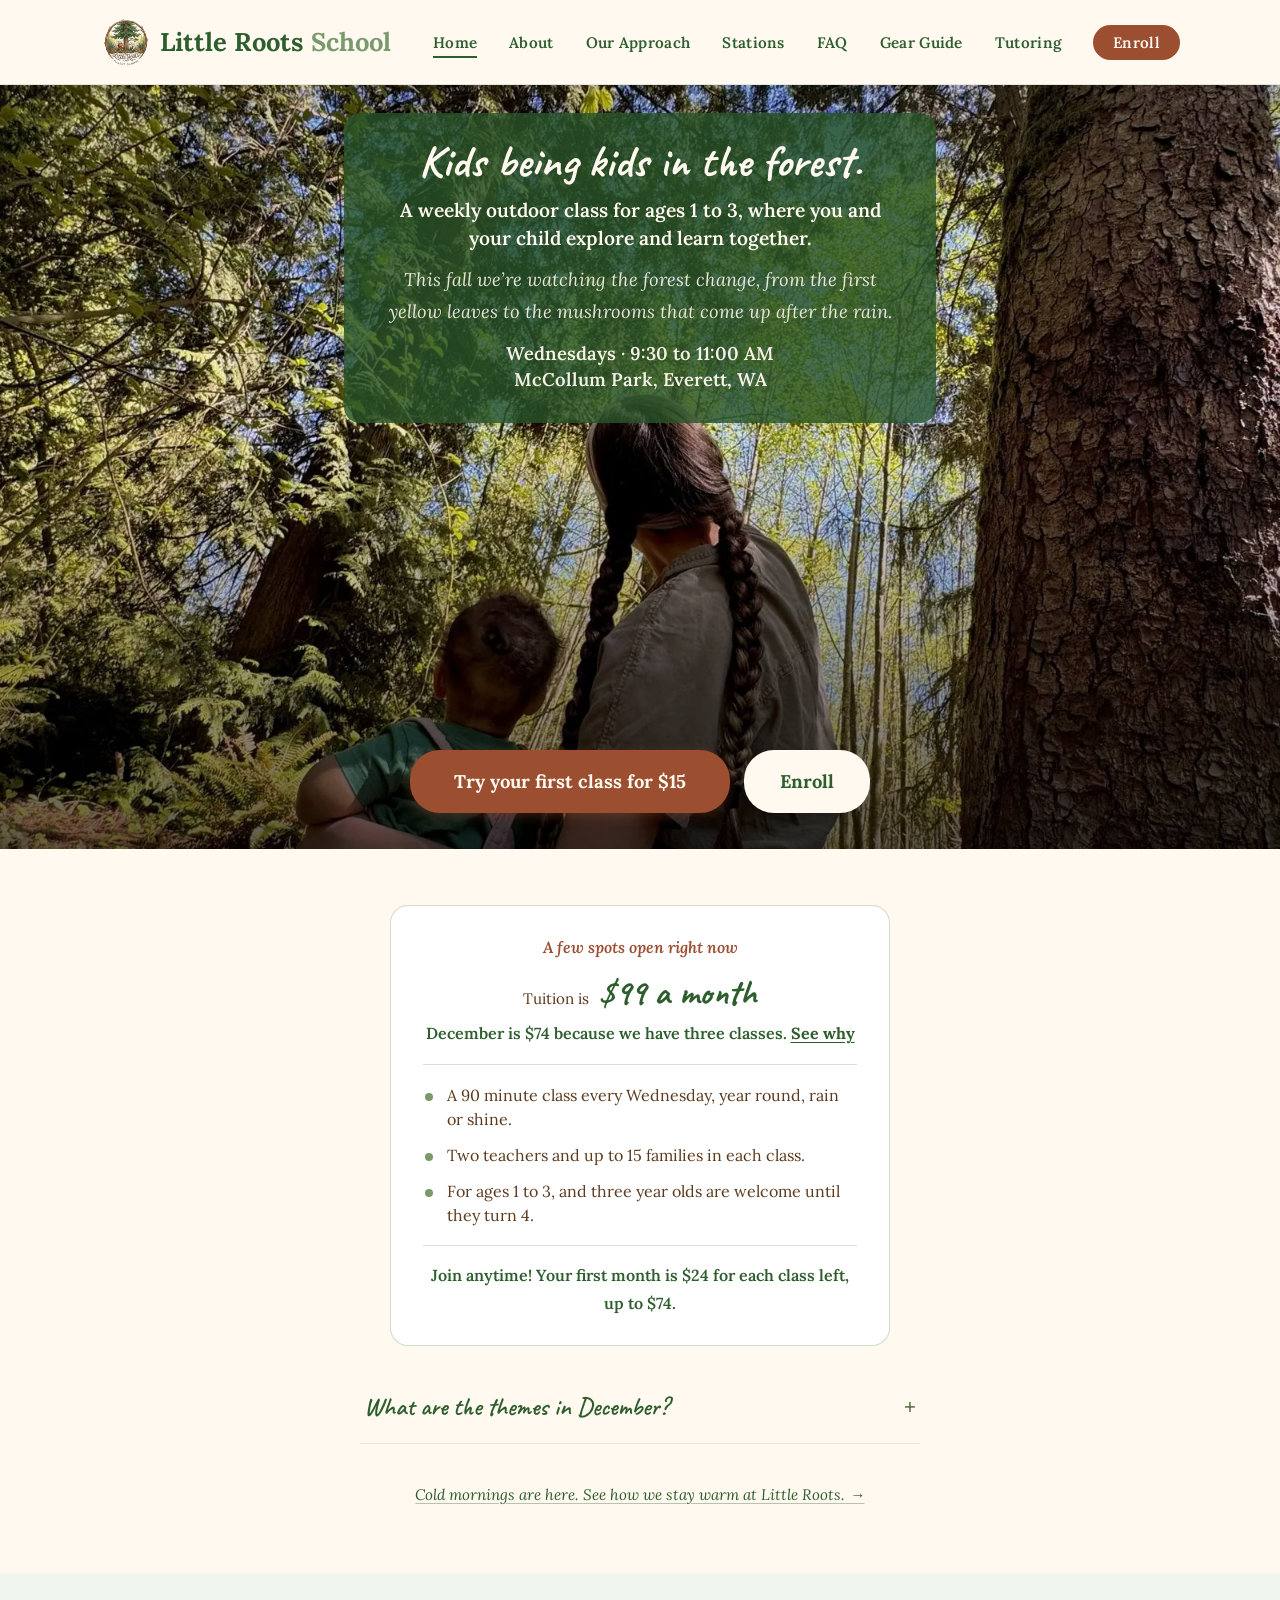
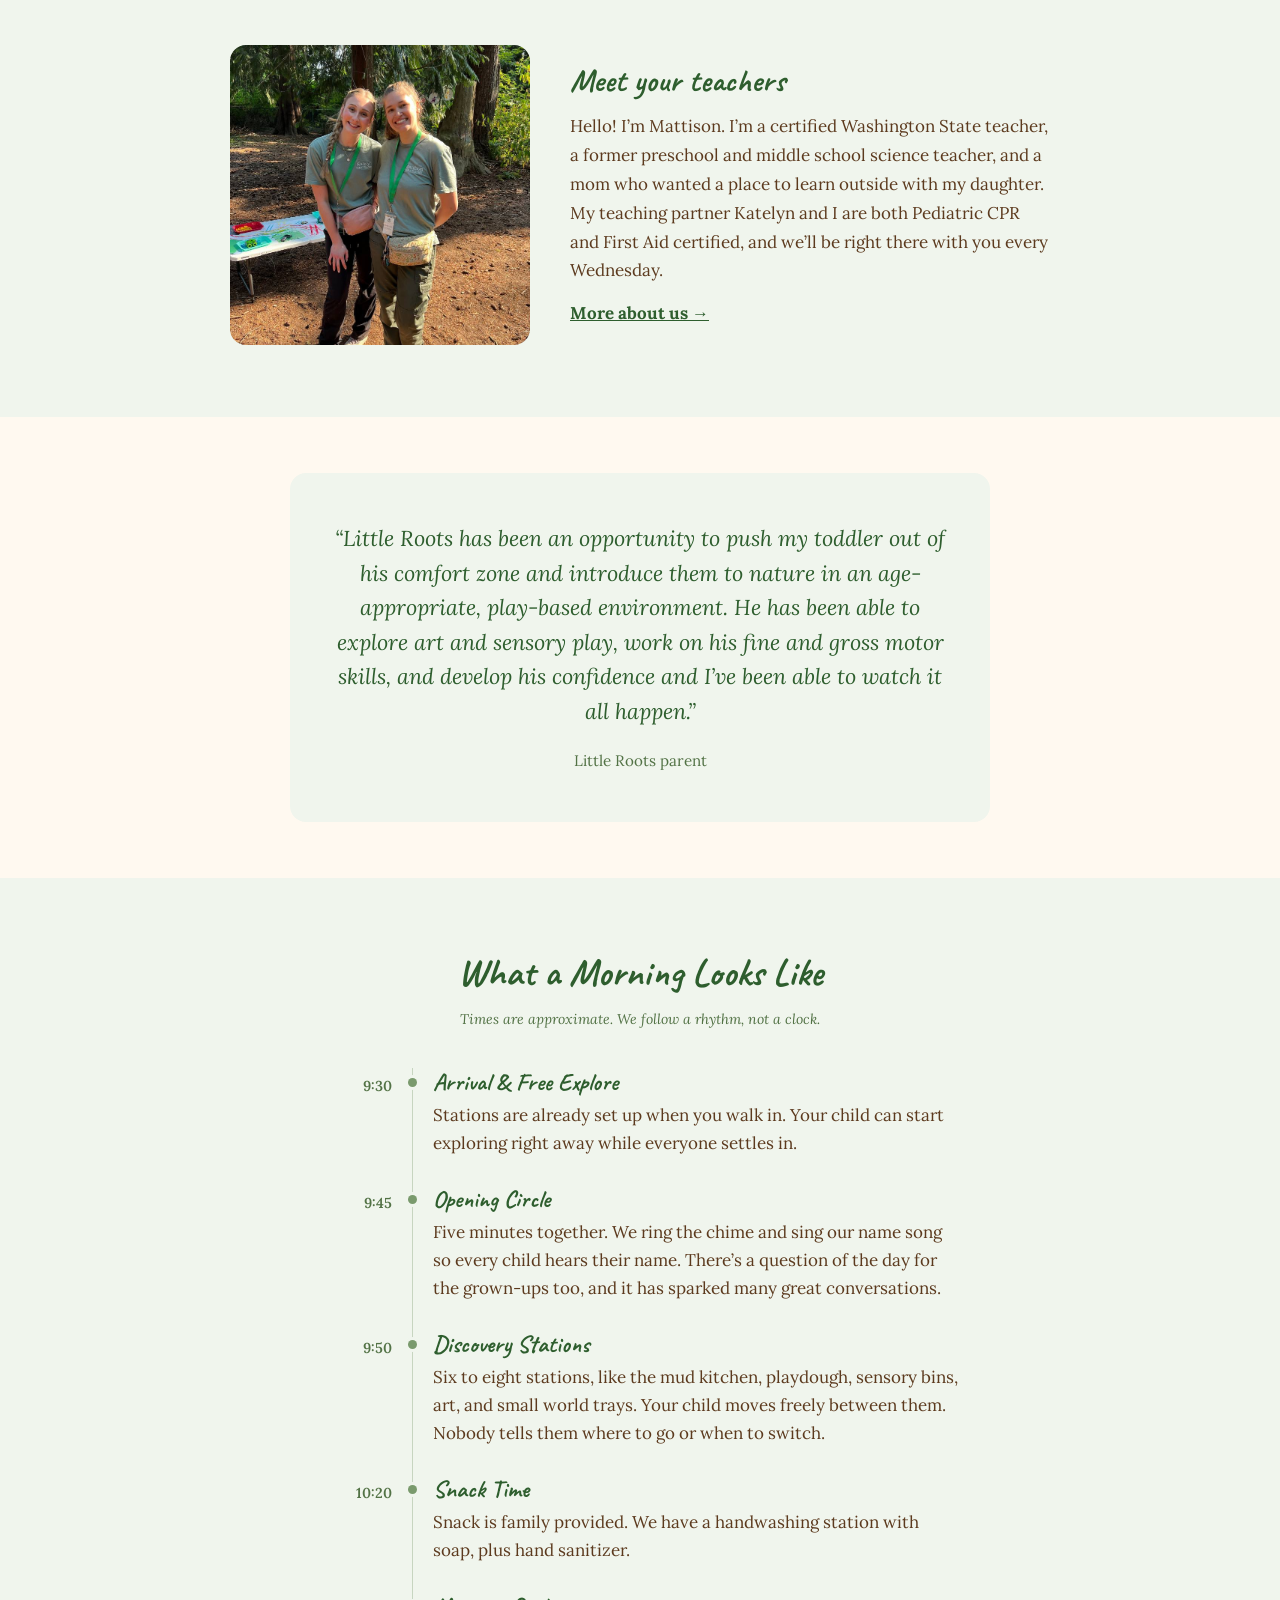
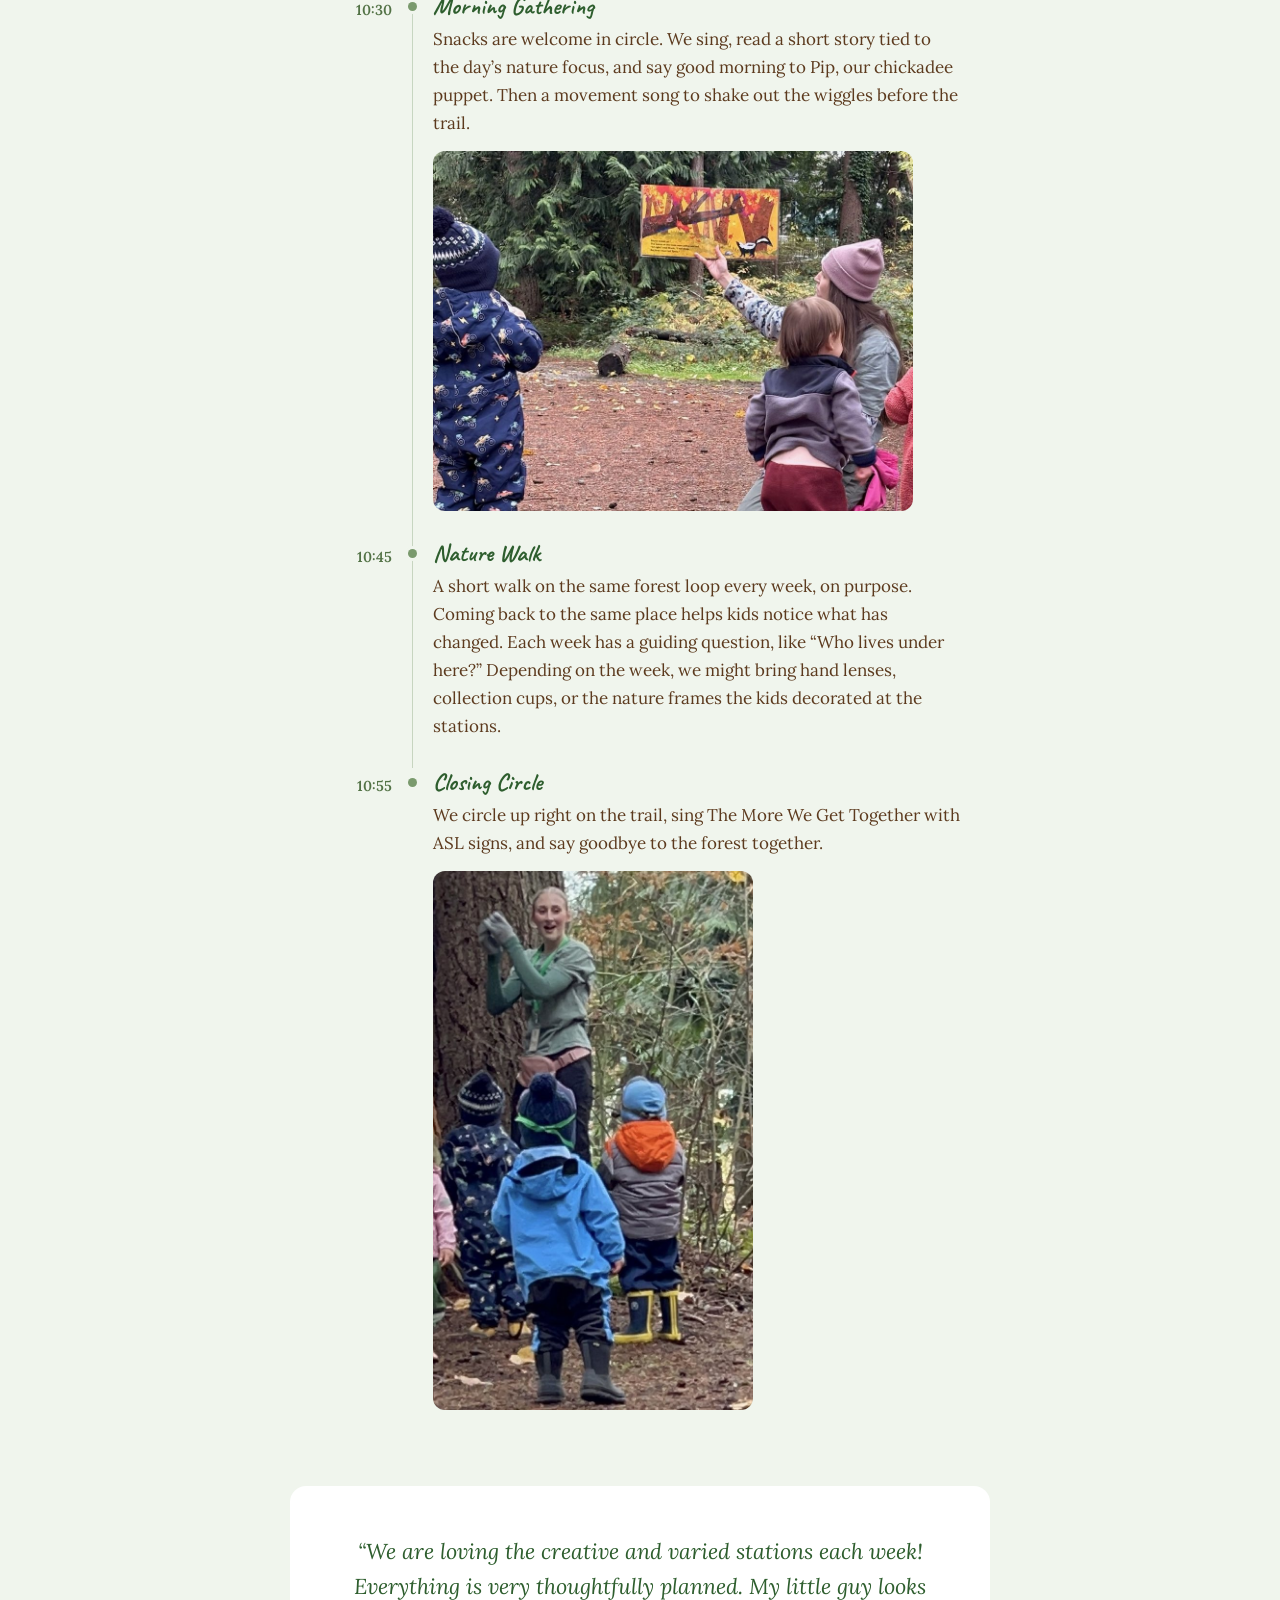
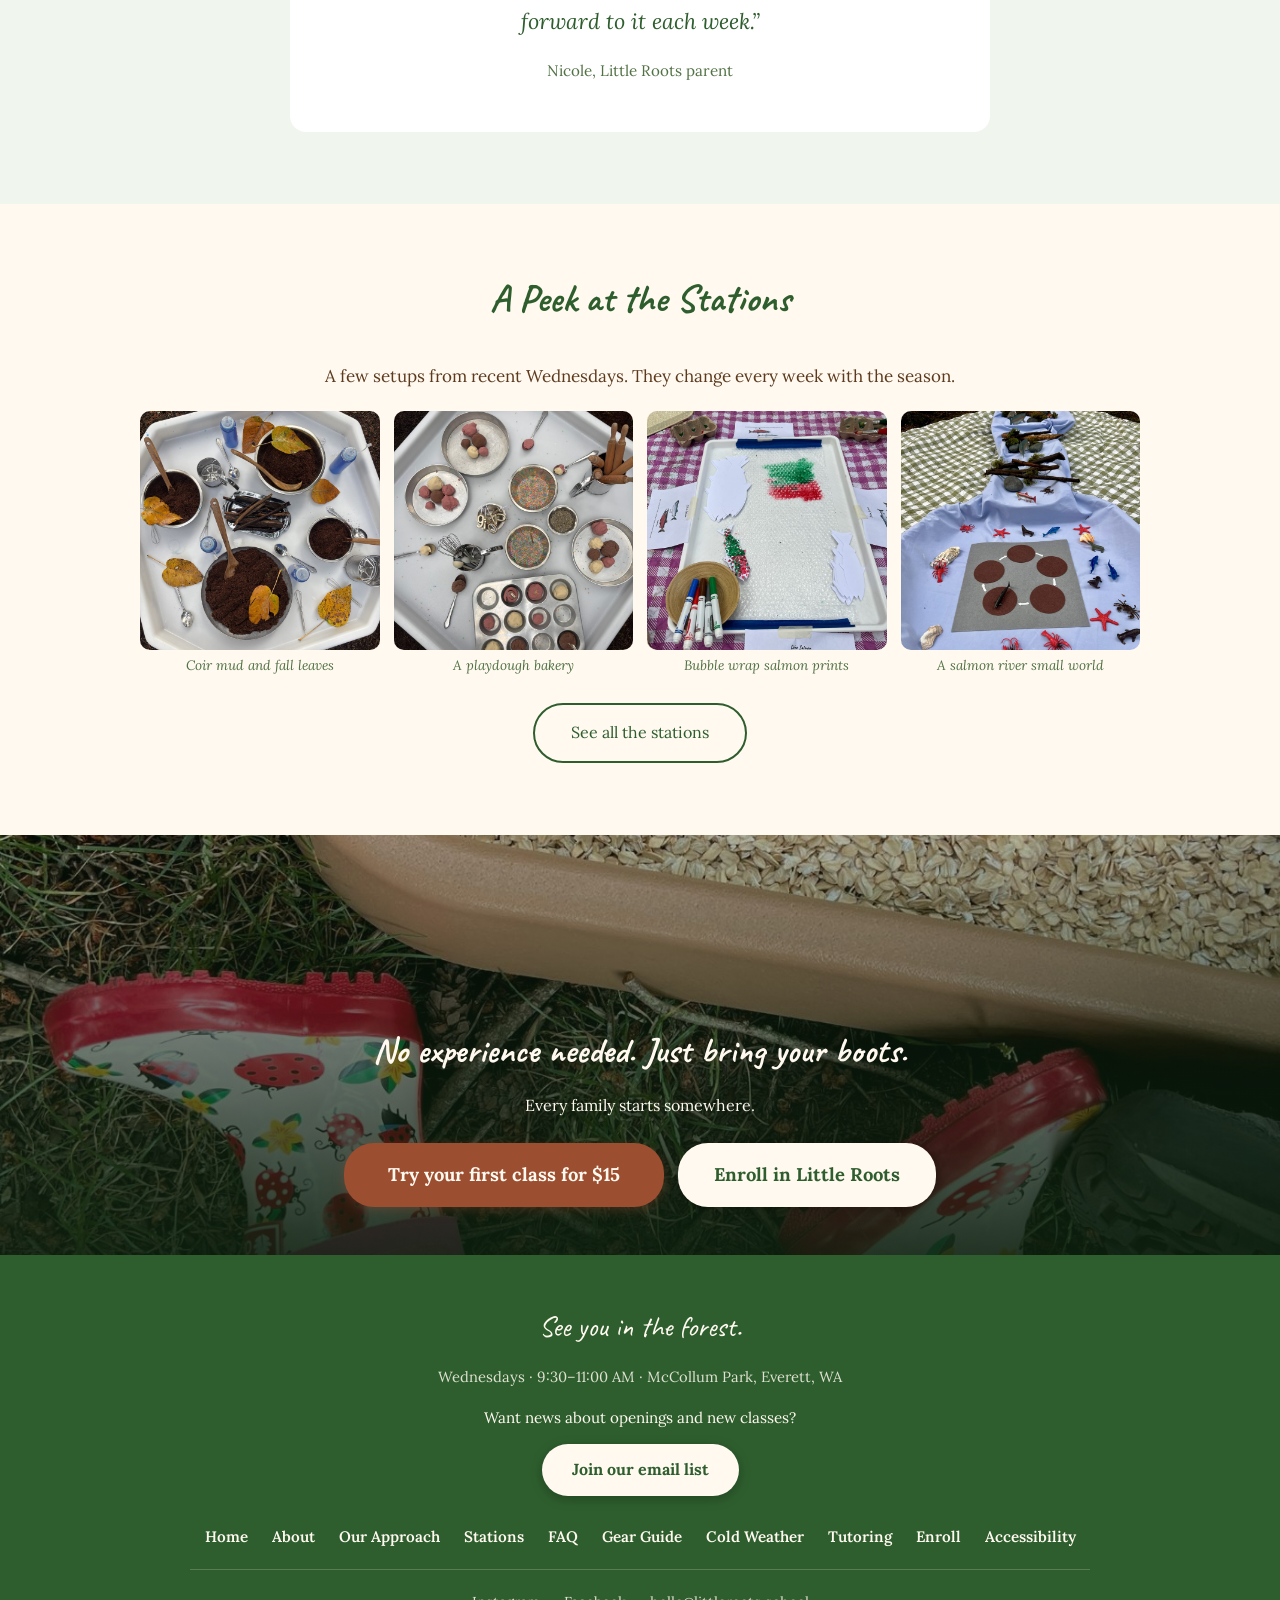
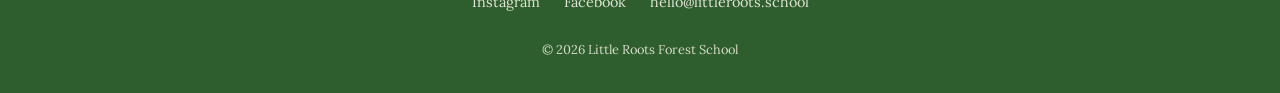
<file: index.html>
<!DOCTYPE html>
<html lang="en">
<head>
  <meta charset="UTF-8">
  <meta name="viewport" content="width=device-width, initial-scale=1.0">
  <title>Little Roots Forest School | Toddler Nature Classes in Everett, WA</title>
  <meta name="description" content="Forest school enrichment classes in Snohomish County for ages 1 to 3 and their parents and caregivers. We meet Wednesday mornings at McCollum Park in Everett, WA, rain or shine.">
  <meta property="og:title" content="Little Roots Forest School">
  <meta property="og:description" content="A weekly outdoor class for toddlers ages 1 to 3 and their parents and caregivers. Wednesday mornings at McCollum Park in Everett, WA, rain or shine.">
  <meta property="og:url" content="https://www.littleroots.school/">
  <meta property="og:type" content="website">
  <meta property="og:image" content="https://www.littleroots.school/images/link-preview.jpg">
  <meta property="og:image:width" content="1200">
  <meta property="og:image:height" content="630">
  <meta property="og:image:alt" content="A teacher and toddler painting a paper plate apple in the forest">
  <meta name="twitter:card" content="summary_large_image">
  <meta name="twitter:title" content="Little Roots Forest School">
  <meta name="twitter:description" content="A weekly outdoor class for toddlers ages 1 to 3 and their parents and caregivers. Wednesday mornings at McCollum Park in Everett, WA, rain or shine.">
  <meta name="twitter:image" content="https://www.littleroots.school/images/link-preview.jpg">
  <link rel="preconnect" href="https://fonts.googleapis.com">
  <link rel="preconnect" href="https://fonts.gstatic.com" crossorigin>
  <link href="https://fonts.googleapis.com/css2?family=Caveat:wght@400;700&family=Lora:ital,wght@0,400;0,600;0,700;1,400&display=swap" rel="stylesheet">
  <link rel="icon" type="image/x-icon" href="/favicon.ico">
  <link rel="icon" type="image/png" sizes="32x32" href="/favicon-32x32.png">
  <link rel="icon" type="image/png" sizes="16x16" href="/favicon-16x16.png">
  <link rel="apple-touch-icon" sizes="180x180" href="/apple-touch-icon.png">
  <link rel="stylesheet" href="css/style.css">
  <script type="application/ld+json">
  {
    "@context": "https://schema.org",
    "@type": ["LocalBusiness", "EducationalOrganization"],
    "name": "Little Roots Forest School",
    "alternateName": "Little Roots School",
    "description": "Parent and caregiver enrichment classes and forest school for ages 1 to 3. Toddlers and their parents and caregivers explore, play, and learn together outdoors every Wednesday morning at McCollum Park in Everett, WA, rain or shine.",
    "url": "https://www.littleroots.school/",
    "logo": "https://www.littleroots.school/images/logo.png",
    "image": "https://www.littleroots.school/images/link-preview.jpg",
    "email": "hello@littleroots.school",
    "priceRange": "$15 first class, $99 a month",
    "address": {
      "@type": "PostalAddress",
      "addressLocality": "Everett",
      "addressRegion": "WA",
      "addressCountry": "US"
    },
    "areaServed": [
      "Snohomish County, WA",
      "Everett, WA",
      "Mill Creek, WA",
      "Bothell, WA",
      "Lynnwood, WA",
      "Mukilteo, WA",
      "Edmonds, WA",
      "Snohomish, WA",
      "Lake Stevens, WA",
      "Marysville, WA"
    ],
    "openingHoursSpecification": {
      "@type": "OpeningHoursSpecification",
      "dayOfWeek": "Wednesday",
      "opens": "09:30",
      "closes": "11:00"
    },
    "audience": {
      "@type": "PeopleAudience",
      "suggestedMinAge": 1,
      "suggestedMaxAge": 3
    },
    "sameAs": [
      "https://www.instagram.com/littleroots.school",
      "https://www.facebook.com/share/18MWNXAKoz/"
    ]
  }
  </script>
</head>
<body>

  <a href="#main-content" class="skip-link">Skip to main content</a>

  <!-- Header -->
  <header class="site-header">
    <div class="container nav-wrapper">
      <a href="/" class="logo"><img src="images/logo.png" alt="Little Roots Forest School logo" class="logo-img">Little Roots <span>School</span></a>
      <a href="/register.html" class="header-enroll">Enroll</a>
      <button class="hamburger" aria-label="Toggle menu" aria-expanded="false">
        <span></span>
        <span></span>
        <span></span>
      </button>
      <nav aria-label="Main navigation">
        <ul class="nav-links">
          <li><a href="/" class="active" aria-current="page">Home</a></li>
          <li><a href="about.html">About</a></li>
          <li><a href="approach.html">Our Approach</a></li>
          <li><a href="stations.html">Stations</a></li>
          <li><a href="faq.html">FAQ</a></li>
          <li><a href="/recommended/">Gear Guide</a></li>
          <li><a href="/tutoring.html">Tutoring</a></li>
          <li><a href="register.html" class="nav-enroll">Enroll</a></li>
        </ul>
      </nav>
    </div>
  </header>

  <main id="main-content">

  <!-- Hero -->
  <section class="hero hero--photo">
    <picture>
      <source media="(max-width: 700px)" type="image/webp" srcset="images/Hero-sm.webp">
      <source media="(max-width: 700px)" type="image/jpeg" srcset="images/Hero-sm.jpg">
      <source type="image/webp" srcset="images/Hero.webp">
      <img src="images/Hero.jpg" alt="Parent and toddler sitting on a mossy log beneath tall trees, looking up at the forest canopy" class="hero-img" width="1600" height="2000" fetchpriority="high">
    </picture>
    <div class="hero-overlay"></div>
    <div class="container">
      <div class="hero-text-block">
        <h1>Kids being kids in the forest.</h1>
        <p class="hero-what">A weekly outdoor class for ages 1 to 3, where you and your child explore and learn together.</p>
        <p class="subtitle">This fall we&rsquo;re watching the forest change, from the first yellow leaves to the mushrooms that come up after the rain.</p>
        <div class="summer-details">
          <p class="summer-info">Wednesdays &middot; 9:30 to 11:00 AM<br>McCollum Park, Everett, WA</p>
        </div>
      </div>
      <div class="hero-buttons">
        <a href="https://form.jotform.com/261978581507066" class="btn btn-rust" target="_blank" rel="noopener noreferrer">Try your first class for $15<span class="sr-only"> (opens in new tab)</span></a>
        <a href="register.html" class="btn btn-light">Enroll</a>
      </div>
    </div>
  </section>

  <!-- Pricing -->
  <section class="section pricing-section">
    <div class="container">
      <div class="pricing-block">
        <p class="price-note price-note--group">A few spots open right now</p>
        <div class="price-row">
          <span>Tuition is</span>
          <span class="price-amount">$99 a month</span>
        </div>
        <p class="price-note price-note--december">December is $74 because we have three classes. <a href="register.html#december">See why<span class="sr-only"> December is $74</span></a></p>
        <ul class="price-facts">
          <li>A 90 minute class every Wednesday, year round, rain or shine.</li>
          <li>Two teachers and up to 15 families in each class.</li>
          <li>For ages 1 to 3, and three year olds are welcome until they turn 4.</li>
        </ul>
        <p class="price-note price-note--join">Join anytime! Your first month is $24 for each class left, up to $74.</p>
      </div>
      <details class="faq-item register-themes">
        <summary class="faq-question">What are the themes in December?</summary>
        <div class="faq-answer">
          <ul class="theme-list">
            <li><strong>Dec 2</strong><span>Preparing for Winter</span></li>
            <li><strong>Dec 9</strong><span>Beavers, with a visit from our neighbors at the Northwest Stream Center</span></li>
            <li><strong>Dec 16</strong><span>Solstice and owls, our last morning before winter break</span></li>
            <li><strong>Dec 23, 30</strong><span>Winter break, no class<small class="theme-note">We&rsquo;re back in the forest on January 6.</small></span></li>
          </ul>
          <p class="theme-trial">Pick a week your child would love and <a href="register.html#trial">try your first class for $15<span class="sr-only"> (details on the Enroll page)</span></a>.</p>
        </div>
      </details>
      <!-- Seasonal note: shows each year from data-start through data-end (month-day) -->
      <div class="season-note" data-start="10-01" data-end="03-31" hidden>
        <a href="/cold-weather">Cold mornings are here. See how we stay warm at Little Roots. <span aria-hidden="true">&rarr;</span></a>
      </div>
      <script>
        document.querySelectorAll('.season-note').forEach(function (note) {
          var now = new Date();
          var today = (now.getMonth() + 1) * 100 + now.getDate();
          var start = parseInt(note.dataset.start.replace('-', ''), 10);
          var end = parseInt(note.dataset.end.replace('-', ''), 10);
          // when the season wraps past New Year (like October to March), show before the end date or after the start date
          note.hidden = start <= end ? (today < start || today > end) : (today < start && today > end);
        });
      </script>
    </div>
  </section>

  <!-- Meet Your Teacher -->
  <section class="section section--alt">
    <div class="container">
      <div class="home-teacher">
        <img src="images/teachers-together.jpg" alt="Katelyn and Mattison smiling side by side in matching Forest Teacher shirts at a Little Roots class" class="home-teacher-photo" width="800" height="1067" loading="lazy">
        <div class="home-teacher-text">
          <h2>Meet your teachers</h2>
          <p>Hello! I&rsquo;m Mattison. I&rsquo;m a certified Washington State teacher, a former preschool and middle school science teacher, and a mom who wanted a place to learn outside with my daughter. My teaching partner Katelyn and I are both Pediatric CPR and First Aid certified, and we&rsquo;ll be right there with you every Wednesday.</p>
          <a href="about.html" class="home-teacher-link">More about us &rarr;</a>
        </div>
      </div>
    </div>
  </section>

  <!-- Testimonial -->
  <section class="testimonial-section">
    <div class="container">
      <blockquote class="testimonial">
        <p class="testimonial-quote">&ldquo;Little Roots has been an opportunity to push my toddler out of his comfort zone and introduce them to nature in an age-appropriate, play-based environment. He has been able to explore art and sensory play, work on his fine and gross motor skills, and develop his confidence and I&rsquo;ve been able to watch it all happen.&rdquo;</p>
        <footer class="testimonial-attribution">Little Roots parent</footer>
      </blockquote>
    </div>
  </section>

  <!-- What a Morning Looks Like -->
  <section class="section section--alt" id="morning">
    <div class="container">
      <h2 class="section-title">What a Morning Looks Like</h2>
      <p class="schedule-note">Times are approximate. We follow a rhythm, not a clock.</p>
      <div class="timeline">

        <div class="tl-item">
          <div class="tl-time">9:30</div>
          <div class="tl-body">
            <h3>Arrival &amp; Free Explore</h3>
            <p>Stations are already set up when you walk in. Your child can start exploring right away while everyone settles in.</p>
          </div>
        </div>

        <div class="tl-item">
          <div class="tl-time">9:45</div>
          <div class="tl-body">
            <h3>Opening Circle</h3>
            <p>Five minutes together. We ring the chime and sing our name song so every child hears their name. There&rsquo;s a question of the day for the grown-ups too, and it has sparked many great conversations.</p>
          </div>
        </div>

        <div class="tl-item">
          <div class="tl-time">9:50</div>
          <div class="tl-body">
            <h3>Discovery Stations</h3>
            <p>Six to eight stations, like the mud kitchen, playdough, sensory bins, art, and small world trays. Your child moves freely between them. Nobody tells them where to go or when to switch.</p>
          </div>
        </div>

        <div class="tl-item">
          <div class="tl-time">10:20</div>
          <div class="tl-body">
            <h3>Snack Time</h3>
            <p>Snack is family provided. We have a handwashing station with soap, plus hand sanitizer.</p>
          </div>
        </div>

        <div class="tl-item">
          <div class="tl-time">10:30</div>
          <div class="tl-body">
            <h3>Morning Gathering</h3>
            <p>Snacks are welcome in circle. We sing, read a short story tied to the day&rsquo;s nature focus, and say good morning to Pip, our chickadee puppet. Then a movement song to shake out the wiggles before the trail.</p>
            <img src="images/morning-gathering-story.jpg" alt="A teacher kneeling in the forest, holding up a fall picture book with a skunk on the page while toddlers in rain gear watch" class="tl-photo tl-photo--wide" width="1000" height="750" loading="lazy">
          </div>
        </div>

        <div class="tl-item">
          <div class="tl-time">10:45</div>
          <div class="tl-body">
            <h3>Nature Walk</h3>
            <p>A short walk on the same forest loop every week, on purpose. Coming back to the same place helps kids notice what has changed. Each week has a guiding question, like &ldquo;Who lives under here?&rdquo; Depending on the week, we might bring hand lenses, collection cups, or the nature frames the kids decorated at the stations.</p>
          </div>
        </div>

        <div class="tl-item">
          <div class="tl-time">10:55</div>
          <div class="tl-body">
            <h3>Closing Circle</h3>
            <p>We circle up right on the trail, sing The More We Get Together with ASL signs, and say goodbye to the forest together.</p>
            <img src="images/trail-pip.jpg" alt="Toddlers in rain jackets, hats, and rain boots on a forest trail, staring up at a teacher" class="tl-photo" width="661" height="1115" loading="lazy">
          </div>
        </div>

      </div>

      <blockquote class="testimonial testimonial--inline">
        <p class="testimonial-quote">&ldquo;We are loving the creative and varied stations each week! Everything is very thoughtfully planned. My little guy looks forward to it each week.&rdquo;</p>
        <footer class="testimonial-attribution">Nicole, Little Roots parent</footer>
      </blockquote>

    </div>
  </section>

  <!-- Station preview -->
  <section class="section">
    <div class="container">
      <h2 class="section-title">A Peek at the Stations</h2>
      <div class="station-preview station-preview--wide">
        <div class="approach-intro">
          <p>A few setups from recent Wednesdays. They change every week with the season.</p>
        </div>
        <div class="belief-photo-row belief-photo-row--two belief-photo-row--four">
          <figure>
            <img src="images/station-mud-kitchen-coir-leaves.jpg" alt="A mud kitchen tray with bowls of coconut coir, wooden spoons, sticks, squeeze bottles of blue water, and yellow fall leaves" width="800" height="800" loading="lazy">
            <figcaption>Coir mud and fall leaves</figcaption>
          </figure>
          <figure>
            <img src="images/station-playdough-bakery.jpg" alt="A playdough bakery tray with pink, brown, and vanilla dough, cake pans, a muffin tin, rolling pins, sprinkles, and number candles" width="800" height="800" loading="lazy">
            <figcaption>A playdough bakery</figcaption>
          </figure>
          <figure>
            <img src="images/station-art-salmon-prints.jpg" alt="A tray of bubble wrap with red and green paint for printing paper salmon, next to coho salmon picture cards" width="800" height="800" loading="lazy">
            <figcaption>Bubble wrap salmon prints</figcaption>
          </figure>
          <figure>
            <img src="images/station-nature-salmon-river.jpg" alt="A salmon river small world made from a blue cloth, with sticks, moss, stones, toy salmon, and sea animals around a felt life cycle board" width="800" height="800" loading="lazy">
            <figcaption>A salmon river small world</figcaption>
          </figure>
        </div>
        <a href="stations.html" class="btn btn-outline">See all the stations</a>
      </div>
    </div>
  </section>

  <!-- Crown Celebration Teaser -->
  <section class="crown-callout crown-photo-section">
    <picture>
      <source media="(max-width: 700px)" srcset="images/boots-banner-sm.jpg">
      <img src="images/boots-banner.jpg" alt="Toddler in ladybug rain boots sitting next to a sensory bin of oats with spoons and cups" class="crown-bg-img" aria-hidden="true" loading="lazy">
    </picture>
    <div class="crown-photo-overlay"></div>
    <div class="container">
      <div class="crown-callout-content">
        <h2 class="section-title">No experience needed. Just bring your boots.</h2>
        <p>Every family starts somewhere.</p>
        <div class="hero-buttons">
          <a href="https://form.jotform.com/261978581507066" class="btn btn-rust" target="_blank" rel="noopener noreferrer">Try your first class for $15<span class="sr-only"> (opens in new tab)</span></a>
          <a class="btn btn-light" href="register.html">Enroll in Little Roots</a>
        </div>
      </div>
    </div>
  </section>

  </main>

  <!-- Footer -->
  <footer class="site-footer">
    <div class="container">
      <p class="footer-tagline">See you in the forest.</p>
      <p class="footer-details">Wednesdays &middot; 9:30&ndash;11:00 AM &middot; McCollum Park, Everett, WA</p>
      <div class="footer-signup">
        <p>Want news about openings and new classes?</p>
        <a href="https://form.jotform.com/262151832764054" class="btn btn-light" target="_blank" rel="noopener">Join our email list<span class="sr-only"> (opens in new tab)</span></a>
      </div>
      <nav class="footer-nav" aria-label="Footer navigation">
        <a href="/">Home</a>
        <a href="/about.html">About</a>
        <a href="/approach.html">Our Approach</a>
        <a href="/stations.html">Stations</a>
        <a href="/faq.html">FAQ</a>
        <a href="/recommended/">Gear Guide</a>
        <a href="/cold-weather">Cold Weather</a>
        <a href="/tutoring.html">Tutoring</a>
        <a href="/register.html">Enroll</a>
        <a href="/accessibility.html">Accessibility</a>
      </nav>
      <div class="footer-links">
        <a href="https://www.instagram.com/littleroots.school?igsh=dWMxcGVlbmdjeDEy&amp;utm_source=qr" target="_blank" rel="noopener">Instagram <span class="sr-only">(opens in new tab)</span></a>
        <a href="https://www.facebook.com/share/18MWNXAKoz/?mibextid=wwXIfr" target="_blank" rel="noopener">Facebook <span class="sr-only">(opens in new tab)</span></a>
        <a href="mailto:hello@littleroots.school">hello@littleroots.school</a>
      </div>
      <p class="footer-copy">&copy; 2026 Little Roots Forest School</p>
    </div>
  </footer>

  <a href="#" class="back-to-top" aria-label="Back to top">
    <svg viewBox="0 0 24 24" width="22" height="22" aria-hidden="true"><path d="M12 19V5M5 12l7-7 7 7" fill="none" stroke="currentColor" stroke-width="2.5" stroke-linecap="round" stroke-linejoin="round"/></svg>
  </a>

  <script>
    const hamburger = document.querySelector('.hamburger');
    const navLinks = document.querySelector('.nav-links');

    hamburger.addEventListener('click', () => {
      const isOpen = navLinks.classList.toggle('open');
      hamburger.classList.toggle('active');
      hamburger.setAttribute('aria-expanded', isOpen);
    });

    // Back to top button: shows after scrolling down a ways
    const backToTop = document.querySelector('.back-to-top');
    window.addEventListener('scroll', () => {
      backToTop.classList.toggle('visible', window.scrollY > window.innerHeight * 1.5);
    }, { passive: true });
    backToTop.addEventListener('click', (e) => {
      e.preventDefault();
      window.scrollTo({ top: 0, behavior: 'smooth' });
    });
  </script>

</body>
</html>
</file>
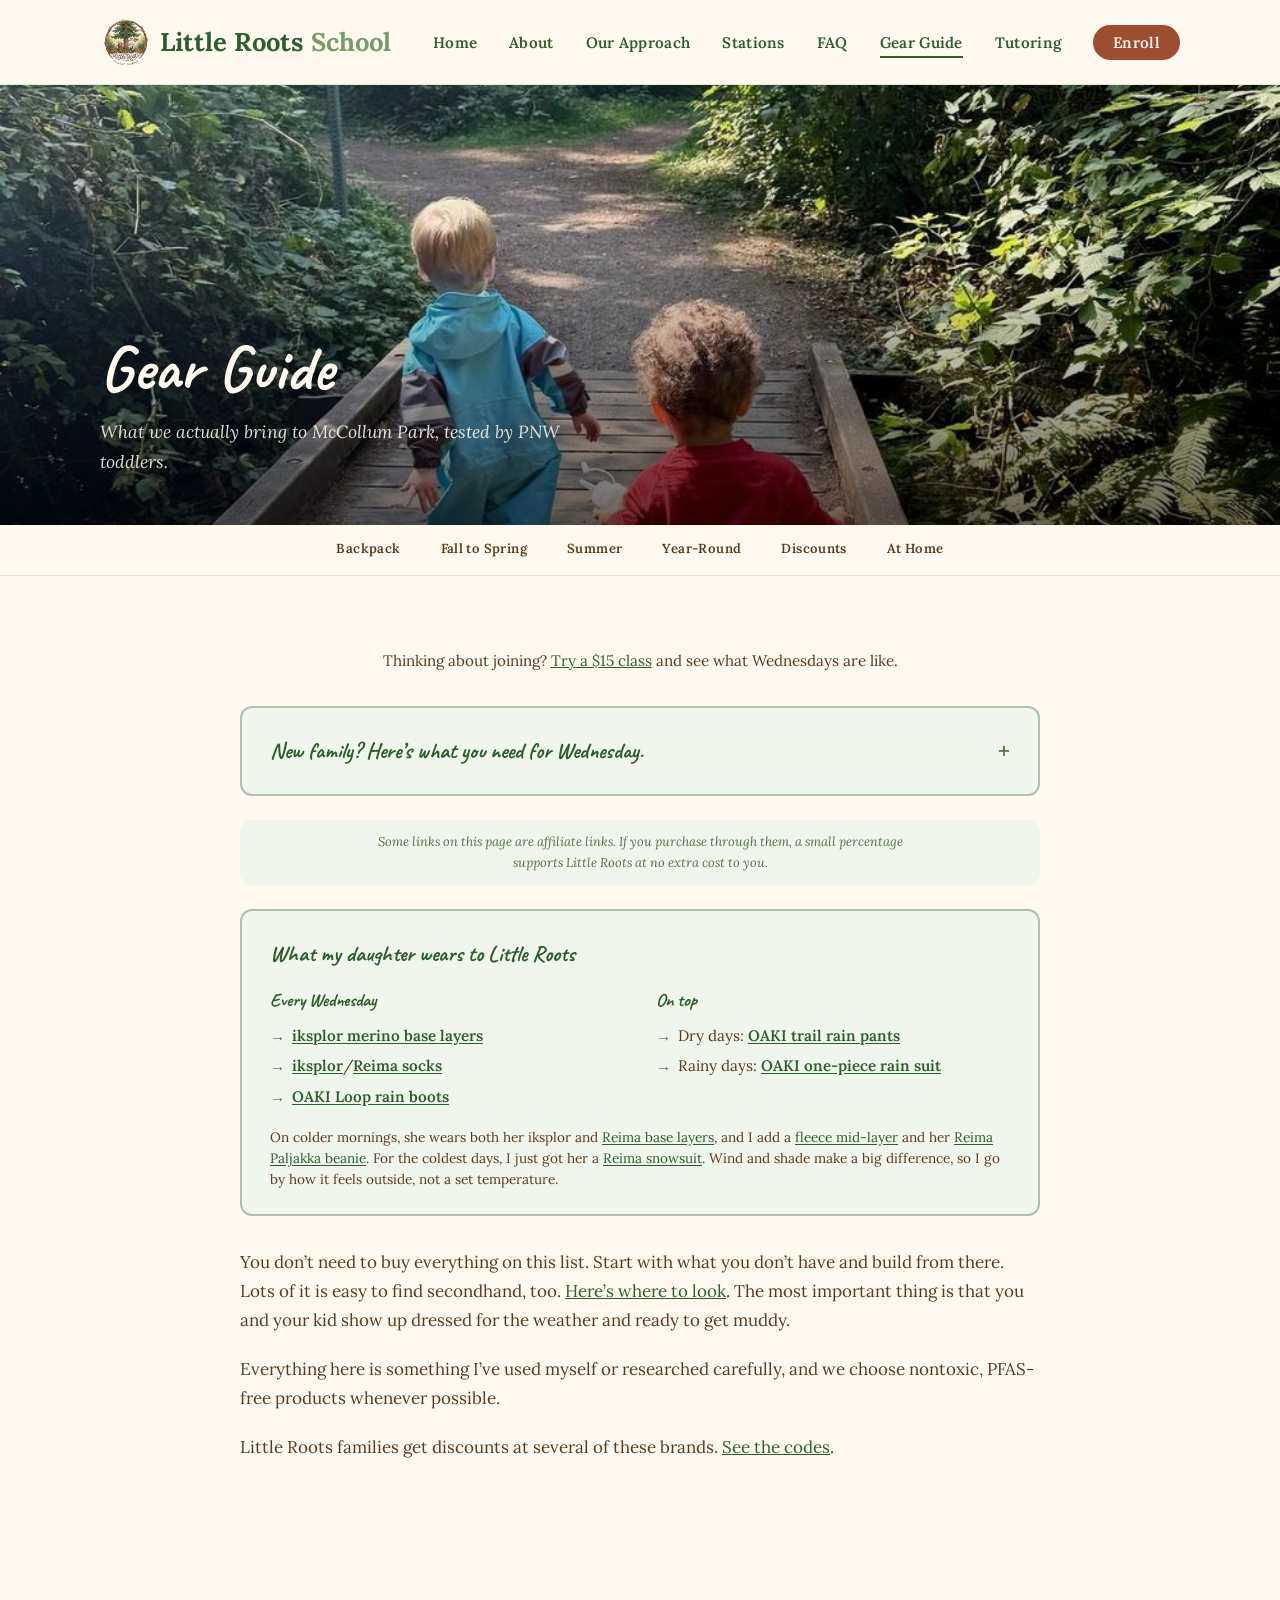
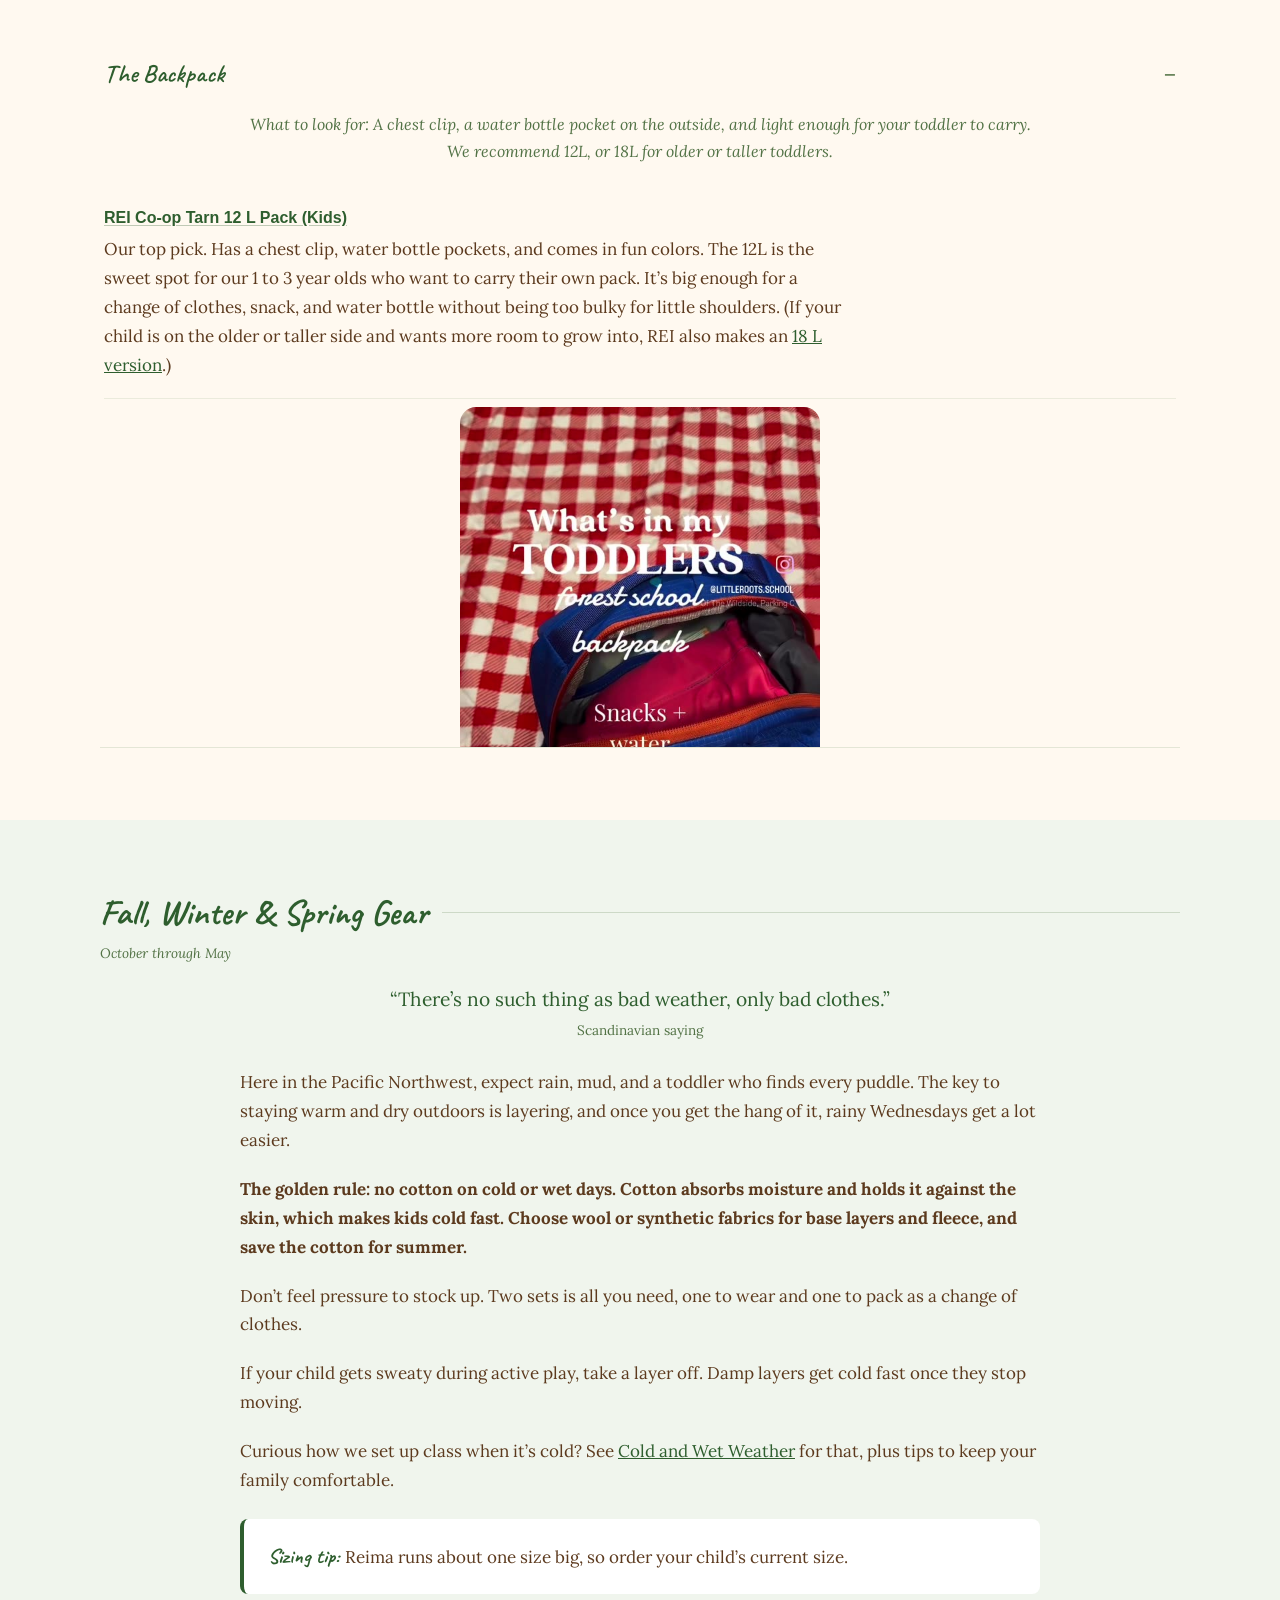
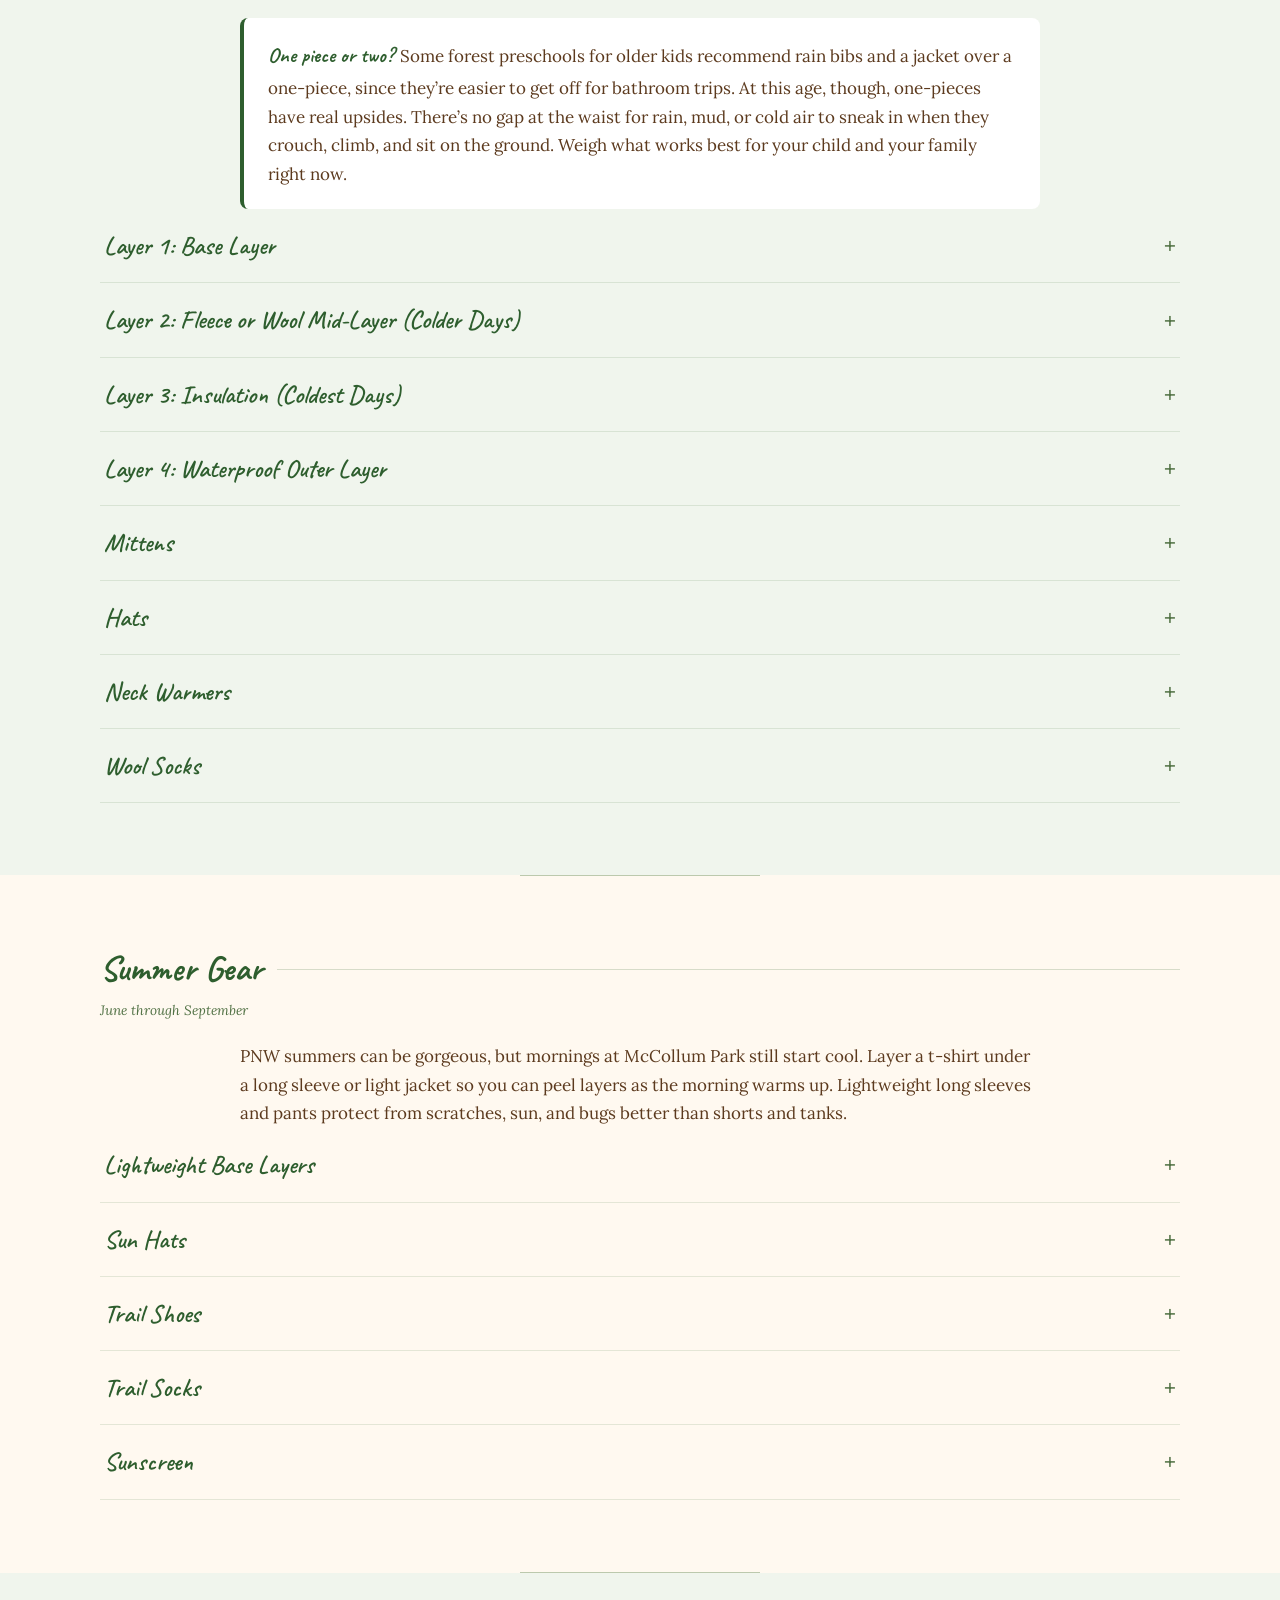
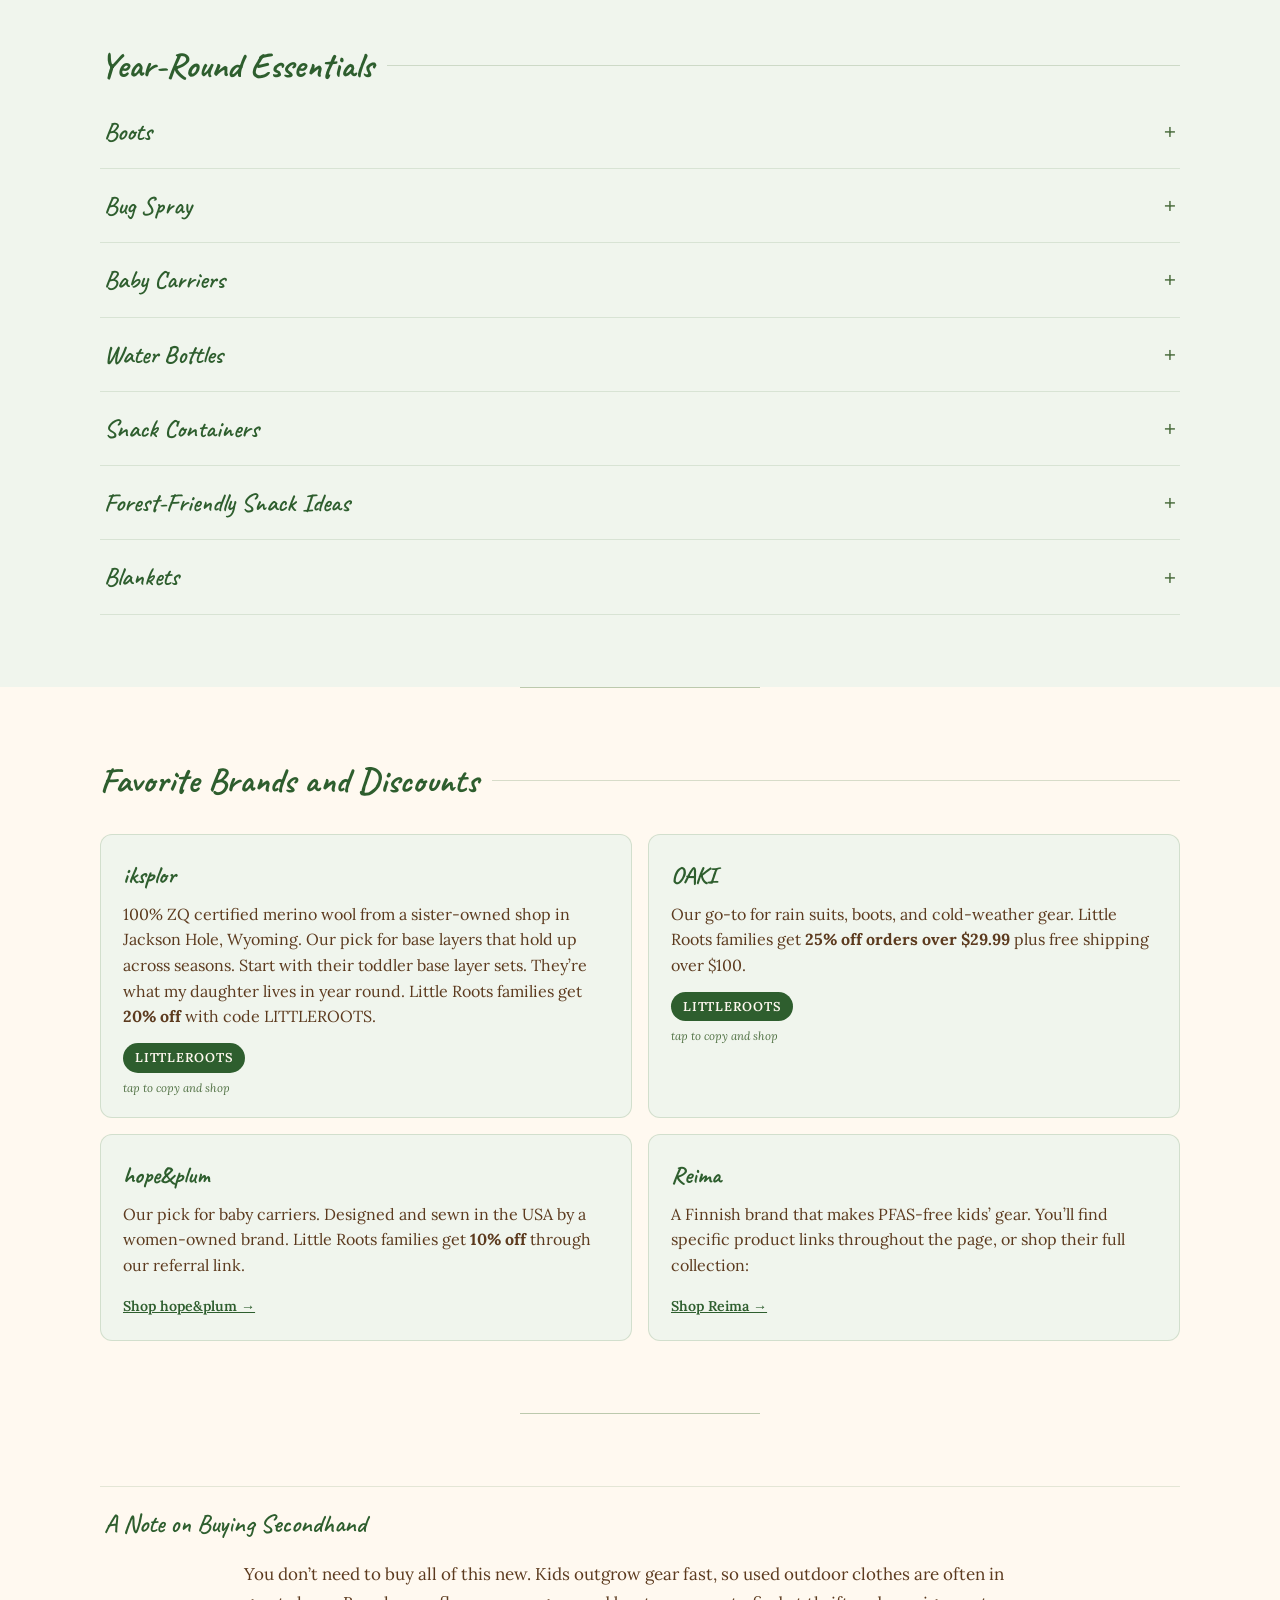
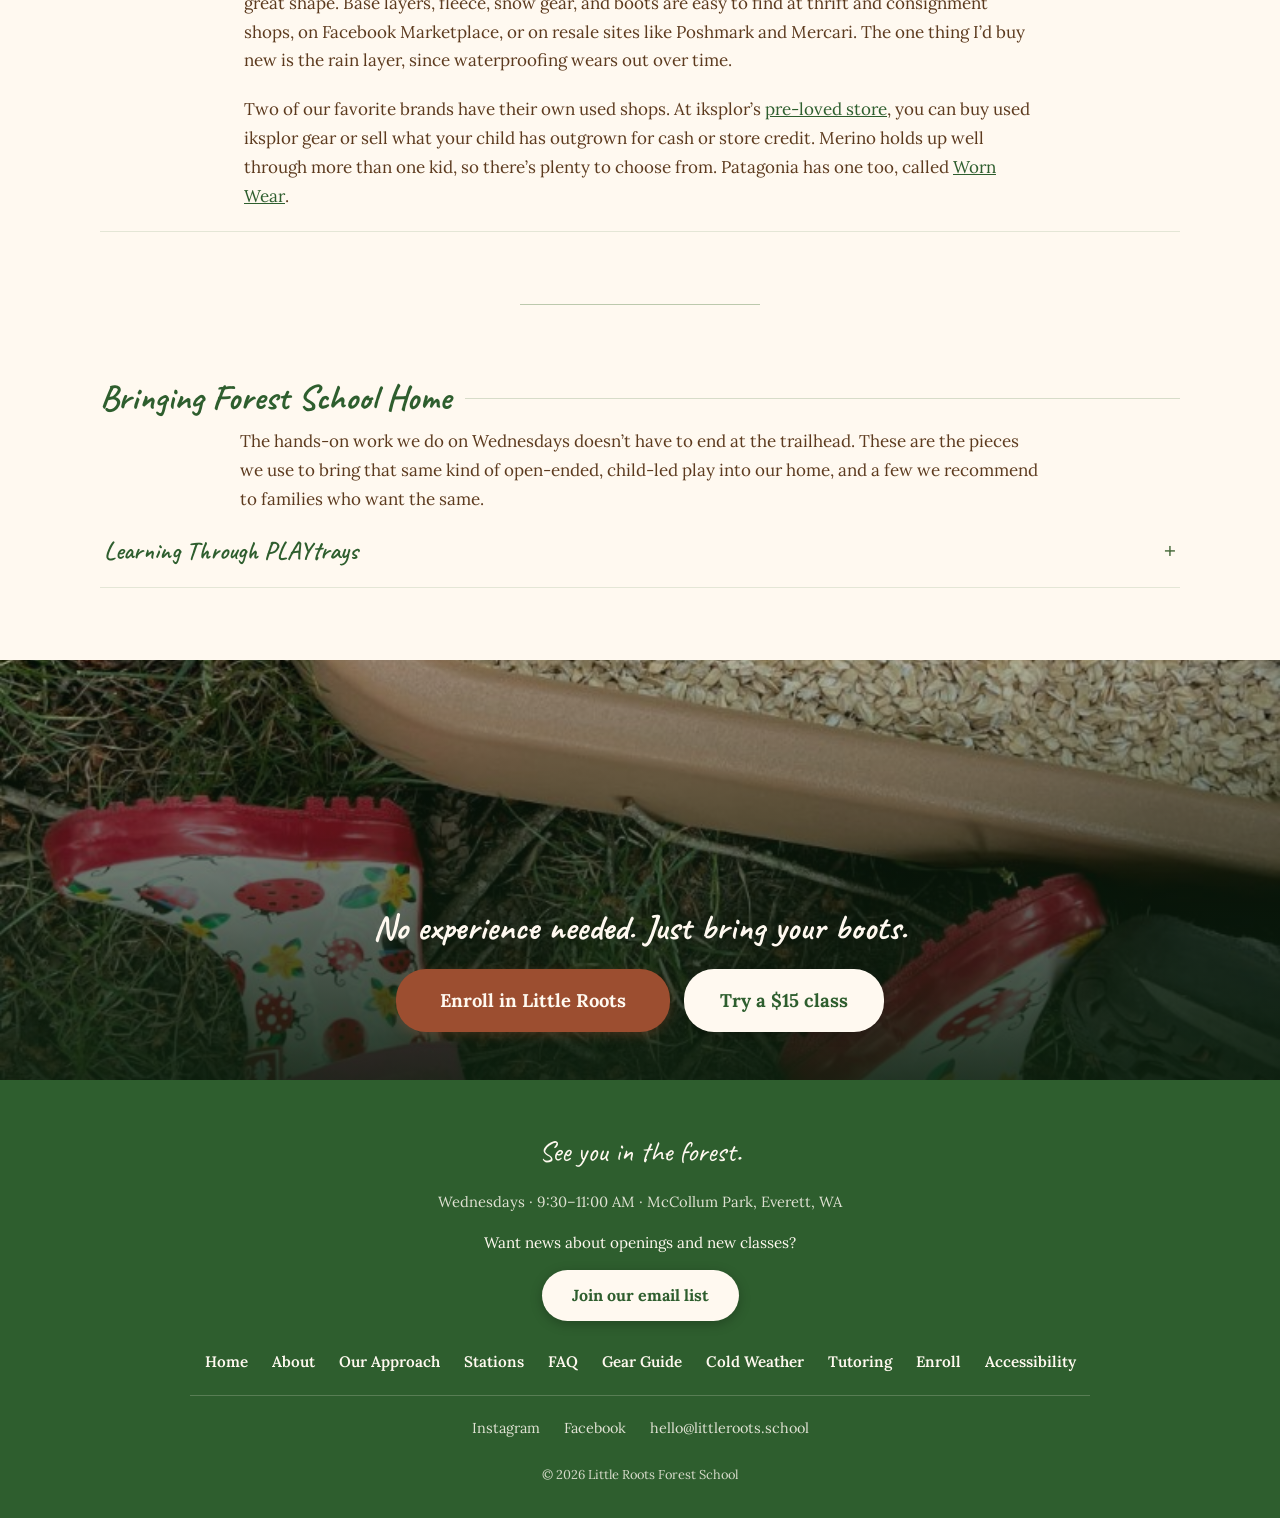
<file: recommended/index.html>
<!DOCTYPE html>
<html lang="en">
<head>
  <meta charset="UTF-8">
  <meta name="viewport" content="width=device-width, initial-scale=1.0">
  <title>Gear Guide | Little Roots Forest School</title>
  <meta name="description" content="A toddler gear guide for parents and caregivers: the rain suits, boots, and layers we use at forest school in Everett and the rainy PNW.">
  <meta property="og:title" content="Gear Guide | Little Roots Forest School">
  <meta property="og:description" content="A toddler gear guide for parents and caregivers: the rain suits, boots, and layers we use at forest school in Everett and the rainy PNW.">
  <meta property="og:url" content="https://www.littleroots.school/recommended/">
  <meta property="og:type" content="website">
  <meta property="og:image" content="https://www.littleroots.school/images/gear-link-preview.jpg">
  <meta property="og:image:width" content="1200">
  <meta property="og:image:height" content="630">
  <meta property="og:image:alt" content="Two toddlers in rain gear and boots walking across a wooden bridge on a forest trail">
  <meta name="twitter:card" content="summary_large_image">
  <meta name="twitter:title" content="Gear Guide | Little Roots Forest School">
  <meta name="twitter:description" content="A toddler gear guide for parents and caregivers: the rain suits, boots, and layers we use at forest school in Everett and the rainy PNW.">
  <meta name="twitter:image" content="https://www.littleroots.school/images/gear-link-preview.jpg">
  <link rel="preconnect" href="https://fonts.googleapis.com">
  <link rel="preconnect" href="https://fonts.gstatic.com" crossorigin>
  <link href="https://fonts.googleapis.com/css2?family=Caveat:wght@400;700&family=Lora:ital,wght@0,400;0,600;0,700;1,400&display=swap" rel="stylesheet">
  <link rel="icon" type="image/x-icon" href="/favicon.ico">
  <link rel="icon" type="image/png" sizes="32x32" href="/favicon-32x32.png">
  <link rel="icon" type="image/png" sizes="16x16" href="/favicon-16x16.png">
  <link rel="apple-touch-icon" sizes="180x180" href="/apple-touch-icon.png">
  <link rel="stylesheet" href="../css/style.css">
</head>
<body class="page-recommended">

  <a href="#main-content" class="skip-link">Skip to main content</a>

  <header class="site-header">
    <div class="container nav-wrapper">
      <a href="/" class="logo"><img src="../images/logo.png" alt="Little Roots Forest School logo" class="logo-img">Little Roots <span>School</span></a>
      <a href="/register.html" class="header-enroll">Enroll</a>
      <button class="hamburger" aria-label="Toggle menu" aria-expanded="false">
        <span></span>
        <span></span>
        <span></span>
      </button>
      <nav aria-label="Main navigation">
        <ul class="nav-links">
          <li><a href="/">Home</a></li>
          <li><a href="/about.html">About</a></li>
          <li><a href="/approach.html">Our Approach</a></li>
          <li><a href="/stations.html">Stations</a></li>
          <li><a href="/faq.html">FAQ</a></li>
          <li><a href="/recommended/" class="active" aria-current="page">Gear Guide</a></li>
          <li><a href="/tutoring.html">Tutoring</a></li>
          <li><a href="/register.html" class="nav-enroll">Enroll</a></li>
        </ul>
      </nav>
    </div>
  </header>

  <main id="main-content">

  <!-- Hero -->
  <section class="gear-hero">
    <picture>
      <source media="(max-width: 700px)" srcset="../images/gear-hero-trail-sm.jpg">
      <img
        src="../images/gear-hero-trail.jpg"
        alt="Two toddlers in rain gear and boots walking across a wooden bridge on a forest trail"
        class="gear-hero-img"
      >
    </picture>
    <div class="gear-hero-overlay"></div>
    <div class="container">
      <h1>Gear Guide</h1>
      <p class="subtitle">What we actually bring to McCollum Park, tested by PNW toddlers.</p>
    </div>
  </section>

  <nav class="quicknav" aria-label="Jump to section">
    <div class="container quicknav-inner">
      <a href="#the-backpack">Backpack</a>
      <a href="#fall-winter-spring">Fall to Spring</a>
      <a href="#summer">Summer</a>
      <a href="#year-round">Year-Round</a>
      <a href="#family-discounts">Discounts</a>
      <a href="#bringing-forest-school-home">At Home</a>
    </div>
  </nav>

  <!-- Intro -->
  <section class="section">
    <div class="container">
      <p class="gear-visitor-note">Thinking about joining? <a href="https://form.jotform.com/261978581507066" target="_blank" rel="noopener noreferrer">Try a $15 class<span class="sr-only"> (opens in new tab)</span></a> and see what Wednesdays are like.</p>
      <details class="gear-start-callout gear-new-family">
        <summary class="gear-start-callout-title">New family? Here&rsquo;s what you need for Wednesday.</summary>
        <p class="gear-checklist-label">What to wear</p>
        <ul>
          <li>Rain suit</li>
          <li>Rain boots</li>
          <li>Base layers in merino or synthetic, no cotton</li>
          <li>Warm hat and mittens on cold days</li>
          <li>Puffer jacket or snowsuit on the coldest days, or an extra warm layer</li>
        </ul>
        <p class="gear-checklist-label">In the backpack</p>
        <ul>
          <li>Full water bottle</li>
          <li>Nut-free snack</li>
          <li>Full change of clothes</li>
          <li>Two clean washcloths in a ziplock bag, for muddy or painty hands</li>
          <li>Diapers and wipes, or a pull-up and extra underwear if potty training</li>
          <li>Sunscreen and bug spray in warmer months</li>
          <li>Picnic or outdoor blanket</li>
        </ul>
        <p>Potty training? Our privacy tent has a children&rsquo;s potty, but I&rsquo;d still pack a pull-up just in case. Accidents are no fun outside, especially on cold days. I&rsquo;m always happy to talk through our setup and help make it work for your family.</p>
        <p>We bring everything else: art supplies, sensory materials, hand lenses, and books.</p>
      </details>
      <div class="gear-affiliate-note gear-affiliate-note--top">
        <p>Some links on this page are affiliate links. If you purchase through them, a small percentage supports Little Roots at no extra cost to you.</p>
      </div>
      <div class="gear-start-callout gear-outfit">
        <p class="gear-start-callout-title">What my daughter wears to Little Roots</p>
        <div class="gear-outfit-cols">
          <div>
          <p class="gear-checklist-label">Every Wednesday</p>
          <ul>
            <li><a href="https://alnk.to/aWHnj1K" target="_blank" rel="noopener noreferrer">iksplor merino base layers<span class="sr-only"> (opens in new tab)</span></a></li>
            <li><a href="https://alnk.to/6149Qdy" target="_blank" rel="noopener noreferrer">iksplor<span class="sr-only"> trail socks (opens in new tab)</span></a>/<a href="https://www.awin1.com/cread.php?awinmid=92285&awinaffid=2853489&ued=https%3A%2F%2Fus.reima.com%2Fproducts%2Fsocks-parit" target="_blank" rel="noopener noreferrer">Reima socks<span class="sr-only"> (opens in new tab)</span></a></li>
            <li><a href="https://oaki.com/collections/loop-boots" target="_blank" rel="noopener noreferrer">OAKI Loop rain boots<span class="sr-only"> (opens in new tab)</span></a></li>
          </ul>
          </div>
          <div>
          <p class="gear-checklist-label">On top</p>
          <ul>
            <li>Dry days: <a href="https://oaki.com/products/oakiwear-kids-trail-rain-pants-black" target="_blank" rel="noopener noreferrer">OAKI trail rain pants<span class="sr-only"> (opens in new tab)</span></a></li>
            <li>Rainy days: <a href="https://oaki.com/products/pu-rain-suit-sundance-yellow" target="_blank" rel="noopener noreferrer">OAKI one-piece rain suit<span class="sr-only"> (opens in new tab)</span></a></li>
          </ul>
          </div>
        </div>
        <p class="gear-outfit-note">On colder mornings, she wears both her iksplor and <a href="#reima-base-layer">Reima base layers</a>, and I add a <a href="#mid-layer">fleece mid-layer</a> and her <a href="#paljakka-beanie">Reima Paljakka beanie</a>. For the coldest days, I just got her a <a href="#reima-snowsuit">Reima snowsuit</a>. Wind and shade make a big difference, so I go by how it feels outside, not a set temperature.</p>
      </div>
      <div class="recommended-intro">
        <p>You don&rsquo;t need to buy everything on this list. Start with what you don&rsquo;t have and build from there. Lots of it is easy to find secondhand, too. <a href="#a-note-on-buying-secondhand">Here&rsquo;s where to look</a>. The most important thing is that you and your kid show up dressed for the weather and ready to get muddy.</p>
        <p>Everything here is something I&rsquo;ve used myself or researched carefully, and we choose nontoxic, PFAS-free products whenever possible.</p>
        <p>Little Roots families get discounts at several of these brands. <a href="#family-discounts">See the codes</a>.</p>
      </div>
    </div>
  </section>

  <!-- The Backpack -->
  <section class="section" id="the-backpack">
    <div class="container">
        <details class="faq-item" open>
          <summary class="faq-question">The Backpack</summary>
          <div class="faq-answer">
            <p class="look-for"><em>What to look for: A chest clip, a water bottle pocket on the outside, and light enough for your toddler to carry. We recommend 12L, or 18L for older or taller toddlers.</em></p>

            <div class="gear-product">
              <h2><a href="https://www.rei.com/product/234943/rei-co-op-tarn-12-pack-kids" target="_blank" rel="noopener noreferrer">REI Co-op Tarn 12 L Pack (Kids) <span class="sr-only">(opens in new tab)</span></a></h2>
              <p>Our top pick. Has a chest clip, water bottle pockets, and comes in fun colors. The 12L is the sweet spot for our 1 to 3 year olds who want to carry their own pack. It&rsquo;s big enough for a change of clothes, snack, and water bottle without being too bulky for little shoulders. (If your child is on the older or taller side and wants more room to grow into, REI also makes an <a href="https://www.rei.com/product/234944/rei-co-op-tarn-18-pack-kids" target="_blank" rel="noopener noreferrer">18 L version<span class="sr-only"> (opens in new tab)</span></a>.)</p>
            </div>

            <video class="gear-inline-photo" width="540" height="960" controls muted playsinline preload="none" poster="../images/backpack-video-poster.jpg" aria-label="What&rsquo;s in my daughter&rsquo;s forest school backpack: snacks and water, a rain suit, a change of clothes, a sun hat, changing supplies, bug spray and sunscreen, and washcloths">
              <source src="../videos/backpack.mp4" type="video/mp4">
            </video>
            <p class="gear-video-link"><a href="https://www.instagram.com/reel/Ddrgadnqo6U/" target="_blank" rel="noopener noreferrer">Watch on Instagram<span class="sr-only"> (opens in new tab)</span></a></p>

            <div class="tip-callout">
              <p><span class="tip-label">Tip:</span>Label everything with your child&rsquo;s name.</p>
            </div>
          </div>
        </details>
    </div>
  </section>

  <!-- Fall, Winter & Spring Gear -->
  <section class="section section--alt" id="fall-winter-spring">
    <div class="container">
      <div class="gear-section-label">
        <h2>Fall, Winter &amp; Spring Gear</h2>
      </div>
      <p class="gear-section-season">October through May</p>

      <div class="recommended-intro">
        <blockquote class="gear-saying">
          <p>&ldquo;There&rsquo;s no such thing as bad weather, only bad clothes.&rdquo;</p>
          <p class="gear-saying-source">Scandinavian saying</p>
        </blockquote>
        <p>Here in the Pacific Northwest, expect rain, mud, and a toddler who finds every puddle. The key to staying warm and dry outdoors is layering, and once you get the hang of it, rainy Wednesdays get a lot easier.</p>
        <p><strong>The golden rule: no cotton on cold or wet days. Cotton absorbs moisture and holds it against the skin, which makes kids cold fast. Choose wool or synthetic fabrics for base layers and fleece, and save the cotton for summer.</strong></p>
        <p>Don&rsquo;t feel pressure to stock up. Two sets is all you need, one to wear and one to pack as a change of clothes.</p>
        <p>If your child gets sweaty during active play, take a layer off. Damp layers get cold fast once they stop moving.</p>
        <p>Curious how we set up class when it&rsquo;s cold? See <a href="/cold-weather">Cold and Wet Weather</a> for that, plus tips to keep your family comfortable.</p>
      </div>

      <div class="tip-callout gear-intro-tip gear-intro-tip--first">
        <p><span class="tip-label">Sizing tip:</span>Reima runs about one size big, so order your child&rsquo;s current size.</p>
      </div>

      <div class="tip-callout gear-intro-tip">
        <p><span class="tip-label">One piece or two?</span>Some forest preschools for older kids recommend rain bibs and a jacket over a one-piece, since they&rsquo;re easier to get off for bathroom trips. At this age, though, one-pieces have real upsides. There&rsquo;s no gap at the waist for rain, mud, or cold air to sneak in when they crouch, climb, and sit on the ground. Weigh what works best for your child and your family right now.</p>
      </div>

        <details class="faq-item" id="layer-1-base-layer">
          <summary class="faq-question">Layer 1: Base Layer</summary>
          <div class="faq-answer">
            <div class="recommended-intro">
              <p>Merino wool is our favorite here. It regulates temperature, wicks moisture, and stays warm even when wet.</p>
            </div>

            <p class="look-for"><em>What to look for: Merino wool or synthetic, like polyester. OEKO-TEX certified is ideal. Long cuffs give them room to grow.</em></p>

            <div class="gear-product">
              <h3><a href="https://alnk.to/aWHnj1K" target="_blank" rel="noopener noreferrer">iksplor Merino Wool Base Layers <span class="sr-only">(opens in new tab)</span></a></h3>
              <p>This is what my daughter wears under everything. Long limbs and thumbholes mean you get extra wear out of one size. They also make adult merino layers, so you can layer up the same way your little one does.</p>
            </div>

            <div class="gear-product" id="reima-base-layer">
              <h3><a href="https://www.awin1.com/cread.php?awinmid=92285&awinaffid=2853489&ued=https%3A%2F%2Fus.reima.com%2Fproducts%2Fthermal-base-layer-set-moomin-trivsam" target="_blank" rel="noopener noreferrer">Reima Moomin Trivsam Base Layer Set <span class="sr-only">(opens in new tab)</span></a></h3>
              <p>A toddler top and bottoms in a merino wool and lyocell blend. My daughter wears this on colder mornings along with her iksplor layers.</p>
            </div>
          </div>
        </details>

        <details class="faq-item" id="layer-2-fleece-mid-layer">
          <summary class="faq-question" id="mid-layer">Layer 2: Fleece or Wool Mid-Layer (Colder Days)</summary>
          <div class="faq-answer">
            <p class="look-for"><em>What to look for: Fleece or wool, no cotton sweatshirts. Jackets that zip up the front are easiest for toddlers. Easy to find secondhand since kids grow out of them fast.</em></p>

            <div class="gear-product">
              <h3><a href="https://www.patagonia.com/shop/kids-baby/fleece" target="_blank" rel="noopener noreferrer">Patagonia Synchilla Fleece and Baby Shearling Overalls <span class="sr-only">(opens in new tab)</span></a></h3>
              <p>What my daughter and I both wear on cold mornings. My own Synchilla has made it through about ten years of fall and winter, so I don&rsquo;t mind paying more for this one. My daughter wears an older version of the <a href="https://www.patagonia.com/product/baby-shearling-overalls/61440.html" target="_blank" rel="noopener noreferrer">Baby Shearling Overalls<span class="sr-only"> (opens in new tab)</span></a>, soft recycled fleece with a center zip and elastic leg cuffs. Made in a Fair Trade Certified factory, and baby sizes start at newborn. The overalls are sleeveless, so on colder days add a fleece jacket over them. The Patagonia link above shows all their kids fleece, jackets included.</p>
            </div>

            <img src="../images/patagonia-overalls-trail.jpg" alt="My daughter in her green Patagonia fleece overalls over a long sleeve shirt, holding on to the supply wagon on the trail" class="gear-inline-photo" width="800" height="1000" loading="lazy">

            <div class="gear-product">
              <h3><a href="https://www.awin1.com/cread.php?awinmid=92285&awinaffid=2853489&ued=https%3A%2F%2Fus.reima.com%2Fproducts%2Ffleece-overall-tahti" target="_blank" rel="noopener noreferrer">Reima Tahti Fleece Jumpsuit <span class="sr-only">(opens in new tab)</span></a></h3>
              <p>If I were buying new, this is what I&rsquo;d get. A one piece fleece that goes under the rain suit on cold mornings, with a full zip and a chin guard so the zipper doesn&rsquo;t rub. Sizes run from 9 months to 3T. The same fleece also comes as a separate top and bottoms, the <a href="https://www.awin1.com/cread.php?awinmid=92285&awinaffid=2853489&ued=https%3A%2F%2Fus.reima.com%2Fproducts%2Ffleece-set-tahto" target="_blank" rel="noopener noreferrer">Tahto Knit Fleece Set<span class="sr-only"> (opens in new tab)</span></a>, which is a good pick if your child is potty training since the bottoms come off on their own.</p>
            </div>
          </div>
        </details>

        <details class="faq-item" id="layer-3-insulation">
          <summary class="faq-question">Layer 3: Insulation (Coldest Days)</summary>
          <div class="faq-answer">
            <div class="recommended-intro">
              <p>A puffy jacket or snow pants over the fleece, under the rain layer. You may not need this layer until November or December, but on the coldest mornings, it makes all the difference.</p>
            </div>

            <p class="look-for"><em>What to look for: Down or synthetic puffy jacket, snow pants or snow suit for the coldest stretches. If it&rsquo;s not labeled waterproof, it goes under the rain layer. Check thrift stores for snow gear since kids outgrow it quickly.</em></p>

            <div class="gear-product">
              <h3><a href="https://oaki.com/products/oaki-snow-suit-kids-toddler-snowsuit-sundance-yellow" target="_blank" rel="noopener noreferrer">OAKI Snow Suit <span class="sr-only">(opens in new tab)</span></a></h3>
              <p>One piece means no gap between jacket and pants when kids are climbing and rolling around. It&rsquo;s rated to about 18&deg;F below zero, and the grow-fit design buys you at least an extra season before sizing up.</p>
            </div>

            <div class="gear-product" id="reima-snowsuit">
              <h3><a href="https://www.awin1.com/cread.php?awinmid=92285&awinaffid=2853489&ued=https%3A%2F%2Fus.reima.com%2Fproducts%2Fwaterproof-reimatec-snowsuit-puhuri" target="_blank" rel="noopener noreferrer">Reima Puhuri Reimatec Snowsuit <span class="sr-only">(opens in new tab)</span></a></h3>
              <p>The snowsuit I got for my daughter this winter. She hasn&rsquo;t worn it to class yet, so I&rsquo;ll share how it holds up once she has. Since it&rsquo;s waterproof, it can go on as the outer layer on cold, wet mornings.</p>
            </div>

            <div class="gear-product">
              <h3><a href="https://www.awin1.com/cread.php?awinmid=92285&awinaffid=2853489&ued=https%3A%2F%2Fus.reima.com%2Fcollections%2Finsulated-jackets" target="_blank" rel="noopener noreferrer">Reima Toddler Winter Jackets <span class="sr-only">(opens in new tab)</span></a></h3>
              <p>A good fit for layering, and they hold up well to repeated use.</p>
            </div>
          </div>
        </details>

        <details class="faq-item" id="layer-4-waterproof-outer-layer">
          <summary class="faq-question">Layer 4: Waterproof Outer Layer</summary>
          <div class="faq-answer">
            <div class="recommended-intro">
              <p>This is the most important layer and the one we&rsquo;d recommend buying new. Used waterproofing can break down over time, and a leaky rain jacket on a PNW morning is miserable for everyone. Buy it big enough to fit all your other layers underneath.</p>
              <p>Every brand below is PVC-free, and we choose PFAS-free whenever possible.</p>
            </div>

            <p class="look-for"><em>What to look for: PU coated (not PVC) with sealed seams. Buy one size up so the other layers fit underneath. The exception is Reima, which already runs big, so order your child&rsquo;s current size.</em></p>

            <div class="gear-product">
              <h3><a href="https://oaki.com/products/pu-rain-suit-sundance-yellow" target="_blank" rel="noopener noreferrer">OAKI One-Piece Rain Suit <span class="sr-only">(opens in new tab)</span></a></h3>
              <p>A one-piece is fantastic for younger toddlers because there&rsquo;s no gap at the waist for water to sneak in. Comes in tons of colors and is a forest school staple. (OAKI also makes <a href="https://oaki.com/products/kids-shell-rain-jacket-orange" target="_blank" rel="noopener noreferrer">separate rain jackets<span class="sr-only"> (opens in new tab)</span></a> if you&rsquo;d rather pair them with your own rain pants.)</p>
            </div>

            <div class="gear-product">
              <h3><a href="https://www.awin1.com/cread.php?awinmid=92285&awinaffid=2853489&ued=https%3A%2F%2Fus.reima.com%2Fproducts%2Frain-pants-lammikko" target="_blank" rel="noopener noreferrer">Reima Lammikko Rain Bibs <span class="sr-only">(opens in new tab)</span></a></h3>
              <p>Rain pants with suspenders and a high waist, so there&rsquo;s no gap when they sit down in a puddle. They cover more than rain pants and are easier to get off than a one piece. Pair with any rain jacket.</p>
            </div>

            <div class="gear-product">
              <h3><a href="https://oaki.com/products/oakiwear-kids-trail-rain-pants-black" target="_blank" rel="noopener noreferrer">OAKI Trail Rain Pants <span class="sr-only">(opens in new tab)</span></a></h3>
              <p>What my daughter wears most days when it&rsquo;s not raining. When she sits on wet ground or spills her water, she stays dry.</p>
            </div>

            <img src="../images/trail-pants-painting.jpg" alt="My daughter painting on cardboard at the art station, wearing her pink OAKI trail rain pants over her base layers, with her green fleece overalls and ladybug rain boots" class="gear-inline-photo" width="800" height="1000" loading="lazy">

            <div class="gear-product">
              <h3><a href="https://thermkids.com/collections/splashmagic-jackets" target="_blank" rel="noopener noreferrer">Therm Kids Rain Jacket <span class="sr-only">(opens in new tab)</span></a></h3>
              <p>Made from 100% recycled fabrics. Their SplashMagic prints appear when the jacket gets wet, which is basically the coolest thing ever for a toddler in the rain.</p>
            </div>

            <div class="tip-callout">
              <p><span class="tip-label">Color tip:</span>We recommend bright colors. They help your brain quickly scan for your child and spot them among the other kids and the forest.</p>
            </div>

            <div class="tip-callout">
              <p><span class="tip-label">Pro tip:</span>Pull rain pants OVER the boots, not tucked in. Trust us on this one.</p>
            </div>
          </div>
        </details>

        <details class="faq-item" id="mittens">
          <summary class="faq-question">Mittens</summary>
          <div class="faq-answer">
            <p class="look-for"><em>What to look for: Waterproof, with cuffs big enough to go over the jacket sleeves.</em></p>

            <div class="gear-product">
              <h3><a href="https://www.awin1.com/cread.php?awinmid=92285&awinaffid=2853489&ued=https%3A%2F%2Fus.reima.com%2Fproducts%2Freimatec-mittens-tepas&platform=sl" target="_blank" rel="noopener noreferrer">Reima Reimatec Tepas Mittens <span class="sr-only">(opens in new tab)</span></a></h3>
              <p>Waterproof and warm. A long zipper opens them wide so they&rsquo;re easy to get on, and the long cuffs go over coat sleeves. Mittens are so much easier than gloves at this age: no coaxing tiny fingers into the right holes.</p>
            </div>

            <div class="gear-product">
              <h3><a href="https://www.awin1.com/cread.php?awinmid=92285&awinaffid=2853489&ued=https%3A%2F%2Fus.reima.com%2Fproducts%2Frain-mittens-puro" target="_blank" rel="noopener noreferrer">Reima Puro Rubber Rain Mittens <span class="sr-only">(opens in new tab)</span></a></h3>
              <p>Fully waterproof rubber mittens with welded seams and a soft knit lining, for heavy rain and wet play. Sizes start at 6 to 18 months. They run big, so size down.</p>
            </div>

            <div class="gear-product" id="slim-mittens">
              <h3><a href="https://www.awin1.com/cread.php?awinmid=92285&awinaffid=2853489&ued=https%3A%2F%2Fus.reima.com%2Fproducts%2Ffleece-mittens-tumpus-1" target="_blank" rel="noopener noreferrer">Reima Tumpus Fleece Mittens<span class="sr-only"> (opens in new tab)</span></a> or <a href="https://www.awin1.com/cread.php?awinmid=92285&awinaffid=2853489&ued=https%3A%2F%2Fus.reima.com%2Fproducts%2Fmittens-knitted-eino-1" target="_blank" rel="noopener noreferrer">Eino Merino Wool Mittens<span class="sr-only"> (opens in new tab)</span></a></h3>
              <p>Slim mittens for the stations. Bulky waterproof mittens make it hard to scoop, pour, or squish playdough, and a thinner pair lets little hands keep working without getting cold. Tumpus are soft, quick-drying fleece, and Eino are a light merino wool knit. Neither is waterproof on its own, so on wet days slip them under the Puro rain mittens. Sizes start at 6 months.</p>
            </div>
          </div>
        </details>

        <details class="faq-item" id="hats">
          <summary class="faq-question">Hats</summary>
          <div class="faq-answer">
            <p class="look-for"><em>What to look for: Fleece or wool, with ties or a snug fit so it stays on.</em></p>

            <div class="gear-product" id="paljakka-beanie">
              <h3><a href="https://www.awin1.com/cread.php?awinmid=92285&awinaffid=2853489&ued=https%3A%2F%2Fus.reima.com%2Fproducts%2Fbeanie-paljakka-2" target="_blank" rel="noopener noreferrer">Reima Paljakka Beanie <span class="sr-only">(opens in new tab)</span></a></h3>
              <p>What my daughter wears on the coldest days. A merino wool blend with a fleece lining and ties to keep it on.</p>
            </div>

            <div class="gear-product">
              <h3><a href="https://alnk.to/cHQXsKJ" target="_blank" rel="noopener noreferrer">iksplor Merino Wool Beanie <span class="sr-only">(opens in new tab)</span></a></h3>
              <p>A lighter, classic beanie. Slim enough to fit under a rain hood, and soft enough that toddlers actually leave it on. Sized from newborn through adult, so you can match.</p>
            </div>
          </div>
        </details>

        <details class="faq-item" id="neck-warmers">
          <summary class="faq-question">Neck Warmers</summary>
          <div class="faq-answer">
            <div class="gear-product">
              <h3><a href="https://www.awin1.com/cread.php?awinmid=92285&awinaffid=2853489&ued=https%3A%2F%2Fus.reima.com%2Fsearch%3Fquery%3DNeck" target="_blank" rel="noopener noreferrer">Reima Neck Warmers <span class="sr-only">(opens in new tab)</span></a></h3>
              <p>Reima has several neck warmer options, so you can pick the warmth and style that fits your child. A neck warmer is so much easier than a scarf for toddlers: it pulls right on, stays put, and has no loose ends to trip on or tug.</p>
            </div>
          </div>
        </details>

        <details class="faq-item" id="wool-socks">
          <summary class="faq-question">Wool Socks</summary>
          <div class="faq-answer">
            <div class="recommended-intro">
              <p><a href="https://alnk.to/6149Qdy" target="_blank" rel="noopener noreferrer">iksplor Natural Fiber Trail Socks (2 Pack)<span class="sr-only"> (opens in new tab)</span></a> and the Reima Parit socks below are our top picks. My daughter wears both. Avoid cotton socks on cold or wet days.</p>
              <p>Boots should have a little wiggle room with wool socks on. Tight boots make cold toes.</p>
            </div>

            <div class="gear-product">
              <h3><a href="https://www.awin1.com/cread.php?awinmid=92285&awinaffid=2853489&ued=https%3A%2F%2Fus.reima.com%2Fproducts%2Fsocks-parit" target="_blank" rel="noopener noreferrer">Reima Parit Wool Socks (2 Pack) <span class="sr-only">(opens in new tab)</span></a></h3>
              <p>A soft merino wool blend that fits snug inside rain boots on chilly days. My daughter wears these too.</p>
            </div>
          </div>
        </details>
    </div>
  </section>

  <hr class="section-divider" aria-hidden="true">

  <!-- Summer Gear -->
  <section class="section" id="summer">
    <div class="container">
      <div class="gear-section-label">
        <h2>Summer Gear</h2>
      </div>
      <p class="gear-section-season">June through September</p>

      <div class="recommended-intro">
        <p>PNW summers can be gorgeous, but mornings at McCollum Park still start cool. Layer a t-shirt under a long sleeve or light jacket so you can peel layers as the morning warms up. Lightweight long sleeves and pants protect from scratches, sun, and bugs better than shorts and tanks.</p>
      </div>

        <details class="faq-item" id="lightweight-base-layers">
          <summary class="faq-question">Lightweight Base Layers</summary>
          <div class="faq-answer">
            <p>A lightweight merino base layer is one of the best things your kid can wear in summer. It breathes well as the morning warms up and gives some protection from the sun.</p>
            <p class="look-for"><em>What to look for: Thin, lightweight merino wool. OEKO-TEX certified is ideal.</em></p>

            <div class="gear-product">
              <h3><a href="https://alnk.to/aWHnj1K" target="_blank" rel="noopener noreferrer">iksplor Lightweight Merino Base Layers <span class="sr-only">(opens in new tab)</span></a></h3>
              <p>Their lightweight knit (around 150gsm) is our pick for summer.</p>
            </div>
          </div>
        </details>

        <details class="faq-item" id="sun-hats">
          <summary class="faq-question">Sun Hats</summary>
          <div class="faq-answer">
            <p class="look-for"><em>What to look for: A wide brim that covers the neck, UPF 50+, and a chin strap so it stays on.</em></p>

            <div class="gear-product">
              <h3><a href="https://janandjul.com/product-category/accessories/kids-summer-accessories/kids-sun-hats/" target="_blank" rel="noopener noreferrer">Jan &amp; Jul Cotton Floppy Sun Hat <span class="sr-only">(opens in new tab)</span></a></h3>
              <p>Cotton, with sun protection that comes from the fabric itself and a chin strap to keep it on. You can buy a size up and tighten the drawstring, so it lasts more than one summer.</p>
            </div>
          </div>
        </details>

        <details class="faq-item" id="trail-shoes">
          <summary class="faq-question">Trail Shoes</summary>
          <div class="faq-answer">
            <p class="look-for"><em>What to look for: Closed toes, good grip, and easy for toddlers to put on, like Velcro or pull tabs. No Crocs or flip flops on the trail.</em></p>

            <div class="gear-product">
              <h3><a href="https://www.awin1.com/cread.php?awinmid=92285&awinaffid=2853489&ued=https%3A%2F%2Fus.reima.com%2Fproducts%2Freimatec-barefoot-shoes-tepastelu-1%3FcolorId%3D085A" target="_blank" rel="noopener noreferrer">Reima Tepastelu Toddler Waterproof Barefoot Shoes <span class="sr-only">(opens in new tab)</span></a></h3>
              <p>These are what my daughter wears. They&rsquo;re waterproof, with a wide toe box and a thin, flexible sole so they can feel the ground they&rsquo;re walking on. The Velcro strap is easy for toddlers to do themselves.</p>
            </div>

            <div class="gear-product">
              <h3><a href="https://www.awin1.com/cread.php?awinmid=92285&awinaffid=2853489&ued=https%3A%2F%2Fus.reima.com%2Fproducts%2Fsandals-lomalla%3FcolorId%3D4250" target="_blank" rel="noopener noreferrer">Reima Lomalla Toddler Sandals <span class="sr-only">(opens in new tab)</span></a></h3>
              <p>Lightweight closed-toe sandal for warmer days. Free of fluorocarbons and PVC. Good when they want something more open but you still want toe coverage on the trail.</p>
            </div>
          </div>
        </details>

        <details class="faq-item" id="trail-socks">
          <summary class="faq-question">Trail Socks</summary>
          <div class="faq-answer">
            <p>Wet cotton socks are how blisters happen. Look for wool or wool-blend socks that wick moisture and stay put inside shoes.</p>
            <p class="look-for"><em>What to look for: Merino wool blend, no slipping inside shoes.</em></p>

            <div class="gear-product">
              <h3><a href="https://alnk.to/6149Qdy" target="_blank" rel="noopener noreferrer">iksplor Natural Fiber Trail Socks (2 Pack) <span class="sr-only">(opens in new tab)</span></a></h3>
              <p>Merino wool socks in kid and adult sizes. They actually stay up and dry fast when feet get wet.</p>
            </div>
          </div>
        </details>

        <details class="faq-item" id="sunscreen">
          <summary class="faq-question">Sunscreen</summary>
          <div class="faq-answer">
            <p class="look-for"><em>What to look for: A mineral sunscreen (zinc oxide) with no added fragrance, SPF 30 or higher. Put it on before you arrive. We can&rsquo;t apply products to your child, but you&rsquo;re welcome to reapply during class.</em></p>

            <div class="gear-product">
              <h3><a href="https://www.babobotanicals.com/products/baby-skin-mineral-sunscreen-spf-50-3-oz" target="_blank" rel="noopener noreferrer">Babo Botanicals Sensitive Baby Mineral Sunscreen Lotion SPF 50 <span class="sr-only">(opens in new tab)</span></a></h3>
              <p>This is what we use. It&rsquo;s zinc only with no fragrance, and safe for babies 6 months and up. It also comes in a <a href="https://www.babobotanicals.com/products/new-fragrance-free-spf-50-baby-face-mineral-sunscreen-stick-0-6-oz" target="_blank" rel="noopener noreferrer">stick<span class="sr-only"> (opens in new tab)</span></a>.</p>
            </div>
          </div>
        </details>

    </div>
  </section>

  <hr class="section-divider" aria-hidden="true">

  <!-- Year-Round Essentials -->
  <section class="section section--alt" id="year-round">
    <div class="container">
      <div class="gear-section-label">
        <h2>Year-Round Essentials</h2>
      </div>

        <details class="faq-item" id="boots">
          <summary class="faq-question">Boots</summary>
          <div class="faq-answer">
            <p class="look-for"><em>What to look for: Natural rubber (not PVC), good grip, easy to pull on and off, wide enough for socks.</em></p>

            <div class="gear-product">
              <h3><a href="https://oaki.com/collections/loop-boots" target="_blank" rel="noopener noreferrer">OAKI Kids Loop Rain Boots <span class="sr-only">(opens in new tab)</span></a></h3>
              <p>Natural rubber, BPA-free, easy to pull on. They match the OAKI rain suits if you want a coordinated look. (OAKI also makes <a href="https://oaki.com/collections/snow-boots" target="_blank" rel="noopener noreferrer">snow boots<span class="sr-only"> (opens in new tab)</span></a> for the coldest months.)</p>
            </div>

            <div class="tip-callout">
              <p><span class="tip-label">PNW tip:</span> McCollum Park mornings can be wet any month of the year. Keep a pair of boots in the car even on sunny days, or skip the trail shoes altogether and just make boots their default footwear for Wednesday.</p>
            </div>
          </div>
        </details>

        <details class="faq-item" id="bug-spray">
          <summary class="faq-question">Bug Spray</summary>
          <div class="faq-answer">
            <p class="look-for"><em>What to look for: No DEET, and safe for babies 6 months and up.</em></p>

            <div class="gear-product">
              <h3><a href="https://www.badgerbalm.com/products/anti-bug-shake-spray" target="_blank" rel="noopener noreferrer">Badger Anti-Bug Shake &amp; Spray <span class="sr-only">(opens in new tab)</span></a></h3>
              <p>This is what we use. It&rsquo;s made with plant oils like citronella and rosemary instead of DEET. It also comes as a <a href="https://www.badgerbalm.com/products/bug-repellent-balm-stick" target="_blank" rel="noopener noreferrer">balm stick<span class="sr-only"> (opens in new tab)</span></a>.</p>
            </div>
          </div>
        </details>

        <details class="faq-item" id="baby-carriers">
          <summary class="faq-question">Baby Carriers</summary>
          <div class="faq-answer">
            <div class="recommended-intro">
              <p>If you have a younger sibling tagging along or think a carrier would be handy for your toddler throughout class, here&rsquo;s the one I use, plus a ring sling from the same brand.</p>
              <p>I bring my hope&amp;plum Lark to every session. It lives in my Little Roots backpack and comes out when my daughter wants to be held while I&rsquo;m hauling bins and setting up stations. If you have a baby in tow or a toddler who needs a quick snuggle break, a good carrier makes forest school mornings so much easier.</p>
            </div>

            <img src="../images/carrier-lark.jpg" alt="Mattison wearing her daughter in her hope&amp;plum Lark carrier, ready for a forest school morning" class="gear-inline-photo" width="800" height="1000" loading="lazy">

            <div class="gear-product">
              <h3><a href="https://www.hopeandplum.co/LITTLEROOTS" target="_blank" rel="noopener noreferrer">hope&amp;plum Lark Baby Carrier <span class="sr-only">(opens in new tab)</span></a></h3>
              <p>This is the one I use. It buckles on and carries on your front or back. The Baby Lark fits 10 to 45 pounds and the Kid Lark fits 25 to 65 pounds.</p>
            </div>

            <div class="gear-product">
              <h3><a href="https://www.hopeandplum.co/LITTLEROOTS" target="_blank" rel="noopener noreferrer">hope&amp;plum Ring Sling <span class="sr-only">(opens in new tab)</span></a></h3>
              <p>Quick to get on and off, which helps if your child goes up and down a lot between stations. Fits 7 to 35 pounds.</p>
            </div>

            <div class="tip-callout">
              <p><span class="tip-label">Cold months tip:</span>Skip puffy down jackets in the carrier. A base layer, fleece, and warm hat under one big jacket around both of you works best. Keep their face uncovered so you can always see it. More babywearing tips are on our <a href="/cold-weather#tips">cold weather page</a>.</p>
            </div>
          </div>
        </details>

        <details class="faq-item" id="water-bottles">
          <summary class="faq-question">Water Bottles</summary>
          <div class="faq-answer">
            <p class="look-for"><em>What to look for: Stainless steel, with a lid your toddler can open.</em></p>

            <div class="tip-callout">
              <p><span class="tip-label">Cold months tip:</span>Fill a thermos-style bottle with warm water or warm milk. I recommend testing it at home a few times so they are used to it. Fill it warm, not hot, since insulated bottles keep drinks hot for hours.</p>
            </div>
          </div>
        </details>

        <details class="faq-item" id="snack-containers">
          <summary class="faq-question">Snack Containers</summary>
          <div class="faq-answer">
            <p class="look-for"><em>What to look for: Stainless steel or silicone, easy for toddlers to open on their own, and a lid that won&rsquo;t spill in the backpack. Remember: all snacks must be nut-free.</em></p>

            <div class="gear-product">
              <h3><a href="https://elkandfriends.com/products/stainless-steel-snack-cups-3" target="_blank" rel="noopener noreferrer">Elk and Friends Stainless Steel Snack Cups <span class="sr-only">(opens in new tab)</span></a></h3>
              <p>This is what we use. Stainless steel with a soft silicone lid toddlers can reach into, plus a travel lid that seals for the backpack.</p>
            </div>
          </div>
        </details>

        <details class="faq-item" id="forest-friendly-snack-ideas">
          <summary class="faq-question">Forest-Friendly Snack Ideas</summary>
          <div class="faq-answer">
            <div class="recommended-intro">
              <p>The best forest school snacks are nut-free, easy to eat with muddy hands, and won&rsquo;t melt or crumble everywhere. Some favorites: banana, blueberries cut in half, squeeze pouches, shredded cheese, crackers, puffs, dried fruit, hard-boiled egg, rice cakes, and yogurt melts.</p>
              <p>A ziplock bag with a mix of things works fine. Each family brings their own. We don&rsquo;t share food between families.</p>
            </div>
          </div>
        </details>

        <details class="faq-item" id="blankets">
          <summary class="faq-question">Blankets</summary>
          <div class="faq-answer">
            <div class="recommended-intro">
              <p>Picnic or outdoor blankets work great. Families like to set them up when they arrive as a &ldquo;home base&rdquo; so it&rsquo;s ready for them when it&rsquo;s snack and circle time. One with a waterproof backing keeps everyone dry on wet mornings.</p>
            </div>
          </div>
        </details>

    </div>
  </section>

  <hr class="section-divider" aria-hidden="true">

  <!-- Family Discounts -->
  <section class="section" id="family-discounts">
    <div class="container">
      <div class="gear-section-label">
        <h2>Favorite Brands and Discounts</h2>
      </div>
      <div class="gear-partners">
        <div class="gear-partner-card">
          <span class="gear-partner-name">iksplor</span>
          <p>100% ZQ certified merino wool from a sister-owned shop in Jackson Hole, Wyoming. Our pick for base layers that hold up across seasons. Start with their toddler base layer sets. They&rsquo;re what my daughter lives in year round. Little Roots families get <strong>20% off</strong> with code LITTLEROOTS.</p>
          <a href="https://alnk.to/aWHnj1K" target="_blank" rel="noopener noreferrer" class="gear-partner-code">LITTLEROOTS<span class="sr-only"> code for iksplor (opens in new tab)</span></a>
          <span class="gear-partner-code-hint">tap to copy and shop</span>
        </div>
        <div class="gear-partner-card">
          <span class="gear-partner-name">OAKI</span>
          <p>Our go-to for rain suits, boots, and cold-weather gear. Little Roots families get <strong>25% off orders over $29.99</strong> plus free shipping over $100.</p>
          <a href="https://oaki.com/" target="_blank" rel="noopener noreferrer" class="gear-partner-code">LITTLEROOTS<span class="sr-only"> code for OAKI (opens in new tab)</span></a>
          <span class="gear-partner-code-hint">tap to copy and shop</span>
        </div>
        <div class="gear-partner-card">
          <span class="gear-partner-name">hope&amp;plum</span>
          <p>Our pick for baby carriers. Designed and sewn in the USA by a women-owned brand. Little Roots families get <strong>10% off</strong> through our referral link.</p>
          <a href="https://www.hopeandplum.co/LITTLEROOTS" target="_blank" rel="noopener noreferrer" class="gear-partner-link">Shop hope&amp;plum &rarr;<span class="sr-only"> (opens in new tab)</span></a>
        </div>
        <div class="gear-partner-card">
          <span class="gear-partner-name">Reima</span>
          <p>A Finnish brand that makes PFAS-free kids&rsquo; gear. You&rsquo;ll find specific product links throughout the page, or shop their full collection:</p>
          <a href="https://www.awin1.com/cread.php?awinmid=92285&awinaffid=2853489&ued=https%3A%2F%2Fus.reima.com%2F%3Ff%3Dtrue" target="_blank" rel="noopener" class="gear-partner-link">Shop Reima &rarr;<span class="sr-only"> (opens in new tab)</span></a>
        </div>
      </div>
    </div>
  </section>

  <hr class="section-divider" aria-hidden="true">

  <!-- Buying Secondhand -->
  <section class="section">
    <div class="container">
      <div class="gear-note" id="a-note-on-buying-secondhand">
        <h3>A Note on Buying Secondhand</h3>
        <div class="recommended-intro">
          <p>You don&rsquo;t need to buy all of this new. Kids outgrow gear fast, so used outdoor clothes are often in great shape. Base layers, fleece, snow gear, and boots are easy to find at thrift and consignment shops, on Facebook Marketplace, or on resale sites like Poshmark and Mercari. The one thing I&rsquo;d buy new is the rain layer, since waterproofing wears out over time.</p>
          <p>Two of our favorite brands have their own used shops. At iksplor&rsquo;s <a href="https://iksplor.com/collections/pre-loved" target="_blank" rel="noopener noreferrer">pre-loved store<span class="sr-only"> (opens in new tab)</span></a>, you can buy used iksplor gear or sell what your child has outgrown for cash or store credit. Merino holds up well through more than one kid, so there&rsquo;s plenty to choose from. Patagonia has one too, called <a href="https://wornwear.patagonia.com" target="_blank" rel="noopener noreferrer">Worn Wear<span class="sr-only"> (opens in new tab)</span></a>.</p>
        </div>
      </div>
    </div>
  </section>

  <hr class="section-divider" aria-hidden="true">

  <!-- Bringing Forest School Home -->
  <section class="section" id="bringing-forest-school-home">
    <div class="container">
      <div class="gear-section-label">
        <h2>Bringing Forest School Home</h2>
      </div>
      <div class="recommended-intro">
        <p>The hands-on work we do on Wednesdays doesn&rsquo;t have to end at the trailhead. These are the pieces we use to bring that same kind of open-ended, child-led play into our home, and a few we recommend to families who want the same.</p>
      </div>

        <details class="faq-item" id="learning-through-playtrays">
          <summary class="faq-question">Learning Through PLAYtrays</summary>
          <div class="faq-answer">
            <div class="recommended-intro">
              <p>A tuff tray is a shallow, sturdy tray built to contain messy, open-ended play. Think of it as a portable version of the forest floor: fill it with mud, water, sand, ice, paint, or loose parts from the backyard and let your child decide what happens next.</p>
              <p>These are the same trays we set out at every Little Roots session. Each Wednesday they become our sensory stations: water play, mud kitchen, playdough, and small world trays. Kids who are used to seeing them at class already know what to do with one at home.</p>
              <p>Little Roots families get <strong>5% off</strong> with code LITTLEROOTS.</p>
            </div>
            <a href="https://playtraylearning.com/littleroots" target="_blank" rel="noopener noreferrer" class="btn">Shop PLAYtrays &rarr; <span class="sr-only">(opens in new tab)</span></a>
          </div>
        </details>
    </div>
  </section>

  <section class="crown-callout crown-photo-section">
    <picture>
      <source media="(max-width: 700px)" srcset="/images/boots-banner-sm.jpg">
      <img src="/images/boots-banner.jpg" alt="Toddler in ladybug rain boots sitting next to a sensory bin of oats with spoons and cups" class="crown-bg-img" aria-hidden="true" loading="lazy">
    </picture>
    <div class="crown-photo-overlay"></div>
    <div class="container">
      <div class="crown-callout-content">
        <h2 class="section-title">No experience needed. Just bring your boots.</h2>
        <div class="hero-buttons">
          <a class="btn btn-rust" href="/register.html">Enroll in Little Roots</a>
          <a href="https://form.jotform.com/261978581507066" class="btn btn-light" target="_blank" rel="noopener noreferrer">Try a $15 class<span class="sr-only"> (opens in new tab)</span></a>
        </div>
      </div>
    </div>
  </section>

  </main>

  <footer class="site-footer">
    <div class="container">
      <p class="footer-tagline">See you in the forest.</p>
      <p class="footer-details">Wednesdays &middot; 9:30&ndash;11:00 AM &middot; McCollum Park, Everett, WA</p>
      <div class="footer-signup">
        <p>Want news about openings and new classes?</p>
        <a href="https://form.jotform.com/262151832764054" class="btn btn-light" target="_blank" rel="noopener">Join our email list<span class="sr-only"> (opens in new tab)</span></a>
      </div>
      <nav class="footer-nav" aria-label="Footer navigation">
        <a href="/">Home</a>
        <a href="/about.html">About</a>
        <a href="/approach.html">Our Approach</a>
        <a href="/stations.html">Stations</a>
        <a href="/faq.html">FAQ</a>
        <a href="/recommended/">Gear Guide</a>
        <a href="/cold-weather">Cold Weather</a>
        <a href="/tutoring.html">Tutoring</a>
        <a href="/register.html">Enroll</a>
        <a href="/accessibility.html">Accessibility</a>
      </nav>
      <div class="footer-links">
        <a href="https://www.instagram.com/littleroots.school?igsh=dWMxcGVlbmdjeDEy&amp;utm_source=qr" target="_blank" rel="noopener">Instagram <span class="sr-only">(opens in new tab)</span></a>
        <a href="https://www.facebook.com/share/18MWNXAKoz/?mibextid=wwXIfr" target="_blank" rel="noopener">Facebook <span class="sr-only">(opens in new tab)</span></a>
        <a href="mailto:hello@littleroots.school">hello@littleroots.school</a>
      </div>
      <p class="footer-copy">&copy; 2026 Little Roots Forest School</p>
    </div>
  </footer>

  <script>
    const hamburger = document.querySelector('.hamburger');
    const navLinks = document.querySelector('.nav-links');
    hamburger.addEventListener('click', () => {
      const isOpen = navLinks.classList.toggle('open');
      hamburger.classList.toggle('active');
      hamburger.setAttribute('aria-expanded', isOpen);
    });

    // Smooth FAQ accordion
    document.querySelectorAll('.faq-item').forEach(item => {
      const summary = item.querySelector('.faq-question');
      const answer = item.querySelector('.faq-answer');

      // Set initial state for items that start open
      if (item.open) {
        answer.style.maxHeight = answer.scrollHeight + 'px';
        answer.style.opacity = '1';
      }

      summary.addEventListener('click', (e) => {
        e.preventDefault();

        if (item.open) {
          answer.style.maxHeight = answer.scrollHeight + 'px';
          requestAnimationFrame(() => {
            answer.style.maxHeight = '0';
            answer.style.opacity = '0';
            answer.style.paddingBottom = '0';
          });
          answer.addEventListener('transitionend', function handler() {
            item.open = false;
            answer.removeEventListener('transitionend', handler);
          });
        } else {
          item.open = true;
          const h = answer.scrollHeight;
          answer.style.maxHeight = '0';
          answer.style.opacity = '0';
          answer.style.paddingBottom = '0';
          requestAnimationFrame(() => {
            answer.style.maxHeight = h + 'px';
            answer.style.opacity = '1';
            answer.style.paddingBottom = '20px';
          });
          answer.addEventListener('transitionend', function handler() {
            answer.style.maxHeight = 'none';
            answer.removeEventListener('transitionend', handler);
          });
        }
      });
    });

    // Partner discount codes: copy to clipboard and open the shop, then briefly show "COPIED!"
    document.querySelectorAll('.gear-partner-code').forEach(function(codeBtn) {
      const code = codeBtn.textContent;
      codeBtn.addEventListener('click', function(e) {
        e.preventDefault();
        const showCopied = function() {
          codeBtn.textContent = 'COPIED!';
          setTimeout(function() { codeBtn.textContent = code; }, 2000);
        };
        navigator.clipboard.writeText(code).then(showCopied).catch(showCopied);
        window.open(codeBtn.href, '_blank', 'noopener,noreferrer');
      });
    });

    // Auto-open and scroll to a hashed FAQ item, or anything inside one
    // (e.g. /recommended/#the-backpack or /recommended/#reima-base-layer)
    function openHashTarget() {
      if (!window.location.hash) return;
      const target = document.querySelector(window.location.hash);
      const item = target && target.closest('.faq-item');
      if (item) {
        const answer = item.querySelector('.faq-answer');
        item.open = true;
        answer.style.maxHeight = 'none';
        answer.style.opacity = '1';
        answer.style.paddingBottom = '20px';
        setTimeout(() => {
          target.scrollIntoView({ behavior: 'smooth', block: 'start' });
        }, 50);
      }
    }
    openHashTarget();
    window.addEventListener('hashchange', openHashTarget);
  </script>

  <a href="#" class="back-to-top" aria-label="Back to top">
    <svg viewBox="0 0 24 24" width="22" height="22" aria-hidden="true"><path d="M12 19V5M5 12l7-7 7 7" fill="none" stroke="currentColor" stroke-width="2.5" stroke-linecap="round" stroke-linejoin="round"/></svg>
  </a>

  <script>
    // Back to top button: shows after scrolling down a ways
    const backToTop = document.querySelector('.back-to-top');
    window.addEventListener('scroll', () => {
      backToTop.classList.toggle('visible', window.scrollY > window.innerHeight * 1.5);
    }, { passive: true });
    backToTop.addEventListener('click', (e) => {
      e.preventDefault();
      window.scrollTo({ top: 0, behavior: 'smooth' });
    });
  </script>

</body>
</html>
</file>
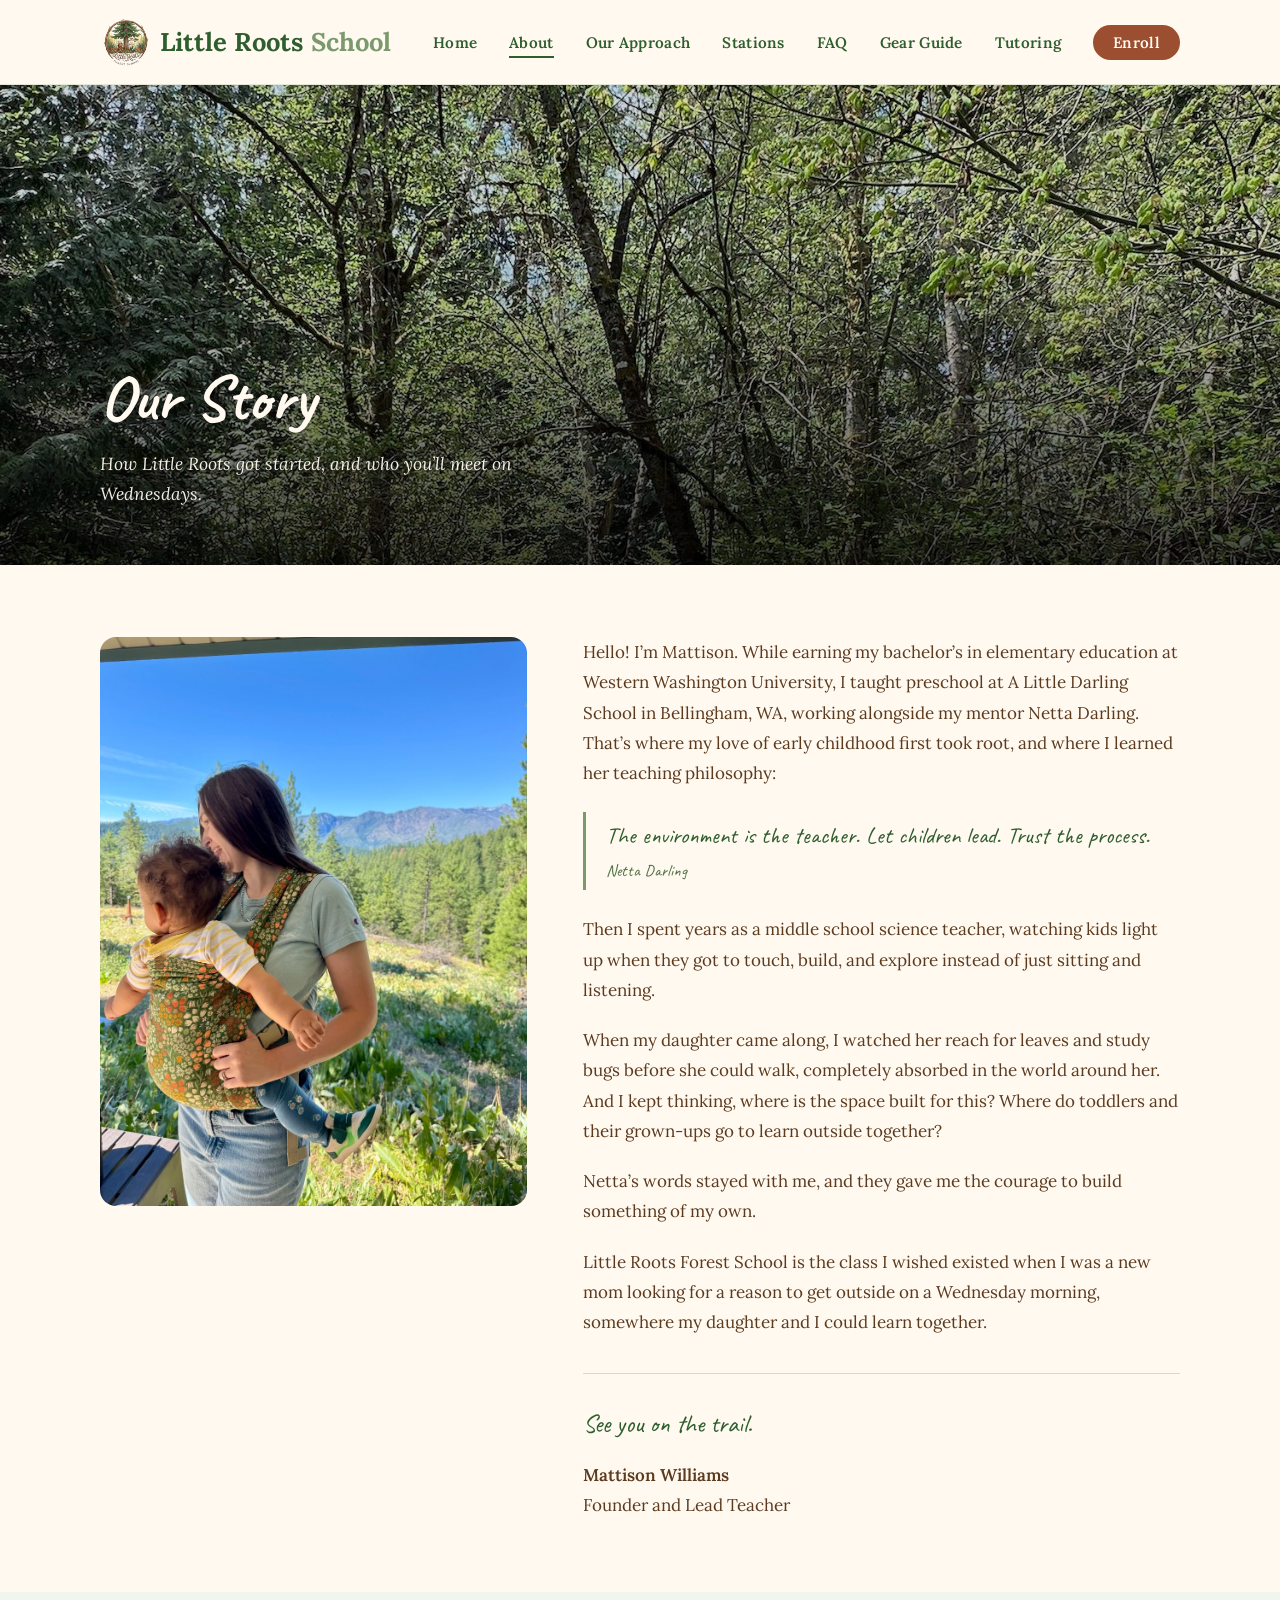
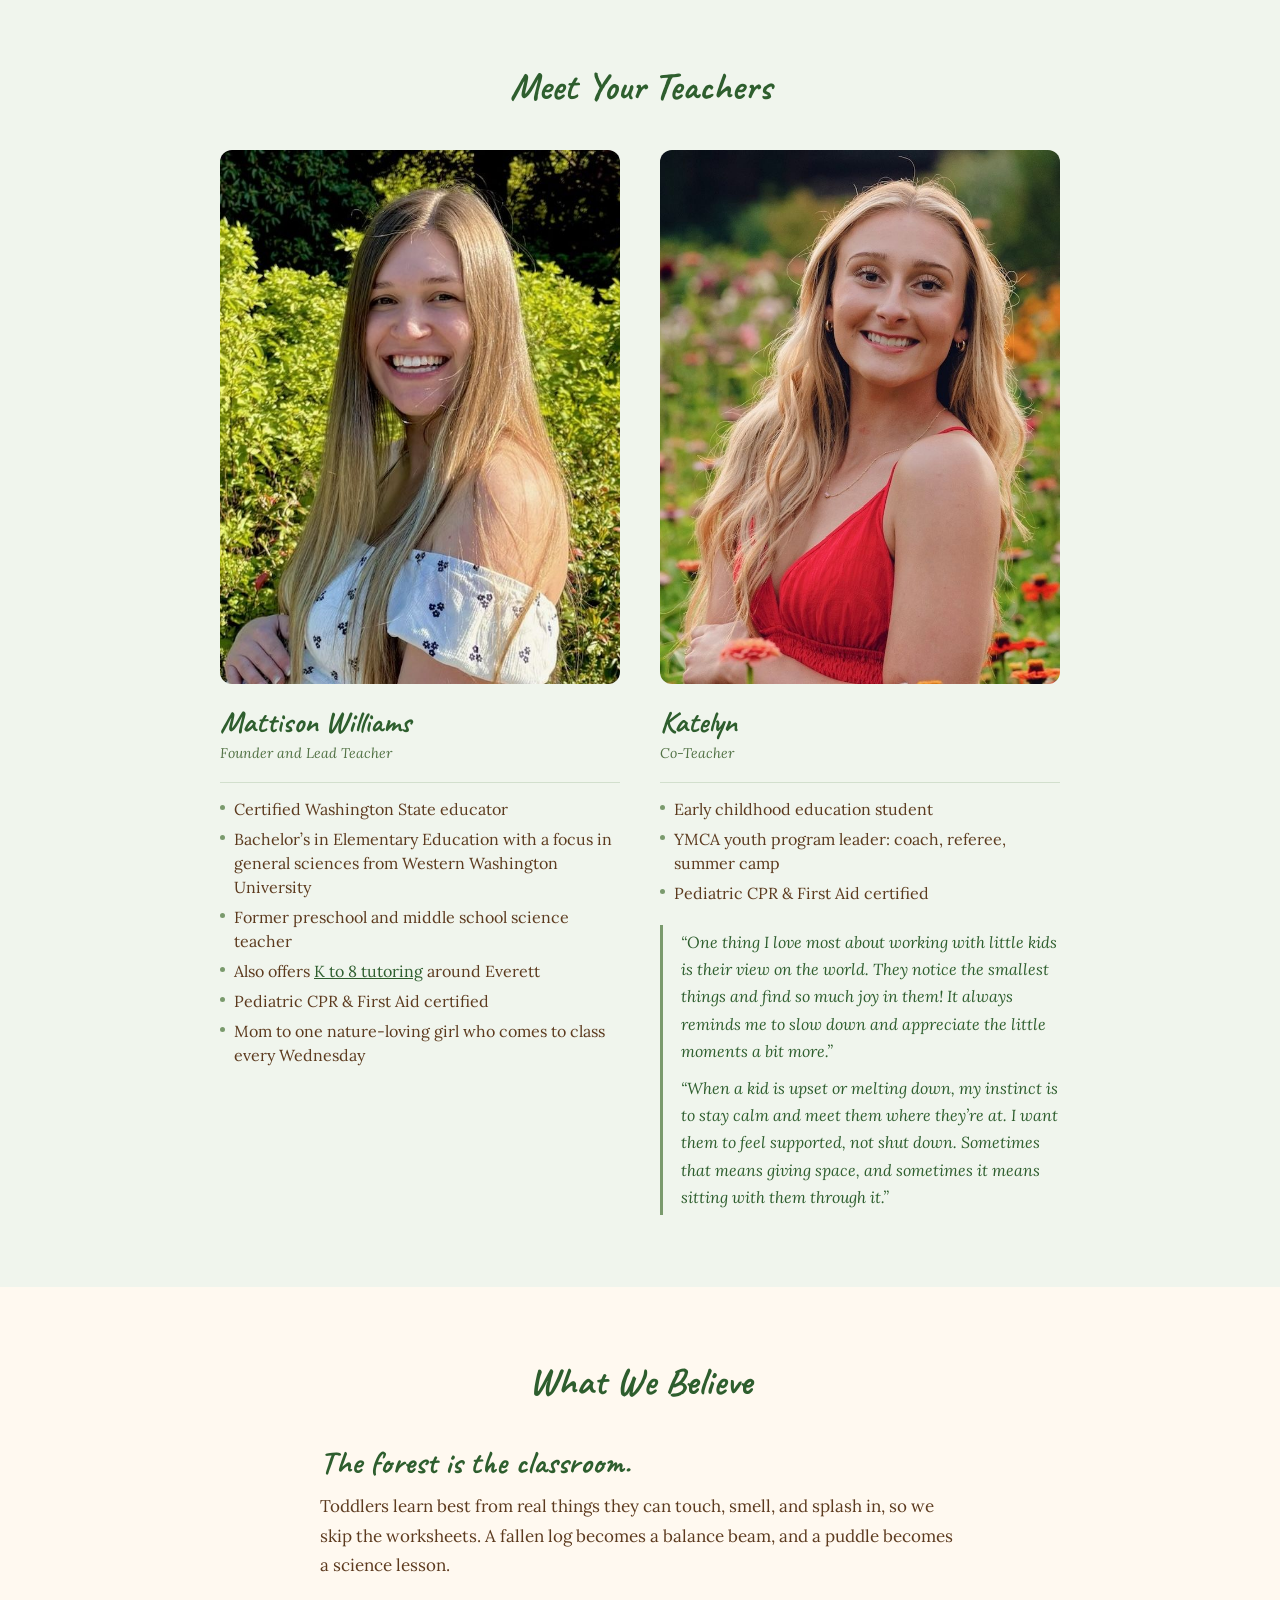
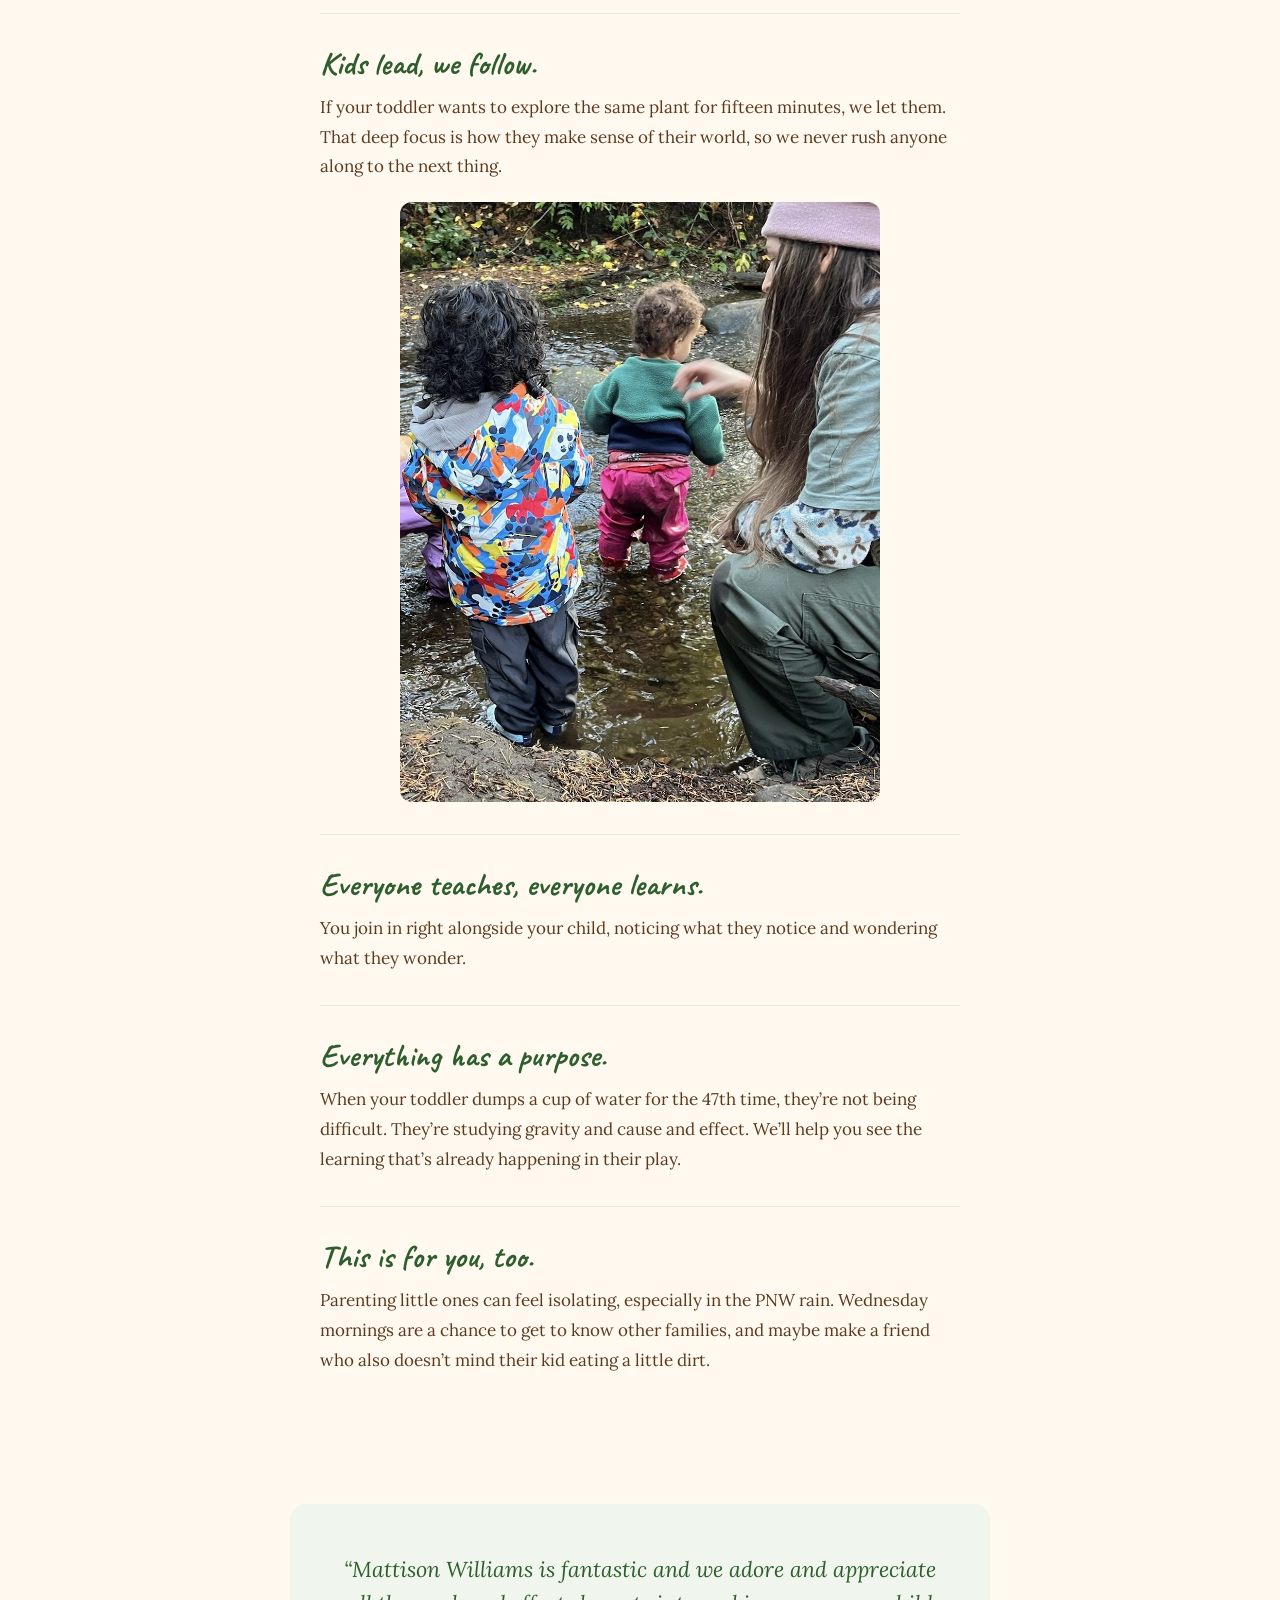
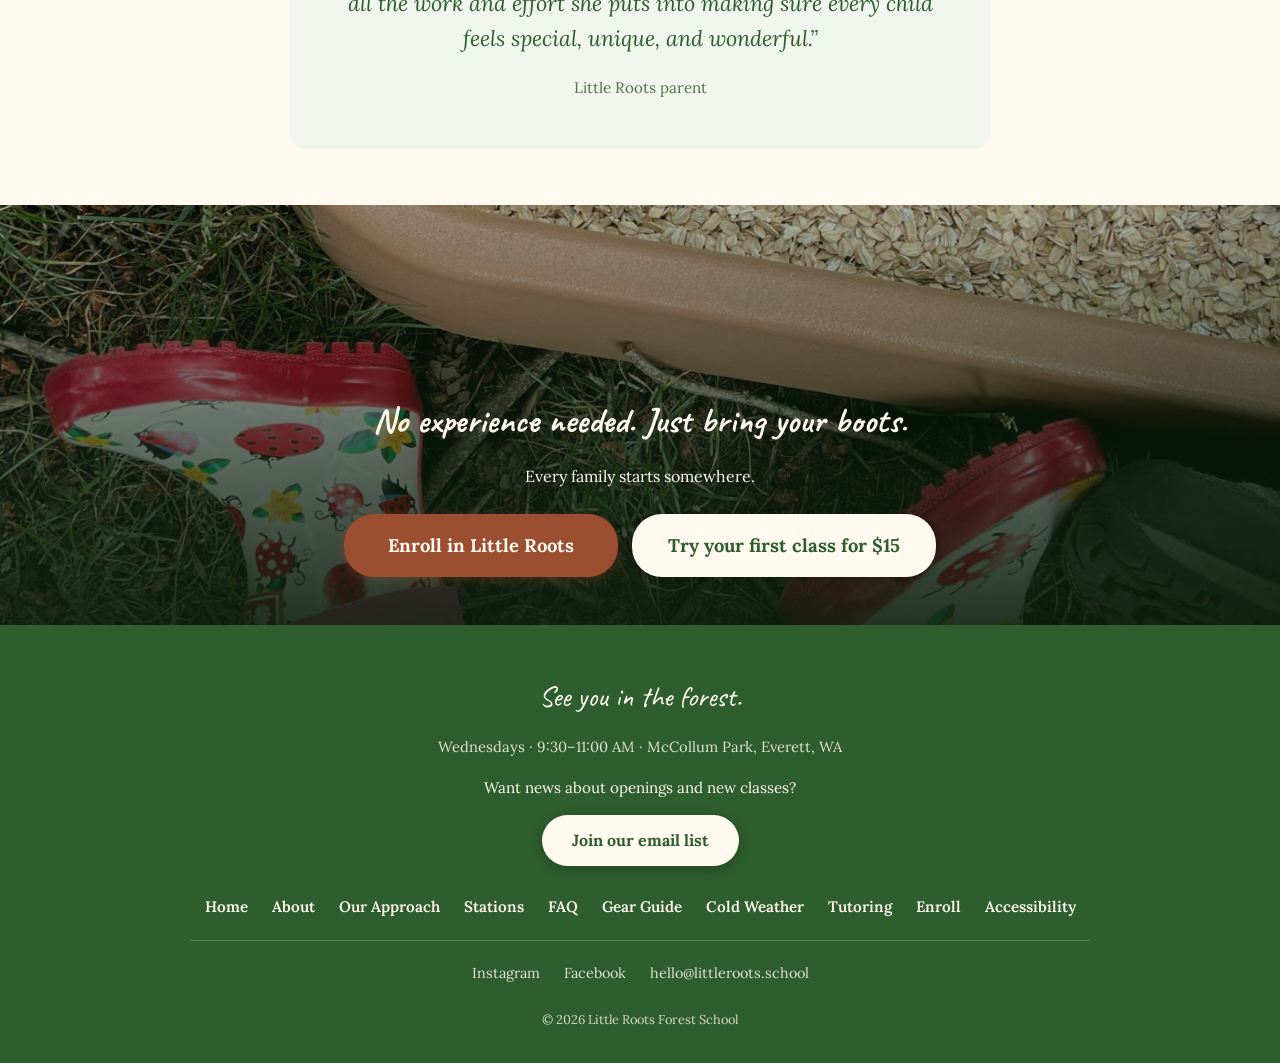
<file: about.html>
<!DOCTYPE html>
<html lang="en">
<head>
  <meta charset="UTF-8">
  <meta name="viewport" content="width=device-width, initial-scale=1.0">
  <title>About | Little Roots Forest School</title>
  <meta name="description" content="Meet the teachers behind Little Roots Forest School. Learn about our nature-based, child-led philosophy and the story behind our forest school in Snohomish County, WA.">
  <meta property="og:title" content="About | Little Roots Forest School">
  <meta property="og:description" content="The class I wished existed when I became a mom. Meet the teachers behind Little Roots in Everett, WA.">
  <meta property="og:url" content="https://www.littleroots.school/about">
  <meta property="og:type" content="website">
  <meta property="og:image" content="https://www.littleroots.school/images/link-preview.jpg">
  <meta property="og:image:width" content="1200">
  <meta property="og:image:height" content="630">
  <meta property="og:image:alt" content="A teacher and toddler painting a paper plate apple in the forest">
  <meta name="twitter:card" content="summary_large_image">
  <meta name="twitter:title" content="About | Little Roots Forest School">
  <meta name="twitter:description" content="The class I wished existed when I became a mom. Meet the teachers behind Little Roots in Everett, WA.">
  <meta name="twitter:image" content="https://www.littleroots.school/images/link-preview.jpg">
  <link rel="preconnect" href="https://fonts.googleapis.com">
  <link rel="preconnect" href="https://fonts.gstatic.com" crossorigin>
  <link href="https://fonts.googleapis.com/css2?family=Caveat:wght@400;700&family=Lora:ital,wght@0,400;0,600;0,700;1,400&display=swap" rel="stylesheet">
  <link rel="icon" type="image/x-icon" href="/favicon.ico">
  <link rel="icon" type="image/png" sizes="32x32" href="/favicon-32x32.png">
  <link rel="icon" type="image/png" sizes="16x16" href="/favicon-16x16.png">
  <link rel="apple-touch-icon" sizes="180x180" href="/apple-touch-icon.png">
  <link rel="stylesheet" href="css/style.css">
</head>
<body>

  <a href="#main-content" class="skip-link">Skip to main content</a>

  <header class="site-header">
    <div class="container nav-wrapper">
      <a href="/" class="logo"><img src="images/logo.png" alt="Little Roots Forest School logo" class="logo-img">Little Roots <span>School</span></a>
      <a href="/register.html" class="header-enroll">Enroll</a>
      <button class="hamburger" aria-label="Toggle menu" aria-expanded="false">
        <span></span>
        <span></span>
        <span></span>
      </button>
      <nav aria-label="Main navigation">
        <ul class="nav-links">
          <li><a href="/">Home</a></li>
          <li><a href="about.html" class="active" aria-current="page">About</a></li>
          <li><a href="approach.html">Our Approach</a></li>
          <li><a href="stations.html">Stations</a></li>
          <li><a href="faq.html">FAQ</a></li>
          <li><a href="/recommended/">Gear Guide</a></li>
          <li><a href="/tutoring.html">Tutoring</a></li>
          <li><a href="register.html" class="nav-enroll">Enroll</a></li>
        </ul>
      </nav>
    </div>
  </header>

  <main id="main-content">

  <!-- Hero -->
  <section class="about-hero">
    <picture>
      <source media="(max-width: 700px)" srcset="images/about-hero-sm.jpg">
      <img
        src="images/about-hero.jpg"
        alt="A forest trail with dappled light filtering through tall trees in the Pacific Northwest"
        class="about-hero-img"
      >
    </picture>
    <div class="about-hero-overlay"></div>
    <div class="container">
      <h1>Our Story</h1>
      <p class="subtitle">How Little Roots got started, and who you&rsquo;ll meet on Wednesdays.</p>
    </div>
  </section>

  <!-- Our Story -->
  <section class="section">
    <div class="container">
      <div class="about-story-grid">

        <div class="about-story-photo">
          <img
            src="images/about-story-mountains.jpg"
            alt="Mattison laughing with her daughter in a baby carrier, with pine trees and mountains behind them"
            class="about-story-photo-img"
            loading="lazy"
          >
        </div>

        <div class="about-story-text">
          <p>Hello! I&rsquo;m Mattison. While earning my bachelor&rsquo;s in elementary education at Western Washington University, I taught preschool at A Little Darling School in Bellingham, WA, working alongside my mentor Netta Darling. That&rsquo;s where my love of early childhood first took root, and where I learned her teaching philosophy:</p>

          <blockquote class="pullquote">The environment is the teacher. Let children lead. Trust the process.<cite class="pullquote-cite">Netta Darling</cite></blockquote>

          <p>Then I spent years as a middle school science teacher, watching kids light up when they got to touch, build, and explore instead of just sitting and listening.</p>

          <p>When my daughter came along, I watched her reach for leaves and study bugs before she could walk, completely absorbed in the world around her. And I kept thinking, where is the space built for this? Where do toddlers and their grown-ups go to learn outside together?</p>

          <p>Netta&rsquo;s words stayed with me, and they gave me the courage to build something of my own.</p>

          <p>Little Roots Forest School is the class I wished existed when I was a new mom looking for a reason to get outside on a Wednesday morning, somewhere my daughter and I could learn together.</p>

          <div class="about-signoff">
            <span class="about-signoff-em">See you on the trail.</span>
            <p class="about-signoff-name">
              <strong>Mattison Williams</strong>
              Founder and Lead Teacher
            </p>
          </div>
        </div>

      </div>
    </div>
  </section>

  <!-- Meet Your Teachers -->
  <section class="section section--alt">
    <div class="container">
      <h2 class="section-title">Meet Your Teachers</h2>

      <div class="about-teachers-grid">

        <div class="about-teacher">
          <div class="about-teacher-photo">
            <img src="images/mattison.jpg" alt="Mattison Williams, founder and lead teacher" loading="lazy">
          </div>
          <h3>Mattison Williams</h3>
          <span class="about-teacher-role">Founder and Lead Teacher</span>
          <ul class="about-teacher-creds">
            <li>Certified Washington State educator</li>
            <li>Bachelor&rsquo;s in Elementary Education with a focus in general sciences from Western Washington University</li>
            <li>Former preschool and middle school science teacher</li>
            <li>Also offers <a href="/tutoring.html">K to 8 tutoring</a> around Everett</li>
            <li>Pediatric CPR &amp; First Aid certified</li>
            <li>Mom to one nature-loving girl who comes to class every Wednesday</li>
          </ul>
        </div>

        <div class="about-teacher">
          <div class="about-teacher-photo">
            <img src="images/katelyn.jpg" alt="Katelyn, co-teacher" loading="lazy">
          </div>
          <h3>Katelyn</h3>
          <span class="about-teacher-role">Co-Teacher</span>
          <ul class="about-teacher-creds">
            <li>Early childhood education student</li>
            <li>YMCA youth program leader: coach, referee, summer camp</li>
            <li>Pediatric CPR &amp; First Aid certified</li>
          </ul>
          <blockquote class="about-teacher-quote">
            <p>&ldquo;One thing I love most about working with little kids is their view on the world. They notice the smallest things and find so much joy in them! It always reminds me to slow down and appreciate the little moments a bit more.&rdquo;</p>
            <p>&ldquo;When a kid is upset or melting down, my instinct is to stay calm and meet them where they&rsquo;re at. I want them to feel supported, not shut down. Sometimes that means giving space, and sometimes it means sitting with them through it.&rdquo;</p>
          </blockquote>
        </div>

      </div>
    </div>
  </section>

  <!-- What We Believe -->
  <section class="section">
    <div class="container">
      <h2 class="section-title">What We Believe</h2>

      <div class="about-beliefs">

        <div class="about-belief">
          <h3>The forest is the classroom.</h3>
          <p>Toddlers learn best from real things they can touch, smell, and splash in, so we skip the worksheets. A fallen log becomes a balance beam, and a puddle becomes a science lesson.</p>
        </div>

        <div class="about-belief">
          <h3>Kids lead, we follow.</h3>
          <p>If your toddler wants to explore the same plant for fifteen minutes, we let them. That deep focus is how they make sense of their world, so we never rush anyone along to the next thing.</p>
          <img src="images/creek-wading.jpg" alt="Two toddlers in rain pants wading into a shallow creek with yellow leaves on the bank, while an adult crouches beside them and watches" class="belief-photo belief-photo--tall" width="932" height="1165" loading="lazy">
        </div>

        <div class="about-belief">
          <h3>Everyone teaches, everyone learns.</h3>
          <p>You join in right alongside your child, noticing what they notice and wondering what they wonder.</p>
        </div>

        <div class="about-belief">
          <h3>Everything has a purpose.</h3>
          <p>When your toddler dumps a cup of water for the 47th time, they&rsquo;re not being difficult. They&rsquo;re studying gravity and cause and effect. We&rsquo;ll help you see the learning that&rsquo;s already happening in their play.</p>
        </div>

        <div class="about-belief">
          <h3>This is for you, too.</h3>
          <p>Parenting little ones can feel isolating, especially in the PNW rain. Wednesday mornings are a chance to get to know other families, and maybe make a friend who also doesn&rsquo;t mind their kid eating a little dirt.</p>
        </div>

      </div>
    </div>
  </section>

  <!-- Testimonial -->
  <section class="testimonial-section">
    <div class="container">
      <blockquote class="testimonial">
        <p class="testimonial-quote">&ldquo;Mattison Williams is fantastic and we adore and appreciate all the work and effort she puts into making sure every child feels special, unique, and wonderful.&rdquo;</p>
        <footer class="testimonial-attribution">Little Roots parent</footer>
      </blockquote>
    </div>
  </section>

  <section class="crown-callout crown-photo-section">
    <picture>
      <source media="(max-width: 700px)" srcset="/images/boots-banner-sm.jpg">
      <img src="/images/boots-banner.jpg" alt="Toddler in ladybug rain boots sitting next to a sensory bin of oats with spoons and cups" class="crown-bg-img" aria-hidden="true" loading="lazy">
    </picture>
    <div class="crown-photo-overlay"></div>
    <div class="container">
      <div class="crown-callout-content">
        <h2 class="section-title">No experience needed. Just bring your boots.</h2>
        <p>Every family starts somewhere.</p>
        <div class="hero-buttons">
          <a class="btn btn-rust" href="/register.html">Enroll in Little Roots</a>
          <a href="https://form.jotform.com/261978581507066" class="btn btn-light" target="_blank" rel="noopener noreferrer">Try your first class for $15<span class="sr-only"> (opens in new tab)</span></a>
        </div>
      </div>
    </div>
  </section>

  </main>

  <footer class="site-footer">
    <div class="container">
      <p class="footer-tagline">See you in the forest.</p>
      <p class="footer-details">Wednesdays &middot; 9:30&ndash;11:00 AM &middot; McCollum Park, Everett, WA</p>
      <div class="footer-signup">
        <p>Want news about openings and new classes?</p>
        <a href="https://form.jotform.com/262151832764054" class="btn btn-light" target="_blank" rel="noopener">Join our email list<span class="sr-only"> (opens in new tab)</span></a>
      </div>
      <nav class="footer-nav" aria-label="Footer navigation">
        <a href="/">Home</a>
        <a href="/about.html">About</a>
        <a href="/approach.html">Our Approach</a>
        <a href="/stations.html">Stations</a>
        <a href="/faq.html">FAQ</a>
        <a href="/recommended/">Gear Guide</a>
        <a href="/cold-weather">Cold Weather</a>
        <a href="/tutoring.html">Tutoring</a>
        <a href="/register.html">Enroll</a>
        <a href="/accessibility.html">Accessibility</a>
      </nav>
      <div class="footer-links">
        <a href="https://www.instagram.com/littleroots.school?igsh=dWMxcGVlbmdjeDEy&amp;utm_source=qr" target="_blank" rel="noopener">Instagram <span class="sr-only">(opens in new tab)</span></a>
        <a href="https://www.facebook.com/share/18MWNXAKoz/?mibextid=wwXIfr" target="_blank" rel="noopener">Facebook <span class="sr-only">(opens in new tab)</span></a>
        <a href="mailto:hello@littleroots.school">hello@littleroots.school</a>
      </div>
      <p class="footer-copy">&copy; 2026 Little Roots Forest School</p>
    </div>
  </footer>

  <script>
    const hamburger = document.querySelector('.hamburger');
    const navLinks = document.querySelector('.nav-links');
    hamburger.addEventListener('click', () => {
      const isOpen = navLinks.classList.toggle('open');
      hamburger.classList.toggle('active');
      hamburger.setAttribute('aria-expanded', isOpen);
    });
  </script>

</body>
</html>
</file>
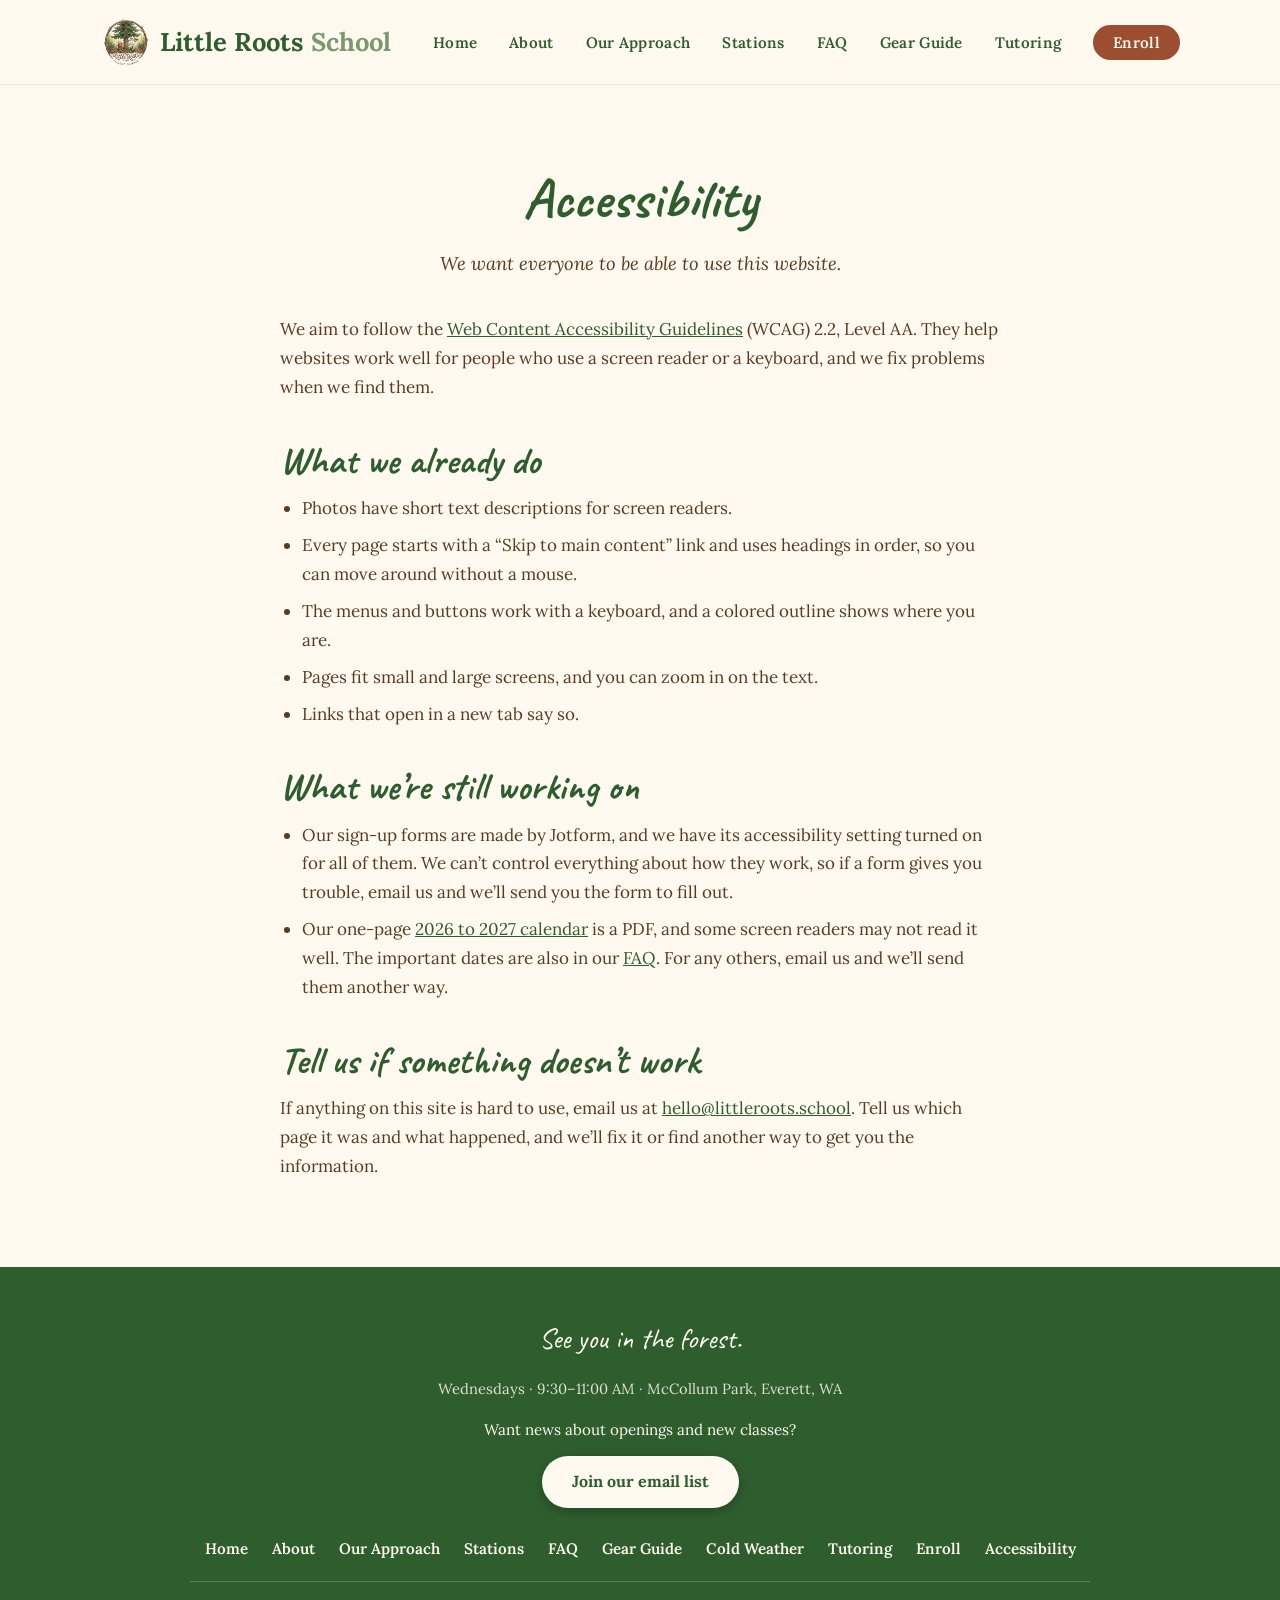
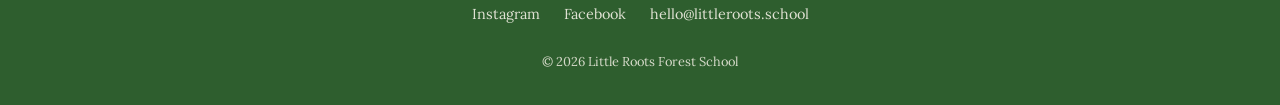
<file: accessibility.html>
<!DOCTYPE html>
<html lang="en">
<head>
  <meta charset="UTF-8">
  <meta name="viewport" content="width=device-width, initial-scale=1.0">
  <title>Accessibility | Little Roots Forest School</title>
  <meta name="description" content="How Little Roots Forest School keeps this website easy to use with a screen reader or a keyboard, and how to reach us if something isn't working for you.">
  <meta property="og:title" content="Accessibility | Little Roots Forest School">
  <meta property="og:description" content="What we do to keep this website easy to use, and how to tell us if something isn't working for you.">
  <meta property="og:url" content="https://www.littleroots.school/accessibility">
  <meta property="og:type" content="website">
  <meta property="og:image" content="https://www.littleroots.school/images/link-preview.jpg">
  <meta property="og:image:width" content="1200">
  <meta property="og:image:height" content="630">
  <meta property="og:image:alt" content="A teacher and toddler painting a paper plate apple in the forest">
  <meta name="twitter:card" content="summary_large_image">
  <meta name="twitter:title" content="Accessibility | Little Roots Forest School">
  <meta name="twitter:description" content="What we do to keep this website easy to use, and how to tell us if something isn't working for you.">
  <meta name="twitter:image" content="https://www.littleroots.school/images/link-preview.jpg">
  <link rel="preconnect" href="https://fonts.googleapis.com">
  <link rel="preconnect" href="https://fonts.gstatic.com" crossorigin>
  <link href="https://fonts.googleapis.com/css2?family=Caveat:wght@400;700&family=Lora:ital,wght@0,400;0,600;0,700;1,400&display=swap" rel="stylesheet">
  <link rel="icon" type="image/x-icon" href="/favicon.ico">
  <link rel="icon" type="image/png" sizes="32x32" href="/favicon-32x32.png">
  <link rel="icon" type="image/png" sizes="16x16" href="/favicon-16x16.png">
  <link rel="apple-touch-icon" sizes="180x180" href="/apple-touch-icon.png">
  <link rel="stylesheet" href="/css/style.css">
</head>
<body>

  <a href="#main-content" class="skip-link">Skip to main content</a>

  <!-- Header -->
  <header class="site-header">
    <div class="container nav-wrapper">
      <a href="/" class="logo"><img src="/images/logo.png" alt="Little Roots Forest School logo" class="logo-img">Little Roots <span>School</span></a>
      <a href="/register.html" class="header-enroll">Enroll</a>
      <button class="hamburger" aria-label="Toggle menu" aria-expanded="false">
        <span></span>
        <span></span>
        <span></span>
      </button>
      <nav aria-label="Main navigation">
        <ul class="nav-links">
          <li><a href="/">Home</a></li>
          <li><a href="/about.html">About</a></li>
          <li><a href="/approach.html">Our Approach</a></li>
          <li><a href="/stations.html">Stations</a></li>
          <li><a href="/faq.html">FAQ</a></li>
          <li><a href="/recommended/">Gear Guide</a></li>
          <li><a href="/tutoring.html">Tutoring</a></li>
          <li><a href="/register.html" class="nav-enroll">Enroll</a></li>
        </ul>
      </nav>
    </div>
  </header>

  <main id="main-content">

  <section class="hero a11y-hero">
    <div class="container">
      <h1>Accessibility</h1>
      <p class="subtitle">We want everyone to be able to use this website.</p>
    </div>
  </section>

  <section class="section a11y-body">
    <div class="container a11y-content">

      <p>We aim to follow the <a href="https://www.w3.org/WAI/standards-guidelines/wcag/" target="_blank" rel="noopener noreferrer">Web Content Accessibility Guidelines<span class="sr-only"> (opens in new tab)</span></a> (WCAG) 2.2, Level AA. They help websites work well for people who use a screen reader or a keyboard, and we fix problems when we find them.</p>

      <h2>What we already do</h2>
      <ul>
        <li>Photos have short text descriptions for screen readers.</li>
        <li>Every page starts with a &ldquo;Skip to main content&rdquo; link and uses headings in order, so you can move around without a mouse.</li>
        <li>The menus and buttons work with a keyboard, and a colored outline shows where you are.</li>
        <li>Pages fit small and large screens, and you can zoom in on the text.</li>
        <li>Links that open in a new tab say so.</li>
      </ul>

      <h2>What we&rsquo;re still working on</h2>
      <ul>
        <li>Our sign-up forms are made by Jotform, and we have its accessibility setting turned on for all of them. We can&rsquo;t control everything about how they work, so if a form gives you trouble, email us and we&rsquo;ll send you the form to fill out.</li>
        <li>Our one-page <a href="/Little-Roots-Calendar-2026-2027.pdf" target="_blank">2026 to 2027 calendar<span class="sr-only"> (opens in new tab)</span></a> is a PDF, and some screen readers may not read it well. The important dates are also in our <a href="/faq.html#important-dates">FAQ</a>. For any others, email us and we&rsquo;ll send them another way.</li>
      </ul>

      <h2>Tell us if something doesn&rsquo;t work</h2>
      <p>If anything on this site is hard to use, email us at <a href="mailto:hello@littleroots.school">hello@littleroots.school</a>. Tell us which page it was and what happened, and we&rsquo;ll fix it or find another way to get you the information.</p>

    </div>
  </section>

  </main>

  <!-- Footer -->
  <footer class="site-footer">
    <div class="container">
      <p class="footer-tagline">See you in the forest.</p>
      <p class="footer-details">Wednesdays &middot; 9:30&ndash;11:00 AM &middot; McCollum Park, Everett, WA</p>
      <div class="footer-signup">
        <p>Want news about openings and new classes?</p>
        <a href="https://form.jotform.com/262151832764054" class="btn btn-light" target="_blank" rel="noopener">Join our email list<span class="sr-only"> (opens in new tab)</span></a>
      </div>
      <nav class="footer-nav" aria-label="Footer navigation">
        <a href="/">Home</a>
        <a href="/about.html">About</a>
        <a href="/approach.html">Our Approach</a>
        <a href="/stations.html">Stations</a>
        <a href="/faq.html">FAQ</a>
        <a href="/recommended/">Gear Guide</a>
        <a href="/cold-weather">Cold Weather</a>
        <a href="/tutoring.html">Tutoring</a>
        <a href="/register.html">Enroll</a>
        <a href="/accessibility.html">Accessibility</a>
      </nav>
      <div class="footer-links">
        <a href="https://www.instagram.com/littleroots.school?igsh=dWMxcGVlbmdjeDEy&amp;utm_source=qr" target="_blank" rel="noopener">Instagram <span class="sr-only">(opens in new tab)</span></a>
        <a href="https://www.facebook.com/share/18MWNXAKoz/?mibextid=wwXIfr" target="_blank" rel="noopener">Facebook <span class="sr-only">(opens in new tab)</span></a>
        <a href="mailto:hello@littleroots.school">hello@littleroots.school</a>
      </div>
      <p class="footer-copy">&copy; 2026 Little Roots Forest School</p>
    </div>
  </footer>

  <script>
    const hamburger = document.querySelector('.hamburger');
    const navLinks = document.querySelector('.nav-links');

    hamburger.addEventListener('click', () => {
      const isOpen = navLinks.classList.toggle('open');
      hamburger.classList.toggle('active');
      hamburger.setAttribute('aria-expanded', isOpen);
    });
  </script>

</body>
</html>
</file>
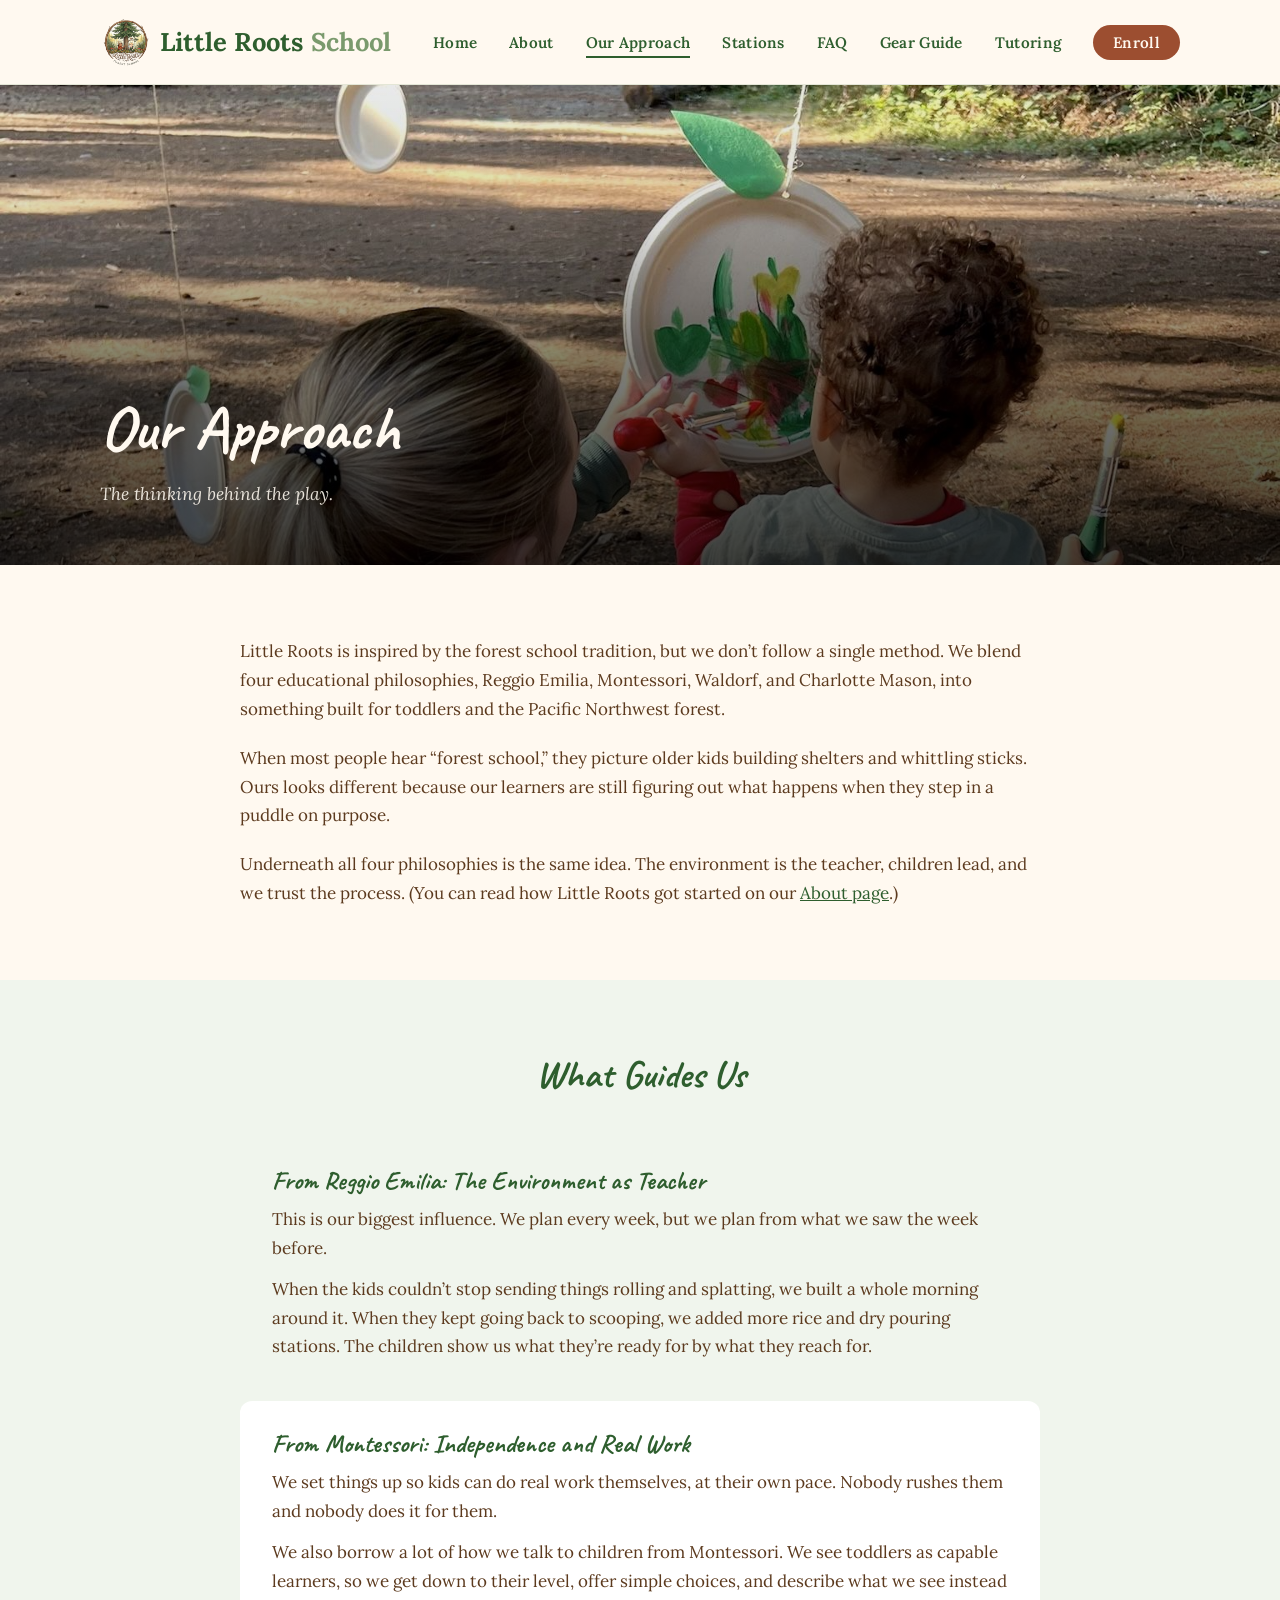
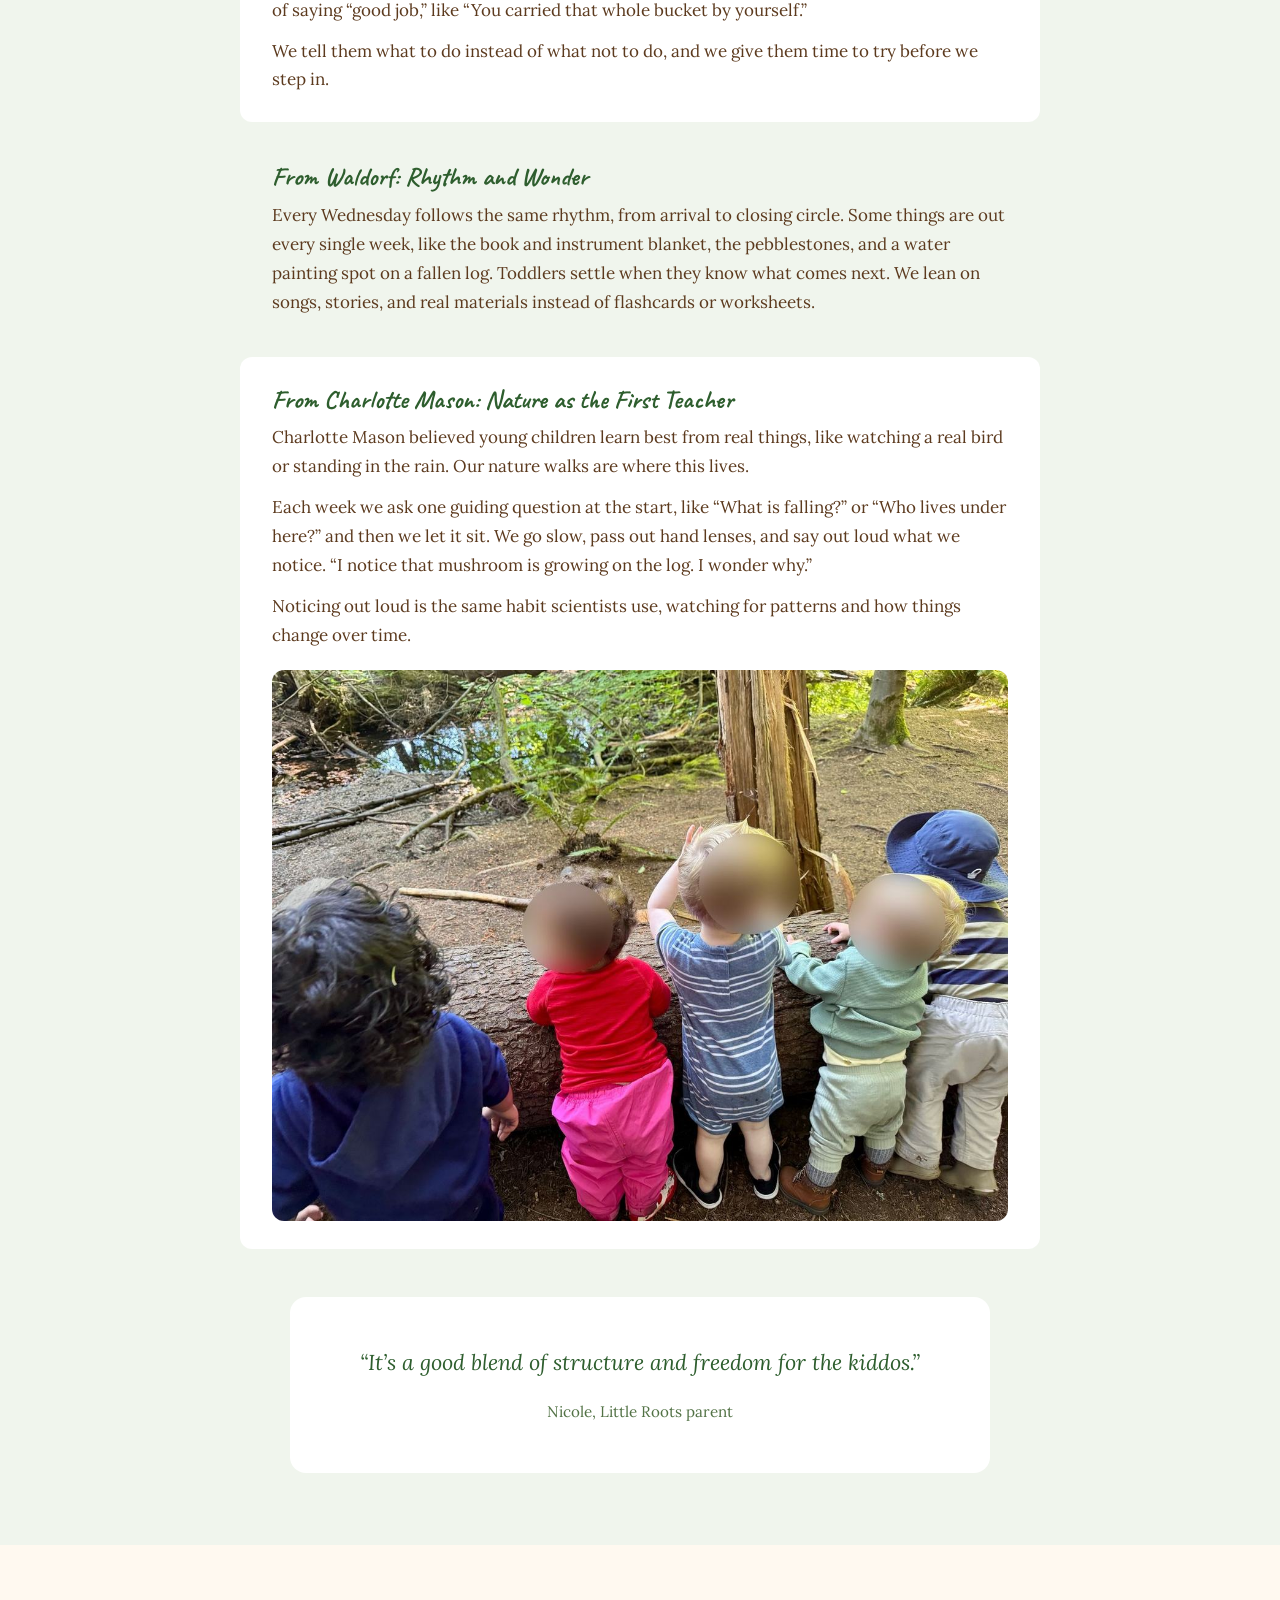
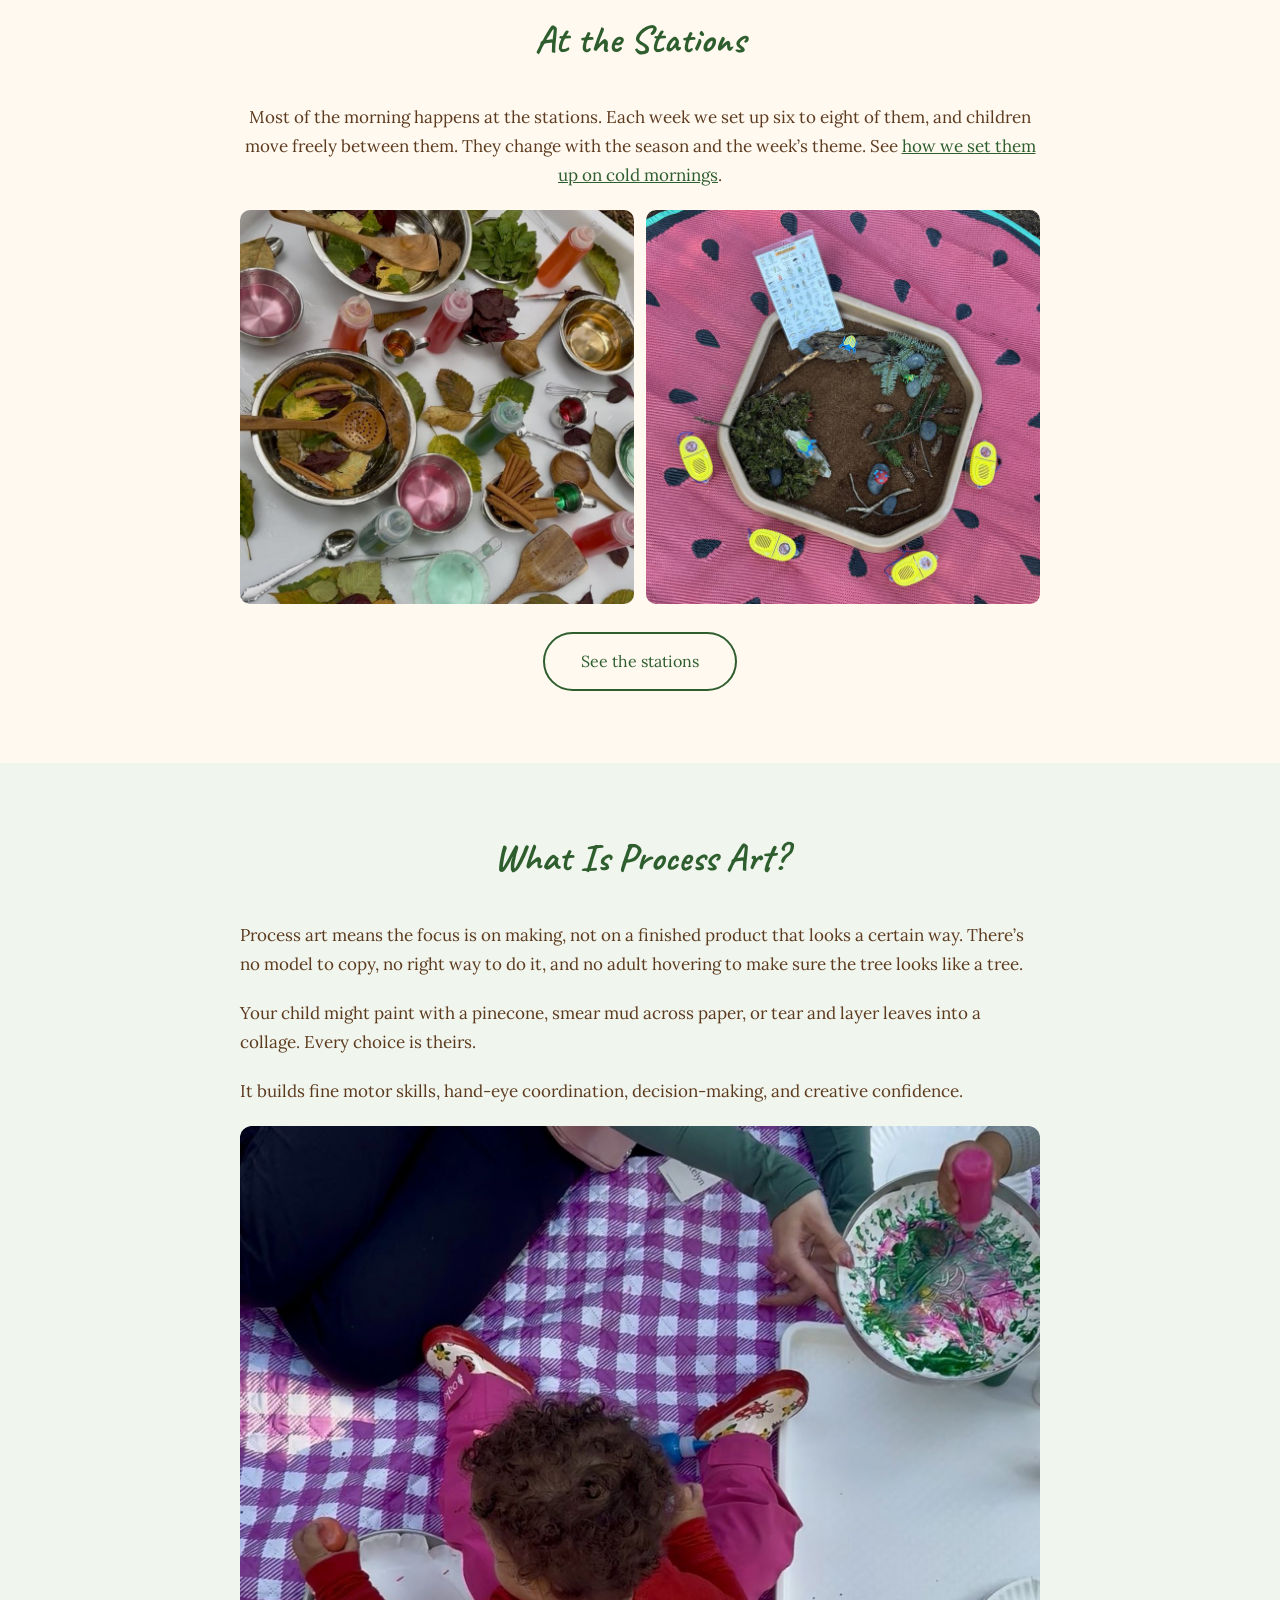
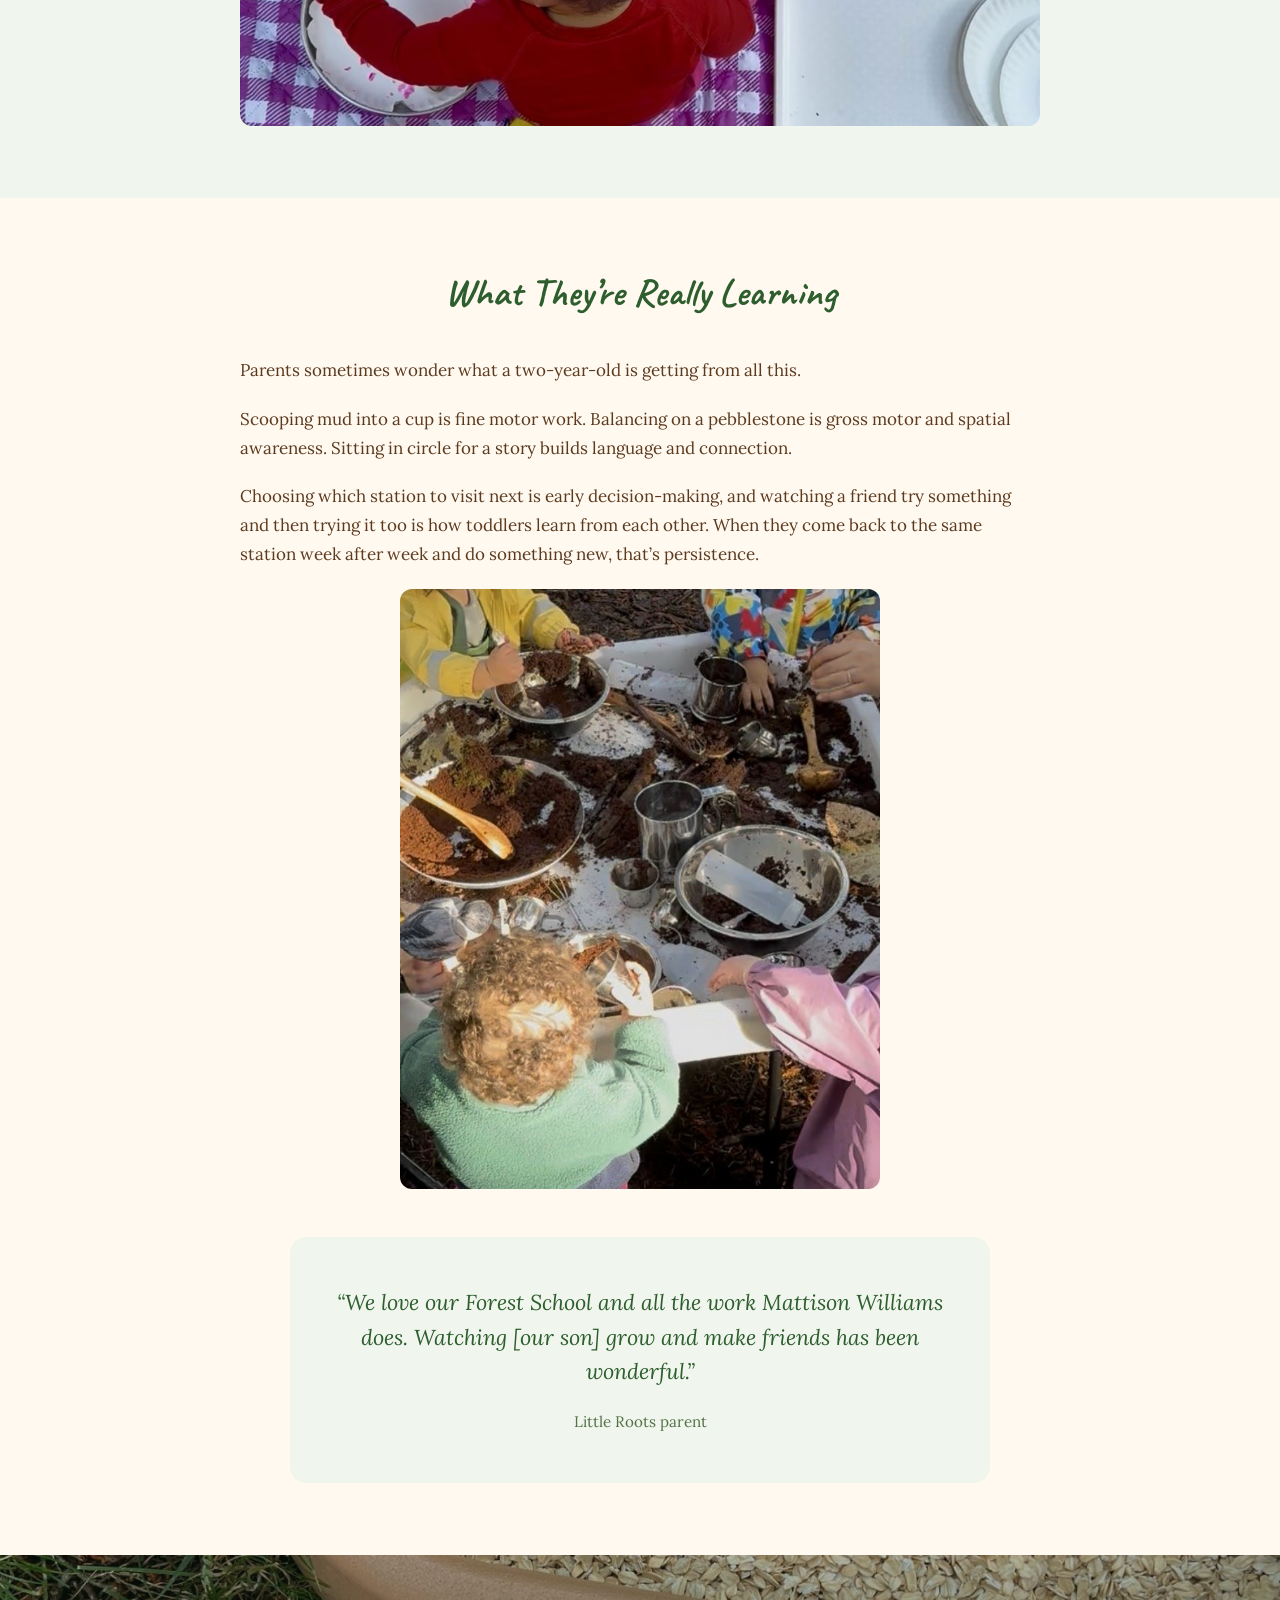
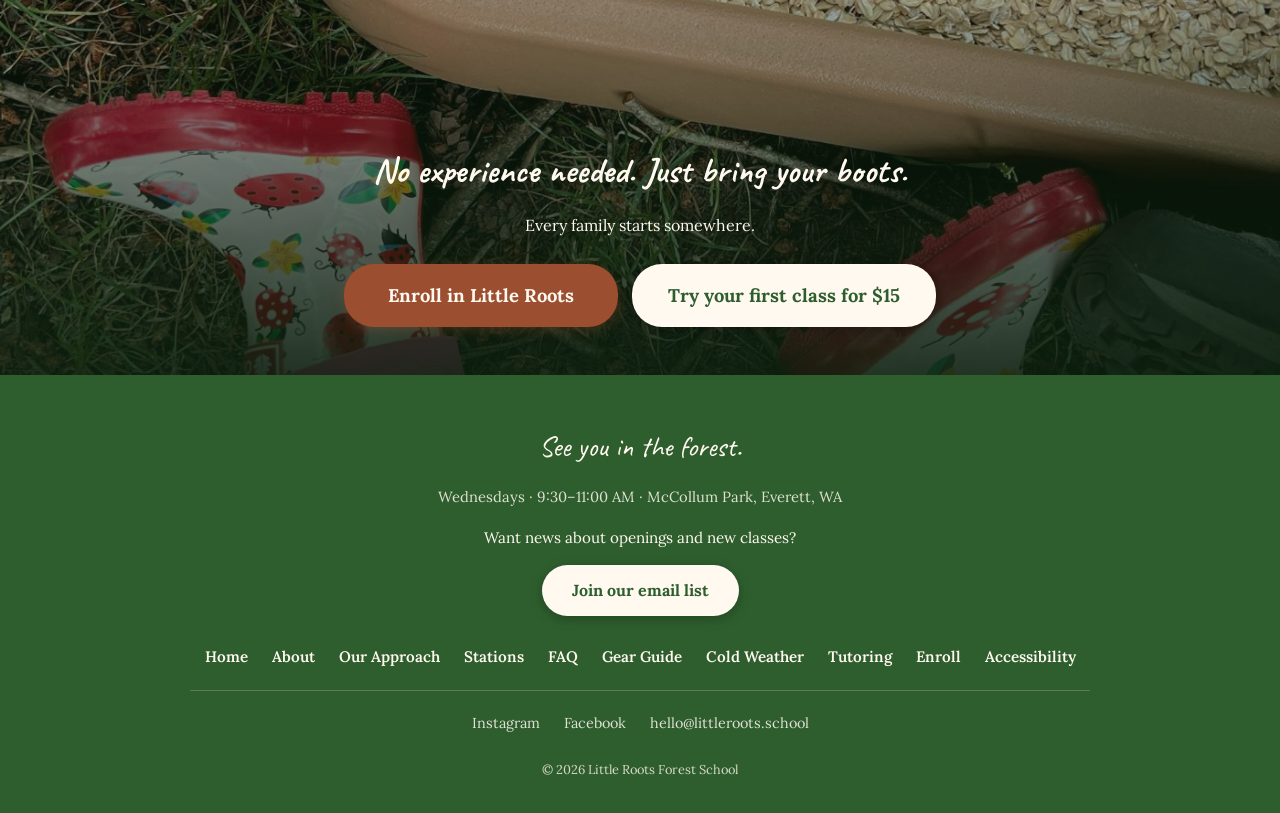
<file: approach.html>
<!DOCTYPE html>
<html lang="en">
<head>
  <meta charset="UTF-8">
  <meta name="viewport" content="width=device-width, initial-scale=1.0">
  <title>Our Approach | Little Roots Forest School</title>
  <meta name="description" content="Learn about the educational philosophy behind Little Roots Forest School. Inspired by Montessori, Waldorf, Reggio Emilia, and Charlotte Mason, shaped for toddlers in the PNW forest.">
  <meta property="og:title" content="Our Approach | Little Roots Forest School">
  <meta property="og:description" content="Mud kitchens, process art, and nature walks at toddler pace. The thinking behind a Wednesday morning at Little Roots.">
  <meta property="og:url" content="https://www.littleroots.school/approach">
  <meta property="og:type" content="website">
  <meta property="og:image" content="https://www.littleroots.school/images/link-preview.jpg">
  <meta property="og:image:width" content="1200">
  <meta property="og:image:height" content="630">
  <meta property="og:image:alt" content="A teacher and toddler painting a paper plate apple in the forest">
  <meta name="twitter:card" content="summary_large_image">
  <meta name="twitter:title" content="Our Approach | Little Roots Forest School">
  <meta name="twitter:description" content="Mud kitchens, process art, and nature walks at toddler pace. The thinking behind a Wednesday morning at Little Roots.">
  <meta name="twitter:image" content="https://www.littleroots.school/images/link-preview.jpg">
  <link rel="preconnect" href="https://fonts.googleapis.com">
  <link rel="preconnect" href="https://fonts.gstatic.com" crossorigin>
  <link href="https://fonts.googleapis.com/css2?family=Caveat:wght@400;700&family=Lora:ital,wght@0,400;0,600;0,700;1,400&display=swap" rel="stylesheet">
  <link rel="icon" type="image/x-icon" href="/favicon.ico">
  <link rel="icon" type="image/png" sizes="32x32" href="/favicon-32x32.png">
  <link rel="icon" type="image/png" sizes="16x16" href="/favicon-16x16.png">
  <link rel="apple-touch-icon" sizes="180x180" href="/apple-touch-icon.png">
  <link rel="stylesheet" href="css/style.css">
</head>
<body>

  <a href="#main-content" class="skip-link">Skip to main content</a>

  <header class="site-header">
    <div class="container nav-wrapper">
      <a href="/" class="logo"><img src="images/logo.png" alt="Little Roots Forest School logo" class="logo-img">Little Roots <span>School</span></a>
      <a href="/register.html" class="header-enroll">Enroll</a>
      <button class="hamburger" aria-label="Toggle menu" aria-expanded="false">
        <span></span>
        <span></span>
        <span></span>
      </button>
      <nav aria-label="Main navigation">
        <ul class="nav-links">
          <li><a href="/">Home</a></li>
          <li><a href="about.html">About</a></li>
          <li><a href="approach.html" class="active" aria-current="page">Our Approach</a></li>
          <li><a href="stations.html">Stations</a></li>
          <li><a href="faq.html">FAQ</a></li>
          <li><a href="/recommended/">Gear Guide</a></li>
          <li><a href="/tutoring.html">Tutoring</a></li>
          <li><a href="register.html" class="nav-enroll">Enroll</a></li>
        </ul>
      </nav>
    </div>
  </header>

  <main id="main-content">

  <!-- Hero -->
  <section class="approach-hero">
    <picture>
      <source media="(max-width: 700px)" srcset="images/approach-hero-painting-sm.jpg">
      <img
        src="images/approach-hero-painting.jpg"
        alt="A teacher sits beside a toddler as she paints a paper plate apple hanging from a string in the forest"
        class="approach-hero-img"
      >
    </picture>
    <div class="approach-hero-overlay"></div>
    <div class="container">
      <h1>Our Approach</h1>
      <p class="subtitle">The thinking behind the play.</p>
    </div>
  </section>

  <!-- Intro -->
  <section class="section">
    <div class="container">
      <div class="approach-intro">
        <p>Little Roots is inspired by the forest school tradition, but we don&rsquo;t follow a single method. We blend four educational philosophies, Reggio Emilia, Montessori, Waldorf, and Charlotte Mason, into something built for toddlers and the Pacific Northwest forest.</p>
        <p>When most people hear &ldquo;forest school,&rdquo; they picture older kids building shelters and whittling sticks. Ours looks different because our learners are still figuring out what happens when they step in a puddle on purpose.</p>
        <p>Underneath all four philosophies is the same idea. The environment is the teacher, children lead, and we trust the process. (You can read how Little Roots got started on our <a href="about.html">About page</a>.)</p>
      </div>
    </div>
  </section>

  <!-- What Guides Us -->
  <section class="section section--alt">
    <div class="container">
      <h2 class="section-title">What Guides Us</h2>

      <div class="belief-block">
        <h3>From Reggio Emilia: The Environment as Teacher</h3>
        <p>This is our biggest influence. We plan every week, but we plan from what we saw the week before.</p>
        <p>When the kids couldn&rsquo;t stop sending things rolling and splatting, we built a whole morning around it. When they kept going back to scooping, we added more rice and dry pouring stations. The children show us what they&rsquo;re ready for by what they reach for.</p>
      </div>

      <div class="belief-block belief-block--tinted">
        <h3>From Montessori: Independence and Real Work</h3>
        <p>We set things up so kids can do real work themselves, at their own pace. Nobody rushes them and nobody does it for them.</p>
        <p>We also borrow a lot of how we talk to children from Montessori. We see toddlers as capable learners, so we get down to their level, offer simple choices, and describe what we see instead of saying &ldquo;good job,&rdquo; like &ldquo;You carried that whole bucket by yourself.&rdquo;</p>
        <p>We tell them what to do instead of what not to do, and we give them time to try before we step in.</p>
      </div>

      <div class="belief-block">
        <h3>From Waldorf: Rhythm and Wonder</h3>
        <p>Every Wednesday follows the same rhythm, from arrival to closing circle. Some things are out every single week, like the book and instrument blanket, the pebblestones, and a water painting spot on a fallen log. Toddlers settle when they know what comes next. We lean on songs, stories, and real materials instead of flashcards or worksheets.</p>
      </div>

      <div class="belief-block belief-block--tinted">
        <h3>From Charlotte Mason: Nature as the First Teacher</h3>
        <p>Charlotte Mason believed young children learn best from real things, like watching a real bird or standing in the rain. Our nature walks are where this lives.</p>
        <p>Each week we ask one guiding question at the start, like &ldquo;What is falling?&rdquo; or &ldquo;Who lives under here?&rdquo; and then we let it sit. We go slow, pass out hand lenses, and say out loud what we notice. &ldquo;I notice that mushroom is growing on the log. I wonder why.&rdquo;</p>
        <p>Noticing out loud is the same habit scientists use, watching for patterns and how things change over time.</p>
        <img src="images/creek-log.jpg" alt="A row of toddlers leaning on a fallen log, peering at a forest creek" class="belief-photo" width="1400" height="1049" loading="lazy">
      </div>

      <blockquote class="testimonial testimonial--inline">
        <p class="testimonial-quote">&ldquo;It&rsquo;s a good blend of structure and freedom for the kiddos.&rdquo;</p>
        <footer class="testimonial-attribution">Nicole, Little Roots parent</footer>
      </blockquote>

    </div>
  </section>

  <!-- At the Stations -->
  <section class="section">
    <div class="container">
      <h2 class="section-title">At the Stations</h2>
      <div class="station-preview">
        <div class="approach-intro">
          <p>Most of the morning happens at the stations. Each week we set up six to eight of them, and children move freely between them. They change with the season and the week&rsquo;s theme. See <a href="/cold-weather#stations">how we set them up on cold mornings</a>.</p>
        </div>
        <div class="belief-photo-row belief-photo-row--two">
          <img src="images/station-mud-kitchen-leaf-soup.jpg" alt="A mud kitchen tray set up with leaf soup, cinnamon sticks, colored water, wooden spoons, whisks, and squeeze bottles" width="800" height="800" loading="lazy">
          <img src="images/station-nature-bug-tray.jpg" alt="A small world bug tray with moss, bark, pinecones, toy bugs, bug viewers, and a field guide" width="800" height="800" loading="lazy">
        </div>
        <a href="stations.html" class="btn btn-outline">See the stations</a>
      </div>
    </div>
  </section>

  <!-- What Is Process Art? -->
  <section class="section section--alt" id="process-art">
    <div class="container">
      <h2 class="section-title">What Is Process Art?</h2>
      <div class="approach-intro">
        <p>Process art means the focus is on making, not on a finished product that looks a certain way. There&rsquo;s no model to copy, no right way to do it, and no adult hovering to make sure the tree looks like a tree.</p>
        <p>Your child might paint with a pinecone, smear mud across paper, or tear and layer leaves into a collage. Every choice is theirs.</p>
        <p>It builds fine motor skills, hand-eye coordination, decision-making, and creative confidence.</p>
        <img src="images/process-art-spinner.jpg" alt="A toddler painting a paper plate while a teacher helps spin another plate of pink and green paint" class="belief-photo" width="1200" height="900" loading="lazy">
      </div>
    </div>
  </section>

  <!-- What They're Really Learning -->
  <section class="section">
    <div class="container">
      <h2 class="section-title">What They&rsquo;re Really Learning</h2>
      <div class="approach-intro">
        <p>Parents sometimes wonder what a two-year-old is getting from all this.</p>
        <p>Scooping mud into a cup is fine motor work. Balancing on a pebblestone is gross motor and spatial awareness. Sitting in circle for a story builds language and connection.</p>
        <p>Choosing which station to visit next is early decision-making, and watching a friend try something and then trying it too is how toddlers learn from each other. When they come back to the same station week after week and do something new, that&rsquo;s persistence.</p>
        <img src="images/station-mud-kitchen-coir-table.jpg" alt="Toddlers crowded around a mud kitchen table covered in coconut coir mud, reaching in with wooden spoons, metal bowls, and cups" class="belief-photo belief-photo--tall" width="683" height="854" loading="lazy">
      </div>

      <blockquote class="testimonial testimonial--inline">
        <p class="testimonial-quote">&ldquo;We love our Forest School and all the work Mattison Williams does. Watching [our son] grow and make friends has been wonderful.&rdquo;</p>
        <footer class="testimonial-attribution">Little Roots parent</footer>
      </blockquote>
    </div>
  </section>

  <section class="crown-callout crown-photo-section">
    <picture>
      <source media="(max-width: 700px)" srcset="/images/boots-banner-sm.jpg">
      <img src="/images/boots-banner.jpg" alt="Toddler in ladybug rain boots sitting next to a sensory bin of oats with spoons and cups" class="crown-bg-img" aria-hidden="true" loading="lazy">
    </picture>
    <div class="crown-photo-overlay"></div>
    <div class="container">
      <div class="crown-callout-content">
        <h2 class="section-title">No experience needed. Just bring your boots.</h2>
        <p>Every family starts somewhere.</p>
        <div class="hero-buttons">
          <a class="btn btn-rust" href="/register.html">Enroll in Little Roots</a>
          <a href="https://form.jotform.com/261978581507066" class="btn btn-light" target="_blank" rel="noopener noreferrer">Try your first class for $15<span class="sr-only"> (opens in new tab)</span></a>
        </div>
      </div>
    </div>
  </section>

  </main>

  <footer class="site-footer">
    <div class="container">
      <p class="footer-tagline">See you in the forest.</p>
      <p class="footer-details">Wednesdays &middot; 9:30&ndash;11:00 AM &middot; McCollum Park, Everett, WA</p>
      <div class="footer-signup">
        <p>Want news about openings and new classes?</p>
        <a href="https://form.jotform.com/262151832764054" class="btn btn-light" target="_blank" rel="noopener">Join our email list<span class="sr-only"> (opens in new tab)</span></a>
      </div>
      <nav class="footer-nav" aria-label="Footer navigation">
        <a href="/">Home</a>
        <a href="/about.html">About</a>
        <a href="/approach.html">Our Approach</a>
        <a href="/stations.html">Stations</a>
        <a href="/faq.html">FAQ</a>
        <a href="/recommended/">Gear Guide</a>
        <a href="/cold-weather">Cold Weather</a>
        <a href="/tutoring.html">Tutoring</a>
        <a href="/register.html">Enroll</a>
        <a href="/accessibility.html">Accessibility</a>
      </nav>
      <div class="footer-links">
        <a href="https://www.instagram.com/littleroots.school?igsh=dWMxcGVlbmdjeDEy&amp;utm_source=qr" target="_blank" rel="noopener">Instagram <span class="sr-only">(opens in new tab)</span></a>
        <a href="https://www.facebook.com/share/18MWNXAKoz/?mibextid=wwXIfr" target="_blank" rel="noopener">Facebook <span class="sr-only">(opens in new tab)</span></a>
        <a href="mailto:hello@littleroots.school">hello@littleroots.school</a>
      </div>
      <p class="footer-copy">&copy; 2026 Little Roots Forest School</p>
    </div>
  </footer>

  <script>
    const hamburger = document.querySelector('.hamburger');
    const navLinks = document.querySelector('.nav-links');
    hamburger.addEventListener('click', () => {
      const isOpen = navLinks.classList.toggle('open');
      hamburger.classList.toggle('active');
      hamburger.setAttribute('aria-expanded', isOpen);
    });
  </script>

  <a href="#" class="back-to-top" aria-label="Back to top">
    <svg viewBox="0 0 24 24" width="22" height="22" aria-hidden="true"><path d="M12 19V5M5 12l7-7 7 7" fill="none" stroke="currentColor" stroke-width="2.5" stroke-linecap="round" stroke-linejoin="round"/></svg>
  </a>

  <script>
    // Back to top button: shows after scrolling down a ways
    const backToTop = document.querySelector('.back-to-top');
    window.addEventListener('scroll', () => {
      backToTop.classList.toggle('visible', window.scrollY > window.innerHeight * 1.5);
    }, { passive: true });
    backToTop.addEventListener('click', (e) => {
      e.preventDefault();
      window.scrollTo({ top: 0, behavior: 'smooth' });
    });
  </script>

</body>
</html>
</file>
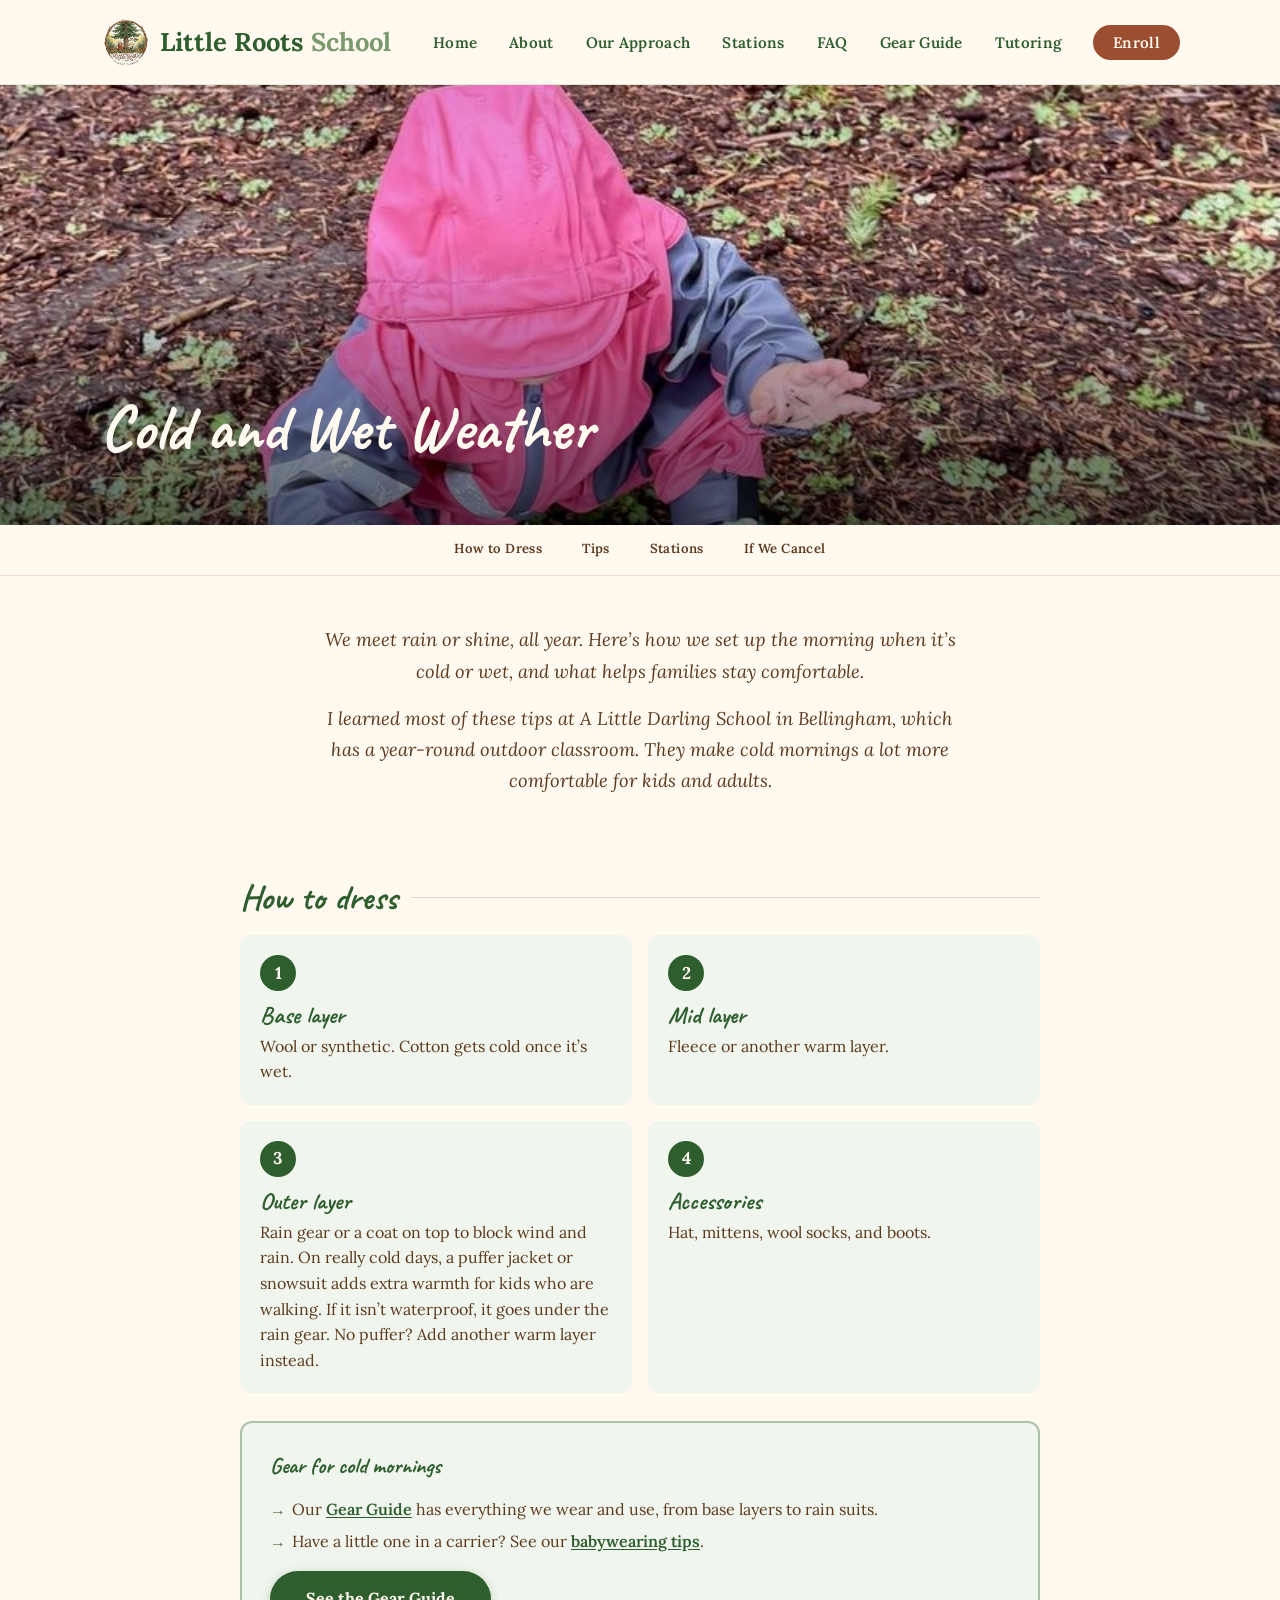
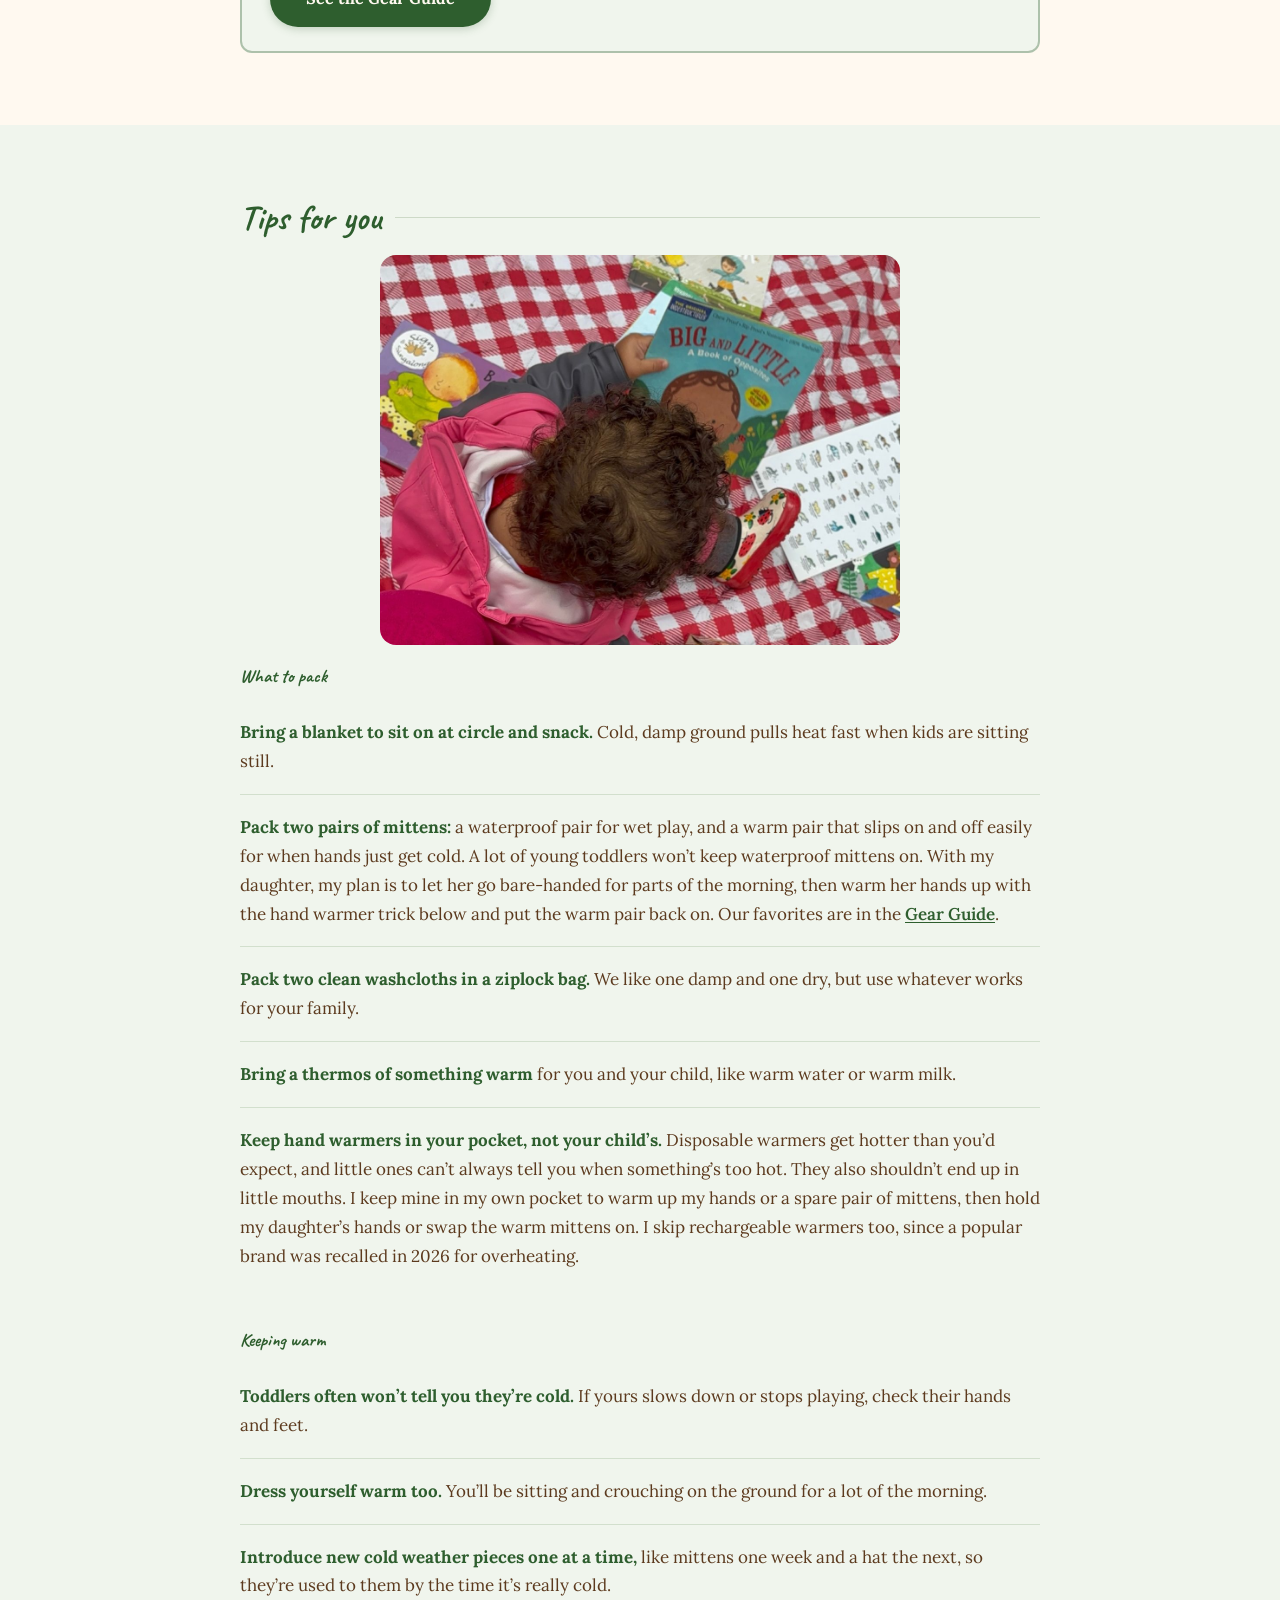
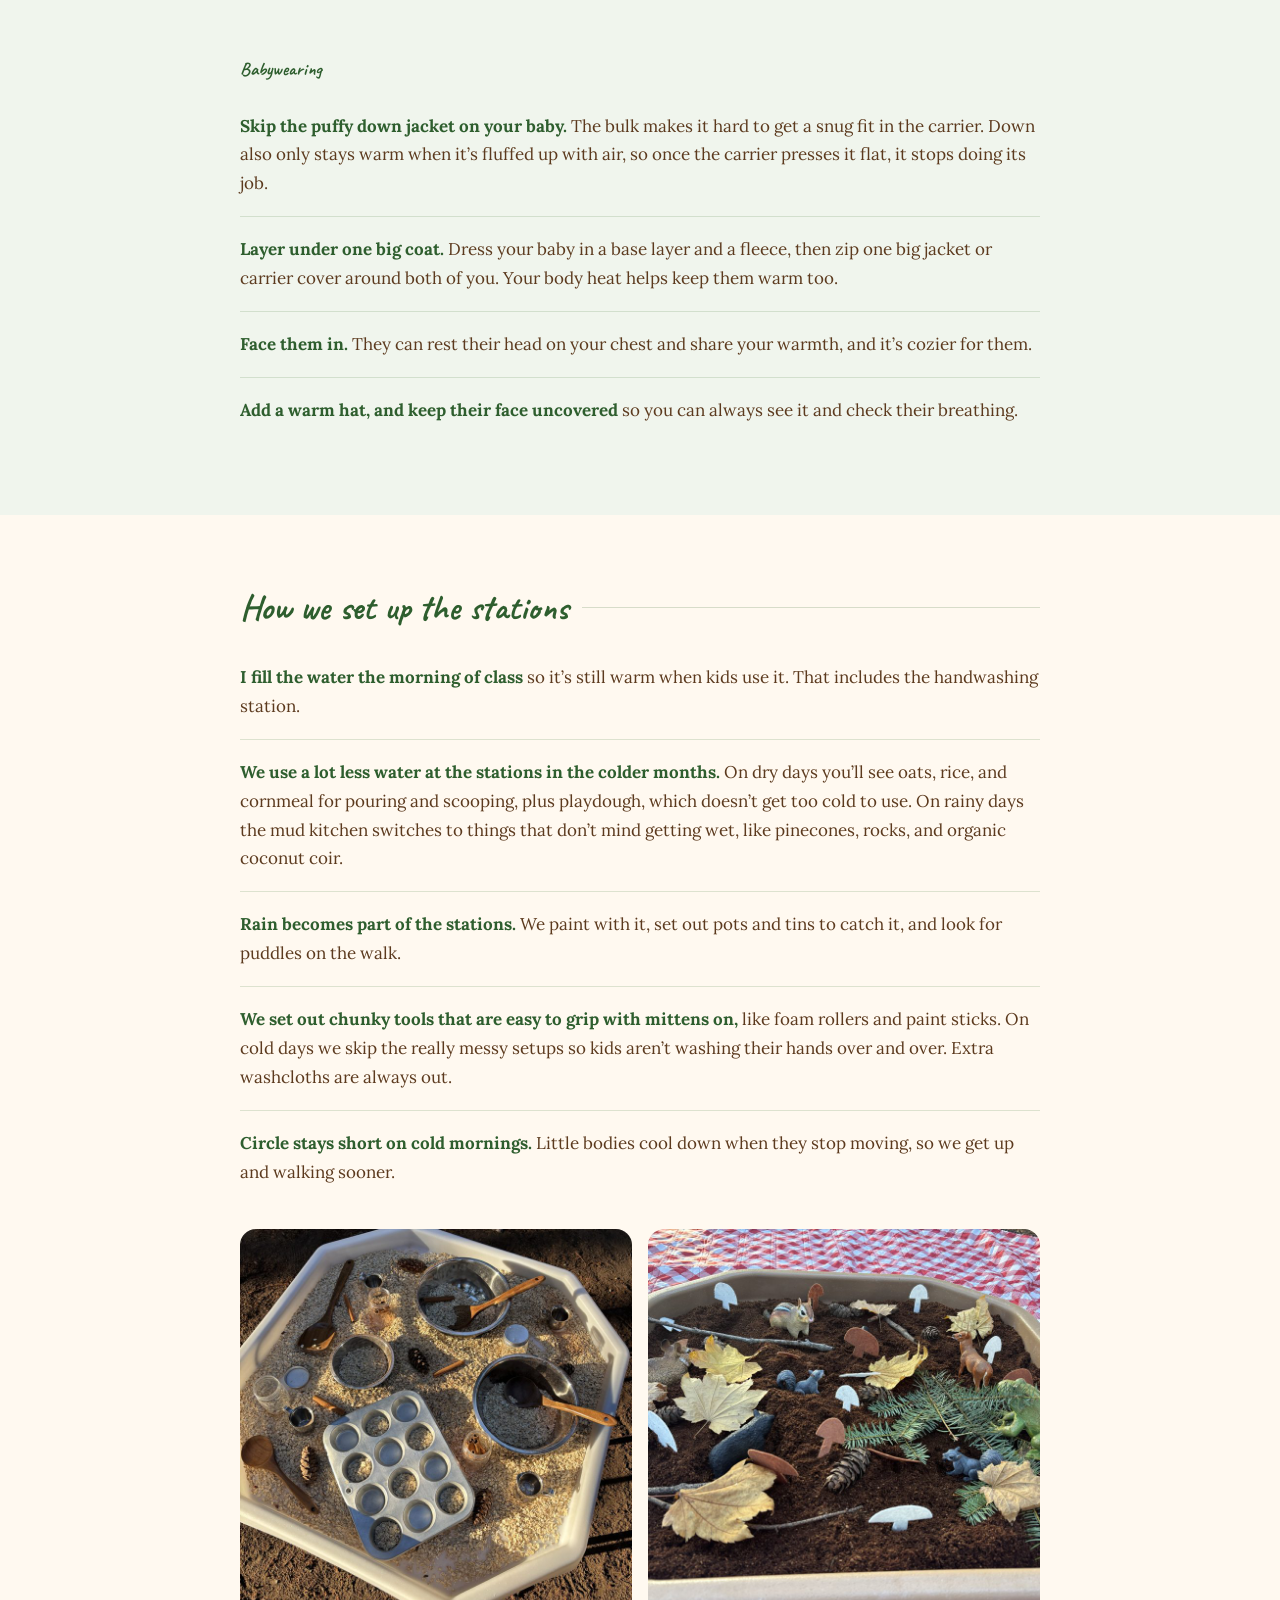
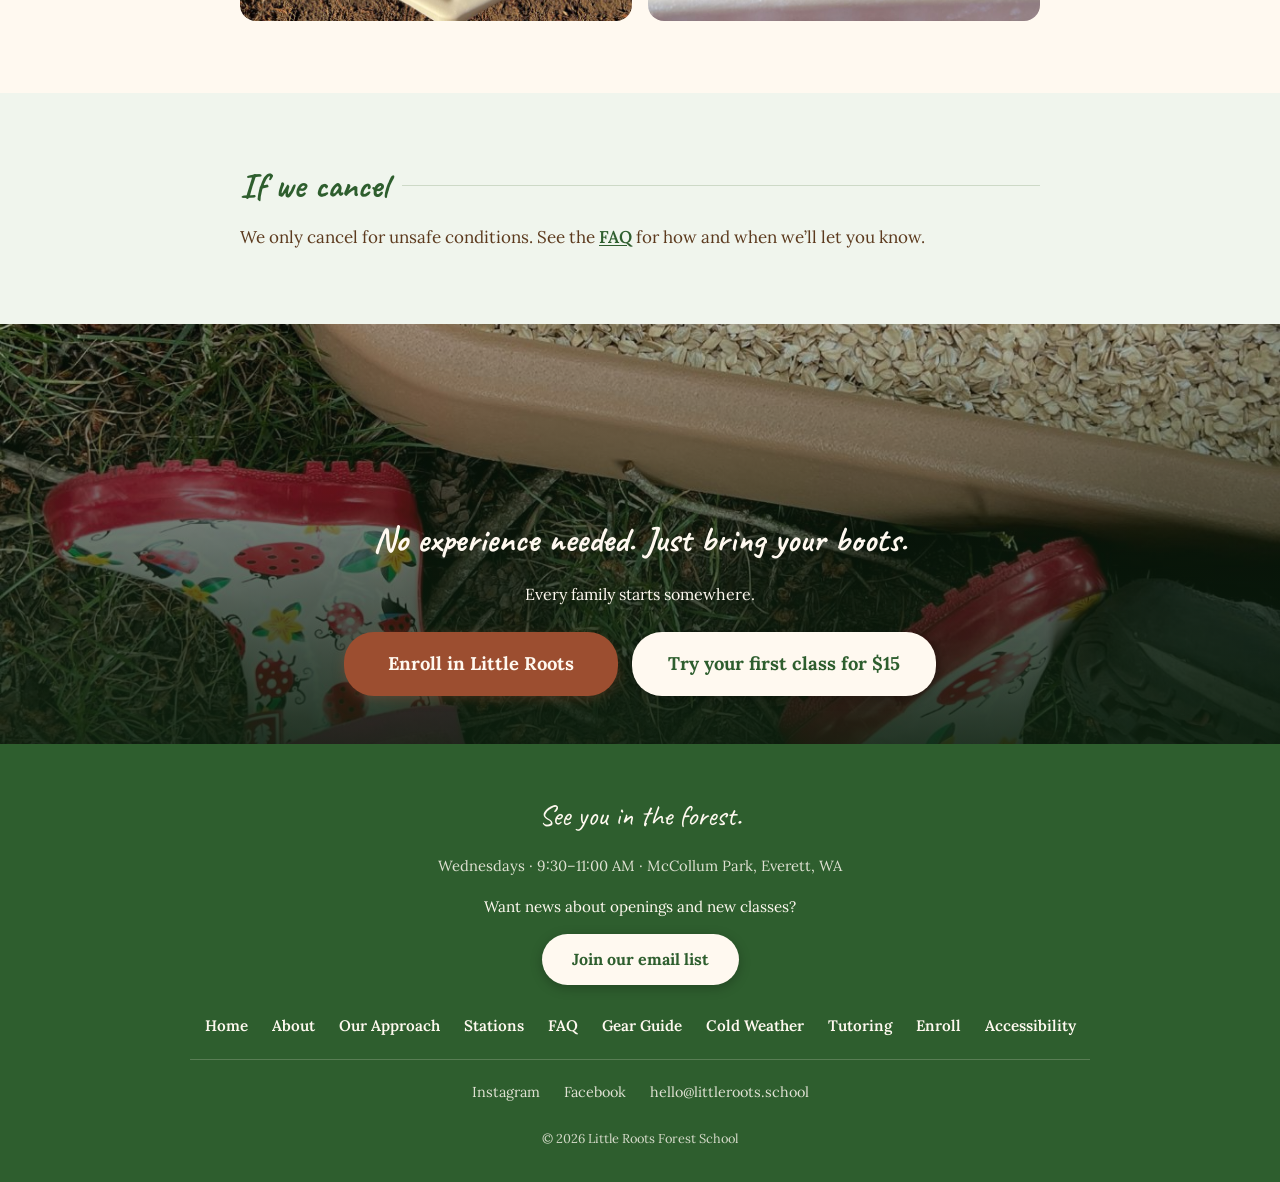
<file: cold-weather.html>
<!DOCTYPE html>
<html lang="en">
<head>
  <meta charset="UTF-8">
  <meta name="viewport" content="width=device-width, initial-scale=1.0">
  <title>Cold and Wet Weather | Little Roots Forest School</title>
  <meta name="description" content="How Little Roots Forest School sets up cold and rainy mornings at McCollum Park, with tips to help parents and caregivers keep toddlers warm and dry.">
  <meta property="og:title" content="Cold and Wet Weather | Little Roots Forest School">
  <meta property="og:description" content="How we set up cold and rainy mornings in the forest, with tips to help parents and caregivers keep toddlers warm and dry.">
  <meta property="og:url" content="https://www.littleroots.school/cold-weather">
  <meta property="og:type" content="website">
  <meta property="og:image" content="https://www.littleroots.school/images/link-preview.jpg">
  <meta property="og:image:width" content="1200">
  <meta property="og:image:height" content="630">
  <meta property="og:image:alt" content="A teacher and toddler painting a paper plate apple in the forest">
  <meta name="twitter:card" content="summary_large_image">
  <meta name="twitter:title" content="Cold and Wet Weather | Little Roots Forest School">
  <meta name="twitter:description" content="How we set up cold and rainy mornings in the forest, with tips to help parents and caregivers keep toddlers warm and dry.">
  <meta name="twitter:image" content="https://www.littleroots.school/images/link-preview.jpg">
  <link rel="preconnect" href="https://fonts.googleapis.com">
  <link rel="preconnect" href="https://fonts.gstatic.com" crossorigin>
  <link href="https://fonts.googleapis.com/css2?family=Caveat:wght@400;700&family=Lora:ital,wght@0,400;0,600;0,700;1,400&display=swap" rel="stylesheet">
  <link rel="icon" type="image/x-icon" href="/favicon.ico">
  <link rel="icon" type="image/png" sizes="32x32" href="/favicon-32x32.png">
  <link rel="icon" type="image/png" sizes="16x16" href="/favicon-16x16.png">
  <link rel="apple-touch-icon" sizes="180x180" href="/apple-touch-icon.png">
  <link rel="stylesheet" href="/css/style.css">
</head>
<body class="page-cold-weather">

  <a href="#main-content" class="skip-link">Skip to main content</a>

  <header class="site-header">
    <div class="container nav-wrapper">
      <a href="/" class="logo"><img src="/images/logo.png" alt="Little Roots Forest School logo" class="logo-img">Little Roots <span>School</span></a>
      <a href="/register.html" class="header-enroll">Enroll</a>
      <button class="hamburger" aria-label="Toggle menu" aria-expanded="false">
        <span></span>
        <span></span>
        <span></span>
      </button>
      <nav aria-label="Main navigation">
        <ul class="nav-links">
          <li><a href="/">Home</a></li>
          <li><a href="/about.html">About</a></li>
          <li><a href="/approach.html">Our Approach</a></li>
          <li><a href="/stations.html">Stations</a></li>
          <li><a href="/faq.html">FAQ</a></li>
          <li><a href="/recommended/">Gear Guide</a></li>
          <li><a href="/tutoring.html">Tutoring</a></li>
          <li><a href="/register.html" class="nav-enroll">Enroll</a></li>
        </ul>
      </nav>
    </div>
  </header>

  <main id="main-content">

  <section class="gear-hero weather-hero">
    <img
      src="/images/cold-weather-banner.jpg"
      alt="A toddler in a pink rain suit crouching on a wet forest trail"
      class="gear-hero-img"
    >
    <div class="gear-hero-overlay"></div>
    <div class="container">
      <h1>Cold and Wet Weather</h1>
    </div>
  </section>

  <nav class="quicknav" aria-label="Jump to section">
    <div class="container quicknav-inner">
      <a href="#how-to-dress">How to Dress</a>
      <a href="#tips">Tips</a>
      <a href="#stations">Stations</a>
      <a href="#if-we-cancel">If We Cancel</a>
    </div>
  </nav>

  <section class="weather-intro">
    <div class="container">
      <p>We meet rain or shine, all year. Here&rsquo;s how we set up the morning when it&rsquo;s cold or wet, and what helps families stay comfortable.</p>
      <p>I learned most of these tips at A Little Darling School in Bellingham, which has a year-round outdoor classroom. They make cold mornings a lot more comfortable for kids and adults.</p>
    </div>
  </section>

  <!-- How to dress -->
  <section class="section" id="how-to-dress">
    <div class="container weather-content">
      <div class="gear-section-label">
        <h2>How to dress</h2>
      </div>
      <ol class="weather-layers">
        <li>
          <span class="step-number" aria-hidden="true">1</span>
          <p class="weather-layer-name">Base layer</p>
          <p>Wool or synthetic. Cotton gets cold once it&rsquo;s wet.</p>
        </li>
        <li>
          <span class="step-number" aria-hidden="true">2</span>
          <p class="weather-layer-name">Mid layer</p>
          <p>Fleece or another warm layer.</p>
        </li>
        <li>
          <span class="step-number" aria-hidden="true">3</span>
          <p class="weather-layer-name">Outer layer</p>
          <p>Rain gear or a coat on top to block wind and rain. On really cold days, a puffer jacket or snowsuit adds extra warmth for kids who are walking. If it isn&rsquo;t waterproof, it goes under the rain gear. No puffer? Add another warm layer instead.</p>
        </li>
        <li>
          <span class="step-number" aria-hidden="true">4</span>
          <p class="weather-layer-name">Accessories</p>
          <p>Hat, mittens, wool socks, and boots.</p>
        </li>
      </ol>
      <div class="gear-start-callout weather-gear-box">
        <p class="gear-start-callout-title">Gear for cold mornings</p>
        <ul>
          <li>Our <a href="/recommended/">Gear Guide</a> has everything we wear and use, from base layers to rain suits.</li>
          <li>Have a little one in a carrier? See our <a href="#babywearing">babywearing tips</a>.</li>
        </ul>
        <p class="weather-gear-btn"><a href="/recommended/" class="btn">See the Gear Guide</a></p>
      </div>
    </div>
  </section>

  <!-- Tips for you -->
  <section class="section section--alt" id="tips">
    <div class="container weather-content">
      <div class="gear-section-label">
        <h2>Tips for you</h2>
      </div>
      <img src="/images/station-book-blanket.jpg" alt="A toddler in a pink rain suit and ladybug boots reading board books on a red checkered blanket" class="weather-photo-tall" width="1200" height="900" loading="lazy">
      <p class="gear-checklist-label weather-list-label">What to pack</p>
      <ul class="weather-tips">
        <li><strong>Bring a blanket to sit on at circle and snack.</strong> Cold, damp ground pulls heat fast when kids are sitting still.</li>
        <li><strong>Pack two pairs of mittens:</strong> a waterproof pair for wet play, and a warm pair that slips on and off easily for when hands just get cold. A lot of young toddlers won&rsquo;t keep waterproof mittens on. With my daughter, my plan is to let her go bare-handed for parts of the morning, then warm her hands up with the hand warmer trick below and put the warm pair back on. Our favorites are in the <a href="/recommended/#mittens">Gear Guide</a>.</li>
        <li><strong>Pack two clean washcloths in a ziplock bag.</strong> We like one damp and one dry, but use whatever works for your family.</li>
        <li><strong>Bring a thermos of something warm</strong> for you and your child, like warm water or warm milk.</li>
        <li><strong>Keep hand warmers in your pocket, not your child&rsquo;s.</strong> Disposable warmers get hotter than you&rsquo;d expect, and little ones can&rsquo;t always tell you when something&rsquo;s too hot. They also shouldn&rsquo;t end up in little mouths. I keep mine in my own pocket to warm up my hands or a spare pair of mittens, then hold my daughter&rsquo;s hands or swap the warm mittens on. I skip rechargeable warmers too, since a popular brand was recalled in 2026 for overheating.</li>
      </ul>
      <p class="gear-checklist-label weather-list-label">Keeping warm</p>
      <ul class="weather-tips">
        <li><strong>Toddlers often won&rsquo;t tell you they&rsquo;re cold.</strong> If yours slows down or stops playing, check their hands and feet.</li>
        <li><strong>Dress yourself warm too.</strong> You&rsquo;ll be sitting and crouching on the ground for a lot of the morning.</li>
        <li><strong>Introduce new cold weather pieces one at a time,</strong> like mittens one week and a hat the next, so they&rsquo;re used to them by the time it&rsquo;s really cold.</li>
      </ul>
      <p class="gear-checklist-label weather-list-label" id="babywearing">Babywearing</p>
      <ul class="weather-tips">
        <li><strong>Skip the puffy down jacket on your baby.</strong> The bulk makes it hard to get a snug fit in the carrier. Down also only stays warm when it&rsquo;s fluffed up with air, so once the carrier presses it flat, it stops doing its job.</li>
        <li><strong>Layer under one big coat.</strong> Dress your baby in a base layer and a fleece, then zip one big jacket or carrier cover around both of you. Your body heat helps keep them warm too.</li>
        <li><strong>Face them in.</strong> They can rest their head on your chest and share your warmth, and it&rsquo;s cozier for them.</li>
        <li><strong>Add a warm hat, and keep their face uncovered</strong> so you can always see it and check their breathing.</li>
      </ul>
    </div>
  </section>

  <!-- How we set up the stations -->
  <section class="section" id="stations">
    <div class="container weather-content">
      <div class="gear-section-label">
        <h2>How we set up the stations</h2>
      </div>
      <ul class="weather-tips">
        <li><strong>I fill the water the morning of class</strong> so it&rsquo;s still warm when kids use it. That includes the handwashing station.</li>
        <li><strong>We use a lot less water at the stations in the colder months.</strong> On dry days you&rsquo;ll see oats, rice, and cornmeal for pouring and scooping, plus playdough, which doesn&rsquo;t get too cold to use. On rainy days the mud kitchen switches to things that don&rsquo;t mind getting wet, like pinecones, rocks, and organic coconut coir.</li>
        <li><strong>Rain becomes part of the stations.</strong> We paint with it, set out pots and tins to catch it, and look for puddles on the walk.</li>
        <li><strong>We set out chunky tools that are easy to grip with mittens on,</strong> like foam rollers and paint sticks. On cold days we skip the really messy setups so kids aren&rsquo;t washing their hands over and over. Extra washcloths are always out.</li>
        <li><strong>Circle stays short on cold mornings.</strong> Little bodies cool down when they stop moving, so we get up and walking sooner.</li>
      </ul>
      <div class="weather-photos">
        <img src="/images/cold-weather-oats-sun.jpg" alt="A white tray of dry oats set out in a patch of sunshine, with a muffin tin, metal bowls, wooden spoons, cinnamon sticks, and pinecones" width="800" height="800" loading="lazy">
        <img src="/images/cold-weather-coir-forest.jpg" alt="A tray of dark coconut coir set up as a small forest with toy animals, felt mushrooms, yellow leaves, pinecones, and fir branches" width="800" height="800" loading="lazy">
      </div>
    </div>
  </section>

  <!-- If we cancel -->
  <section class="section section--alt" id="if-we-cancel">
    <div class="container weather-content">
      <div class="gear-section-label">
        <h2>If we cancel</h2>
      </div>
      <p class="weather-text">We only cancel for unsafe conditions. See the <a href="/faq.html#when-we-cancel">FAQ</a> for how and when we&rsquo;ll let you know.</p>
    </div>
  </section>

  <section class="crown-callout crown-photo-section">
    <picture>
      <source media="(max-width: 700px)" srcset="/images/boots-banner-sm.jpg">
      <img src="/images/boots-banner.jpg" alt="Toddler in ladybug rain boots sitting next to a sensory bin of oats with spoons and cups" class="crown-bg-img" aria-hidden="true" loading="lazy">
    </picture>
    <div class="crown-photo-overlay"></div>
    <div class="container">
      <div class="crown-callout-content">
        <h2 class="section-title">No experience needed. Just bring your boots.</h2>
        <p>Every family starts somewhere.</p>
        <div class="hero-buttons">
          <a class="btn btn-rust" href="/register.html">Enroll in Little Roots</a>
          <a href="https://form.jotform.com/261978581507066" class="btn btn-light" target="_blank" rel="noopener noreferrer">Try your first class for $15<span class="sr-only"> (opens in new tab)</span></a>
        </div>
      </div>
    </div>
  </section>

  </main>

  <footer class="site-footer">
    <div class="container">
      <p class="footer-tagline">See you in the forest.</p>
      <p class="footer-details">Wednesdays &middot; 9:30&ndash;11:00 AM &middot; McCollum Park, Everett, WA</p>
      <div class="footer-signup">
        <p>Want news about openings and new classes?</p>
        <a href="https://form.jotform.com/262151832764054" class="btn btn-light" target="_blank" rel="noopener">Join our email list<span class="sr-only"> (opens in new tab)</span></a>
      </div>
      <nav class="footer-nav" aria-label="Footer navigation">
        <a href="/">Home</a>
        <a href="/about.html">About</a>
        <a href="/approach.html">Our Approach</a>
        <a href="/stations.html">Stations</a>
        <a href="/faq.html">FAQ</a>
        <a href="/recommended/">Gear Guide</a>
        <a href="/cold-weather">Cold Weather</a>
        <a href="/tutoring.html">Tutoring</a>
        <a href="/register.html">Enroll</a>
        <a href="/accessibility.html">Accessibility</a>
      </nav>
      <div class="footer-links">
        <a href="https://www.instagram.com/littleroots.school?igsh=dWMxcGVlbmdjeDEy&amp;utm_source=qr" target="_blank" rel="noopener">Instagram <span class="sr-only">(opens in new tab)</span></a>
        <a href="https://www.facebook.com/share/18MWNXAKoz/?mibextid=wwXIfr" target="_blank" rel="noopener">Facebook <span class="sr-only">(opens in new tab)</span></a>
        <a href="mailto:hello@littleroots.school">hello@littleroots.school</a>
      </div>
      <p class="footer-copy">&copy; 2026 Little Roots Forest School</p>
    </div>
  </footer>

  <script>
    const hamburger = document.querySelector('.hamburger');
    const navLinks = document.querySelector('.nav-links');
    hamburger.addEventListener('click', () => {
      const isOpen = navLinks.classList.toggle('open');
      hamburger.classList.toggle('active');
      hamburger.setAttribute('aria-expanded', isOpen);
    });
  </script>

</body>
</html>
</file>
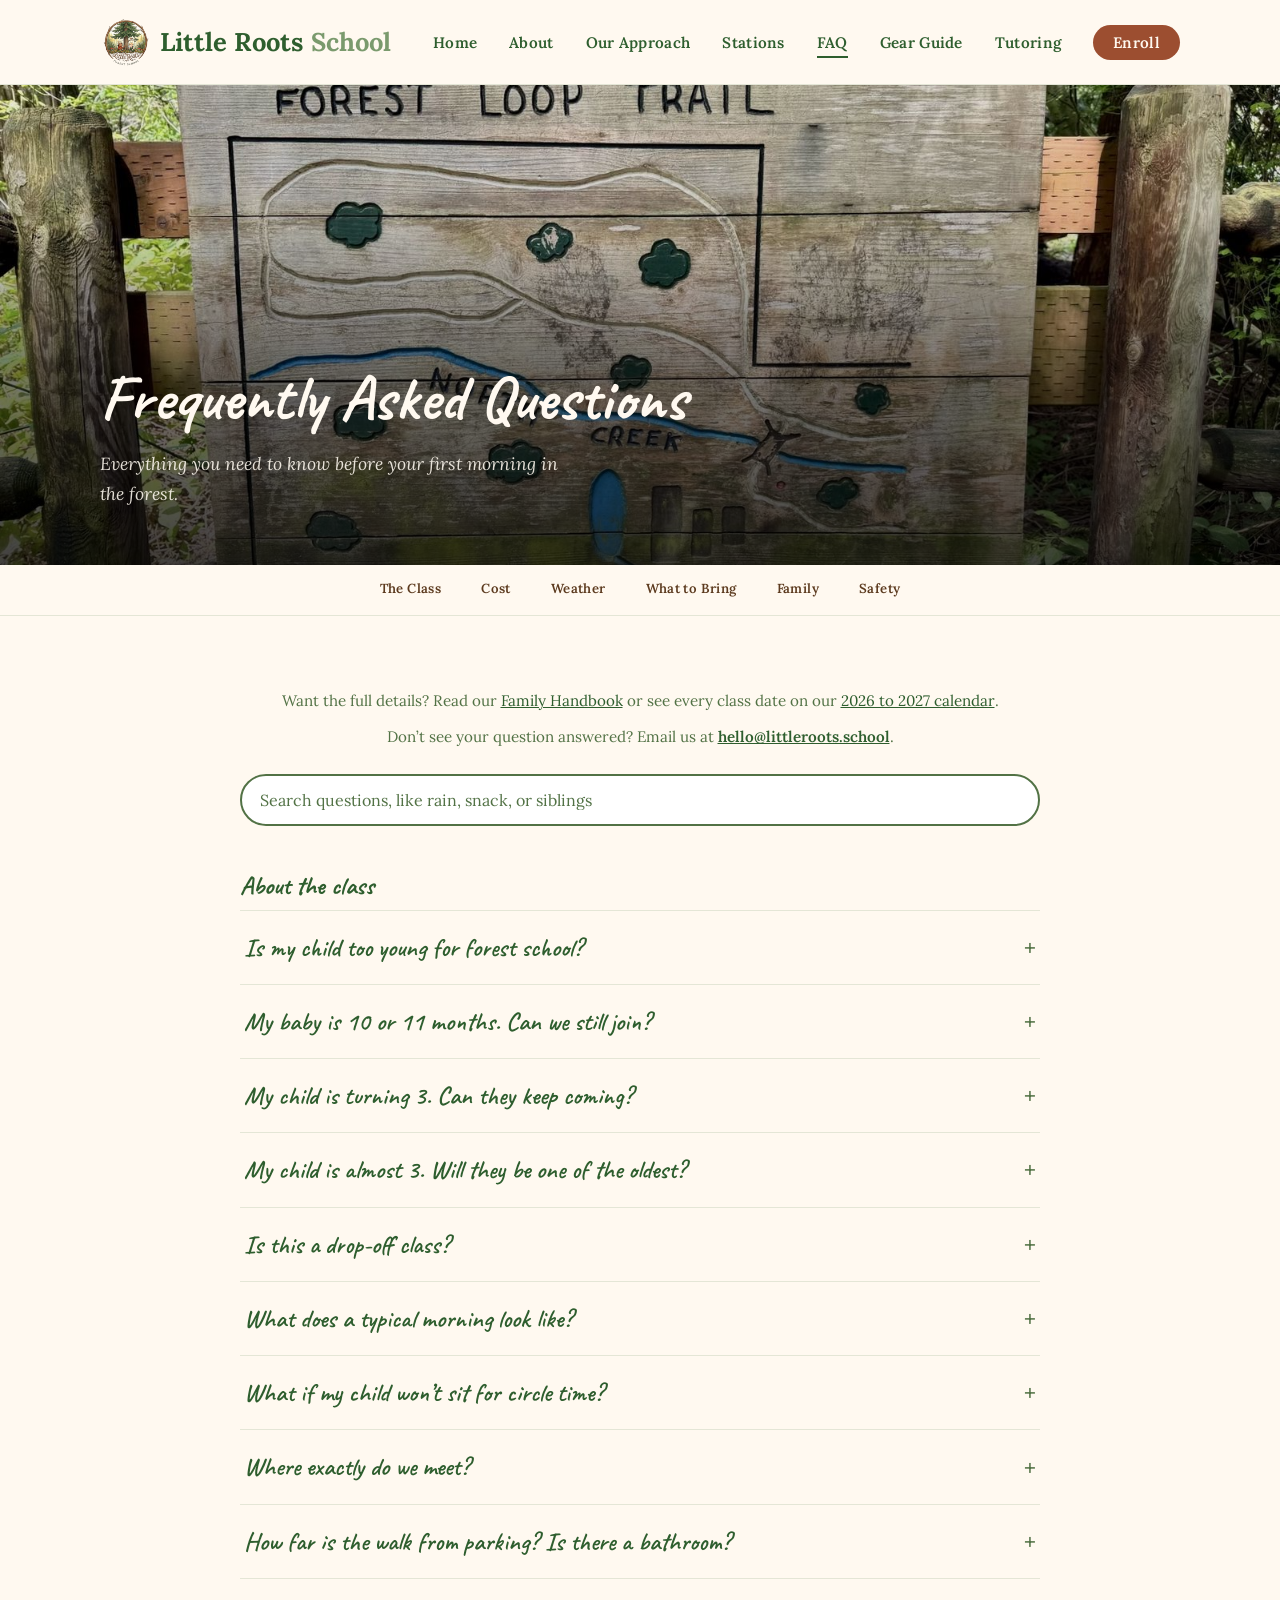
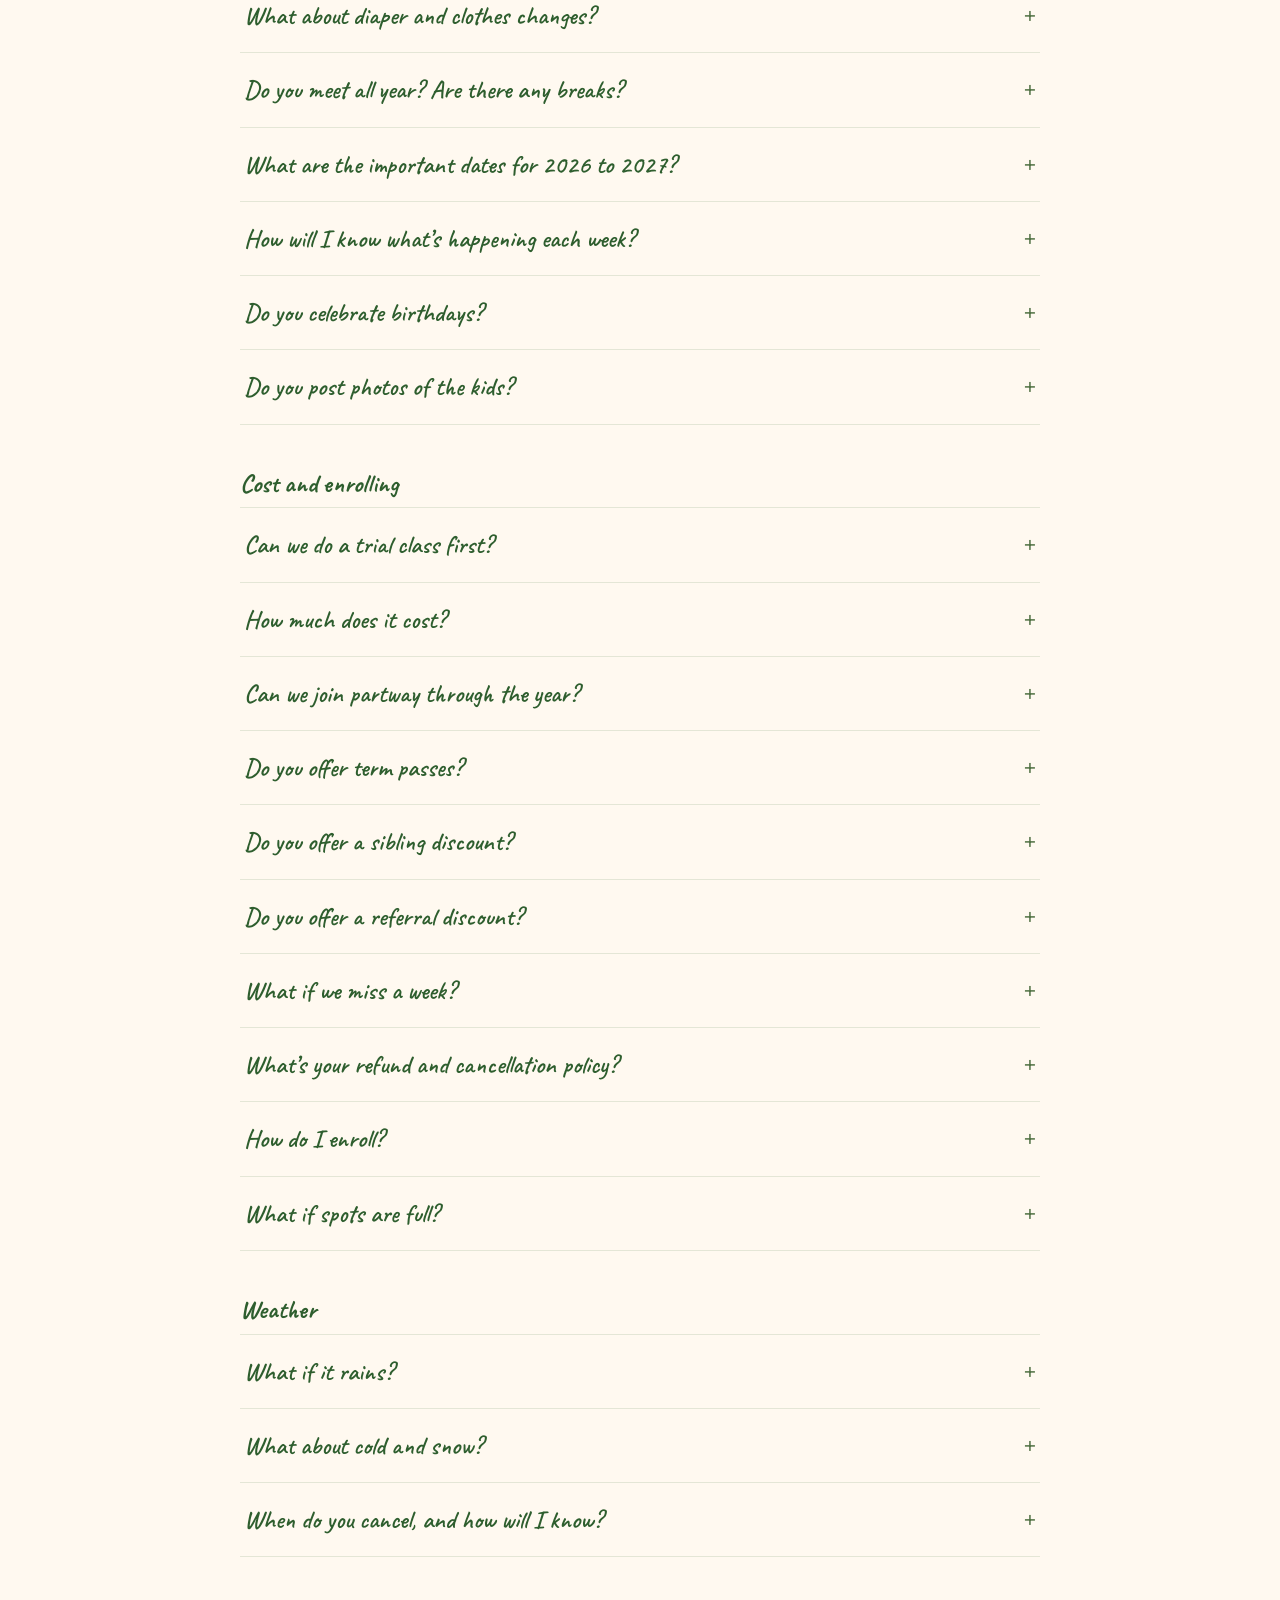
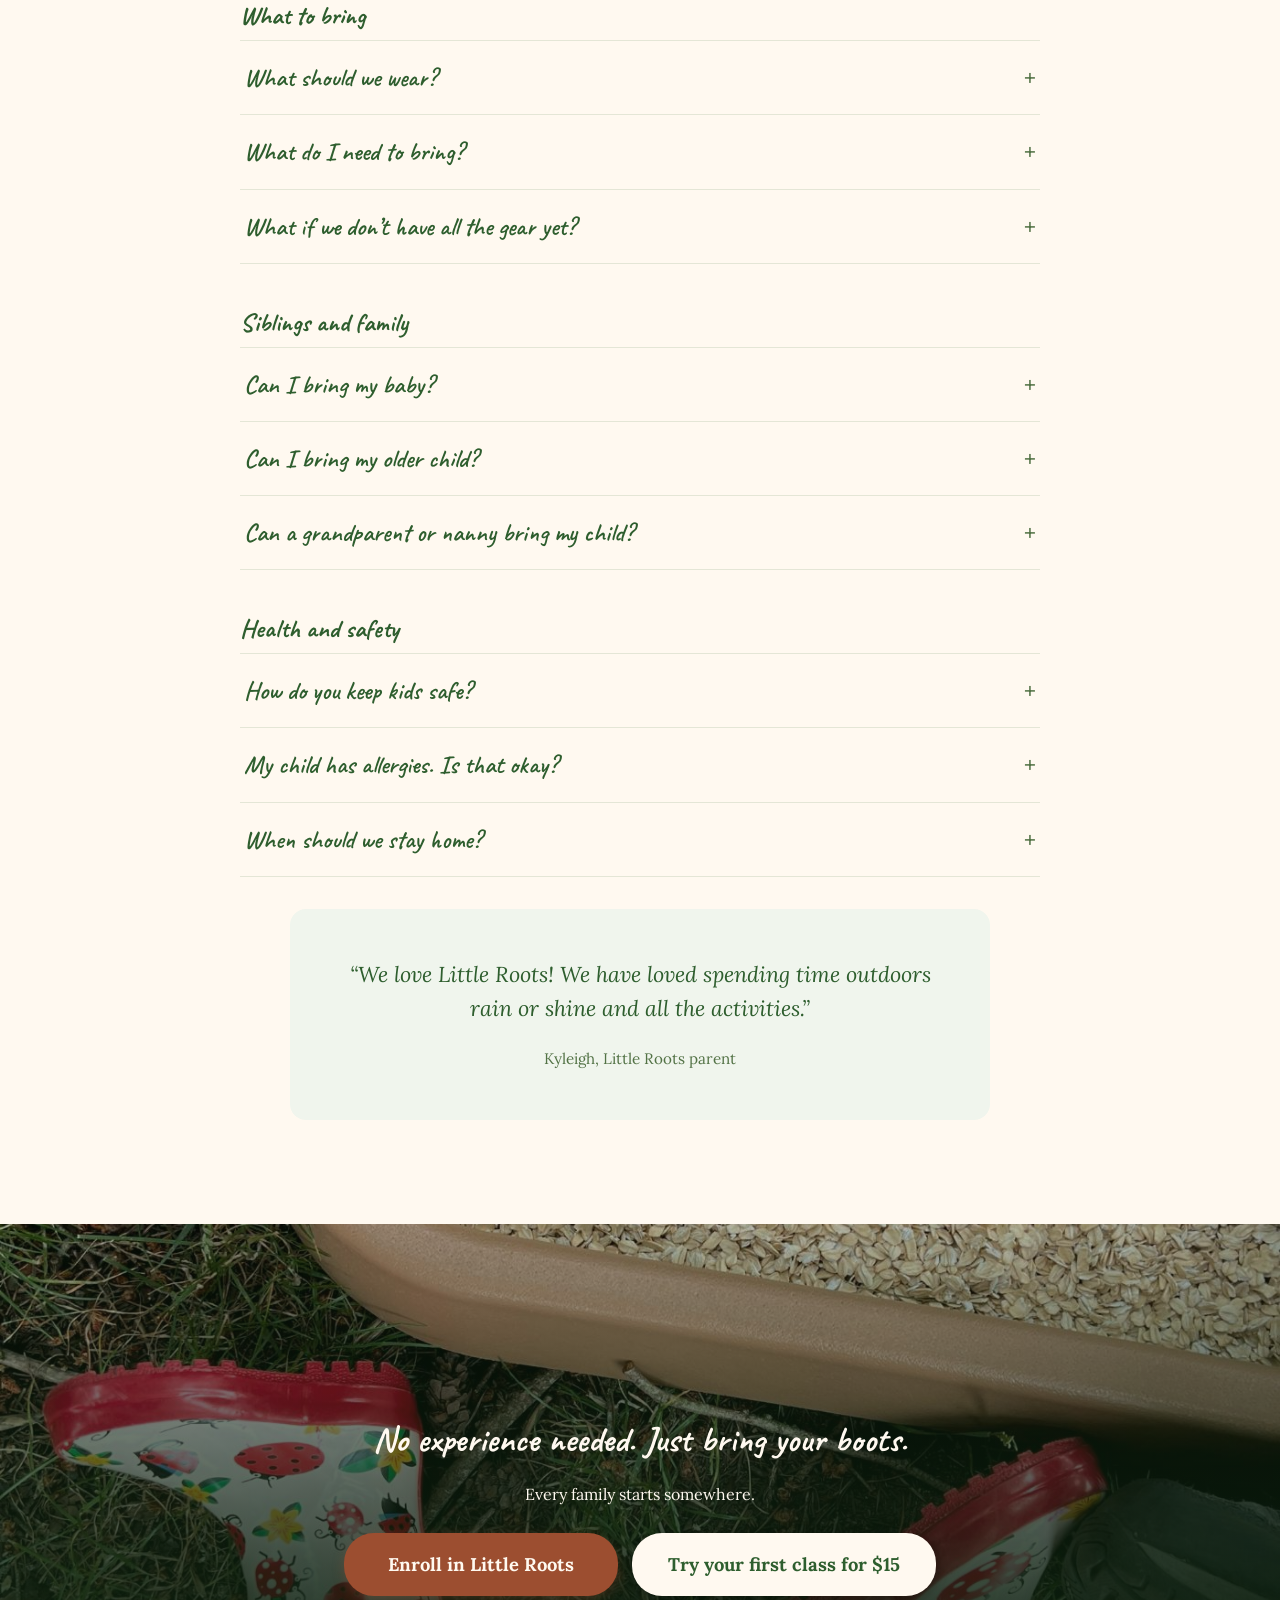
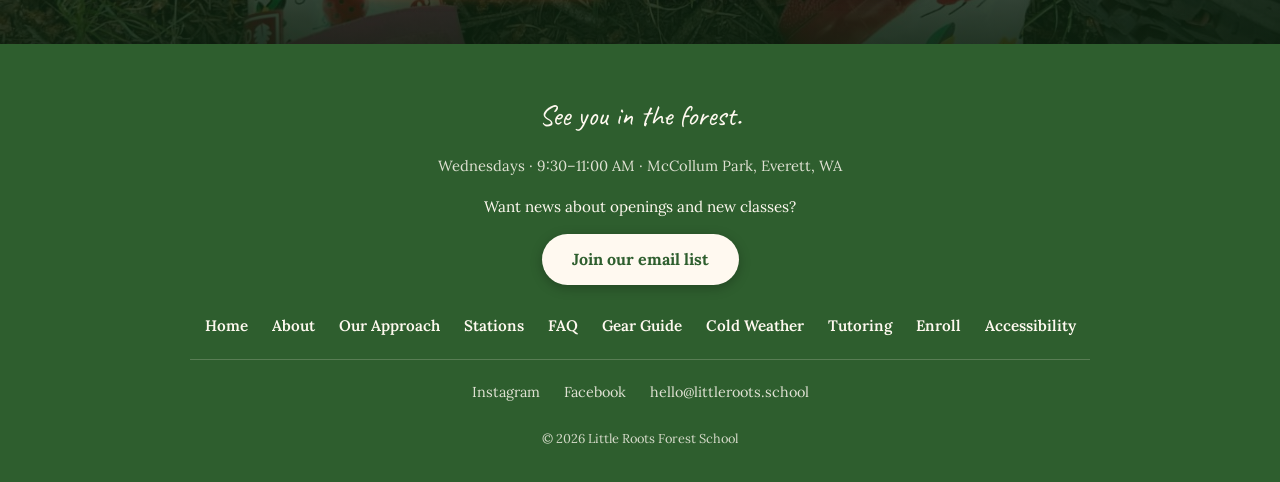
<file: faq.html>
<!DOCTYPE html>
<html lang="en">
<head>
  <meta charset="UTF-8">
  <meta name="viewport" content="width=device-width, initial-scale=1.0">
  <title>FAQ | Little Roots Forest School</title>
  <meta name="description" content="Frequently asked questions about Little Roots Forest School: ages, weather, what to bring, pricing, refunds, and more.">
  <meta property="og:title" content="FAQ | Little Roots Forest School">
  <meta property="og:description" content="Ages, weather, what to bring, pricing, and more. Answers to what families ask before their first morning in the forest.">
  <meta property="og:url" content="https://www.littleroots.school/faq">
  <meta property="og:type" content="website">
  <meta property="og:image" content="https://www.littleroots.school/images/link-preview.jpg">
  <meta property="og:image:width" content="1200">
  <meta property="og:image:height" content="630">
  <meta property="og:image:alt" content="A teacher and toddler painting a paper plate apple in the forest">
  <meta name="twitter:card" content="summary_large_image">
  <meta name="twitter:title" content="FAQ | Little Roots Forest School">
  <meta name="twitter:description" content="Ages, weather, what to bring, pricing, and more. Answers to what families ask before their first morning in the forest.">
  <meta name="twitter:image" content="https://www.littleroots.school/images/link-preview.jpg">
  <link rel="preconnect" href="https://fonts.googleapis.com">
  <link rel="preconnect" href="https://fonts.gstatic.com" crossorigin>
  <link href="https://fonts.googleapis.com/css2?family=Caveat:wght@400;700&family=Lora:ital,wght@0,400;0,600;0,700;1,400&display=swap" rel="stylesheet">
  <link rel="icon" type="image/x-icon" href="/favicon.ico">
  <link rel="icon" type="image/png" sizes="32x32" href="/favicon-32x32.png">
  <link rel="icon" type="image/png" sizes="16x16" href="/favicon-16x16.png">
  <link rel="apple-touch-icon" sizes="180x180" href="/apple-touch-icon.png">
  <link rel="stylesheet" href="css/style.css">
</head>
<body>

  <a href="#main-content" class="skip-link">Skip to main content</a>

  <header class="site-header">
    <div class="container nav-wrapper">
      <a href="/" class="logo"><img src="images/logo.png" alt="Little Roots Forest School logo" class="logo-img">Little Roots <span>School</span></a>
      <a href="/register.html" class="header-enroll">Enroll</a>
      <button class="hamburger" aria-label="Toggle menu" aria-expanded="false">
        <span></span>
        <span></span>
        <span></span>
      </button>
      <nav aria-label="Main navigation">
        <ul class="nav-links">
          <li><a href="/">Home</a></li>
          <li><a href="about.html">About</a></li>
          <li><a href="approach.html">Our Approach</a></li>
          <li><a href="stations.html">Stations</a></li>
          <li><a href="faq.html" class="active" aria-current="page">FAQ</a></li>
          <li><a href="/recommended/">Gear Guide</a></li>
          <li><a href="/tutoring.html">Tutoring</a></li>
          <li><a href="register.html" class="nav-enroll">Enroll</a></li>
        </ul>
      </nav>
    </div>
  </header>

  <main id="main-content">

  <section class="faq-hero">
    <picture>
      <source media="(max-width: 700px)" srcset="images/faq-hero-sm.jpg">
      <img
        src="images/faq-hero.jpg"
        alt="A hand-carved wooden trail map sign reading 'Forest Loop Trail' with a You Are Here marker, mounted in a Pacific Northwest forest"
        class="faq-hero-img"
      >
    </picture>
    <div class="faq-hero-overlay"></div>
    <div class="container">
      <h1>Frequently Asked Questions</h1>
      <p class="subtitle">Everything you need to know before your first morning in the forest.</p>
    </div>
  </section>

  <nav class="quicknav" aria-label="Jump to section">
    <div class="container quicknav-inner">
      <a href="#faq-class">The Class</a>
      <a href="#faq-cost">Cost</a>
      <a href="#faq-weather">Weather</a>
      <a href="#faq-bring">What to Bring</a>
      <a href="#faq-family">Family</a>
      <a href="#faq-safety">Safety</a>
    </div>
  </nav>

  <section class="section">
    <div class="container">
      <p class="faq-intro">Want the full details? Read our <a href="/Little-Roots-Family-Handbook.pdf" target="_blank">Family Handbook<span class="sr-only"> (opens in new tab)</span></a> or see every class date on our <a href="/Little-Roots-Calendar-2026-2027.pdf" target="_blank">2026 to 2027 calendar<span class="sr-only"> (opens in new tab)</span></a>.</p>
      <p class="faq-intro faq-ask">Don&rsquo;t see your question answered? Email us at <a href="mailto:hello@littleroots.school">hello@littleroots.school</a>.</p>
      <div class="faq-search">
        <label for="faq-search-input" class="sr-only">Search the FAQ</label>
        <input type="search" id="faq-search-input" class="faq-search-input" placeholder="Search questions, like rain, snack, or siblings" autocomplete="off">
        <p class="faq-search-status" aria-live="polite"></p>
      </div>
      <div class="faq-list">

        <div class="faq-group" id="faq-class">
          <h2 class="faq-group-title">About the class</h2>

        <details class="faq-item">
          <summary class="faq-question">Is my child too young for forest school?</summary>
          <div class="faq-answer">
            <p>Not at all! Babies are natural scientists. At 12 months, they&rsquo;re learning through every sense, like the feel of bark and the sound of birds. You&rsquo;ll be amazed at what they take in.</p>
          </div>
        </details>

        <details class="faq-item">
          <summary class="faq-question">My baby is 10 or 11 months. Can we still join?</summary>
          <div class="faq-answer">
            <p>Probably! The 12-month starting age is a guideline, not a hard cutoff. If your baby is sitting independently and you think they&rsquo;d enjoy being outdoors with other kids, reach out and we&rsquo;ll chat.</p>
            <p>Babies under 12 months joining on their own are $49 a month. With a paid older sibling, they come free.</p>
          </div>
        </details>

        <details class="faq-item">
          <summary class="faq-question">My child is turning 3. Can they keep coming?</summary>
          <div class="faq-answer">
            <p>Yes! Three year olds are welcome until their fourth birthday.</p>
          </div>
        </details>

        <details class="faq-item">
          <summary class="faq-question">My child is almost 3. Will they be one of the oldest?</summary>
          <div class="faq-answer">
            <p>Sometimes, and older kids really shine here. They get a chance to step into a leadership role, helping the little ones and modeling new ways to use each station. Each setup also has ways for them to go further, like hammering golf tees into a zucchini instead of pushing them into pre-made holes. Because everything is open ended, a three year old might be building a whole leaf soup recipe right next to a one year old stirring for the first time.</p>
          </div>
        </details>

        <details class="faq-item">
          <summary class="faq-question">Is this a drop-off class?</summary>
          <div class="faq-answer">
            <p>No. A parent or caregiver stays for the whole morning and joins in.</p>
          </div>
        </details>

        <details class="faq-item">
          <summary class="faq-question">What does a typical morning look like?</summary>
          <div class="faq-answer">
            <p>Every Wednesday follows the same gentle rhythm. Times are approximate, since we follow a rhythm, not a clock.</p>
            <p><strong>9:30 Arrival and free explore.</strong> Stations are already set up, so your child can dive right in.</p>
            <p><strong>9:45 Opening circle.</strong> Five minutes to ring the chime, sing our name song, and share a question of the day for the grown-ups.</p>
            <p><strong>9:50 Discovery stations.</strong> Six to eight stations like the mud kitchen, playdough, sensory bins, and art. Your child moves freely between them.</p>
            <p><strong>10:20 Snack time.</strong> Bring a nut-free snack from home. We have a handwashing station.</p>
            <p><strong>10:30 Morning gathering.</strong> Songs, a short story tied to the day&rsquo;s nature focus, and a visit from Pip, our chickadee puppet.</p>
            <p><strong>10:45 Nature walk.</strong> A short loop at toddler pace with a guiding question, like &ldquo;What is falling?&rdquo;</p>
            <p><strong>10:55 Closing circle.</strong> We sing The More We Get Together with ASL signs and say goodbye to the forest.</p>
            <p>You can read more about each part of the morning on our <a href="/#morning">homepage</a>.</p>
            <img src="images/katelyn-pip.jpg" alt="Katelyn smiling on the forest trail in her Forest Teacher shirt, holding Pip the chickadee puppet on her hand, with fall leaves behind her" class="faq-photo" width="800" height="1067" loading="lazy">
          </div>
        </details>

        <details class="faq-item">
          <summary class="faq-question">What if my child won&rsquo;t sit for circle time?</summary>
          <div class="faq-answer">
            <p>Totally normal and totally fine. Sitting quietly isn&rsquo;t the expectation at this age. Plenty of kids stand, wander close, or listen while they move. Settling in for circle grows naturally as they get to know us and the rhythm of our mornings. For busy little ones, one thing that helps is having them help me clean up while the others eat, then enjoy their snack during the story, so they have something to do while they listen. We&rsquo;ll find what works for your child.</p>
          </div>
        </details>

        <details class="faq-item">
          <summary class="faq-question">Where exactly do we meet?</summary>
          <div class="faq-answer">
            <p>We meet at McCollum Park in south Everett, and we welcome families from all over Snohomish County, including Mill Creek, Bothell, Lynnwood, Mukilteo, Edmonds, Snohomish, Lake Stevens, and Marysville. I&rsquo;ll send you the exact meeting spot and parking details once you enroll or book a trial session.</p>
          </div>
        </details>

        <details class="faq-item">
          <summary class="faq-question">How far is the walk from parking? Is there a bathroom?</summary>
          <div class="faq-answer">
            <p>The meeting spot is a few minutes&rsquo; walk from the parking lot, and the path is stroller friendly. There is a portable toilet about a five minute walk from our spot, and our privacy tent with a changing mat and children&rsquo;s potty is set up right at class.</p>
          </div>
        </details>

        <details class="faq-item">
          <summary class="faq-question">What about diaper and clothes changes?</summary>
          <div class="faq-answer">
            <p>We bring a pop-up privacy tent to every session with a changing mat and a children&rsquo;s potty inside. Parents handle their own child&rsquo;s changes. It&rsquo;s always set up before you arrive.</p>
          </div>
        </details>

        <details class="faq-item">
          <summary class="faq-question">Do you meet all year? Are there any breaks?</summary>
          <div class="faq-answer">
            <p>We meet every Wednesday year round, except December 23 and December 30. See every date on our <a href="/Little-Roots-Calendar-2026-2027.pdf" target="_blank">2026 to 2027 calendar<span class="sr-only"> (opens in new tab)</span></a>. We meet through the winter too. See <a href="/cold-weather">how we stay warm</a>.</p>
          </div>
        </details>

        <details class="faq-item" id="important-dates">
          <summary class="faq-question">What are the important dates for 2026 to 2027?</summary>
          <div class="faq-answer">
            <p>We meet every Wednesday from 9:30 to 11:00 AM at McCollum Park, rain or shine. Here are the dates to know.</p>
            <ul class="theme-list">
              <li><strong>Dec 23, 30</strong><span>Winter break, no class<small class="theme-note">We&rsquo;re back in the forest on January 6.</small></span></li>
              <li><strong>Feb 24</strong><span>Crown Celebration, the last morning of the Winter term</span></li>
              <li><strong>May 26</strong><span>Crown Celebration, the last morning of the Spring term</span></li>
              <li><strong>Aug 25</strong><span>Crown Celebration, the last morning of the Summer term</span></li>
            </ul>
            <p>Every other Wednesday is a regular class. If we ever have to cancel for safety, we&rsquo;ll let you know by email and on Instagram and Facebook as soon as we can, and by 7:00 AM at the latest. Term pass dates are in the <a href="#term-passes">term pass answer</a> below, and you can see every date on our <a href="/Little-Roots-Calendar-2026-2027.pdf" target="_blank">2026 to 2027 calendar<span class="sr-only"> (opens in new tab)</span></a>.</p>
          </div>
        </details>

        <details class="faq-item">
          <summary class="faq-question">How will I know what&rsquo;s happening each week?</summary>
          <div class="faq-answer">
            <p>Every Tuesday morning I send families an email with a preview of the week: our nature focus, what to expect, and a weather heads up so you know how to dress.</p>
          </div>
        </details>

        <details class="faq-item">
          <summary class="faq-question">Do you celebrate birthdays?</summary>
          <div class="faq-answer">
            <p>Yes! For each birthday, we gather for a Walk Around the Sun, a Montessori tradition where the birthday child circles the sun once for every year of their life while we sing together. We sing our &ldquo;Mixing Up a Birthday Cake&rdquo; song and then the traditional Happy Birthday. The birthday child also receives a crown made from our class collaborative art.</p>
            <img src="images/birthday-walk-around-the-sun.jpg" alt="A birthday setup on a picnic table: a candle on a paper sun, a small globe, and a painted birthday crown with a pink number 2, feathers, and lavender ribbon ties" class="faq-photo" width="800" height="1067" loading="lazy">
          </div>
        </details>

        <details class="faq-item">
          <summary class="faq-question">Do you post photos of the kids?</summary>
          <div class="faq-answer">
            <p>Sometimes, but photos we share publicly never show children&rsquo;s faces. If you&rsquo;d rather your child not appear in any photos at all, you can opt out on your enrollment form.</p>
          </div>
        </details>
        </div>

        <div class="faq-group" id="faq-cost">
          <h2 class="faq-group-title">Cost and enrolling</h2>

        <details class="faq-item">
          <summary class="faq-question">Can we do a trial class first?</summary>
          <div class="faq-answer">
            <p>Yes! <a href="https://form.jotform.com/261978581507066" target="_blank" rel="noopener noreferrer">Try your first class for $15<span class="sr-only"> (opens in new tab)</span></a> and spend one Wednesday morning with us in the forest. Book by 3 PM Tuesday to join us that Wednesday, since the meeting spot details come by email.</p>
            <p>Loved it? If you enroll, the rest of that month is $24 for each class left, up to $74.</p>
          </div>
        </details>

        <details class="faq-item">
          <summary class="faq-question">How much does it cost?</summary>
          <div class="faq-answer">
            <p>$99 a month, whether the month has four Wednesdays or five. Over the year, that&rsquo;s under $24 a class. This December is $74 because it has three classes, with a break on December 23 and 30. See the <a href="register.html#december">December details</a>.</p>
          </div>
        </details>

        <details class="faq-item">
          <summary class="faq-question">Can we join partway through the year?</summary>
          <div class="faq-answer">
            <p>Yes! You can sign up anytime. Your first month is prorated at $24 for each Wednesday class left in that month, up to $74, and I&rsquo;ll email you the exact amount so there are no surprises. After that, tuition is $99 a month.</p>
          </div>
        </details>

        <details class="faq-item" id="term-passes">
          <summary class="faq-question">Do you offer term passes?</summary>
          <div class="faq-answer">
            <p>Yes! A term pass covers three months, paid up front, and costs less than paying $99 a month. Each term ends with a Crown Celebration. Winter is our best deal because of the holiday break. Here are the upcoming terms:</p>
            <p><strong>Winter ($229, 11 classes, save $43):</strong> December 2, 2026 to February 24, 2027<br><strong>Spring ($269, save $28):</strong> March 3 to May 26, 2027<br><strong>Summer ($269, save $28):</strong> June 2 to August 25, 2027</p>
            <p>Winter passes are on sale now.</p>
            <p><strong>Already paying monthly?</strong> You don&rsquo;t need a new enrollment form. Just pay for the Winter pass on our <a href="register.html#pay">Enroll page</a>, so I can pause your monthly tuition for December through February.</p>
            <p><strong>Joining partway through?</strong> Start monthly anytime. Passes for later terms open before each term starts.</p>
          </div>
        </details>

        <details class="faq-item">
          <summary class="faq-question">Do you offer a sibling discount?</summary>
          <div class="faq-answer">
            <p>Yes. Additional children are $49 a month each, so two children is $148 a month total. A sibling on a term pass is $109 for Winter (save $38) and $129 for other terms (save $18).</p>
          </div>
        </details>

        <details class="faq-item">
          <summary class="faq-question">Do you offer a referral discount?</summary>
          <div class="faq-answer">
            <p>Yes! Refer a family who enrolls and you&rsquo;ll get $25 off your next month&rsquo;s tuition. There&rsquo;s no limit, and extra credit rolls over to the next month. On a term pass? Your credit comes off your next term.</p>
          </div>
        </details>

        <details class="faq-item">
          <summary class="faq-question">What if we miss a week?</summary>
          <div class="faq-answer">
            <p>Sick, traveling, or just one of those mornings? We&rsquo;ll miss you, and we&rsquo;ll look forward to seeing you next week! Class costs stay the same whether or not your child is there, so missed weeks aren&rsquo;t refunded.</p>
          </div>
        </details>

        <details class="faq-item">
          <summary class="faq-question">What&rsquo;s your refund and cancellation policy?</summary>
          <div class="faq-answer">
            <p><strong>Monthly subscription ($99 a month):</strong> Your enrollment is a rolling monthly subscription. Once you&rsquo;re in, you&rsquo;re in! You can cancel anytime with two weeks&rsquo; notice before your next billing date, which is the 1st of each month. Class costs stay the same whether or not your child is there, so partial months and missed sessions aren&rsquo;t refunded.</p>
            <p><strong>Term pass ($229 Winter, $269 other terms):</strong> Nonrefundable. The pass is a discounted price for the whole term, so missed sessions and leaving partway through aren&rsquo;t refunded.</p>
            <p>If Little Roots cancels a session due to weather or safety, we will reschedule or add a makeup session at no cost.</p>
          </div>
        </details>

        <details class="faq-item">
          <summary class="faq-question">How do I enroll?</summary>
          <div class="faq-answer">
            <p>Head to our <a href="register.html">Enroll page</a> and fill out the form. You&rsquo;ll get a confirmation right away, and a welcome email with the meeting spot within a day or two. You only fill out the form once. After that, you stay enrolled month to month until you tell me otherwise.</p>
          </div>
        </details>

        <details class="faq-item">
          <summary class="faq-question">What if spots are full?</summary>
          <div class="faq-answer">
            <p>Class is limited to 15 families, and spots do fill up. If we&rsquo;re full when you try to enroll, email us at <a href="mailto:hello@littleroots.school">hello@littleroots.school</a> to be added to our waitlist. We&rsquo;ll reach out as soon as a spot opens. You can also <a href="https://form.jotform.com/262151832764054" target="_blank" rel="noopener">join our email list<span class="sr-only"> (opens in new tab)</span></a> or follow us on <a href="https://www.instagram.com/littleroots.school?igsh=dWMxcGVlbmdjeDEy&amp;utm_source=qr" target="_blank" rel="noopener">Instagram @littleroots.school <span class="sr-only">(opens in new tab)</span></a> to be the first to know.</p>
          </div>
        </details>
        </div>

        <div class="faq-group" id="faq-weather">
          <h2 class="faq-group-title">Weather</h2>

        <details class="faq-item">
          <summary class="faq-question">What if it rains?</summary>
          <div class="faq-answer">
            <p>We go! Rain is some of our best exploring weather. Think puddles, worms, dripping leaves, the sound of rain on the canopy. Dress in rain gear and embrace it.</p>
          </div>
        </details>

        <details class="faq-item">
          <summary class="faq-question">What about cold and snow?</summary>
          <div class="faq-answer">
            <p>We still go! Winter mornings bring frosty leaves, steamy breath, and puddles with ice on top. There&rsquo;s no set temperature cutoff. We dress in warm layers and use our best judgment on wind chill and conditions.</p>
            <p>If Everett Public Schools closes for snow or ice, we close too. On a late start day, I&rsquo;ll decide by 7 AM and email you if class is canceled. Not sure how to layer? Our <a href="/recommended/#fall-winter-spring">Gear Guide page</a> walks you through it.</p>
            <p>For how we keep warm in the colder months, plus tips for your family, see <a href="/cold-weather">Cold and Wet Weather</a>.</p>
          </div>
        </details>

        <details class="faq-item" id="when-we-cancel">
          <summary class="faq-question">When do you cancel, and how will I know?</summary>
          <div class="faq-answer">
            <p>We cancel for lightning, winds over 40 mph, extreme heat over 95&deg;F, unhealthy air quality, heavy snow or ice that makes roads or trails unsafe, or anything else that isn&rsquo;t safe.</p>
            <p>If we have to cancel, I&rsquo;ll let you know as soon as I can by email, and I&rsquo;ll post it on our Facebook and Instagram stories too. Any canceled session gets rescheduled or made up at no cost.</p>
            <p>This doesn&rsquo;t happen often. Since we started in June 2026, we&rsquo;ve canceled just once, for poor air quality. I let families know the night before, and we made it up the following Tuesday. If thunder rolls in during class, we&rsquo;ll head out early to stay safe. That&rsquo;s happened once, and we wrapped up 30 minutes early.</p>
          </div>
        </details>
        </div>

        <div class="faq-group" id="faq-bring">
          <h2 class="faq-group-title">What to bring</h2>

        <details class="faq-item">
          <summary class="faq-question">What should we wear?</summary>
          <div class="faq-answer">
            <p>Dress for mess. Layers, rain gear when it&rsquo;s wet, closed-toe shoes with good grip (no open-toe sandals or Crocs on the trail), and clothes you don&rsquo;t mind getting muddy. Pro tip: keep a &ldquo;forest school bin&rdquo; in your car with rain gear, backup boots, and a change of clothes.</p>
          </div>
        </details>

        <details class="faq-item">
          <summary class="faq-question">What do I need to bring?</summary>
          <div class="faq-answer">
            <p>A small backpack your child can carry with: water, a nut-free snack, diapers/wipes if needed, a full change of clothes, and two clean washcloths in a ziplock for muddy hands. Also bring a picnic or outdoor blanket to sit on at snack. Apply sunscreen and bug spray before arrival. That&rsquo;s it. We supply everything else.</p>
          </div>
        </details>

        <details class="faq-item">
          <summary class="faq-question">What if we don&rsquo;t have all the gear yet?</summary>
          <div class="faq-answer">
            <p>Totally fine! At our very first session, my daughter didn&rsquo;t have rain boots yet either. She wore her rain suit and sneakers, and I felt better knowing she had her <a href="https://alnk.to/6149Qdy" target="_blank" rel="noopener noreferrer">iksplor wool socks<span class="sr-only"> (opens in new tab)</span></a> on, since wool stays warm even when it gets wet. Come as you are and build your gear over time. Our <a href="/recommended/">Gear Guide page</a> is a good place to start.</p>
            <img src="images/first-session-rain-suit.jpg" alt="A toddler in a pink rain suit and sneakers crouching on a wet forest trail with muddy hands" class="faq-photo" width="800" height="1000" loading="lazy">
          </div>
        </details>
        </div>

        <div class="faq-group" id="faq-family">
          <h2 class="faq-group-title">Siblings and family</h2>

        <details class="faq-item">
          <summary class="faq-question">Can I bring my baby?</summary>
          <div class="faq-answer">
            <p>Yes, always. Babies in carriers are welcome, and babies under 12 months attend free with a paid sibling.</p>
          </div>
        </details>

        <details class="faq-item">
          <summary class="faq-question">Can I bring my older child?</summary>
          <div class="faq-answer">
            <p>Yes! Older siblings can tag along for free, like on days when school or camp doesn&rsquo;t work out. Just give me a heads up and list them on your enrollment form. They&rsquo;re welcome to explore the trail with us, while the stations and art supplies stay with our 1 to 3 year olds.</p>
            <p>Hoping your 4 or 5 year old can join in fully with their own materials? They&rsquo;re welcome for $49 a month, and a trial class is a great way to see if it&rsquo;s a good fit.</p>
          </div>
        </details>

        <details class="faq-item">
          <summary class="faq-question">Can a grandparent or nanny bring my child?</summary>
          <div class="faq-answer">
            <p>Absolutely. Any trusted adult caregiver listed on your enrollment form is welcome. Just make sure they&rsquo;ve read the handbook and know the expectations.</p>
          </div>
        </details>
        </div>

        <div class="faq-group" id="faq-safety">
          <h2 class="faq-group-title">Health and safety</h2>

        <details class="faq-item">
          <summary class="faq-question">How do you keep kids safe?</summary>
          <div class="faq-answer">
            <p>A parent or caregiver stays with their child the whole time, so every little one has their own grown-up close by. Both teachers are Pediatric CPR &amp; First Aid certified, and we bring a full outdoor first aid kit to every session. Little Roots is insured, and we keep everyone&rsquo;s allergies, medical notes, and emergency contacts in a waterproof binder at class.</p>
            <p>We&rsquo;re a nut-free class, we check our play areas before kids arrive, and we point out any plants to leave alone. Kids climb and explore at their own pace, and we never push a child into something they aren&rsquo;t ready for. Our <a href="/Little-Roots-Family-Handbook.pdf" target="_blank">Family Handbook<span class="sr-only"> (opens in new tab)</span></a> walks through every activity, its benefits, and how we keep it safe.</p>
          </div>
        </details>

        <details class="faq-item">
          <summary class="faq-question">My child has allergies. Is that okay?</summary>
          <div class="faq-answer">
            <p>We are a nut-free class. Each family brings their own snacks and we don&rsquo;t share food between families. Please note all allergies on your enrollment form and carry any necessary medications (EpiPen, inhaler, etc.).</p>
          </div>
        </details>

        <details class="faq-item">
          <summary class="faq-question">When should we stay home?</summary>
          <div class="faq-answer">
            <p>If your child has a fever, vomiting, diarrhea, an undiagnosed rash, or any contagious illness, please stay home and rest. Clear runny noses and seasonal allergies are totally fine. When in doubt, just reach out.</p>
          </div>
        </details>
        </div>

        <p class="faq-no-results" hidden>No matches for that one. Try another word, or email me at <a href="mailto:hello@littleroots.school">hello@littleroots.school</a> and I&rsquo;ll be happy to help.</p>

        <blockquote class="testimonial testimonial--inline">
          <p class="testimonial-quote">&ldquo;We love Little Roots! We have loved spending time outdoors rain or shine and all the activities.&rdquo;</p>
          <footer class="testimonial-attribution">Kyleigh, Little Roots parent</footer>
        </blockquote>

      </div>
    </div>
  </section>

  <section class="crown-callout crown-photo-section">
    <picture>
      <source media="(max-width: 700px)" srcset="/images/boots-banner-sm.jpg">
      <img src="/images/boots-banner.jpg" alt="Toddler in ladybug rain boots sitting next to a sensory bin of oats with spoons and cups" class="crown-bg-img" aria-hidden="true" loading="lazy">
    </picture>
    <div class="crown-photo-overlay"></div>
    <div class="container">
      <div class="crown-callout-content">
        <h2 class="section-title">No experience needed. Just bring your boots.</h2>
        <p>Every family starts somewhere.</p>
        <div class="hero-buttons">
          <a class="btn btn-rust" href="/register.html">Enroll in Little Roots</a>
          <a href="https://form.jotform.com/261978581507066" class="btn btn-light" target="_blank" rel="noopener noreferrer">Try your first class for $15<span class="sr-only"> (opens in new tab)</span></a>
        </div>
      </div>
    </div>
  </section>

  </main>

  <footer class="site-footer">
    <div class="container">
      <p class="footer-tagline">See you in the forest.</p>
      <p class="footer-details">Wednesdays &middot; 9:30&ndash;11:00 AM &middot; McCollum Park, Everett, WA</p>
      <div class="footer-signup">
        <p>Want news about openings and new classes?</p>
        <a href="https://form.jotform.com/262151832764054" class="btn btn-light" target="_blank" rel="noopener">Join our email list<span class="sr-only"> (opens in new tab)</span></a>
      </div>
      <nav class="footer-nav" aria-label="Footer navigation">
        <a href="/">Home</a>
        <a href="/about.html">About</a>
        <a href="/approach.html">Our Approach</a>
        <a href="/stations.html">Stations</a>
        <a href="/faq.html">FAQ</a>
        <a href="/recommended/">Gear Guide</a>
        <a href="/cold-weather">Cold Weather</a>
        <a href="/tutoring.html">Tutoring</a>
        <a href="/register.html">Enroll</a>
        <a href="/accessibility.html">Accessibility</a>
      </nav>
      <div class="footer-links">
        <a href="https://www.instagram.com/littleroots.school?igsh=dWMxcGVlbmdjeDEy&amp;utm_source=qr" target="_blank" rel="noopener">Instagram <span class="sr-only">(opens in new tab)</span></a>
        <a href="https://www.facebook.com/share/18MWNXAKoz/?mibextid=wwXIfr" target="_blank" rel="noopener">Facebook <span class="sr-only">(opens in new tab)</span></a>
        <a href="mailto:hello@littleroots.school">hello@littleroots.school</a>
      </div>
      <p class="footer-copy">&copy; 2026 Little Roots Forest School</p>
    </div>
  </footer>

  <script>
    const hamburger = document.querySelector('.hamburger');
    const navLinks = document.querySelector('.nav-links');
    hamburger.addEventListener('click', () => {
      const isOpen = navLinks.classList.toggle('open');
      hamburger.classList.toggle('active');
      hamburger.setAttribute('aria-expanded', isOpen);
    });

    // Smooth FAQ accordion
    document.querySelectorAll('.faq-item').forEach(item => {
      const summary = item.querySelector('.faq-question');
      const answer = item.querySelector('.faq-answer');

      // Set initial state for items that start open
      if (item.open) {
        answer.style.maxHeight = answer.scrollHeight + 'px';
        answer.style.opacity = '1';
      }

      summary.addEventListener('click', (e) => {
        e.preventDefault();

        if (item.open) {
          answer.style.maxHeight = answer.scrollHeight + 'px';
          requestAnimationFrame(() => {
            answer.style.maxHeight = '0';
            answer.style.opacity = '0';
            answer.style.paddingBottom = '0';
          });
          answer.addEventListener('transitionend', function handler() {
            item.open = false;
            answer.removeEventListener('transitionend', handler);
          });
        } else {
          item.open = true;
          const h = answer.scrollHeight;
          answer.style.maxHeight = '0';
          answer.style.opacity = '0';
          answer.style.paddingBottom = '0';
          requestAnimationFrame(() => {
            answer.style.maxHeight = h + 'px';
            answer.style.opacity = '1';
            answer.style.paddingBottom = '20px';
          });
          answer.addEventListener('transitionend', function handler() {
            answer.style.maxHeight = 'none';
            answer.removeEventListener('transitionend', handler);
          });
        }
      });
    });

    // FAQ search: show only matching questions and open them
    const searchInput = document.getElementById('faq-search-input');
    const faqItems = document.querySelectorAll('.faq-item');
    const noResults = document.querySelector('.faq-no-results');
    const searchStatus = document.querySelector('.faq-search-status');
    const faqTestimonial = document.querySelector('.faq-list .testimonial--inline');
    const faqJump = document.querySelector('.quicknav');
    const startsOpen = Array.from(faqItems).map(item => item.open);

    function setOpen(item, open) {
      const answer = item.querySelector('.faq-answer');
      item.open = open;
      answer.style.maxHeight = open ? 'none' : '';
      answer.style.opacity = open ? '1' : '';
      answer.style.paddingBottom = open ? '20px' : '';
    }

    searchInput.addEventListener('input', () => {
      const words = searchInput.value.toLowerCase().trim().split(/\s+/).filter(Boolean);
      let matches = 0;
      faqItems.forEach((item, i) => {
        if (!words.length) {
          item.hidden = false;
          setOpen(item, startsOpen[i]);
          return;
        }
        const text = item.textContent.toLowerCase().replace(/[\u2018\u2019]/g, "'");
        const found = words.every(w => text.includes(w.replace(/[\u2018\u2019]/g, "'")));
        item.hidden = !found;
        setOpen(item, found);
        if (found) matches++;
      });
      document.querySelectorAll('.faq-group').forEach(group => {
        group.hidden = words.length > 0 && !group.querySelector('.faq-item:not([hidden])');
      });
      faqJump.hidden = words.length > 0;
      noResults.hidden = !words.length || matches > 0;
      faqTestimonial.hidden = words.length > 0;
      searchStatus.textContent = words.length
        ? (matches === 1 ? '1 question found' : matches + ' questions found')
        : '';
    });

    // Auto-open and scroll to a hashed FAQ item (e.g. /faq#some-question)
    if (window.location.hash) {
      const target = document.querySelector(window.location.hash);
      if (target && target.classList.contains('faq-item')) {
        const answer = target.querySelector('.faq-answer');
        target.open = true;
        answer.style.maxHeight = answer.scrollHeight + 'px';
        answer.style.opacity = '1';
        answer.style.paddingBottom = '20px';
        setTimeout(() => {
          target.scrollIntoView({ behavior: 'smooth', block: 'start' });
        }, 50);
      }
    }
  </script>

</body>
</html>
</file>
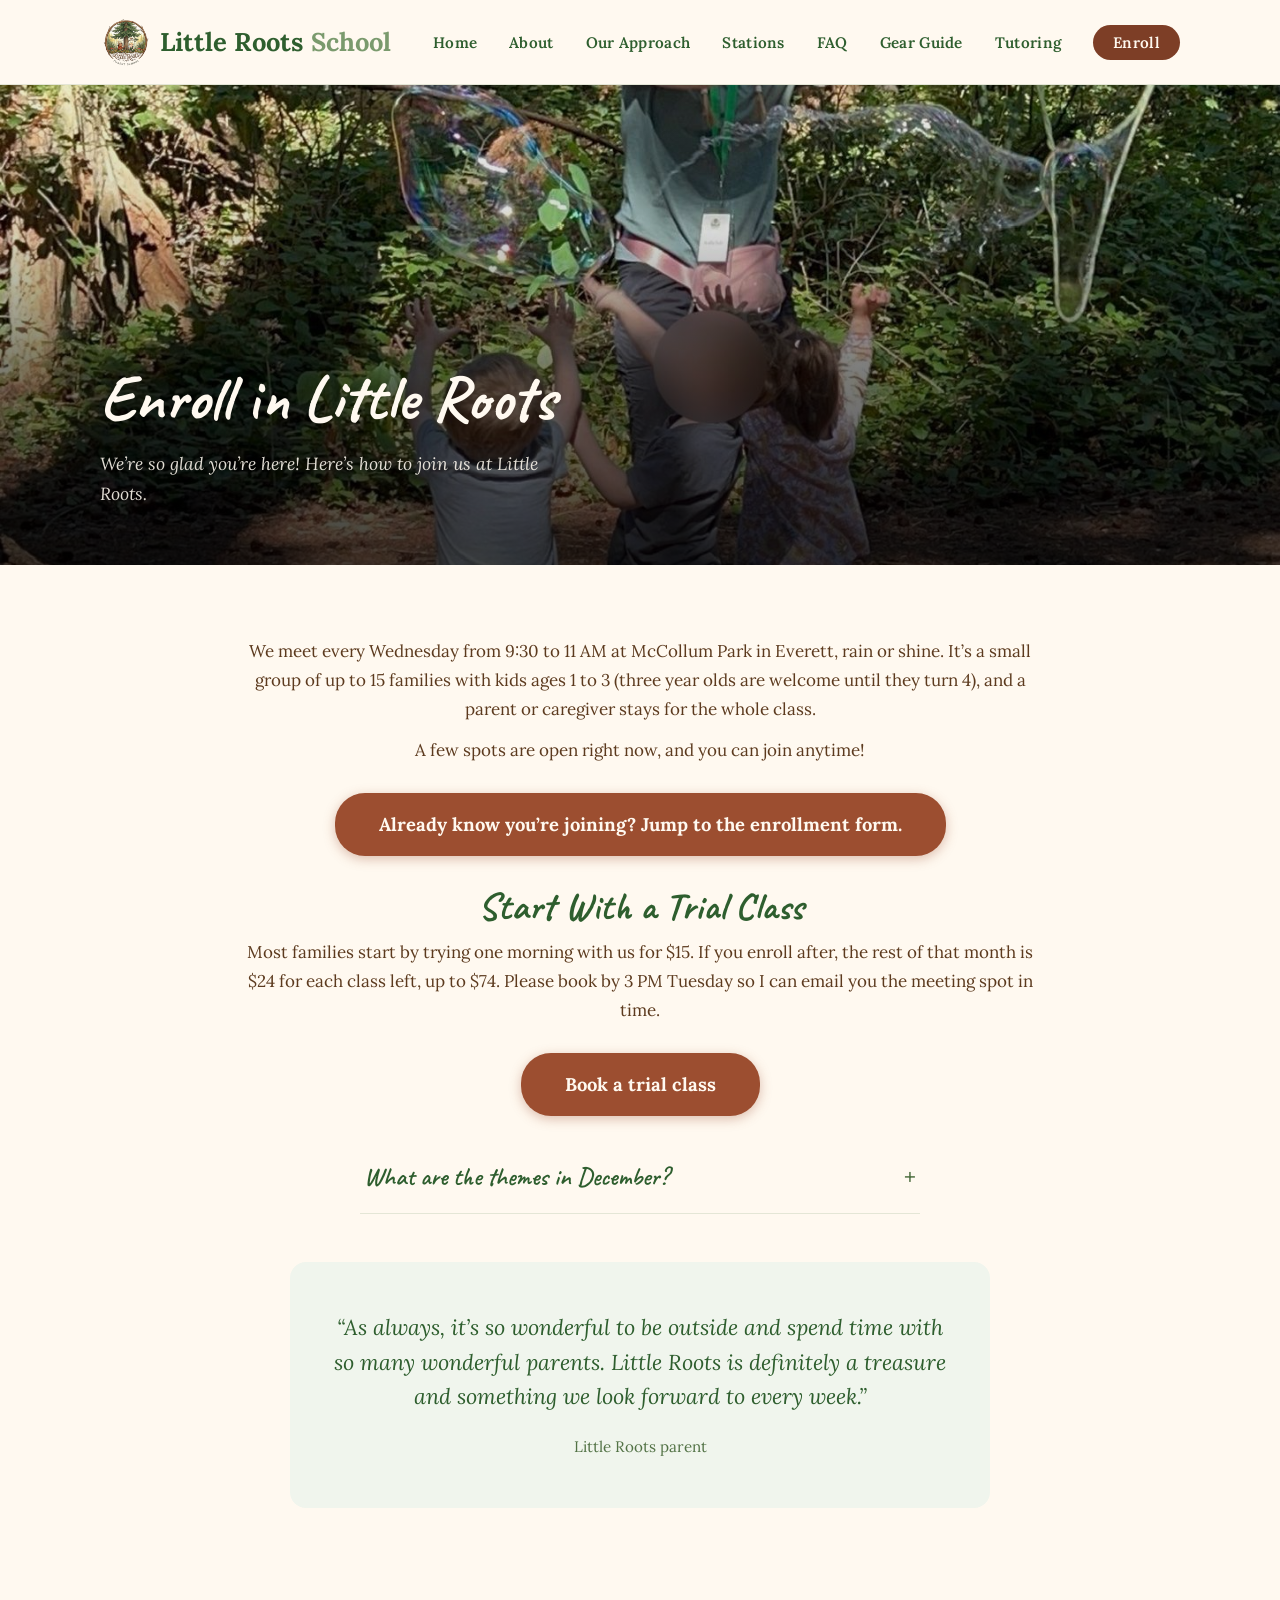
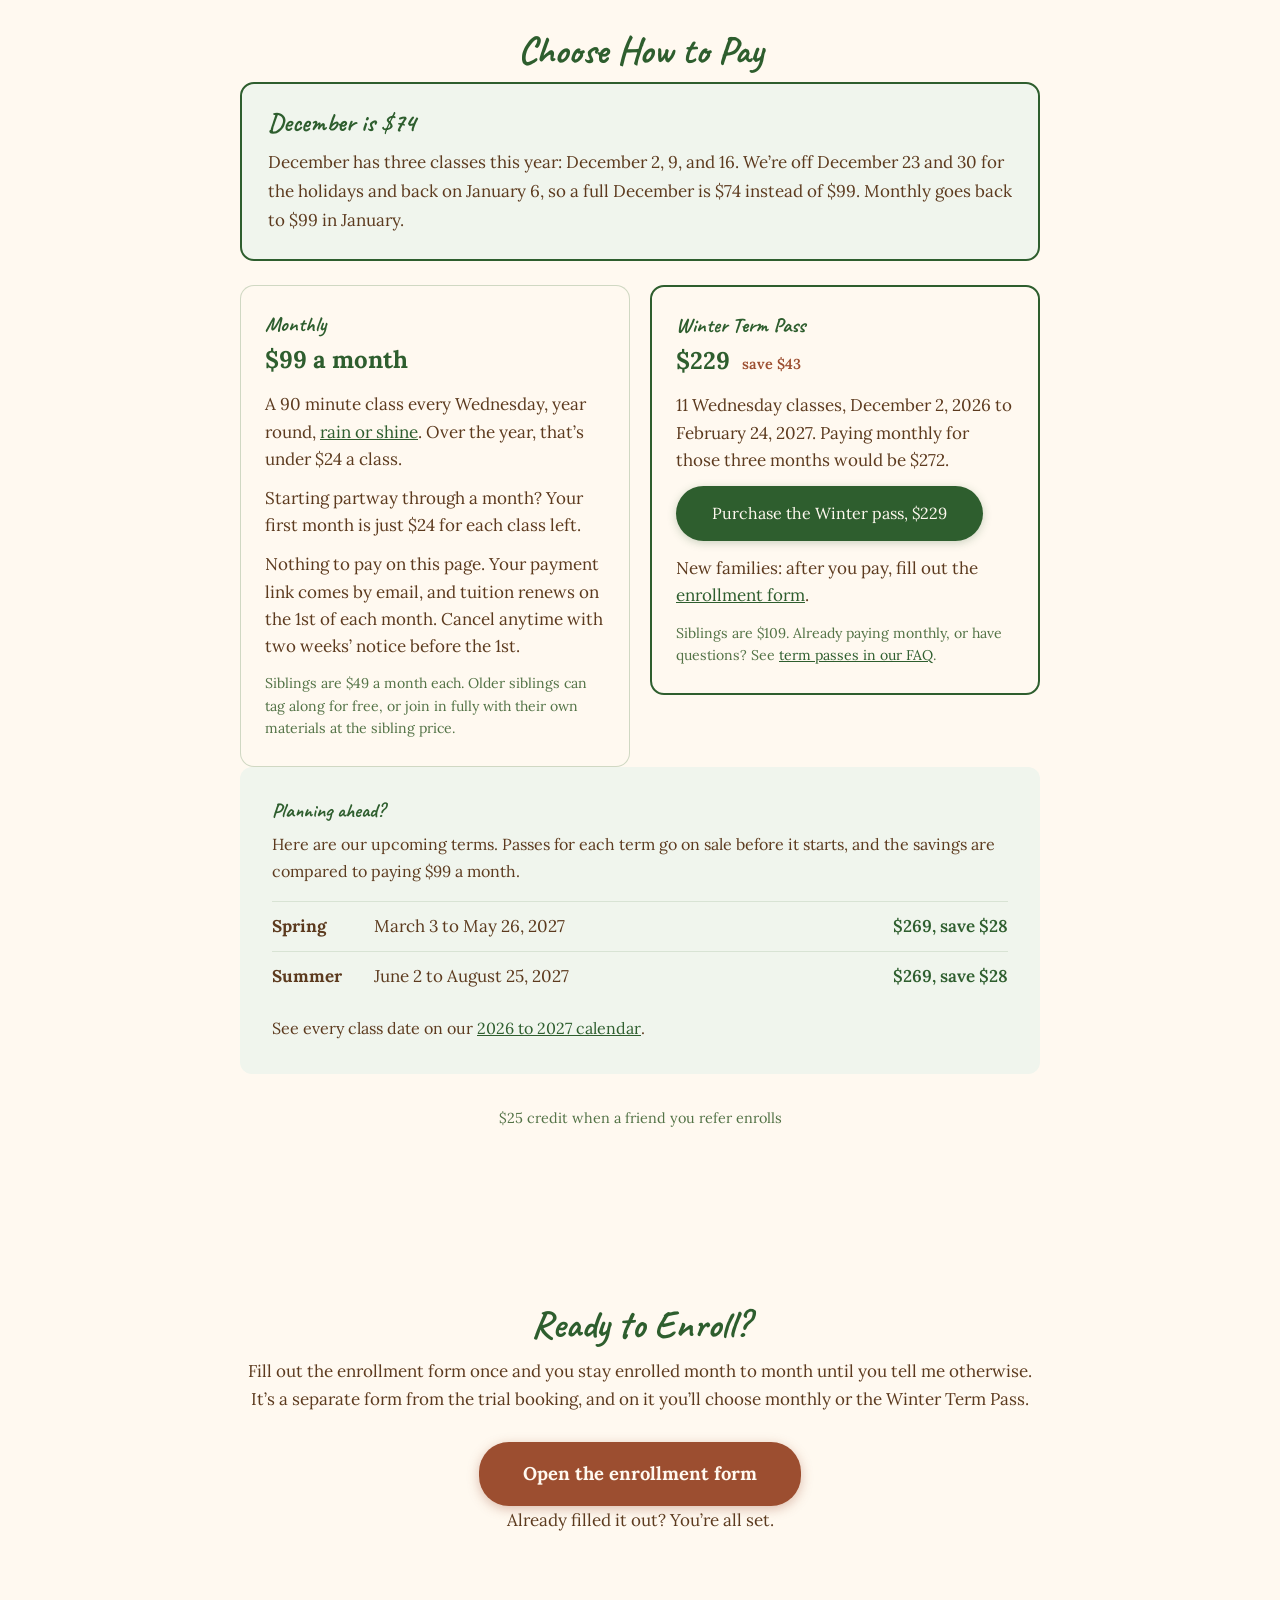
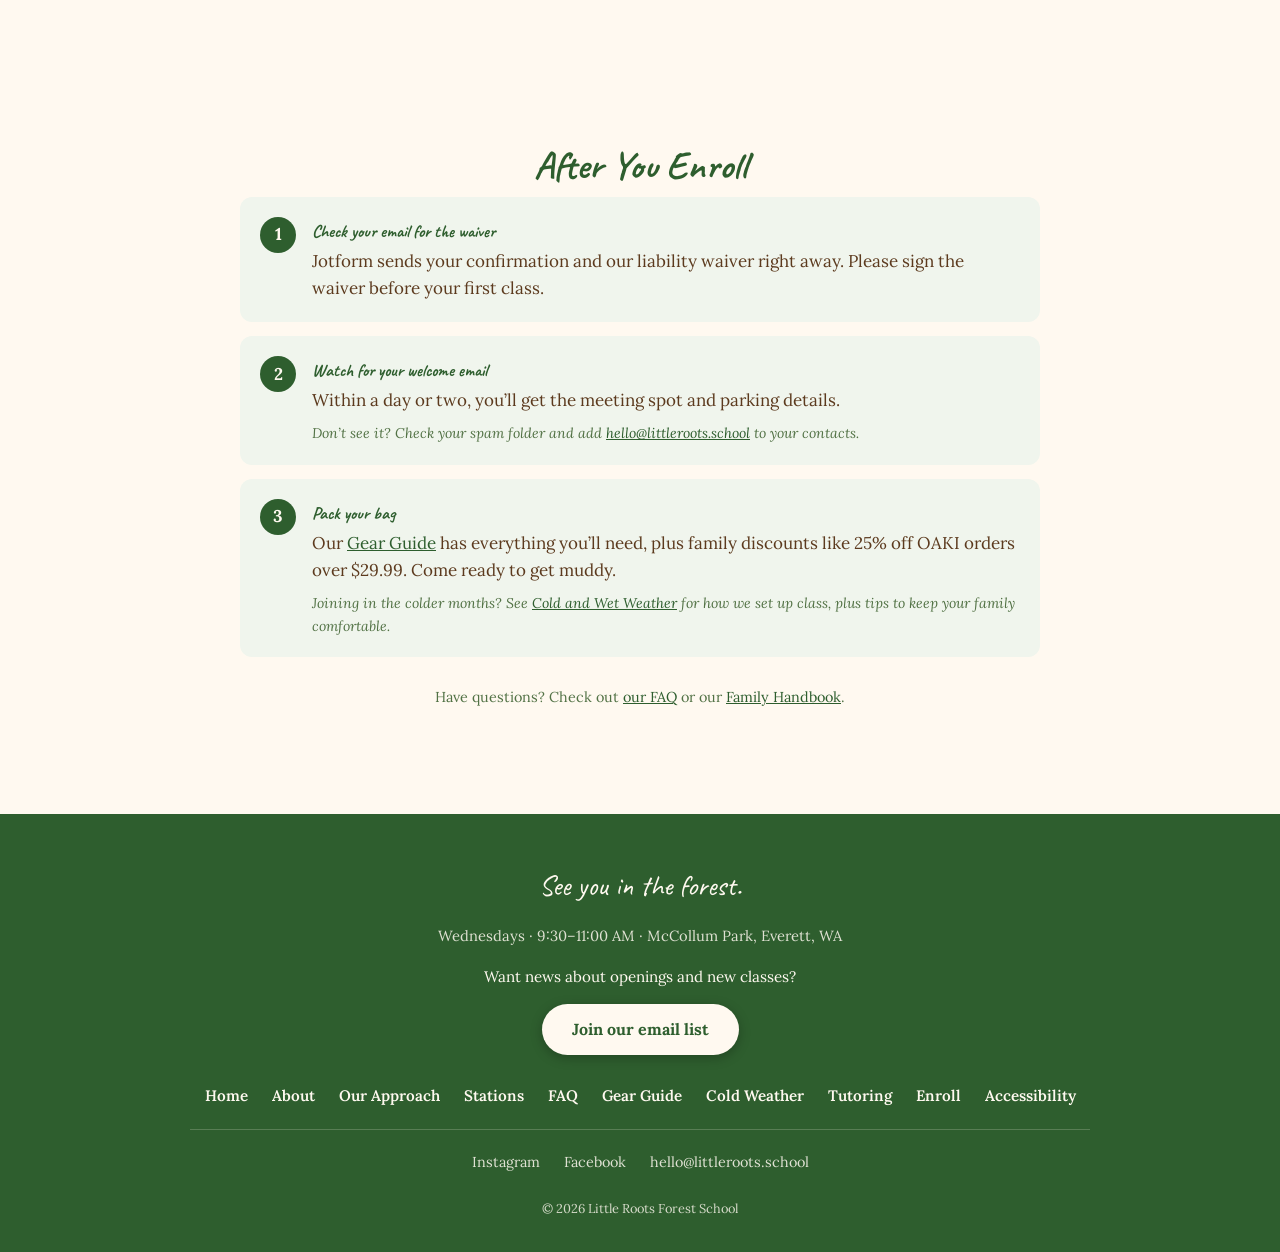
<file: register.html>
<!DOCTYPE html>
<html lang="en">
<head>
  <meta charset="UTF-8">
  <meta name="viewport" content="width=device-width, initial-scale=1.0">
  <title>Enroll | Little Roots Forest School</title>
  <meta name="description" content="Enroll in Little Roots Forest School, a weekly outdoor class for toddlers and their parents and caregivers in Everett, WA. Spots are limited!">
  <meta property="og:title" content="Enroll | Little Roots Forest School">
  <meta property="og:description" content="Join us Wednesday mornings at McCollum Park in Everett, WA. $99 a month for toddlers ages 1 to 3 and their parents and caregivers. Your first class is just $15.">
  <meta property="og:url" content="https://www.littleroots.school/register">
  <meta property="og:type" content="website">
  <meta property="og:image" content="https://www.littleroots.school/images/link-preview.jpg">
  <meta property="og:image:width" content="1200">
  <meta property="og:image:height" content="630">
  <meta property="og:image:alt" content="A teacher and toddler painting a paper plate apple in the forest">
  <meta name="twitter:card" content="summary_large_image">
  <meta name="twitter:title" content="Enroll | Little Roots Forest School">
  <meta name="twitter:description" content="Join us Wednesday mornings at McCollum Park in Everett, WA. $99 a month for toddlers ages 1 to 3 and their parents and caregivers. Your first class is just $15.">
  <meta name="twitter:image" content="https://www.littleroots.school/images/link-preview.jpg">
  <link rel="preconnect" href="https://fonts.googleapis.com">
  <link rel="preconnect" href="https://fonts.gstatic.com" crossorigin>
  <link href="https://fonts.googleapis.com/css2?family=Caveat:wght@400;700&family=Lora:ital,wght@0,400;0,600;0,700;1,400&display=swap" rel="stylesheet">
  <link rel="icon" type="image/x-icon" href="/favicon.ico">
  <link rel="icon" type="image/png" sizes="32x32" href="/favicon-32x32.png">
  <link rel="icon" type="image/png" sizes="16x16" href="/favicon-16x16.png">
  <link rel="apple-touch-icon" sizes="180x180" href="/apple-touch-icon.png">
  <link rel="stylesheet" href="css/style.css">
</head>
<body>

  <a href="#main-content" class="skip-link">Skip to main content</a>

  <header class="site-header">
    <div class="container nav-wrapper">
      <a href="/" class="logo"><img src="images/logo.png" alt="Little Roots Forest School logo" class="logo-img">Little Roots <span>School</span></a>
      <button class="hamburger" aria-label="Toggle menu" aria-expanded="false">
        <span></span>
        <span></span>
        <span></span>
      </button>
      <nav aria-label="Main navigation">
        <ul class="nav-links">
          <li><a href="/">Home</a></li>
          <li><a href="about.html">About</a></li>
          <li><a href="approach.html">Our Approach</a></li>
          <li><a href="stations.html">Stations</a></li>
          <li><a href="faq.html">FAQ</a></li>
          <li><a href="/recommended/">Gear Guide</a></li>
          <li><a href="/tutoring.html">Tutoring</a></li>
          <li><a href="register.html" class="nav-enroll active" aria-current="page">Enroll</a></li>
        </ul>
      </nav>
    </div>
  </header>

  <main id="main-content">

  <section class="register-hero">
    <picture>
      <source media="(max-width: 700px)" srcset="images/register-hero-bubbles-sm.jpg">
      <img
        src="images/register-hero-bubbles.jpg"
        alt="Toddlers reach up to catch giant bubbles a teacher is making in the forest"
        class="register-hero-img"
      >
    </picture>
    <div class="register-hero-overlay"></div>
    <div class="container">
      <h1>Enroll in Little Roots</h1>
      <p class="subtitle">We&rsquo;re so glad you&rsquo;re here! Here&rsquo;s how to join us at Little Roots.</p>
    </div>
  </section>

  <section class="section register-signup">
    <div class="container register-content">

      <p class="register-steps-intro register-intro-lead">We meet every Wednesday from 9:30 to 11 AM at McCollum Park in Everett, rain or shine. It&rsquo;s a small group of up to 15 families with kids ages 1 to 3 (three year olds are welcome until they turn 4), and a parent or caregiver stays for the whole class.</p>
      <p class="register-steps-intro">A few spots are open right now, and you can join anytime!</p>
      <p class="register-steps-intro"><a href="https://form.jotform.com/260988436810062" class="btn btn-rust" target="_blank" rel="noopener noreferrer">Already know you&rsquo;re joining? Jump to the enrollment form.<span class="sr-only"> (opens in new tab)</span></a></p>

      <h2 class="register-steps-title" id="trial">Start With a Trial Class</h2>
      <div class="register-trial">
        <p class="register-steps-intro">Most families start by trying one morning with us for $15. If you enroll after, the rest of that month is $24 for each class left, up to $74. Please book by 3 PM Tuesday so I can email you the meeting spot in time.</p>
        <a href="https://form.jotform.com/261978581507066" class="btn btn-rust" target="_blank" rel="noopener noreferrer">Book a trial class<span class="sr-only"> (opens in new tab)</span></a>
      </div>

      <details class="faq-item register-themes">
        <summary class="faq-question">What are the themes in December?</summary>
        <div class="faq-answer">
          <ul class="theme-list">
            <li><strong>Dec 2</strong><span>Preparing for Winter</span></li>
            <li><strong>Dec 9</strong><span>Beavers, with a visit from our neighbors at the Northwest Stream Center</span></li>
            <li><strong>Dec 16</strong><span>Solstice and owls, our last morning before winter break</span></li>
            <li><strong>Dec 23, 30</strong><span>Winter break, no class<small class="theme-note">We&rsquo;re back in the forest on January 6.</small></span></li>
          </ul>
        </div>
      </details>

      <blockquote class="testimonial testimonial--inline">
        <p class="testimonial-quote">&ldquo;As always, it&rsquo;s so wonderful to be outside and spend time with so many wonderful parents. Little Roots is definitely a treasure and something we look forward to every week.&rdquo;</p>
        <footer class="testimonial-attribution">Little Roots parent</footer>
      </blockquote>

    </div>
  </section>

  <section class="section">
    <div class="container register-content">

      <h2 class="register-steps-title" id="pay">Choose How to Pay</h2>

      <div class="pay-december" id="december">
        <h3>December is $74</h3>
        <p>December has three classes this year: December 2, 9, and 16. We&rsquo;re off December 23 and 30 for the holidays and back on January 6, so a full December is $74 instead of $99. Monthly goes back to $99 in January.</p>
      </div>

      <div class="pay-options">
        <div class="pay-card">
          <h3>Monthly</h3>
          <p class="pay-price">$99 a month</p>
          <p>A 90 minute class every Wednesday, year round, <a href="/cold-weather">rain or shine</a>. Over the year, that&rsquo;s under $24 a class.</p>
          <p>Starting partway through a month? Your first month is just $24 for each class left.</p>
          <p>Nothing to pay on this page. Your payment link comes by email, and tuition renews on the 1st of each month. Cancel anytime with two weeks&rsquo; notice before the 1st.</p>
          <p class="pay-small">Siblings are $49 a month each. Older siblings can tag along for free, or join in fully with their own materials at the sibling price.</p>
        </div>
        <div class="pay-card pay-card--pass" id="winter-pass">
          <h3>Winter Term Pass</h3>
          <p class="pay-price">$229 <span>save $43</span></p>
          <p>11 Wednesday classes, December 2, 2026 to February 24, 2027. Paying monthly for those three months would be $272.</p>
          <a href="https://buy.stripe.com/eVqcN51SkaEI2FWc1i4ZG0c" class="btn">Purchase the Winter pass, $229</a>
          <p>New families: after you pay, fill out the <a href="#enroll">enrollment form</a>.</p>
          <p class="pay-small">Siblings are $109. Already paying monthly, or have questions? See <a href="/faq.html#term-passes">term passes in our FAQ</a>.</p>
        </div>
      </div>

      <div class="register-payment">
        <div class="payment-option">
          <h3>Planning ahead?</h3>
          <p>Here are our upcoming terms. Passes for each term go on sale before it starts, and the savings are compared to paying $99 a month.</p>
          <ul class="term-list">
            <li><strong>Spring</strong><span>March 3 to May 26, 2027</span><span class="term-price">$269, save $28</span></li>
            <li><strong>Summer</strong><span>June 2 to August 25, 2027</span><span class="term-price">$269, save $28</span></li>
          </ul>
          <p class="term-calendar-link">See every class date on our <a href="/Little-Roots-Calendar-2026-2027.pdf" target="_blank">2026 to 2027 calendar<span class="sr-only"> (opens in new tab)</span></a>.</p>
        </div>
      </div>

      <p class="register-form-note register-steps-intro">$25 credit when a friend you refer enrolls</p>


    </div>
  </section>

  <section class="section">
    <div class="container register-content">

      <h2 class="register-steps-title" id="enroll">Ready to Enroll?</h2>
      <div class="register-trial">
        <p class="register-steps-intro">Fill out the enrollment form once and you stay enrolled month to month until you tell me otherwise. It&rsquo;s a separate form from the trial booking, and on it you&rsquo;ll choose monthly or the Winter Term Pass.</p>
        <a href="https://form.jotform.com/260988436810062" class="btn btn-rust" target="_blank" rel="noopener noreferrer">Open the enrollment form<span class="sr-only"> (opens in new tab)</span></a>
        <p class="step-small">Already filled it out? You&rsquo;re all set.</p>
      </div>

    </div>
  </section>

  <section class="section">
    <div class="container register-content">

      <h2 class="register-steps-title register-after-title">After You Enroll</h2>

      <ol class="register-steps">
        <li>
          <span class="step-number" aria-hidden="true">1</span>
          <div>
            <h3>Check your email for the waiver</h3>
            <p>Jotform sends your confirmation and our liability waiver right away. Please sign the waiver before your first class.</p>
          </div>
        </li>
        <li>
          <span class="step-number" aria-hidden="true">2</span>
          <div>
            <h3>Watch for your welcome email</h3>
            <p>Within a day or two, you&rsquo;ll get the meeting spot and parking details.</p>
            <p class="step-small">Don&rsquo;t see it? Check your spam folder and add <a href="mailto:hello@littleroots.school">hello@littleroots.school</a> to your contacts.</p>
          </div>
        </li>
        <li>
          <span class="step-number" aria-hidden="true">3</span>
          <div>
            <h3>Pack your bag</h3>
            <p>Our <a href="/recommended/">Gear Guide</a> has everything you&rsquo;ll need, plus family discounts like 25% off OAKI orders over $29.99. Come ready to get muddy.</p>
            <p class="step-small">Joining in the colder months? See <a href="/cold-weather">Cold and Wet Weather</a> for how we set up class, plus tips to keep your family comfortable.</p>
          </div>
        </li>
      </ol>

      <p class="register-perks-more">Have questions? Check out <a href="faq.html">our FAQ</a> or our <a href="/Little-Roots-Family-Handbook.pdf" target="_blank">Family Handbook<span class="sr-only"> (opens in new tab)</span></a>.</p>

    </div>
  </section>

  </main>

  <footer class="site-footer">
    <div class="container">
      <p class="footer-tagline">See you in the forest.</p>
      <p class="footer-details">Wednesdays &middot; 9:30&ndash;11:00 AM &middot; McCollum Park, Everett, WA</p>
      <div class="footer-signup">
        <p>Want news about openings and new classes?</p>
        <a href="https://form.jotform.com/262151832764054" class="btn btn-light" target="_blank" rel="noopener">Join our email list<span class="sr-only"> (opens in new tab)</span></a>
      </div>
      <nav class="footer-nav" aria-label="Footer navigation">
        <a href="/">Home</a>
        <a href="/about.html">About</a>
        <a href="/approach.html">Our Approach</a>
        <a href="/stations.html">Stations</a>
        <a href="/faq.html">FAQ</a>
        <a href="/recommended/">Gear Guide</a>
        <a href="/cold-weather">Cold Weather</a>
        <a href="/tutoring.html">Tutoring</a>
        <a href="/register.html">Enroll</a>
        <a href="/accessibility.html">Accessibility</a>
      </nav>
      <div class="footer-links">
        <a href="https://www.instagram.com/littleroots.school?igsh=dWMxcGVlbmdjeDEy&amp;utm_source=qr" target="_blank" rel="noopener">Instagram <span class="sr-only">(opens in new tab)</span></a>
        <a href="https://www.facebook.com/share/18MWNXAKoz/?mibextid=wwXIfr" target="_blank" rel="noopener">Facebook <span class="sr-only">(opens in new tab)</span></a>
        <a href="mailto:hello@littleroots.school">hello@littleroots.school</a>
      </div>
      <p class="footer-copy">&copy; 2026 Little Roots Forest School</p>
    </div>
  </footer>

  <script>
    const hamburger = document.querySelector('.hamburger');
    const navLinks = document.querySelector('.nav-links');
    hamburger.addEventListener('click', () => {
      const isOpen = navLinks.classList.toggle('open');
      hamburger.classList.toggle('active');
      hamburger.setAttribute('aria-expanded', isOpen);
    });
  </script>

</body>
</html>
</file>
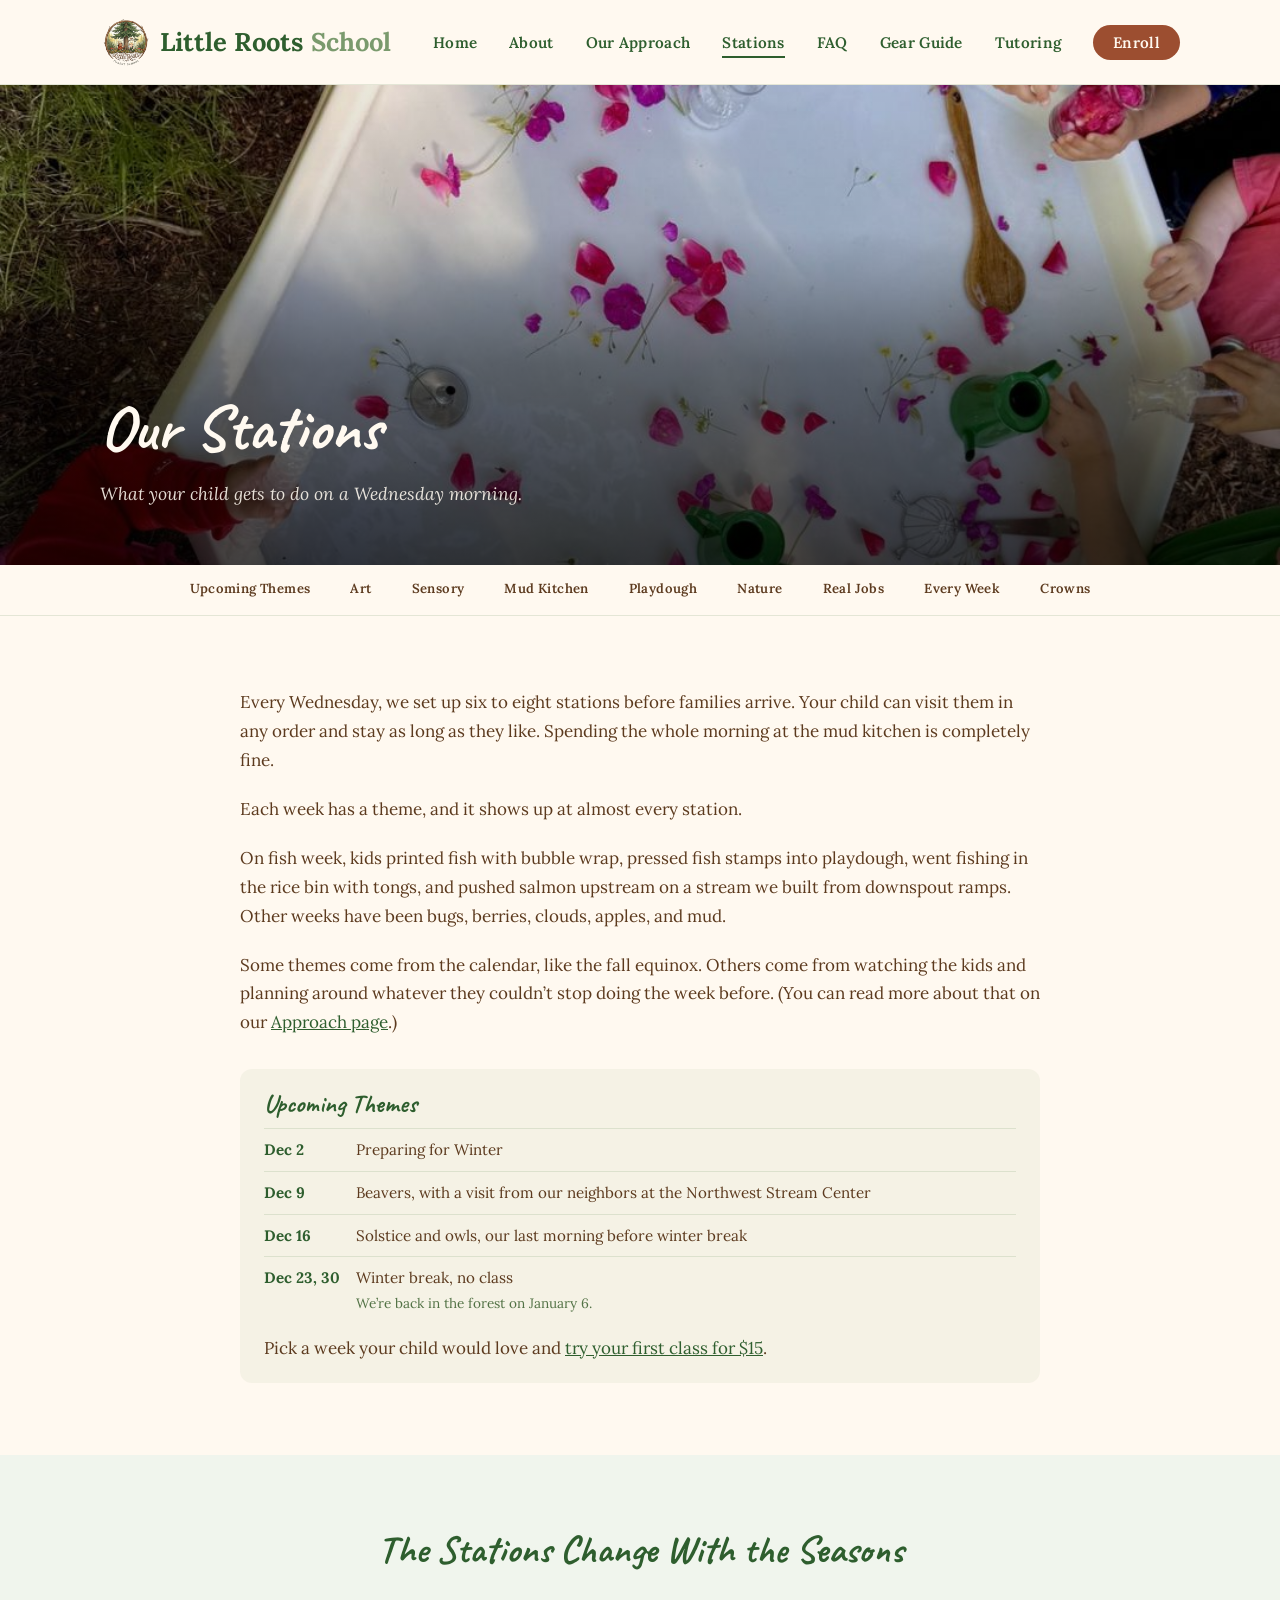
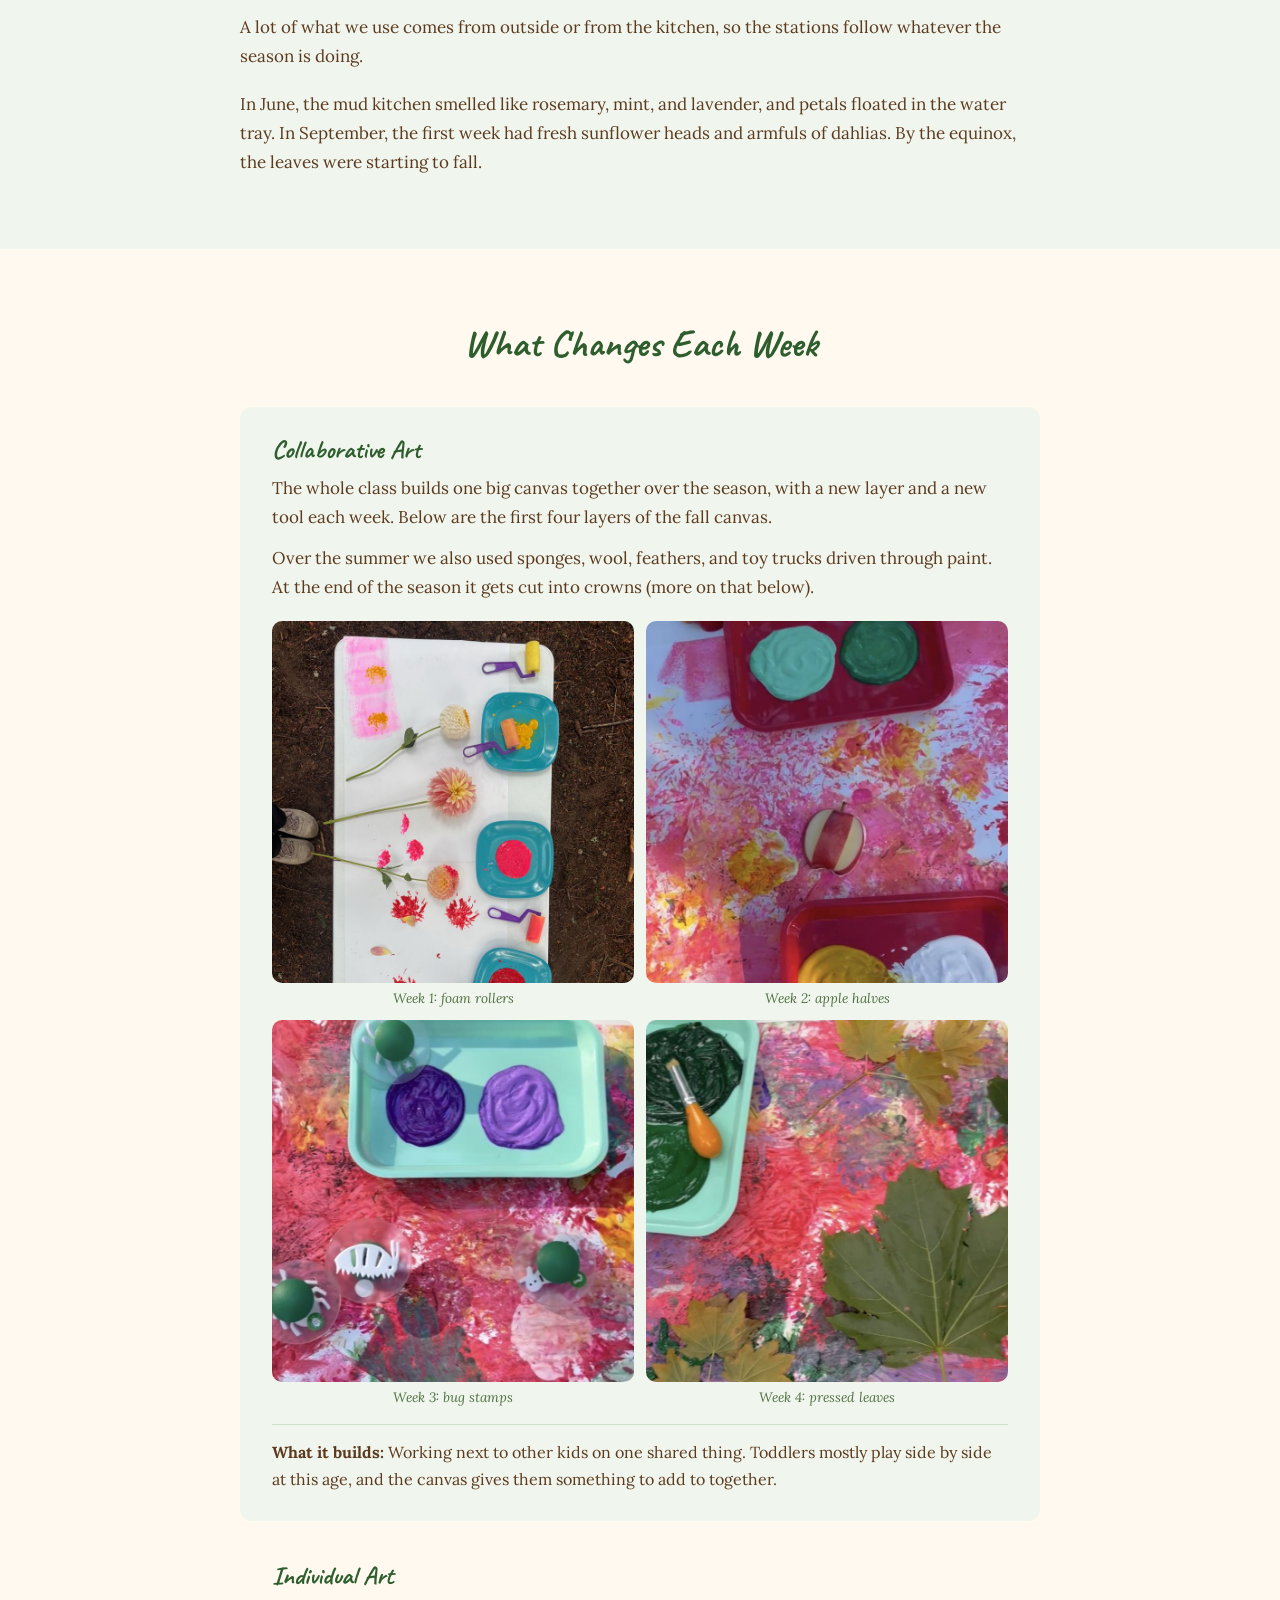
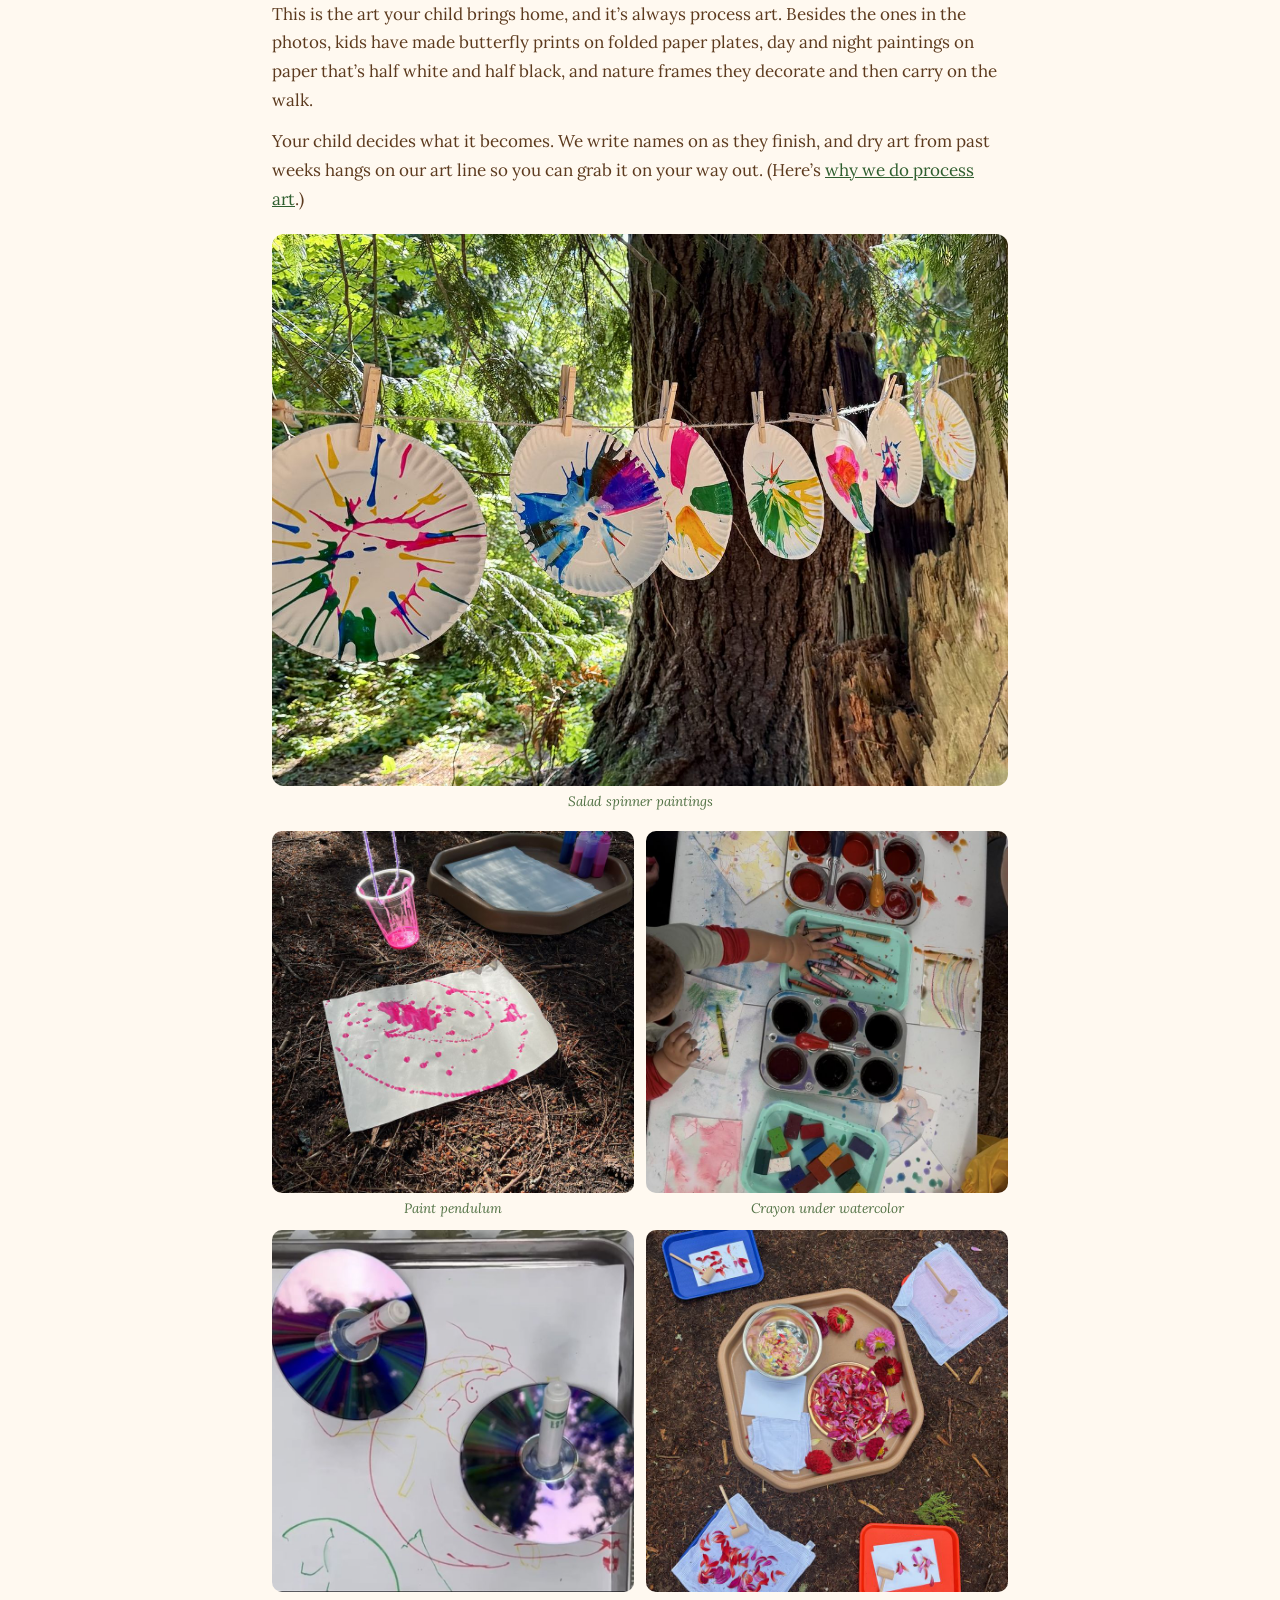
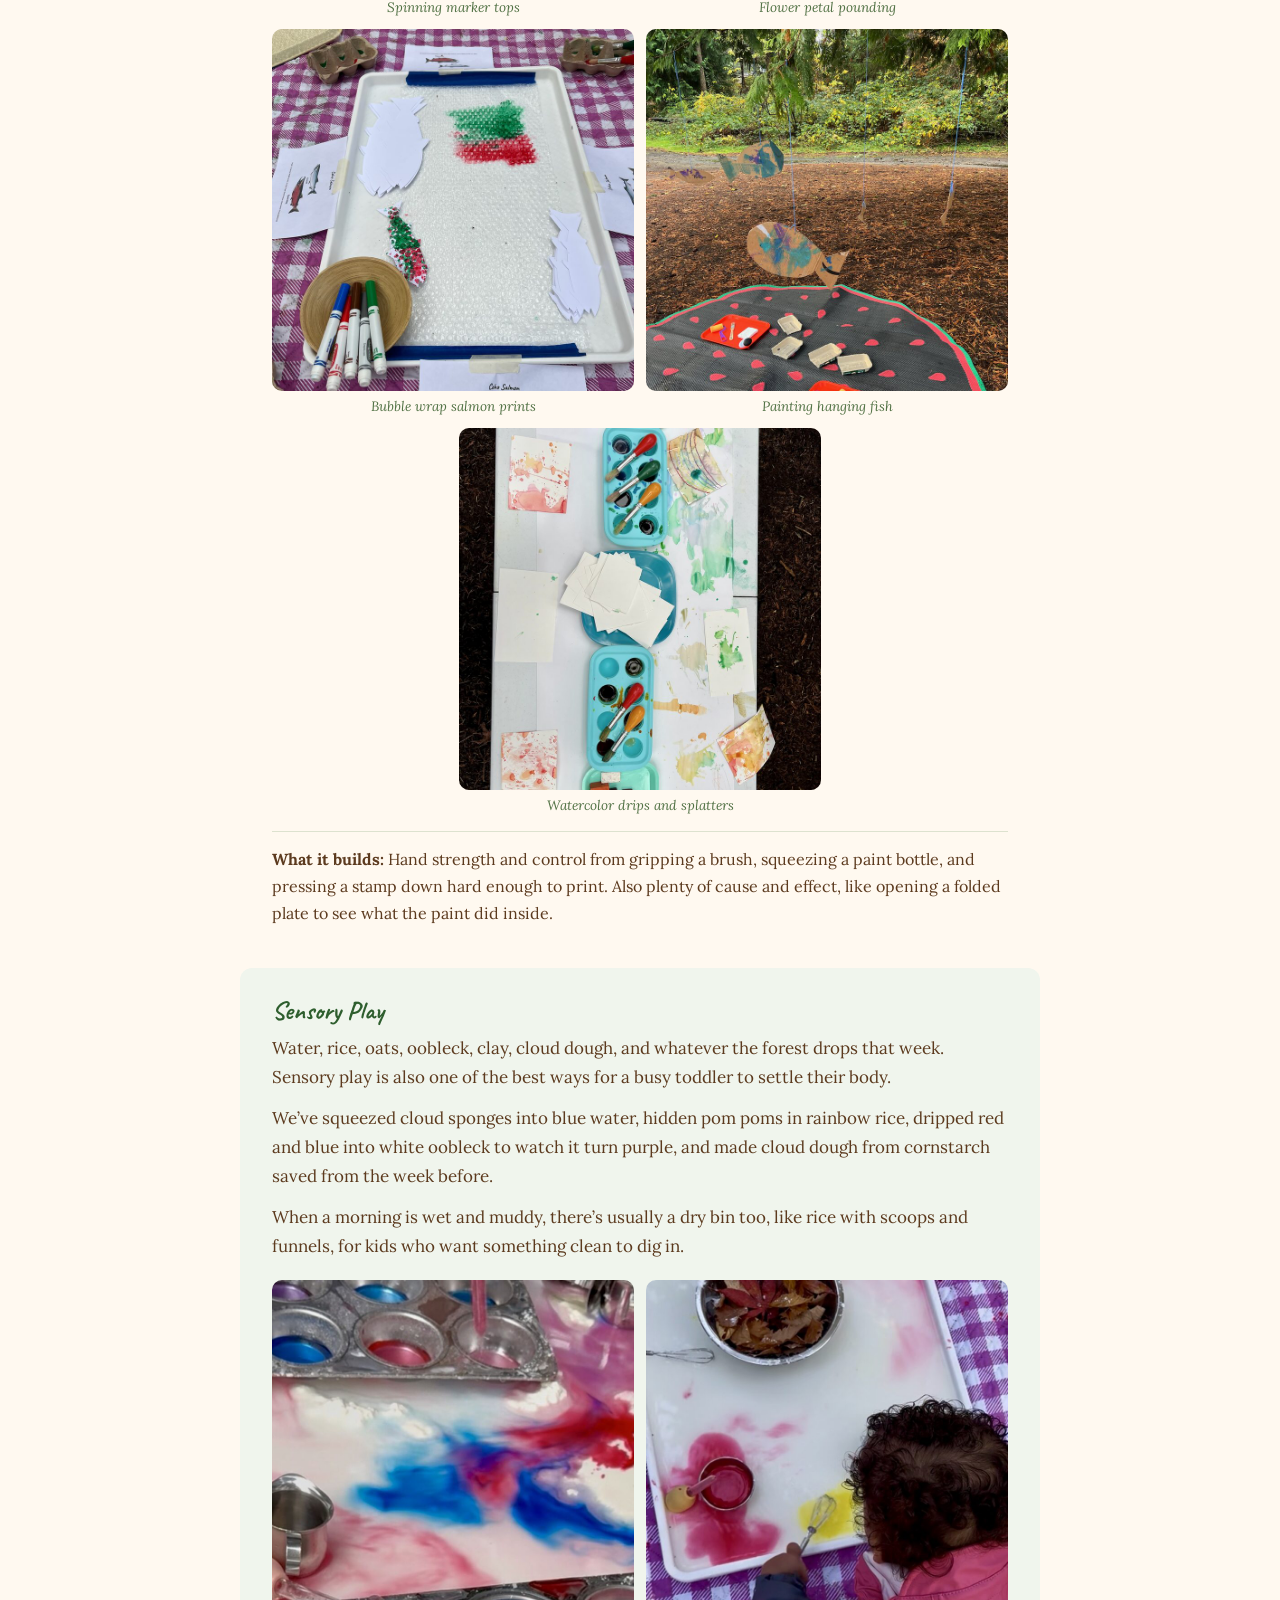
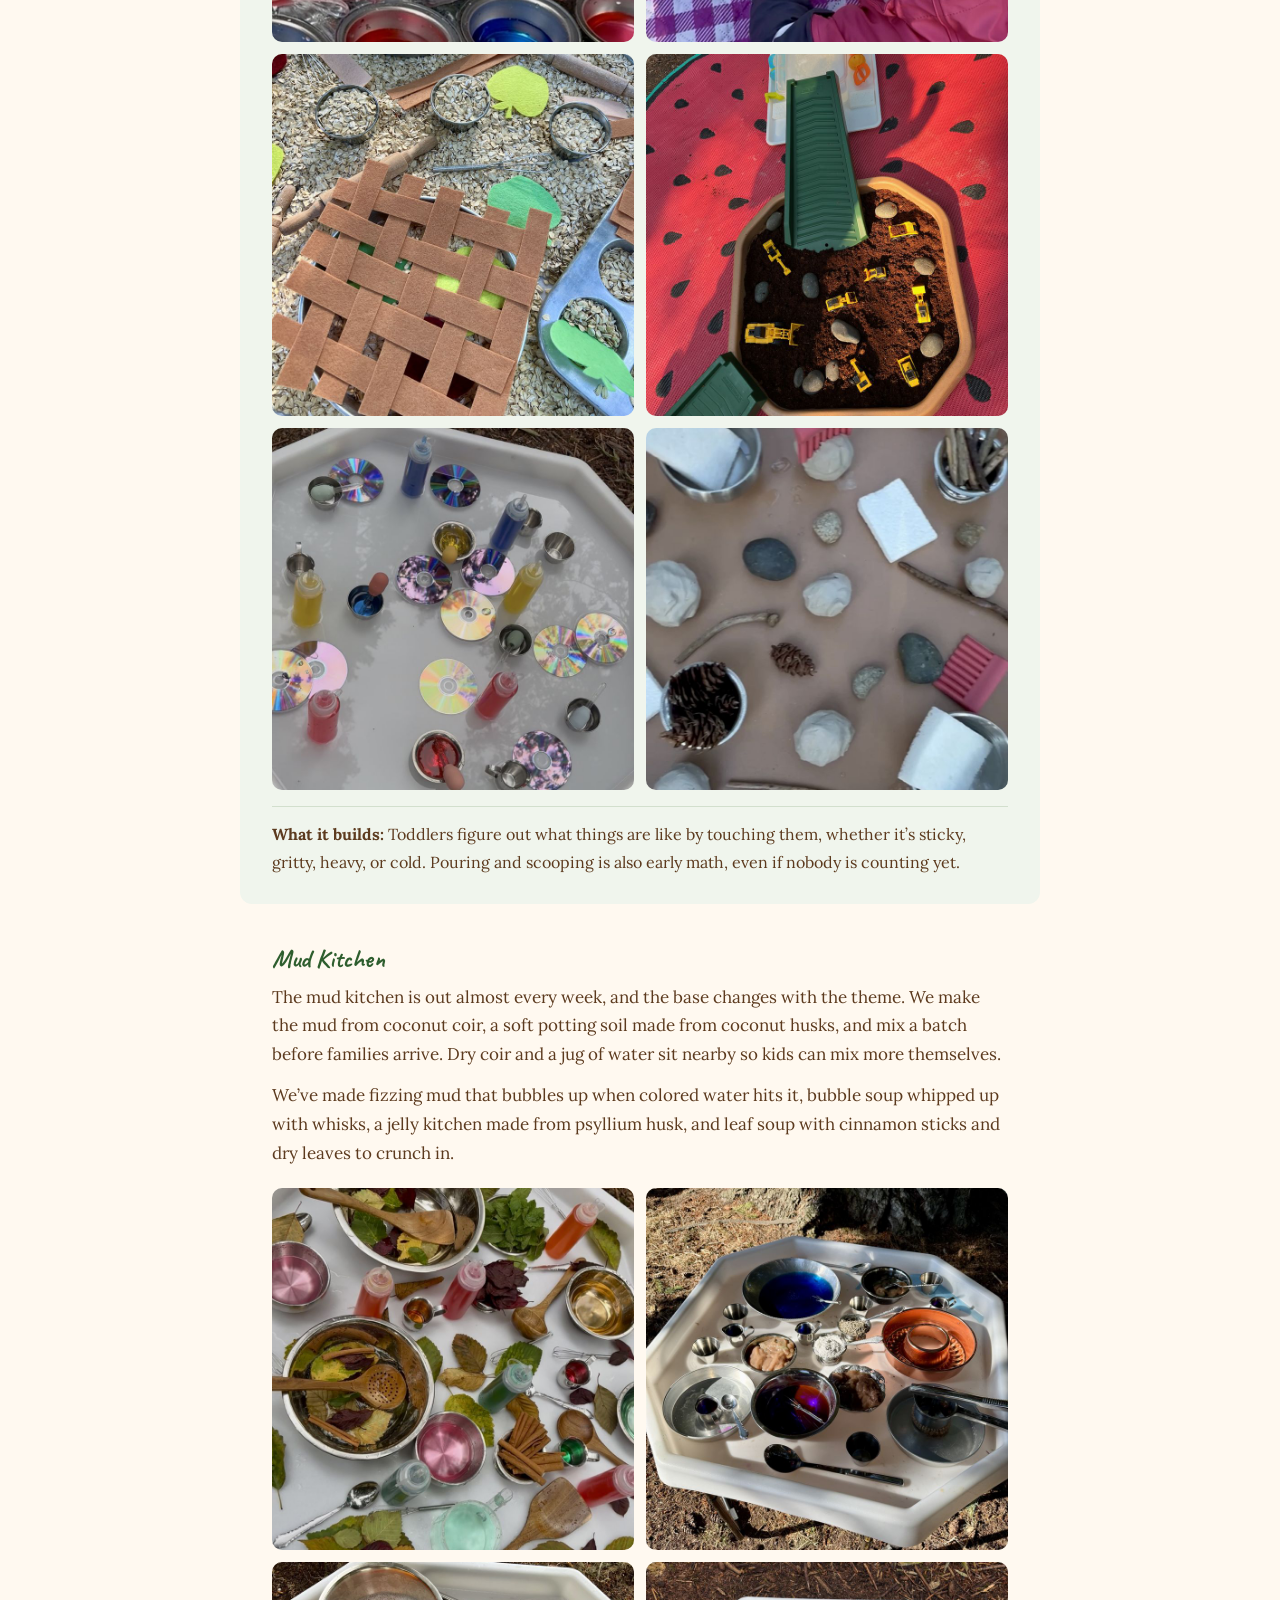
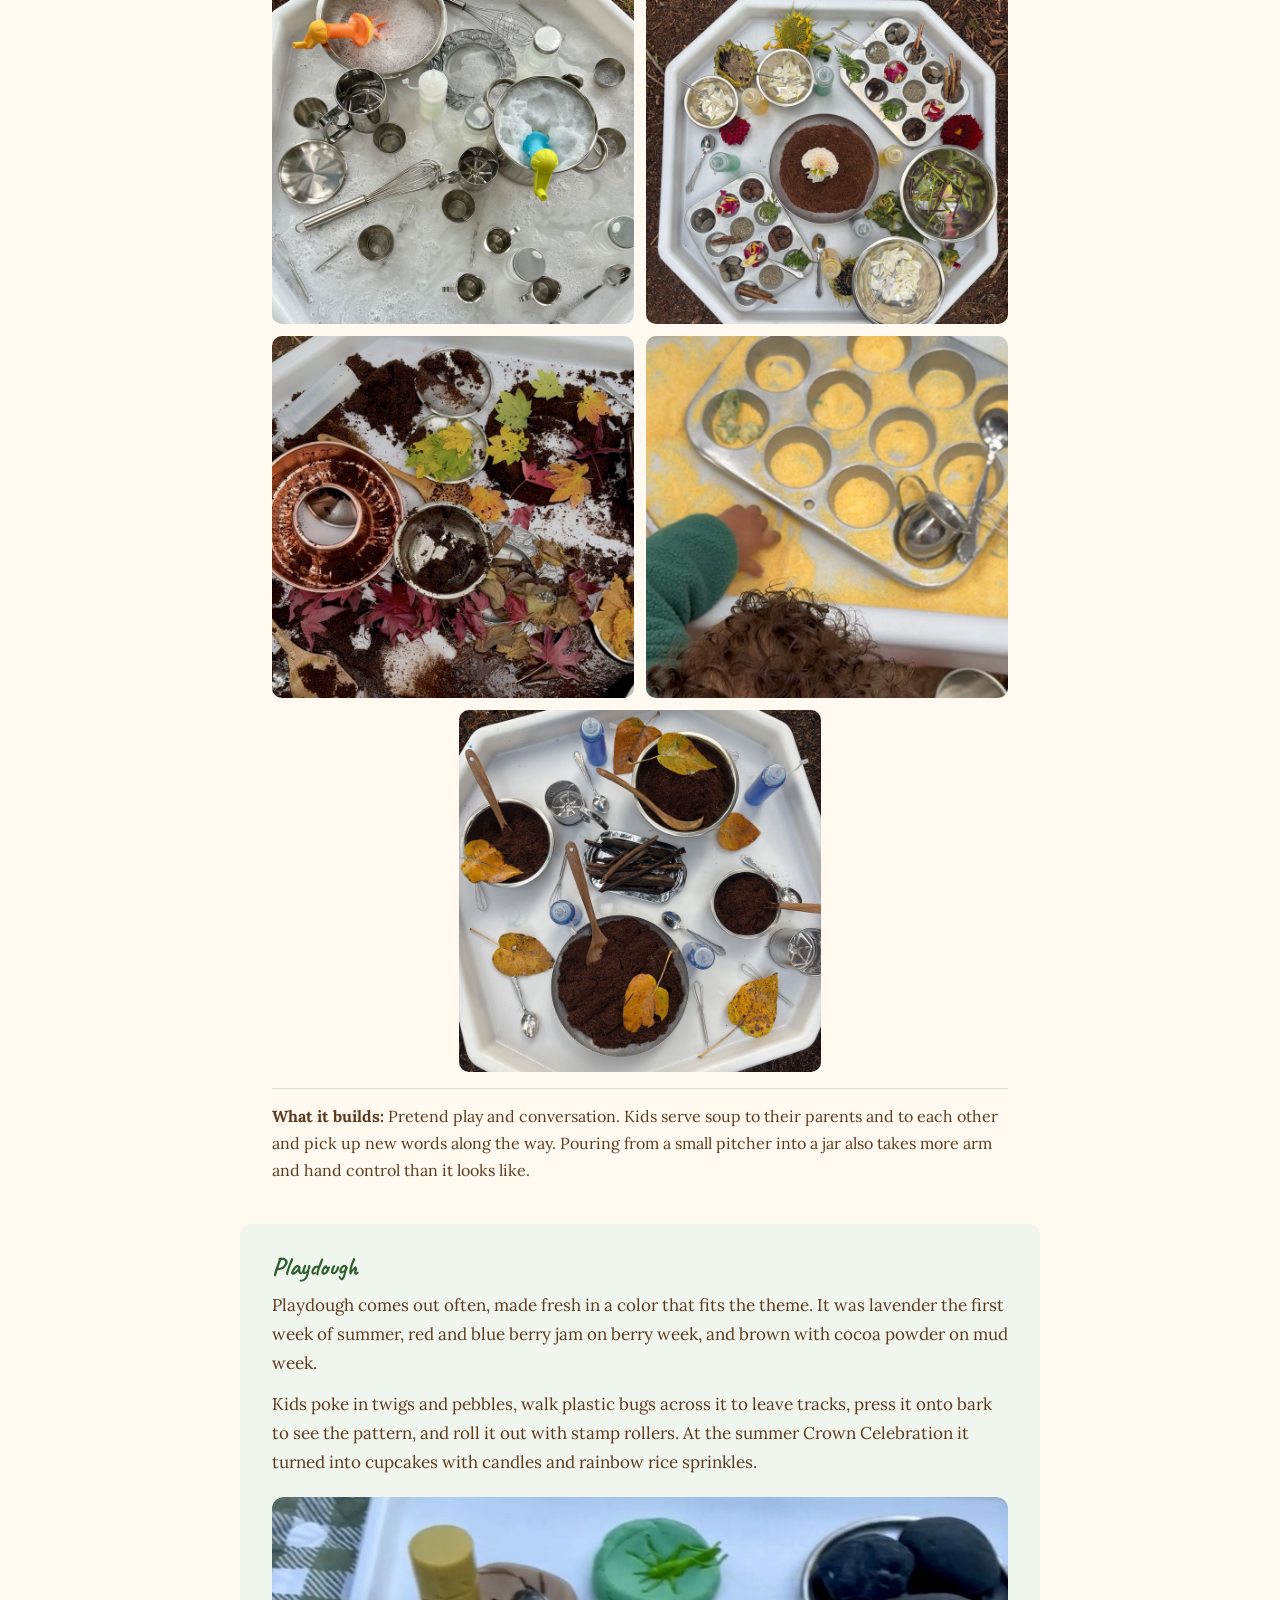
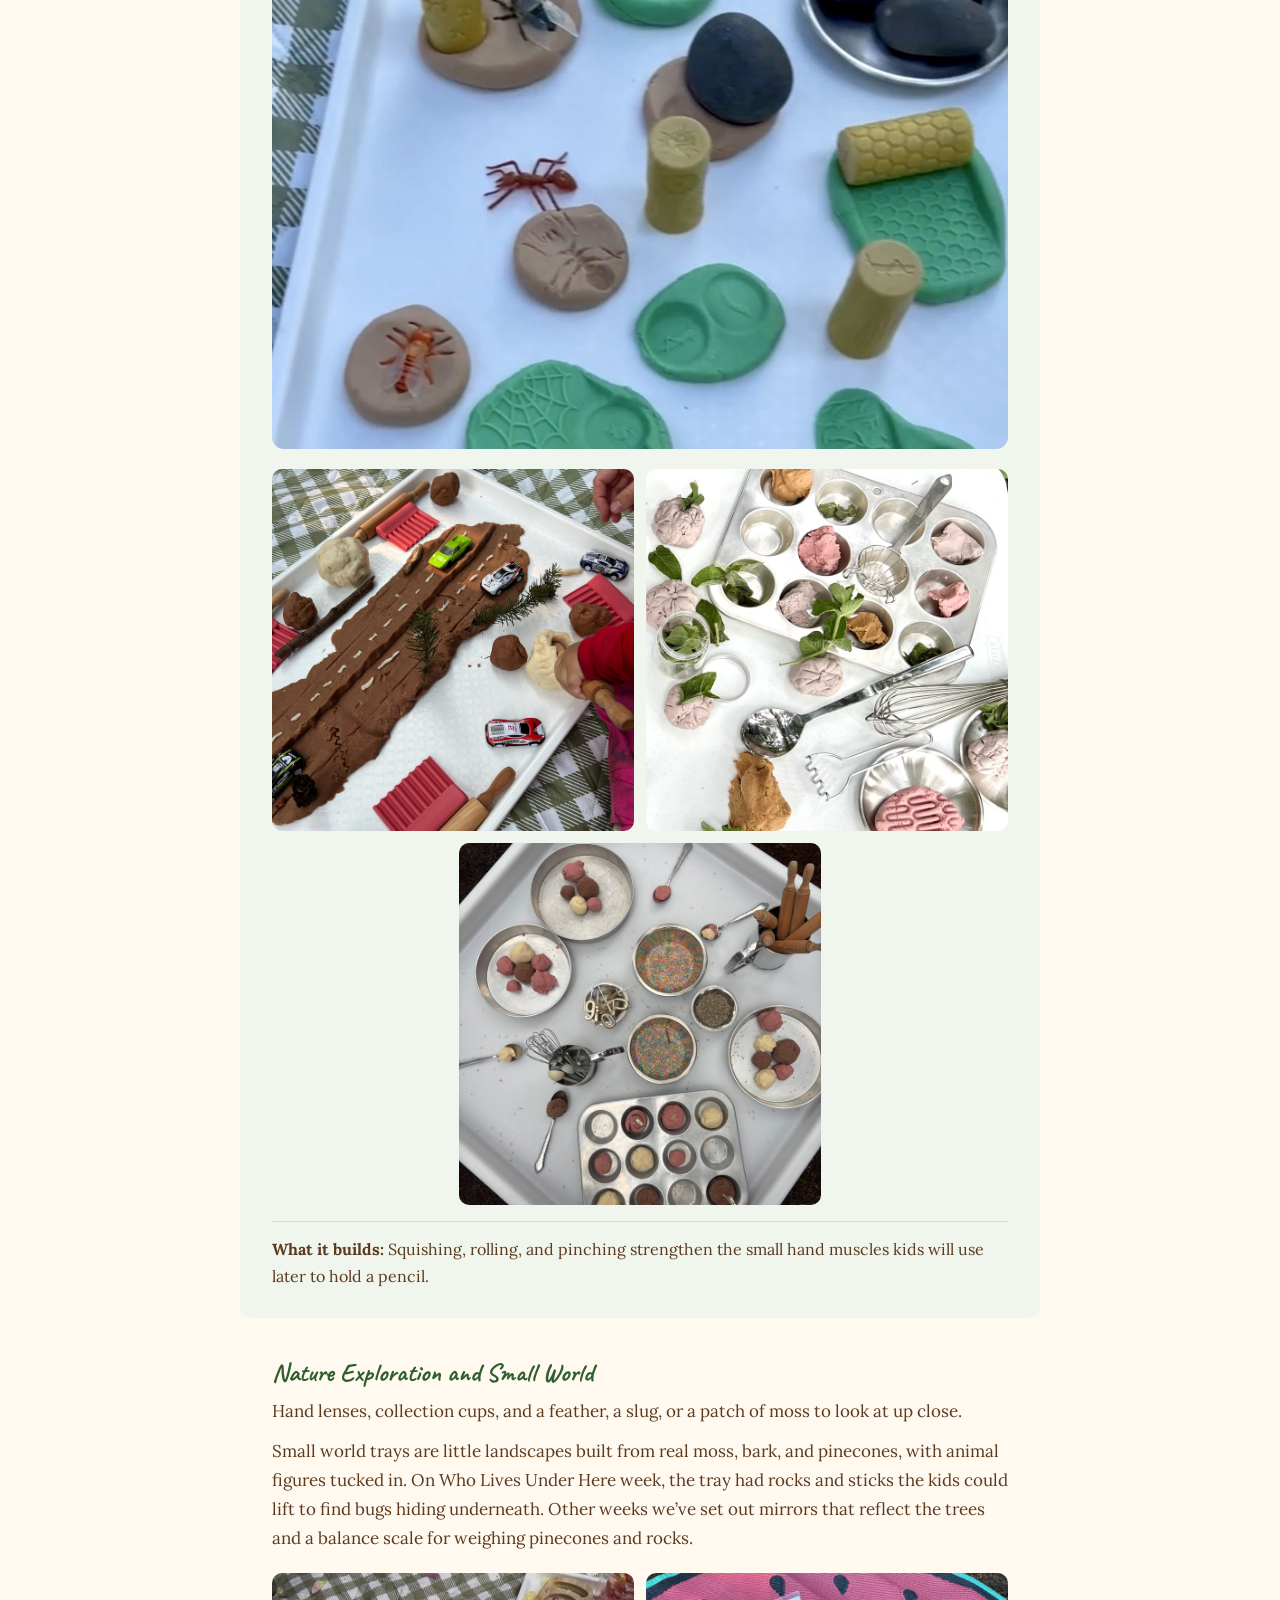
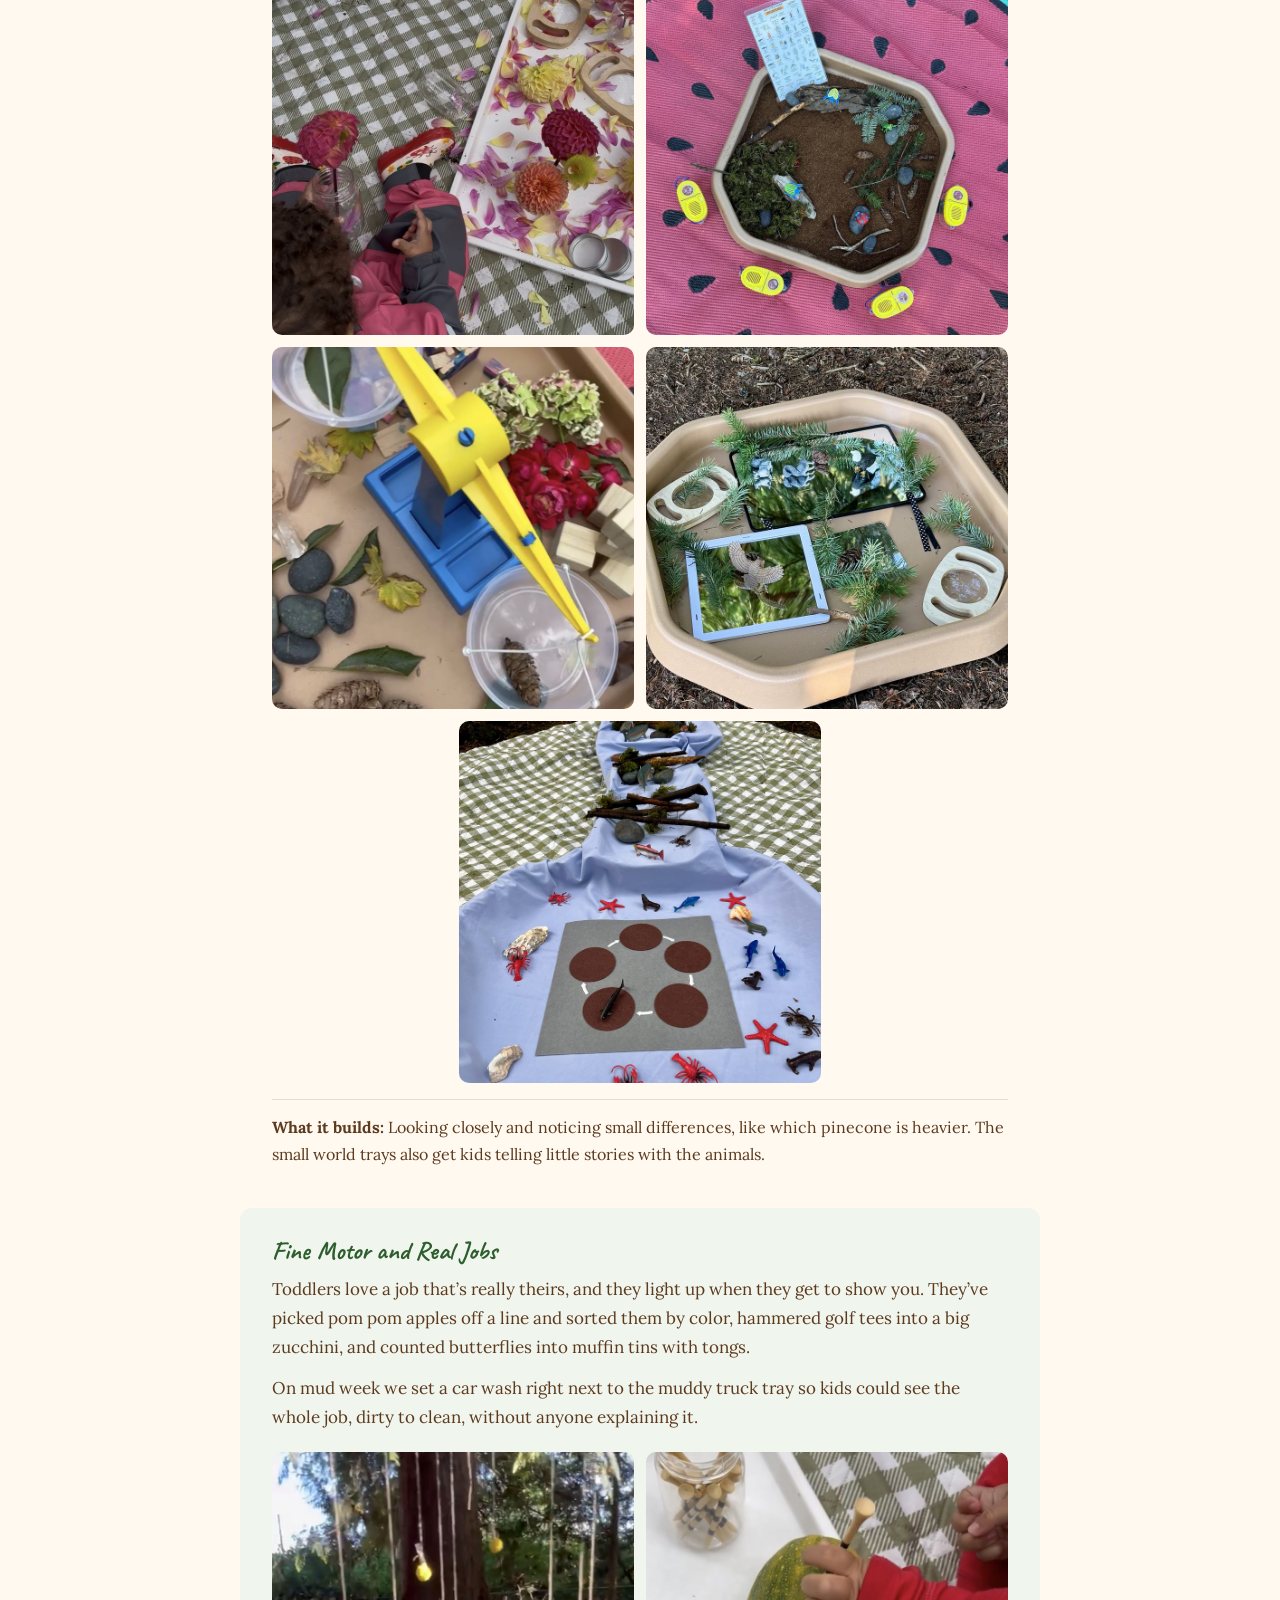
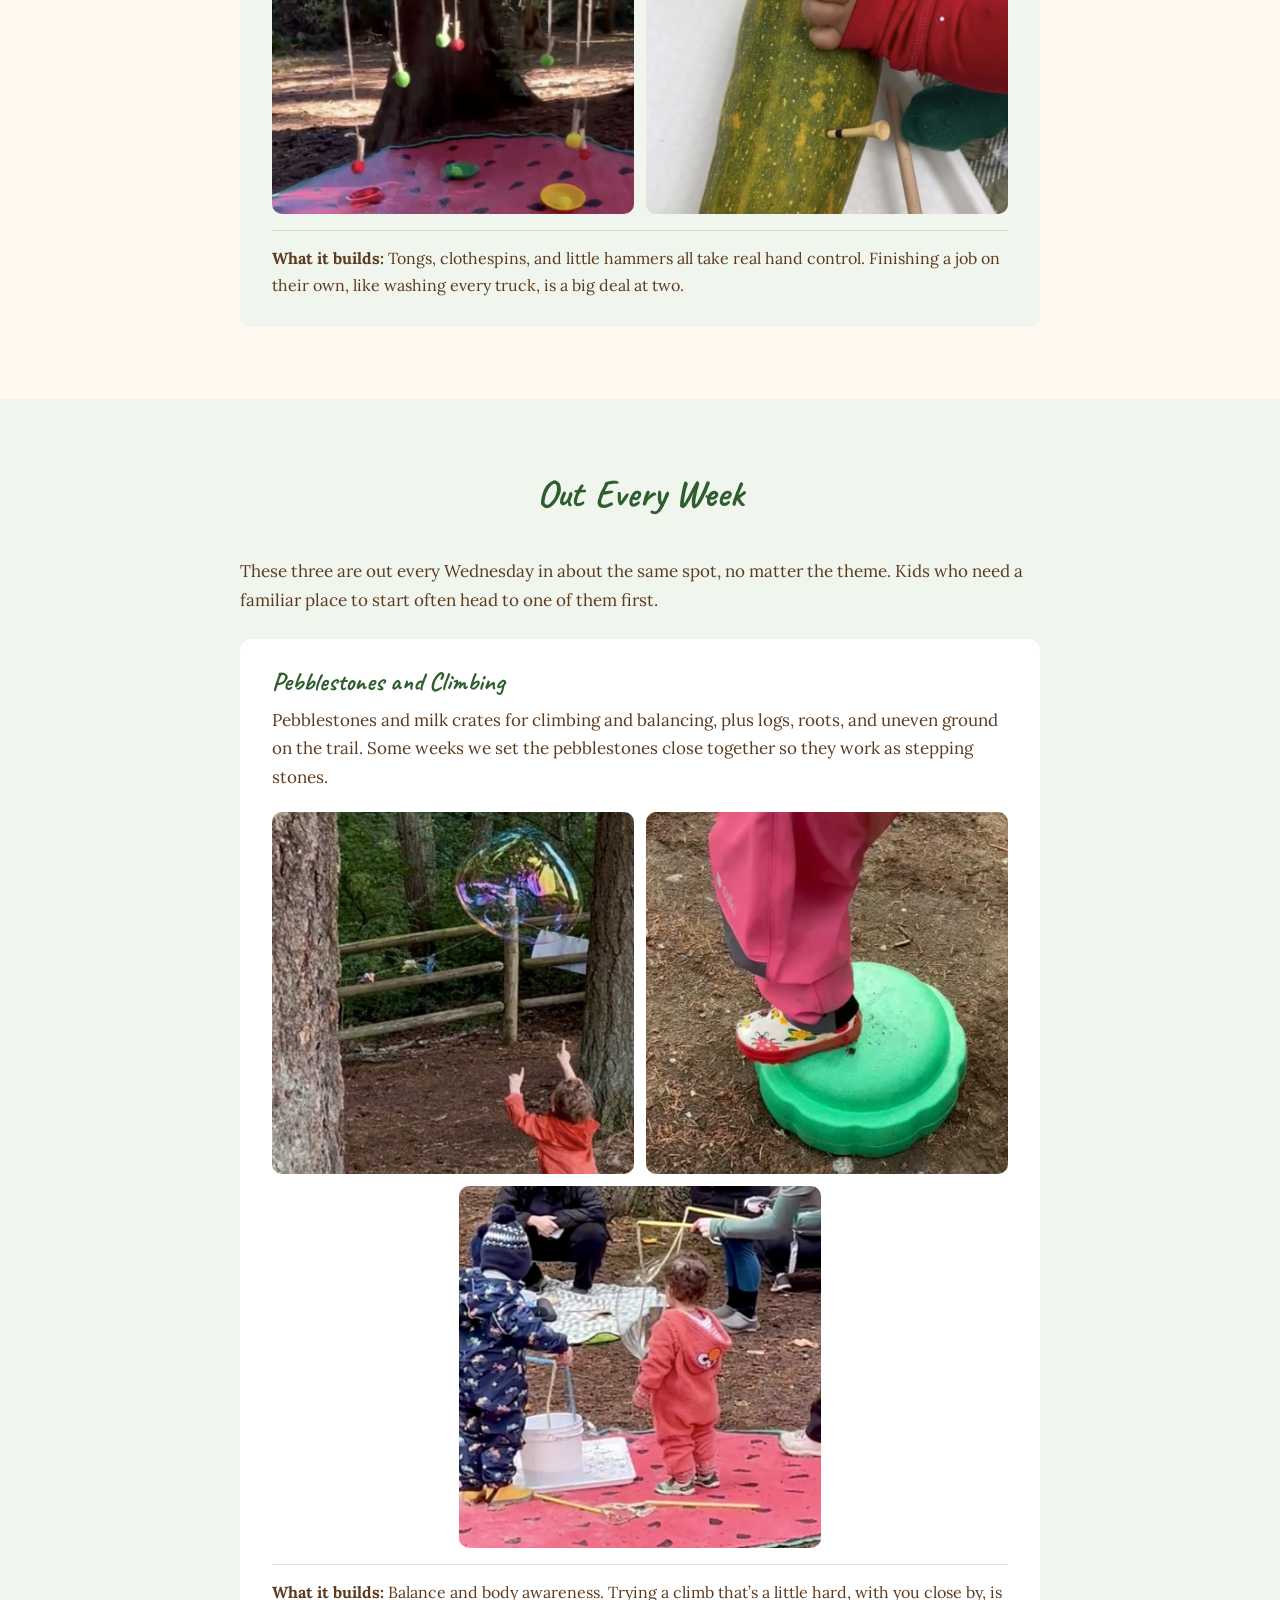
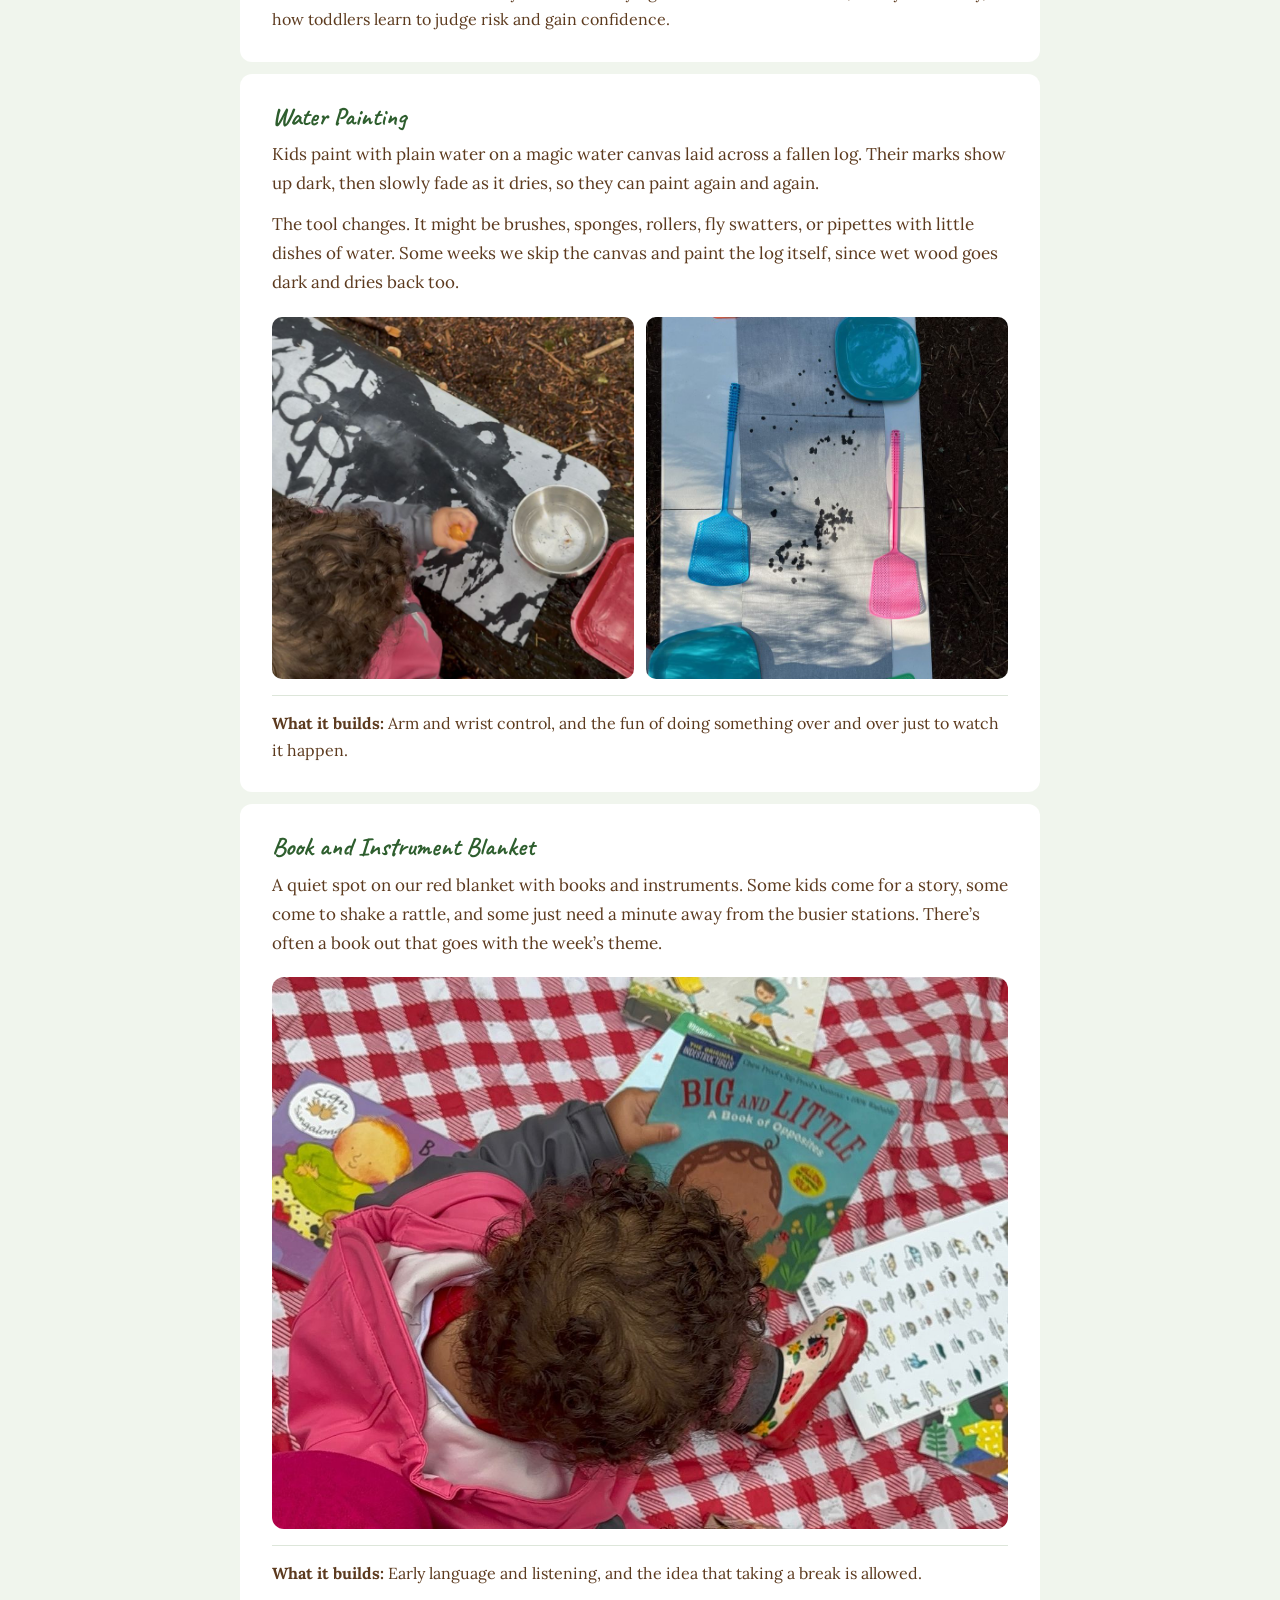
<file: stations.html>
<!DOCTYPE html>
<html lang="en">
<head>
  <meta charset="UTF-8">
  <meta name="viewport" content="width=device-width, initial-scale=1.0">
  <title>Stations | Little Roots Forest School</title>
  <meta name="description" content="The stations at Little Roots Forest School in Everett, WA: mud kitchen, process art, sensory play, playdough, and more, changing each week with the season. For toddlers ages 1 to 3 and their parents and caregivers.">
  <meta property="og:title" content="Stations | Little Roots Forest School">
  <meta property="og:description" content="Mud kitchens, playdough, process art, and small world trays that change each week with the season.">
  <meta property="og:url" content="https://www.littleroots.school/stations">
  <meta property="og:type" content="website">
  <meta property="og:image" content="https://www.littleroots.school/images/link-preview.jpg">
  <meta property="og:image:width" content="1200">
  <meta property="og:image:height" content="630">
  <meta property="og:image:alt" content="A teacher and toddler painting a paper plate apple in the forest">
  <meta name="twitter:card" content="summary_large_image">
  <meta name="twitter:title" content="Stations | Little Roots Forest School">
  <meta name="twitter:description" content="Mud kitchens, playdough, process art, and small world trays that change each week with the season.">
  <meta name="twitter:image" content="https://www.littleroots.school/images/link-preview.jpg">
  <link rel="preconnect" href="https://fonts.googleapis.com">
  <link rel="preconnect" href="https://fonts.gstatic.com" crossorigin>
  <link href="https://fonts.googleapis.com/css2?family=Caveat:wght@400;700&family=Lora:ital,wght@0,400;0,600;0,700;1,400&display=swap" rel="stylesheet">
  <link rel="icon" type="image/x-icon" href="/favicon.ico">
  <link rel="icon" type="image/png" sizes="32x32" href="/favicon-32x32.png">
  <link rel="icon" type="image/png" sizes="16x16" href="/favicon-16x16.png">
  <link rel="apple-touch-icon" sizes="180x180" href="/apple-touch-icon.png">
  <link rel="stylesheet" href="css/style.css">
</head>
<body>

  <a href="#main-content" class="skip-link">Skip to main content</a>

  <header class="site-header">
    <div class="container nav-wrapper">
      <a href="/" class="logo"><img src="images/logo.png" alt="Little Roots Forest School logo" class="logo-img">Little Roots <span>School</span></a>
      <a href="/register.html" class="header-enroll">Enroll</a>
      <button class="hamburger" aria-label="Toggle menu" aria-expanded="false">
        <span></span>
        <span></span>
        <span></span>
      </button>
      <nav aria-label="Main navigation">
        <ul class="nav-links">
          <li><a href="/">Home</a></li>
          <li><a href="about.html">About</a></li>
          <li><a href="approach.html">Our Approach</a></li>
          <li><a href="stations.html" class="active" aria-current="page">Stations</a></li>
          <li><a href="faq.html">FAQ</a></li>
          <li><a href="/recommended/">Gear Guide</a></li>
          <li><a href="/tutoring.html">Tutoring</a></li>
          <li><a href="register.html" class="nav-enroll">Enroll</a></li>
        </ul>
      </nav>
    </div>
  </header>

  <main id="main-content">

  <!-- Hero -->
  <section class="approach-hero stations-hero">
    <img
      src="images/sensory-table.jpg"
      alt="Looking down on toddlers gathered around a white tray of water and flower petals, scooping and pouring with cups, wooden spoons, and little watering cans"
      class="approach-hero-img"
    >
    <div class="approach-hero-overlay"></div>
    <div class="container">
      <h1>Our Stations</h1>
      <p class="subtitle">What your child gets to do on a Wednesday morning.</p>
    </div>
  </section>

  <nav class="quicknav" aria-label="Jump to section">
    <div class="container quicknav-inner">
      <a href="#upcoming-themes">Upcoming Themes</a>
      <a href="#art">Art</a>
      <a href="#sensory">Sensory</a>
      <a href="#mud-kitchen">Mud Kitchen</a>
      <a href="#playdough">Playdough</a>
      <a href="#nature">Nature</a>
      <a href="#real-jobs">Real Jobs</a>
      <a href="#every-week">Every Week</a>
      <a href="#crown-ceremony">Crowns</a>
    </div>
  </nav>

  <!-- Intro -->
  <section class="section">
    <div class="container">
      <div class="approach-intro">
        <p>Every Wednesday, we set up six to eight stations before families arrive. Your child can visit them in any order and stay as long as they like. Spending the whole morning at the mud kitchen is completely fine.</p>
        <p>Each week has a theme, and it shows up at almost every station.</p>
        <p>On fish week, kids printed fish with bubble wrap, pressed fish stamps into playdough, went fishing in the rice bin with tongs, and pushed salmon upstream on a stream we built from downspout ramps. Other weeks have been bugs, berries, clouds, apples, and mud.</p>
        <p>Some themes come from the calendar, like the fall equinox. Others come from watching the kids and planning around whatever they couldn&rsquo;t stop doing the week before. (You can read more about that on our <a href="approach.html">Approach page</a>.)</p>
        <div class="theme-schedule" id="upcoming-themes">
          <h2>Upcoming Themes</h2>
          <ul class="theme-list">
            <li><strong>Dec 2</strong><span>Preparing for Winter</span></li>
            <li><strong>Dec 9</strong><span>Beavers, with a visit from our neighbors at the Northwest Stream Center</span></li>
            <li><strong>Dec 16</strong><span>Solstice and owls, our last morning before winter break</span></li>
            <li><strong>Dec 23, 30</strong><span>Winter break, no class<small class="theme-note">We&rsquo;re back in the forest on January 6.</small></span></li>
          </ul>
          <p class="theme-trial">Pick a week your child would love and <a href="register.html#trial">try your first class for $15<span class="sr-only"> (details on the Enroll page)</span></a>.</p>
        </div>
      </div>
    </div>
  </section>

  <!-- Seasons -->
  <section class="section section--alt">
    <div class="container">
      <h2 class="section-title">The Stations Change With the Seasons</h2>
      <div class="approach-intro">
        <p>A lot of what we use comes from outside or from the kitchen, so the stations follow whatever the season is doing.</p>
        <p>In June, the mud kitchen smelled like rosemary, mint, and lavender, and petals floated in the water tray. In September, the first week had fresh sunflower heads and armfuls of dahlias. By the equinox, the leaves were starting to fall.</p>
      </div>
    </div>
  </section>

  <!-- Stations that change -->
  <section class="section">
    <div class="container">
      <h2 class="section-title">What Changes Each Week</h2>

      <div id="art" class="belief-block belief-block--tinted">
        <h3>Collaborative Art</h3>
        <p>The whole class builds one big canvas together over the season, with a new layer and a new tool each week. Below are the first four layers of the fall canvas.</p>
        <p>Over the summer we also used sponges, wool, feathers, and toy trucks driven through paint. At the end of the season it gets cut into crowns (more on that below).</p>
        <div class="belief-photo-row belief-photo-row--two">
          <figure>
            <img src="images/crown-layer-dahlias.jpg" alt="Foam rollers and pink paint on the class canvas, with dahlias laid on top" width="800" height="800" loading="lazy">
            <figcaption>Week 1: foam rollers</figcaption>
          </figure>
          <figure>
            <img src="images/crown-layer-1.jpg" alt="Green and white paint stamped with apple halves over a pink and yellow base on the class canvas" width="800" height="800" loading="lazy">
            <figcaption>Week 2: apple halves</figcaption>
          </figure>
          <figure>
            <img src="images/crown-layer-2.jpg" alt="Bug stampers and purple paint on the class canvas" width="800" height="800" loading="lazy">
            <figcaption>Week 3: bug stamps</figcaption>
          </figure>
          <figure>
            <img src="images/crown-layer-3.jpg" alt="Maple leaves and green paint on the class canvas" width="800" height="800" loading="lazy">
            <figcaption>Week 4: pressed leaves</figcaption>
          </figure>
        </div>
        <p class="station-builds"><strong>What it builds:</strong> Working next to other kids on one shared thing. Toddlers mostly play side by side at this age, and the canvas gives them something to add to together.</p>
      </div>

      <div class="belief-block">
        <h3>Individual Art</h3>
        <p>This is the art your child brings home, and it&rsquo;s always process art. Besides the ones in the photos, kids have made butterfly prints on folded paper plates, day and night paintings on paper that&rsquo;s half white and half black, and nature frames they decorate and then carry on the walk.</p>
        <p>Your child decides what it becomes. We write names on as they finish, and dry art from past weeks hangs on our art line so you can grab it on your way out. (Here&rsquo;s <a href="approach.html#process-art">why we do process art</a>.)</p>
        <figure class="belief-figure">
          <img src="images/station-individual-art.jpg" alt="Colorful spin art paper plates drying on a clothesline between forest trees" class="belief-photo" width="1200" height="900" loading="lazy">
          <figcaption>Salad spinner paintings</figcaption>
        </figure>
        <div class="belief-photo-row belief-photo-row--two">
          <figure>
            <img src="images/station-art-pendulum.jpg" alt="A paint pendulum cup hanging over paper covered in pink paint drips" width="800" height="800" loading="lazy">
            <figcaption>Paint pendulum</figcaption>
          </figure>
          <figure>
            <img src="images/station-art-crayon-watercolor.jpg" alt="Toddlers drawing with crayons and painting watercolor over the top at an art table" width="800" height="800" loading="lazy">
            <figcaption>Crayon under watercolor</figcaption>
          </figure>
          <figure>
            <img src="images/station-art-marker-tops.jpg" alt="Spinning tops made from discs and markers drawing loops on paper" width="800" height="800" loading="lazy">
            <figcaption>Spinning marker tops</figcaption>
          </figure>
          <figure>
            <img src="images/station-art-flower-pounding.jpg" alt="Trays of dahlia petals, cloths, paper, and small wooden mallets for pounding flower prints" width="800" height="800" loading="lazy">
            <figcaption>Flower petal pounding</figcaption>
          </figure>
          <figure>
            <img src="images/station-art-salmon-prints.jpg" alt="A tray of bubble wrap with red and green paint for printing paper salmon, next to coho salmon picture cards" width="800" height="800" loading="lazy">
            <figcaption>Bubble wrap salmon prints</figcaption>
          </figure>
          <figure>
            <img src="images/station-art-hanging-fish.jpg" alt="Painted cardboard fish hanging from cedar branches over a mat with trays of rollers, sponges, and brushes" width="800" height="800" loading="lazy">
            <figcaption>Painting hanging fish</figcaption>
          </figure>
          <figure>
            <img src="images/station-art-watercolor-splatter.jpg" alt="An art table with liquid watercolor trays, chunky brushes, crayon blocks, and paper covered in drips and splatters" width="800" height="800" loading="lazy">
            <figcaption>Watercolor drips and splatters</figcaption>
          </figure>
        </div>
        <p class="station-builds"><strong>What it builds:</strong> Hand strength and control from gripping a brush, squeezing a paint bottle, and pressing a stamp down hard enough to print. Also plenty of cause and effect, like opening a folded plate to see what the paint did inside.</p>
      </div>

      <div id="sensory" class="belief-block belief-block--tinted">
        <h3>Sensory Play</h3>
        <p>Water, rice, oats, oobleck, clay, cloud dough, and whatever the forest drops that week. Sensory play is also one of the best ways for a busy toddler to settle their body.</p>
        <p>We&rsquo;ve squeezed cloud sponges into blue water, hidden pom poms in rainbow rice, dripped red and blue into white oobleck to watch it turn purple, and made cloud dough from cornstarch saved from the week before.</p>
        <p>When a morning is wet and muddy, there&rsquo;s usually a dry bin too, like rice with scoops and funnels, for kids who want something clean to dig in.</p>
        <div class="belief-photo-row belief-photo-row--two">
          <img src="images/station-sensory-color-mixing-square.jpg" alt="Droppers swirling red and blue colored water into a white tray, with muffin tins of color" width="800" height="800" loading="lazy">
          <img src="images/station-sensory-autumn-oobleck.jpg" alt="A toddler in a pink rain jacket whisking red and yellow liquid watercolor into a tray of autumn oobleck, with a bowl of fall leaves" width="800" height="800" loading="lazy">
          <img src="images/station-sensory-oats.jpg" alt="An apple pie sensory bin with oats, felt apples, a felt lattice crust, tiny rolling pins, and tins" width="800" height="800" loading="lazy">
          <img src="images/station-sensory-dig.jpg" alt="A dig bin full of soil, smooth stones, and toy construction trucks with a chute leading into it" width="800" height="800" loading="lazy">
          <img src="images/station-sensory-water.jpg" alt="A water tray with droppers, squeeze bottles of colored water, small cups, and shiny discs" width="800" height="800" loading="lazy">
          <img src="images/station-sensory-clay-square.jpg" alt="A clay tray with balls of clay, stones, pinecones, sticks, sponges, texture combs, and washcloths" width="800" height="800" loading="lazy">
        </div>
        <p class="station-builds"><strong>What it builds:</strong> Toddlers figure out what things are like by touching them, whether it&rsquo;s sticky, gritty, heavy, or cold. Pouring and scooping is also early math, even if nobody is counting yet.</p>
      </div>

      <div id="mud-kitchen" class="belief-block">
        <h3>Mud Kitchen</h3>
        <p>The mud kitchen is out almost every week, and the base changes with the theme. We make the mud from coconut coir, a soft potting soil made from coconut husks, and mix a batch before families arrive. Dry coir and a jug of water sit nearby so kids can mix more themselves.</p>
        <p>We&rsquo;ve made fizzing mud that bubbles up when colored water hits it, bubble soup whipped up with whisks, a jelly kitchen made from psyllium husk, and leaf soup with cinnamon sticks and dry leaves to crunch in.</p>
        <div class="belief-photo-row belief-photo-row--two">
          <img src="images/station-mud-kitchen-leaf-soup.jpg" alt="A mud kitchen tray set up with leaf soup, cinnamon sticks, colored water, wooden spoons, whisks, and squeeze bottles" width="800" height="800" loading="lazy">
          <img src="images/station-mud-kitchen-2.jpg" alt="A mud kitchen table under a big tree with blue water, oat mush, flour, a copper mold, and metal bowls and spoons" width="800" height="800" loading="lazy">
          <img src="images/station-mud-kitchen-bubbles.jpg" alt="A tray of bubble soup with pots, whisks, sifters, and cups in soapy water" width="800" height="800" loading="lazy">
          <img src="images/station-mud-kitchen-flowers.jpg" alt="A mud kitchen tray with a soil pie topped with a dahlia, muffin tins of seeds, stones, and petals, and bowls of flower petals" width="800" height="800" loading="lazy">
          <img src="images/station-mud-kitchen-fall-leaves.jpg" alt="A mud kitchen tray after play, with coconut coir mud spread everywhere, a copper mold, metal bowls, a wooden spoon, and red, yellow, and green fall leaves" width="800" height="800" loading="lazy">
          <img src="images/station-mud-kitchen-cornmeal.jpg" alt="A curly haired toddler in a green fleece reaching into a tray of cornmeal with a muffin tin, a tiny metal pitcher, and spoons" width="800" height="800" loading="lazy">
          <img src="images/station-mud-kitchen-coir-leaves.jpg" alt="A mud kitchen tray with bowls of coconut coir, wooden spoons, sticks, squeeze bottles of blue water, and yellow fall leaves" width="800" height="800" loading="lazy">
        </div>
        <p class="station-builds"><strong>What it builds:</strong> Pretend play and conversation. Kids serve soup to their parents and to each other and pick up new words along the way. Pouring from a small pitcher into a jar also takes more arm and hand control than it looks like.</p>
      </div>

      <div id="playdough" class="belief-block belief-block--tinted">
        <h3>Playdough</h3>
        <p>Playdough comes out often, made fresh in a color that fits the theme. It was lavender the first week of summer, red and blue berry jam on berry week, and brown with cocoa powder on mud week.</p>
        <p>Kids poke in twigs and pebbles, walk plastic bugs across it to leave tracks, press it onto bark to see the pattern, and roll it out with stamp rollers. At the summer Crown Celebration it turned into cupcakes with candles and rainbow rice sprinkles.</p>
        <img src="images/station-playdough-bugs-wide.jpg" alt="Playdough on a tray with plastic bugs, bug stamp rollers, stones, and sticks" class="belief-photo" width="1200" height="900" loading="lazy">
        <div class="belief-photo-row belief-photo-row--two">
          <img src="images/station-playdough-roads.jpg" alt="A toddler rolling brown playdough into a road for toy cars, with sticks and pine sprigs" width="800" height="800" loading="lazy">
          <img src="images/station-playdough-mint.jpg" alt="Pink and brown playdough with fresh mint leaves, a muffin tin, whisk, and spoons" width="800" height="800" loading="lazy">
          <img src="images/station-playdough-bakery.jpg" alt="A playdough bakery tray with pink, brown, and vanilla dough, cake pans, a muffin tin, rolling pins, sprinkles, and number candles" width="800" height="800" loading="lazy">
        </div>
        <p class="station-builds"><strong>What it builds:</strong> Squishing, rolling, and pinching strengthen the small hand muscles kids will use later to hold a pencil.</p>
      </div>

      <div id="nature" class="belief-block">
        <h3>Nature Exploration and Small World</h3>
        <p>Hand lenses, collection cups, and a feather, a slug, or a patch of moss to look at up close.</p>
        <p>Small world trays are little landscapes built from real moss, bark, and pinecones, with animal figures tucked in. On Who Lives Under Here week, the tray had rocks and sticks the kids could lift to find bugs hiding underneath. Other weeks we&rsquo;ve set out mirrors that reflect the trees and a balance scale for weighing pinecones and rocks.</p>
        <div class="belief-photo-row belief-photo-row--two">
          <img src="images/station-nature-dahlias-square.jpg" alt="A toddler exploring a tray of dahlias and petals with wooden hand lenses" width="800" height="800" loading="lazy">
          <img src="images/station-nature-bug-tray.jpg" alt="A small world bug tray with moss, bark, pinecones, toy bugs, bug viewers, and a field guide" width="800" height="800" loading="lazy">
          <img src="images/station-nature-balance.jpg" alt="A balance scale for weighing pinecones, leaves, stones, flowers, and wood blocks" width="800" height="800" loading="lazy">
          <img src="images/station-nature-mirrors.jpg" alt="A small world tray with mirrors reflecting the trees, wildlife figures, pine branches, pinecones, and wooden hand lenses" width="800" height="800" loading="lazy">
          <img src="images/station-nature-salmon-river.jpg" alt="A salmon river small world made from a blue cloth, with sticks, moss, stones, toy salmon, and sea animals around a felt life cycle board" width="800" height="800" loading="lazy">
        </div>
        <p class="station-builds"><strong>What it builds:</strong> Looking closely and noticing small differences, like which pinecone is heavier. The small world trays also get kids telling little stories with the animals.</p>
      </div>

      <div id="real-jobs" class="belief-block belief-block--tinted">
        <h3>Fine Motor and Real Jobs</h3>
        <p>Toddlers love a job that&rsquo;s really theirs, and they light up when they get to show you. They&rsquo;ve picked pom pom apples off a line and sorted them by color, hammered golf tees into a big zucchini, and counted butterflies into muffin tins with tongs.</p>
        <p>On mud week we set a car wash right next to the muddy truck tray so kids could see the whole job, dirty to clean, without anyone explaining it.</p>
        <div class="belief-photo-row belief-photo-row--two">
          <img src="images/station-practical-pom-poms.jpg" alt="Pom pom apples clipped to strings hanging from a tree, with colored bowls on a mat for sorting" width="800" height="800" loading="lazy">
          <img src="images/station-practical-golf-tees.jpg" alt="A toddler pushing golf tees into a big squash, with a jar of tees nearby" width="800" height="800" loading="lazy">
        </div>
        <p class="station-builds"><strong>What it builds:</strong> Tongs, clothespins, and little hammers all take real hand control. Finishing a job on their own, like washing every truck, is a big deal at two.</p>
      </div>

    </div>
  </section>

  <!-- Out every week -->
  <section class="section section--alt" id="every-week">
    <div class="container">
      <h2 class="section-title">Out Every Week</h2>
      <div class="approach-intro">
        <p>These three are out every Wednesday in about the same spot, no matter the theme. Kids who need a familiar place to start often head to one of them first.</p>
      </div>

      <div class="belief-block belief-block--tinted">
        <h3>Pebblestones and Climbing</h3>
        <p>Pebblestones and milk crates for climbing and balancing, plus logs, roots, and uneven ground on the trail. Some weeks we set the pebblestones close together so they work as stepping stones.</p>
        <div class="belief-photo-row belief-photo-row--two">
          <img src="images/station-motor-bubble.jpg" alt="A toddler in rain boots running and reaching for a giant bubble in the forest" width="800" height="800" loading="lazy">
          <img src="images/station-motor-pebblestone.jpg" alt="A toddler in a pink rain suit and ladybug boots stepping onto a green pebblestone" width="800" height="800" loading="lazy">
          <img src="images/station-motor-giant-bubbles.jpg" alt="Two toddlers from behind at a giant bubble station, one dipping a rope wand into a bucket while an adult lifts a big bubble" width="800" height="800" loading="lazy">
        </div>
        <p class="station-builds"><strong>What it builds:</strong> Balance and body awareness. Trying a climb that&rsquo;s a little hard, with you close by, is how toddlers learn to judge risk and gain confidence.</p>
      </div>

      <div class="belief-block belief-block--tinted">
        <h3>Water Painting</h3>
        <p>Kids paint with plain water on a magic water canvas laid across a fallen log. Their marks show up dark, then slowly fade as it dries, so they can paint again and again.</p>
        <p>The tool changes. It might be brushes, sponges, rollers, fly swatters, or pipettes with little dishes of water. Some weeks we skip the canvas and paint the log itself, since wet wood goes dark and dries back too.</p>
        <div class="belief-photo-row belief-photo-row--two">
          <img src="images/station-water-painting.jpg" alt="A toddler painting with water on a magic water canvas laid across a fallen log" width="800" height="800" loading="lazy">
          <img src="images/station-water-painting-swatters.jpg" alt="Colorful fly swatters and plates of water beside a magic water canvas dotted with dark splashes" width="800" height="800" loading="lazy">
        </div>
        <p class="station-builds"><strong>What it builds:</strong> Arm and wrist control, and the fun of doing something over and over just to watch it happen.</p>
      </div>

      <div class="belief-block belief-block--tinted">
        <h3>Book and Instrument Blanket</h3>
        <p>A quiet spot on our red blanket with books and instruments. Some kids come for a story, some come to shake a rattle, and some just need a minute away from the busier stations. There&rsquo;s often a book out that goes with the week&rsquo;s theme.</p>
        <img src="images/station-book-blanket.jpg" alt="A toddler in a rain suit reading board books on a red checkered blanket" class="belief-photo" width="1200" height="900" loading="lazy">
        <p class="station-builds"><strong>What it builds:</strong> Early language and listening, and the idea that taking a break is allowed.</p>
      </div>
    </div>
  </section>

  <!-- The Crown Celebration -->
  <section class="section crown-ceremony" id="crown-ceremony">
    <div class="container">
      <h2 class="section-title">The Crown Celebration</h2>
      <div class="approach-intro">
        <p>Before the last morning of each season, we cut the class canvas into crowns, one for every child. On that last morning, we go around the circle and each child picks their own crown. Then we head out on the trail together.</p>
        <p>We also keep a handprint canvas with the season&rsquo;s name on it. Every child adds a hand, and it comes back out at every celebration.</p>
        <p>Each crown holds a little of every week and every hand that painted it.</p>
        <p>Our fall celebration was a week early, on November 18, so families traveling for Thanksgiving wouldn&rsquo;t miss it.</p>
        <p><strong>Upcoming Crown Celebrations</strong><br>Wednesday, February 24, 2027<br>Wednesday, May 26, 2027<br>Wednesday, August 25, 2027</p>
        <img src="images/crown-celebration.jpg" alt="A child wearing a purple and blue painted crown made from the class canvas" class="gear-inline-photo" width="618" height="618" loading="lazy">
      </div>
    </div>
  </section>

  <section class="crown-callout crown-photo-section">
    <picture>
      <source media="(max-width: 700px)" srcset="/images/boots-banner-sm.jpg">
      <img src="/images/boots-banner.jpg" alt="Toddler in ladybug rain boots sitting next to a sensory bin of oats with spoons and cups" class="crown-bg-img" aria-hidden="true" loading="lazy">
    </picture>
    <div class="crown-photo-overlay"></div>
    <div class="container">
      <div class="crown-callout-content">
        <h2 class="section-title">No experience needed. Just bring your boots.</h2>
        <p>Every family starts somewhere.</p>
        <div class="hero-buttons">
          <a class="btn btn-rust" href="/register.html">Enroll in Little Roots</a>
          <a href="https://form.jotform.com/261978581507066" class="btn btn-light" target="_blank" rel="noopener noreferrer">Try your first class for $15<span class="sr-only"> (opens in new tab)</span></a>
        </div>
      </div>
    </div>
  </section>

  </main>

  <footer class="site-footer">
    <div class="container">
      <p class="footer-tagline">See you in the forest.</p>
      <p class="footer-details">Wednesdays &middot; 9:30&ndash;11:00 AM &middot; McCollum Park, Everett, WA</p>
      <div class="footer-signup">
        <p>Want news about openings and new classes?</p>
        <a href="https://form.jotform.com/262151832764054" class="btn btn-light" target="_blank" rel="noopener">Join our email list<span class="sr-only"> (opens in new tab)</span></a>
      </div>
      <nav class="footer-nav" aria-label="Footer navigation">
        <a href="/">Home</a>
        <a href="/about.html">About</a>
        <a href="/approach.html">Our Approach</a>
        <a href="/stations.html">Stations</a>
        <a href="/faq.html">FAQ</a>
        <a href="/recommended/">Gear Guide</a>
        <a href="/cold-weather">Cold Weather</a>
        <a href="/tutoring.html">Tutoring</a>
        <a href="/register.html">Enroll</a>
        <a href="/accessibility.html">Accessibility</a>
      </nav>
      <div class="footer-links">
        <a href="https://www.instagram.com/littleroots.school?igsh=dWMxcGVlbmdjeDEy&amp;utm_source=qr" target="_blank" rel="noopener">Instagram <span class="sr-only">(opens in new tab)</span></a>
        <a href="https://www.facebook.com/share/18MWNXAKoz/?mibextid=wwXIfr" target="_blank" rel="noopener">Facebook <span class="sr-only">(opens in new tab)</span></a>
        <a href="mailto:hello@littleroots.school">hello@littleroots.school</a>
      </div>
      <p class="footer-copy">&copy; 2026 Little Roots Forest School</p>
    </div>
  </footer>

  <script>
    const hamburger = document.querySelector('.hamburger');
    const navLinks = document.querySelector('.nav-links');
    hamburger.addEventListener('click', () => {
      const isOpen = navLinks.classList.toggle('open');
      hamburger.classList.toggle('active');
      hamburger.setAttribute('aria-expanded', isOpen);
    });
  </script>

  <a href="#" class="back-to-top" aria-label="Back to top">
    <svg viewBox="0 0 24 24" width="22" height="22" aria-hidden="true"><path d="M12 19V5M5 12l7-7 7 7" fill="none" stroke="currentColor" stroke-width="2.5" stroke-linecap="round" stroke-linejoin="round"/></svg>
  </a>

  <script>
    // Back to top button: shows after scrolling down a ways
    const backToTop = document.querySelector('.back-to-top');
    window.addEventListener('scroll', () => {
      backToTop.classList.toggle('visible', window.scrollY > window.innerHeight * 1.5);
    }, { passive: true });
    backToTop.addEventListener('click', (e) => {
      e.preventDefault();
      window.scrollTo({ top: 0, behavior: 'smooth' });
    });
  </script>

</body>
</html>
</file>
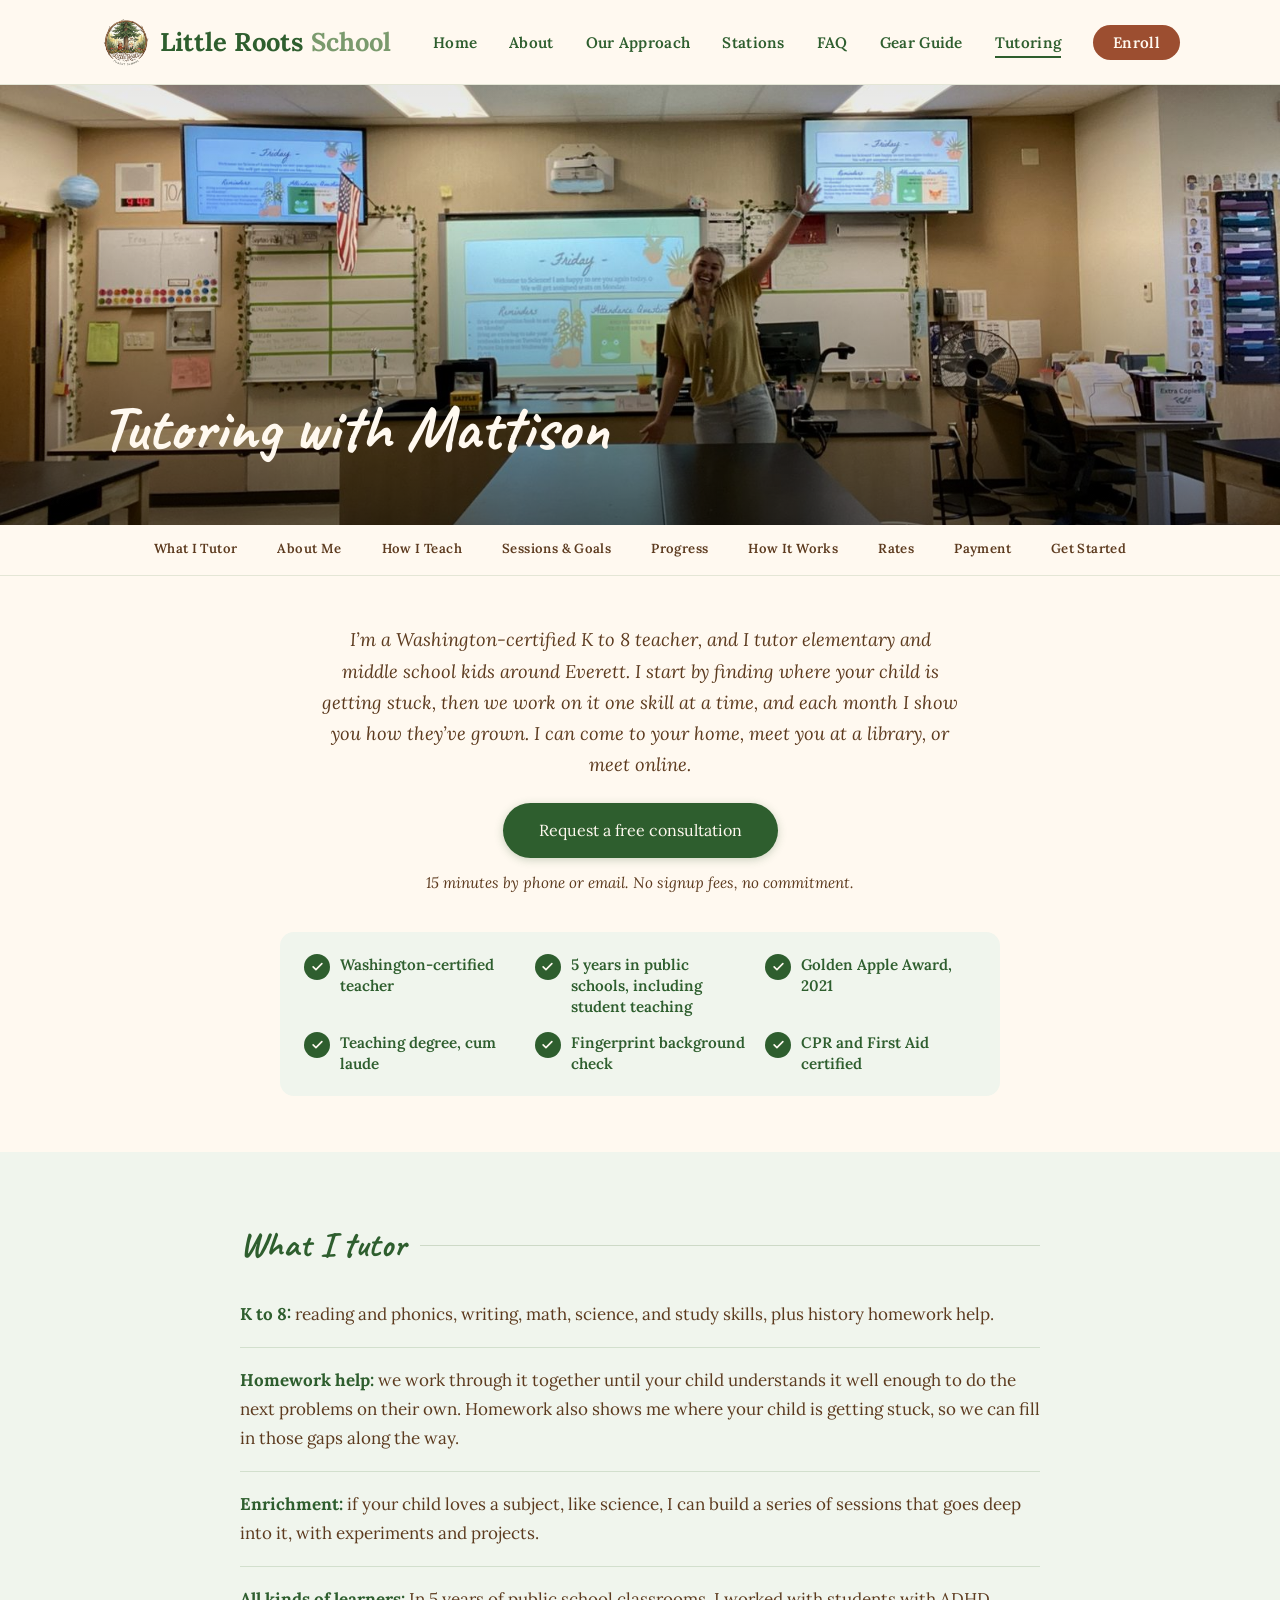
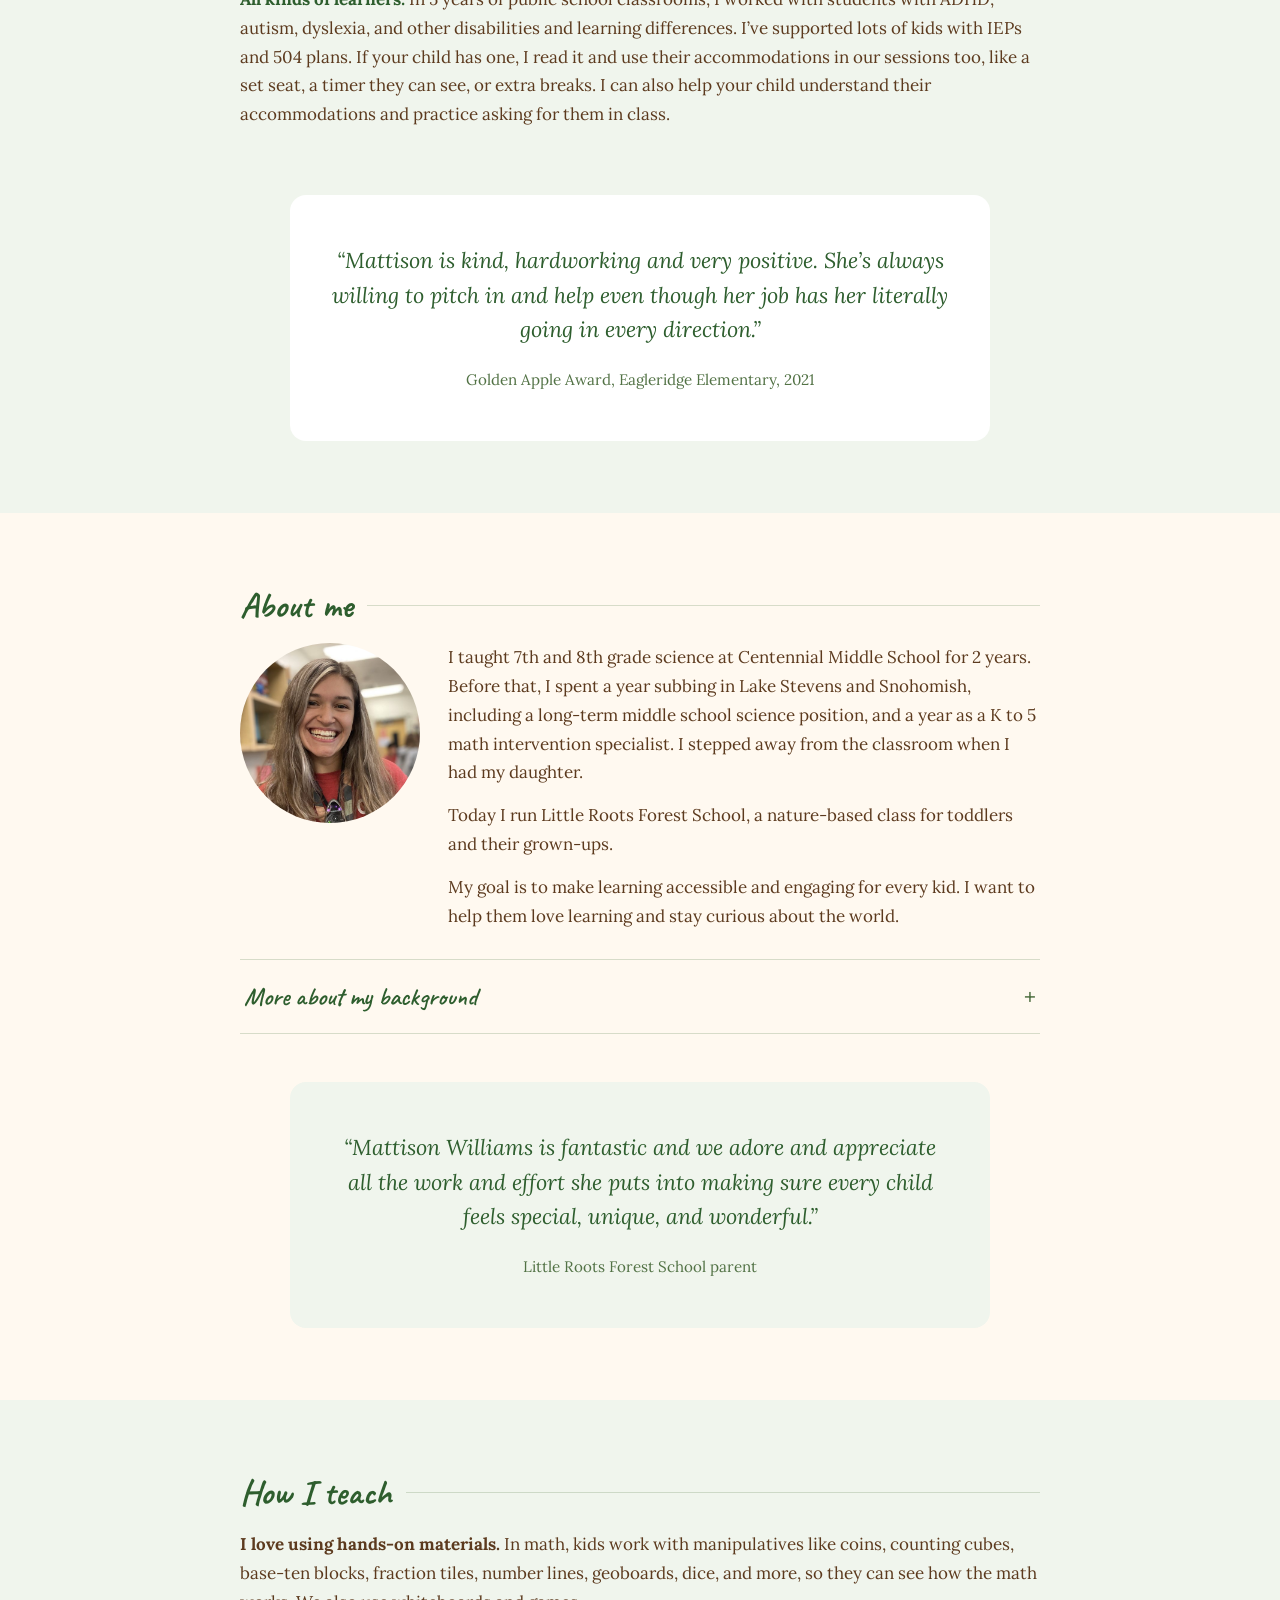
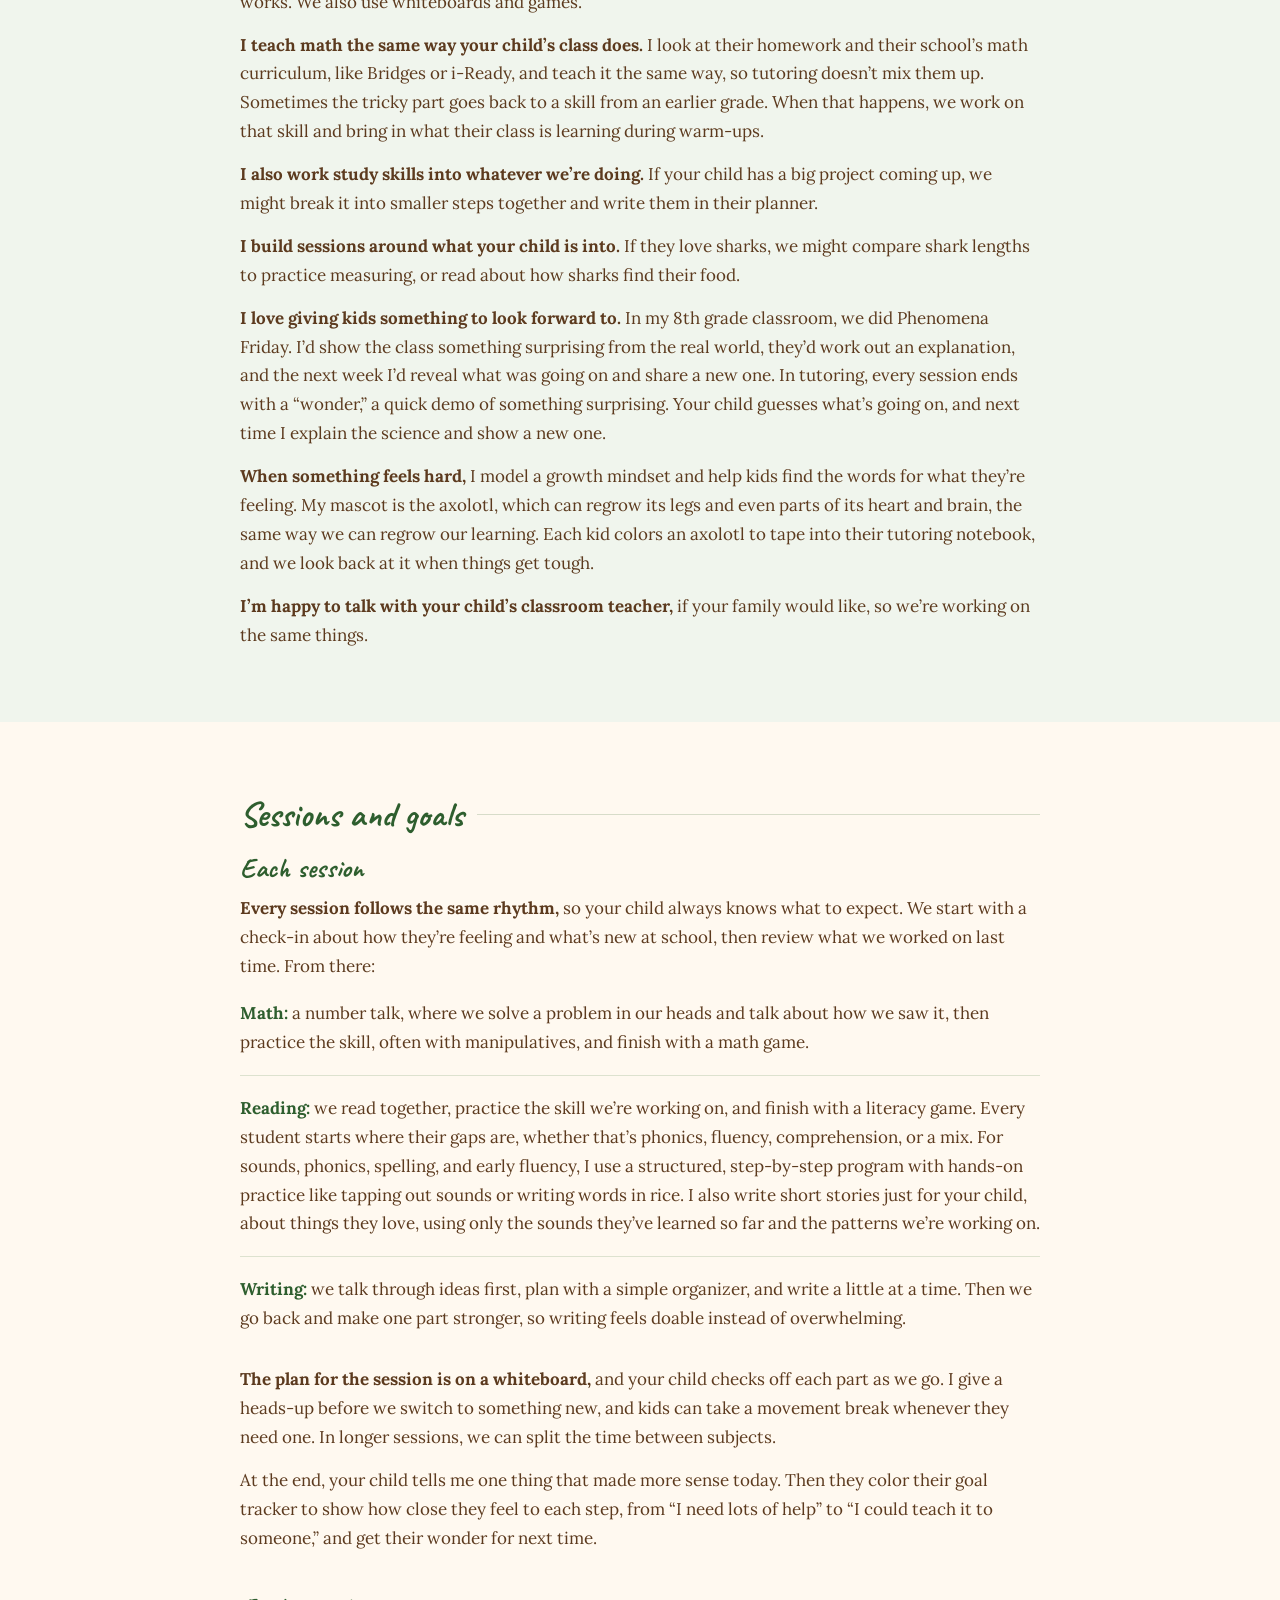
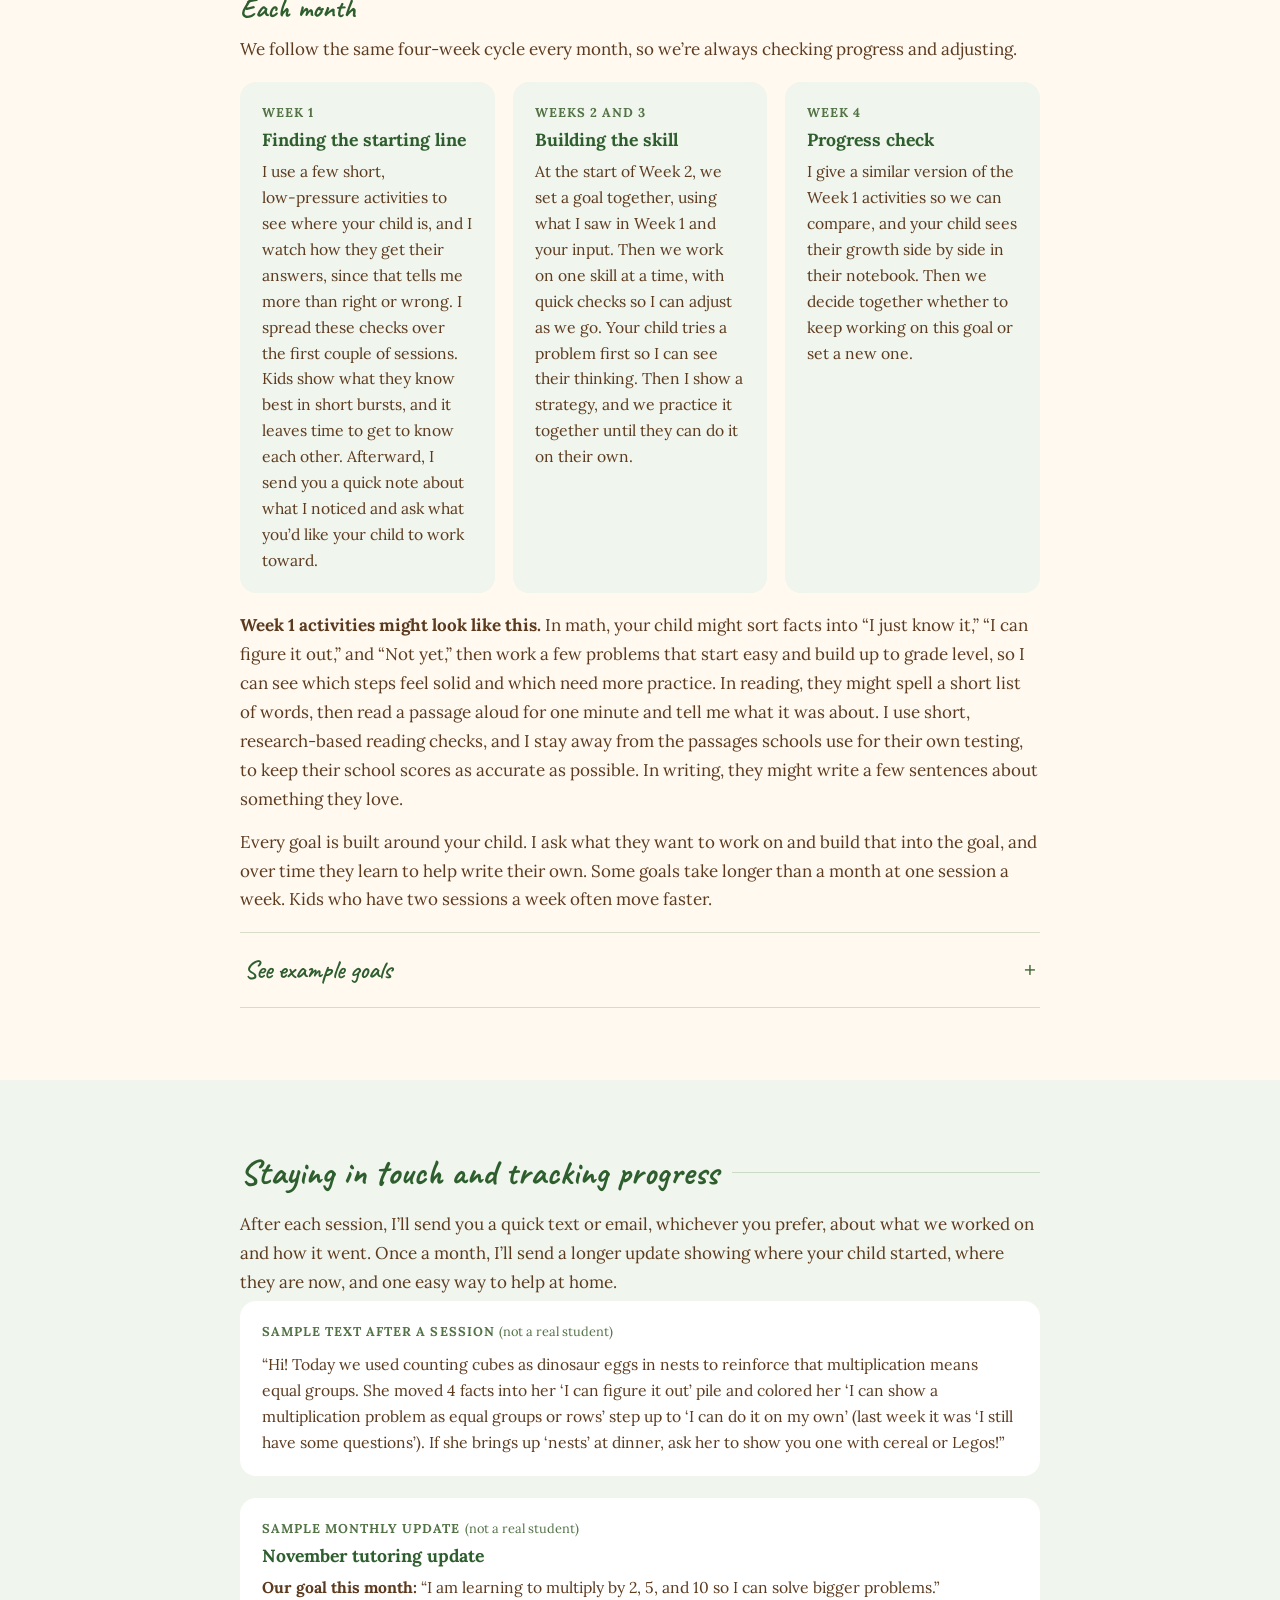
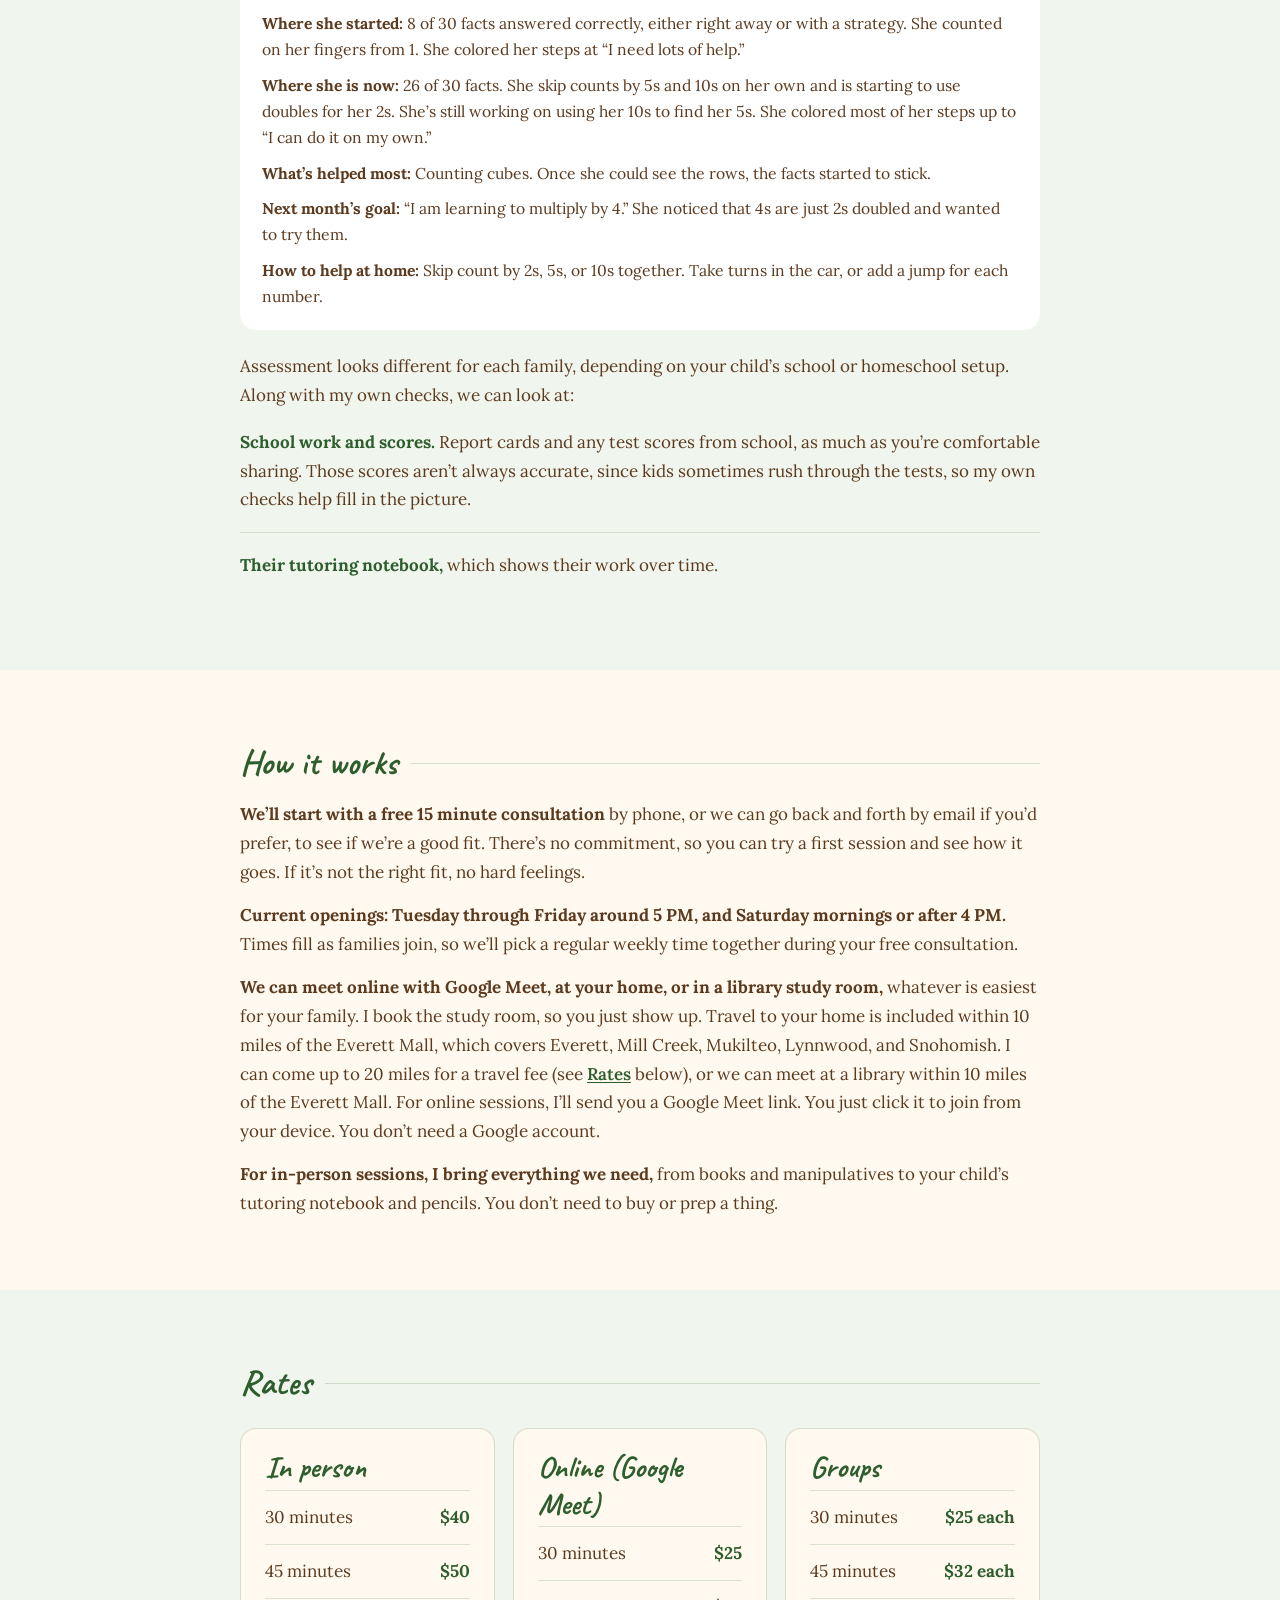
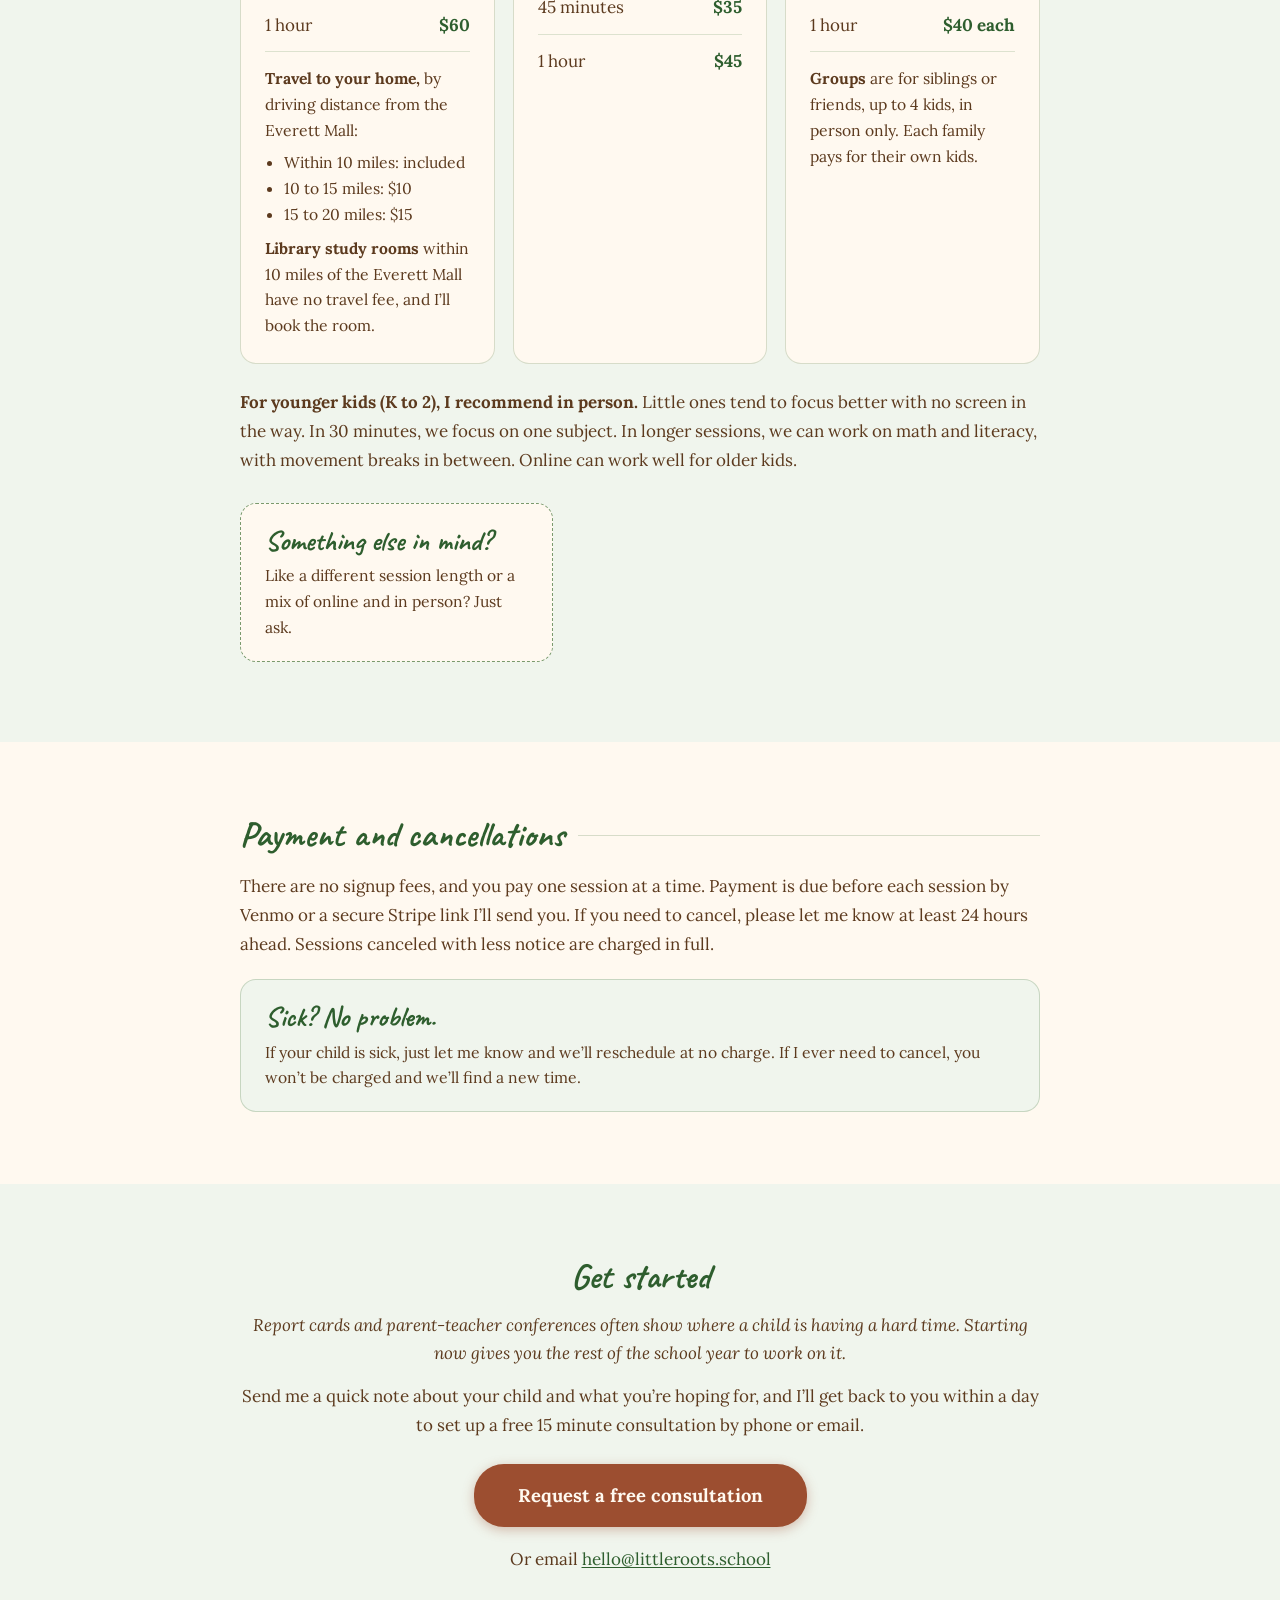
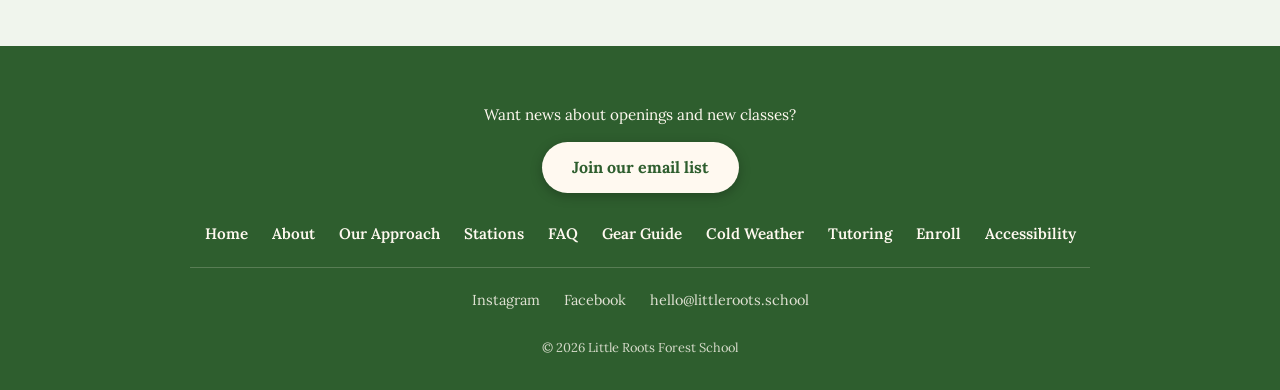
<file: tutoring.html>
<!DOCTYPE html>
<html lang="en">
<head>
  <meta charset="UTF-8">
  <meta name="viewport" content="width=device-width, initial-scale=1.0">
  <title>K to 8 Tutoring near Everett, WA | Mattison Williams</title>
  <meta name="description" content="Washington-certified K to 8 teacher offering tutoring, homework help, and enrichment around Everett, WA. I can come to your home, meet you at a library, or meet online. Free 15 minute consultation.">
  <meta property="og:title" content="K to 8 Tutoring near Everett, WA | Mattison Williams">
  <meta property="og:description" content="Washington-certified K to 8 teacher offering tutoring, homework help, and enrichment around Everett, WA. I can come to your home, meet you at a library, or meet online. Free 15 minute consultation.">
  <meta property="og:url" content="https://www.littleroots.school/tutoring">
  <meta property="og:type" content="website">
  <meta property="og:image" content="https://www.littleroots.school/images/tutoring-link-preview.jpg">
  <meta property="og:image:width" content="1200">
  <meta property="og:image:height" content="630">
  <meta property="og:image:alt" content="Mattison smiling with one arm raised at the front of her middle school science classroom">
  <meta name="twitter:card" content="summary_large_image">
  <meta name="twitter:image" content="https://www.littleroots.school/images/tutoring-link-preview.jpg">
  <link rel="preconnect" href="https://fonts.googleapis.com">
  <link rel="preconnect" href="https://fonts.gstatic.com" crossorigin>
  <link href="https://fonts.googleapis.com/css2?family=Caveat:wght@400;700&family=Lora:ital,wght@0,400;0,600;0,700;1,400&display=swap" rel="stylesheet">
  <link rel="icon" type="image/x-icon" href="/favicon.ico">
  <link rel="icon" type="image/png" sizes="32x32" href="/favicon-32x32.png">
  <link rel="icon" type="image/png" sizes="16x16" href="/favicon-16x16.png">
  <link rel="apple-touch-icon" sizes="180x180" href="/apple-touch-icon.png">
  <link rel="stylesheet" href="/css/style.css">
</head>
<body class="page-tutoring">

  <a href="#main-content" class="skip-link">Skip to main content</a>

  <header class="site-header">
    <div class="container nav-wrapper">
      <a href="/" class="logo"><img src="/images/logo.png" alt="Little Roots Forest School logo" class="logo-img">Little Roots <span>School</span></a>
      <a href="/register.html" class="header-enroll">Enroll</a>
      <button class="hamburger" aria-label="Toggle menu" aria-expanded="false">
        <span></span>
        <span></span>
        <span></span>
      </button>
      <nav aria-label="Main navigation">
        <ul class="nav-links">
          <li><a href="/">Home</a></li>
          <li><a href="/about.html">About</a></li>
          <li><a href="/approach.html">Our Approach</a></li>
          <li><a href="/stations.html">Stations</a></li>
          <li><a href="/faq.html">FAQ</a></li>
          <li><a href="/recommended/">Gear Guide</a></li>
          <li><a href="/tutoring.html" class="active" aria-current="page">Tutoring</a></li>
          <li><a href="/register.html" class="nav-enroll">Enroll</a></li>
        </ul>
      </nav>
    </div>
  </header>

  <main id="main-content">

  <section class="gear-hero tutor-banner">
    <picture>
      <source media="(max-width: 700px)" srcset="/images/tutor-hero-sm.jpg">
      <img
        src="/images/tutor-hero.jpg"
        alt="Mattison smiling with one arm raised at the front of her middle school science classroom"
        class="gear-hero-img"
      >
    </picture>
    <div class="gear-hero-overlay"></div>
    <div class="container">
      <h1>Tutoring with Mattison</h1>
    </div>
  </section>

  <nav class="quicknav" aria-label="Jump to section">
    <div class="container quicknav-inner">
      <a href="#what-i-tutor">What I Tutor</a>
      <a href="#about-me">About Me</a>
      <a href="#how-i-teach">How I Teach</a>
      <a href="#sessions-and-goals">Sessions &amp; Goals</a>
      <a href="#progress">Progress</a>
      <a href="#how-it-works">How It Works</a>
      <a href="#rates">Rates</a>
      <a href="#payment">Payment</a>
      <a href="#get-started">Get Started</a>
    </div>
  </nav>

  <section class="tutor-intro">
    <div class="container">
      <p class="tutor-intro-text">I&rsquo;m a Washington-certified K to 8 teacher, and I tutor elementary and middle school kids around Everett. I start by finding where your child is getting stuck, then we work on it one skill at a time, and each month I show you how they&rsquo;ve grown. I can come to your home, meet you at a library, or meet online.</p>
      <a href="mailto:hello@littleroots.school?subject=Tutoring%20request&amp;body=Your%20name%20and%20phone%20number%3A%0D%0AChild's%20name%20and%20grade%3A%0D%0AWhat%20would%20you%20like%20help%20with?%0D%0AGoogle%20Meet%20or%20in%20person%20(and%20what%20area)?%0D%0ADays%20and%20times%20that%20work%20(Tuesday%20through%20Friday%20around%205%20PM%2C%20Saturday%20mornings%20or%20after%204%20PM)%3A%0D%0APhone%20call%20or%20email%20for%20the%20consultation?%0D%0AAnything%20else%20you'd%20like%20me%20to%20know?%20(optional)%0D%0A" class="btn tutor-top-btn">Request a free consultation</a>
      <p class="tutor-top-note">15 minutes by phone or email. No signup fees, no commitment.</p>
      <ul class="tutor-creds" aria-label="Credentials">
        <li><span class="tutor-cred-icon"><svg viewBox="0 0 24 24" width="18" height="18" aria-hidden="true"><path d="M5 12.5l4.5 4.5L19 7.5" fill="none" stroke="currentColor" stroke-width="2.6" stroke-linecap="round" stroke-linejoin="round"/></svg></span>Washington-certified teacher</li>
        <li><span class="tutor-cred-icon"><svg viewBox="0 0 24 24" width="18" height="18" aria-hidden="true"><path d="M5 12.5l4.5 4.5L19 7.5" fill="none" stroke="currentColor" stroke-width="2.6" stroke-linecap="round" stroke-linejoin="round"/></svg></span>5 years in public schools, including student teaching</li>
        <li><span class="tutor-cred-icon"><svg viewBox="0 0 24 24" width="18" height="18" aria-hidden="true"><path d="M5 12.5l4.5 4.5L19 7.5" fill="none" stroke="currentColor" stroke-width="2.6" stroke-linecap="round" stroke-linejoin="round"/></svg></span>Golden Apple Award, 2021</li>
        <li><span class="tutor-cred-icon"><svg viewBox="0 0 24 24" width="18" height="18" aria-hidden="true"><path d="M5 12.5l4.5 4.5L19 7.5" fill="none" stroke="currentColor" stroke-width="2.6" stroke-linecap="round" stroke-linejoin="round"/></svg></span>Teaching degree, cum laude</li>
        <li><span class="tutor-cred-icon"><svg viewBox="0 0 24 24" width="18" height="18" aria-hidden="true"><path d="M5 12.5l4.5 4.5L19 7.5" fill="none" stroke="currentColor" stroke-width="2.6" stroke-linecap="round" stroke-linejoin="round"/></svg></span>Fingerprint background check</li>
        <li><span class="tutor-cred-icon"><svg viewBox="0 0 24 24" width="18" height="18" aria-hidden="true"><path d="M5 12.5l4.5 4.5L19 7.5" fill="none" stroke="currentColor" stroke-width="2.6" stroke-linecap="round" stroke-linejoin="round"/></svg></span>CPR and First Aid certified</li>
      </ul>
    </div>
  </section>

  <!-- What I tutor -->
  <section class="section section--alt" id="what-i-tutor">
    <div class="container weather-content">
      <div class="gear-section-label">
        <h2>What I tutor</h2>
      </div>
      <ul class="weather-tips">
        <li><strong>K to 8:</strong> reading and phonics, writing, math, science, and study skills, plus history homework help.</li>
        <li><strong>Homework help:</strong> we work through it together until your child understands it well enough to do the next problems on their own. Homework also shows me where your child is getting stuck, so we can fill in those gaps along the way.</li>
        <li><strong>Enrichment:</strong> if your child loves a subject, like science, I can build a series of sessions that goes deep into it, with experiments and projects.</li>
        <li><strong>All kinds of learners:</strong> In 5 years of public school classrooms, I worked with students with ADHD, autism, dyslexia, and other disabilities and learning differences. I&rsquo;ve supported lots of kids with IEPs and 504 plans. If your child has one, I read it and use their accommodations in our sessions too, like a set seat, a timer they can see, or extra breaks. I can also help your child understand their accommodations and practice asking for them in class.</li>
      </ul>
      <blockquote class="testimonial testimonial--inline">
        <p class="testimonial-quote">&ldquo;Mattison is kind, hardworking and very positive. She&rsquo;s always willing to pitch in and help even though her job has her literally going in every direction.&rdquo;</p>
        <footer class="testimonial-attribution">Golden Apple Award, Eagleridge Elementary, 2021</footer>
      </blockquote>
    </div>
  </section>

  <!-- About me -->
  <section class="section" id="about-me">
    <div class="container weather-content">
      <div class="gear-section-label">
        <h2>About me</h2>
      </div>
      <div class="tutor-about">
        <img src="/images/tutor-mattison.jpg" alt="Mattison smiling in a classroom, wearing a red T-shirt" class="tutor-photo" width="600" height="600">
        <div class="tutor-about-text">
          <p class="weather-text">I taught 7th and 8th grade science at Centennial Middle School for 2 years. Before that, I spent a year subbing in Lake Stevens and Snohomish, including a long-term middle school science position, and a year as a K to 5 math intervention specialist. I stepped away from the classroom when I had my daughter.</p>
          <p class="weather-text">Today I run Little Roots Forest School, a nature-based class for toddlers and their grown-ups.</p>
          <p class="weather-text">My goal is to make learning accessible and engaging for every kid. I want to help them love learning and stay curious about the world.</p>
        </div>      </div>
      <details class="faq-item tutor-more">
        <summary class="faq-question">More about my background</summary>
        <div class="faq-answer">
          <h3>Middle school science</h3>
          <p>At Centennial Middle School, I taught 7th and 8th grade science using the Next Generation Science Standards (NGSS), which Washington schools use, and the OpenSciEd and Sprocket curriculums. Class was hands-on, with labs, projects, science notebooks, group work, and lots of discussion.</p>
          <h3>Math intervention</h3>
          <p>I spent a year as a K to 5 math intervention specialist at Eagleridge Elementary in Ferndale, and I only left that job because I moved. It worked like music, PE, or library. I traveled on a cart to every classroom, so I taught every single student in the school. That year, the staff gave me the Golden Apple Award for dedication and service.</p>
          <p>I taught each whole class, then pulled small groups while the rest of the class played math games, which took a lot of behavior management too. We always started with a number talk. I love number talks for building kids&rsquo; math confidence and mental math skills.</p>
          <p>I used <span style="white-space: nowrap">i-Ready</span> data to plan that instruction, so I&rsquo;m comfortable reading <span style="white-space: nowrap">i-Ready</span> reports and can use your child&rsquo;s scores to plan our sessions.</p>
          <h3>Preschool and student teaching</h3>
          <p>For three years, I taught 3 to 5 year olds at A Little Darling School in Bellingham under my mentor, Netta Darling. We covered early reading, math, social studies, and art, and planned around each child&rsquo;s interests.</p>
          <p>I also taught social and emotional skills every day. Netta&rsquo;s philosophy still guides how I teach: the environment is the teacher, let children lead, and trust the process.</p>
          <p>I student taught in 1st grade at Parkview Elementary in Bellingham. I also led a science club for 4th and 5th graders and cotaught a K to 5 fitness club.</p>
          <h3>Education and training</h3>
          <p>I earned my degree in Elementary Education with a focus in general sciences from Western Washington University, graduating cum laude.</p>
          <p>My language arts lessons follow the science of reading, and in every subject I use evidence-based teaching methods. I&rsquo;m GLAD trained, which means I&rsquo;ve had training in strategies that support kids who are learning English.</p>
          <p>I plan sessions around Washington&rsquo;s learning standards for math, English, and science, including the Next Generation Science Standards (NGSS). That way, what we work on lines up with what&rsquo;s expected at your child&rsquo;s grade level.</p>
        </div>
      </details>
      <blockquote class="testimonial testimonial--inline">
        <p class="testimonial-quote">&ldquo;Mattison Williams is fantastic and we adore and appreciate all the work and effort she puts into making sure every child feels special, unique, and wonderful.&rdquo;</p>
        <footer class="testimonial-attribution">Little Roots Forest School parent</footer>
      </blockquote>
    </div>
  </section>

  <!-- How I teach -->
  <section class="section section--alt" id="how-i-teach">
    <div class="container weather-content">
      <div class="gear-section-label">
        <h2>How I teach</h2>
      </div>
      <p class="weather-text"><strong>I love using hands-on materials.</strong> In math, kids work with manipulatives like coins, counting cubes, base-ten blocks, fraction tiles, number lines, geoboards, dice, and more, so they can see how the math works. We also use whiteboards and games.</p>
      <p class="weather-text"><strong>I teach math the same way your child&rsquo;s class does.</strong> I look at their homework and their school&rsquo;s math curriculum, like Bridges or <span style="white-space: nowrap">i-Ready</span>, and teach it the same way, so tutoring doesn&rsquo;t mix them up. Sometimes the tricky part goes back to a skill from an earlier grade. When that happens, we work on that skill and bring in what their class is learning during warm-ups.</p>
      <p class="weather-text"><strong>I also work study skills into whatever we&rsquo;re doing.</strong> If your child has a big project coming up, we might break it into smaller steps together and write them in their planner.</p>
      <p class="weather-text"><strong>I build sessions around what your child is into.</strong> If they love sharks, we might compare shark lengths to practice measuring, or read about how sharks find their food.</p>
      <p class="weather-text"><strong>I love giving kids something to look forward to.</strong> In my 8th grade classroom, we did Phenomena Friday. I&rsquo;d show the class something surprising from the real world, they&rsquo;d work out an explanation, and the next week I&rsquo;d reveal what was going on and share a new one. In tutoring, every session ends with a &ldquo;wonder,&rdquo; a quick demo of something surprising. Your child guesses what&rsquo;s going on, and next time I explain the science and show a new one.</p>
      <p class="weather-text"><strong>When something feels hard,</strong> I model a growth mindset and help kids find the words for what they&rsquo;re feeling. My mascot is the axolotl, which can regrow its legs and even parts of its heart and brain, the same way we can regrow our learning. Each kid colors an axolotl to tape into their tutoring notebook, and we look back at it when things get tough.</p>
      <p class="weather-text"><strong>I&rsquo;m happy to talk with your child&rsquo;s classroom teacher,</strong> if your family would like, so we&rsquo;re working on the same things.</p>
    </div>
  </section>

  <!-- Sessions and goals -->
  <section class="section" id="sessions-and-goals">
    <div class="container weather-content">
      <div class="gear-section-label">
        <h2>Sessions and goals</h2>
      </div>
      <h3 class="tutor-subhead">Each session</h3>
      <p class="weather-text"><strong>Every session follows the same rhythm,</strong> so your child always knows what to expect. We start with a check-in about how they&rsquo;re feeling and what&rsquo;s new at school, then review what we worked on last time. From there:</p>
      <ul class="weather-tips">
        <li><strong>Math:</strong> a number talk, where we solve a problem in our heads and talk about how we saw it, then practice the skill, often with manipulatives, and finish with a math game.</li>
        <li><strong>Reading:</strong> we read together, practice the skill we&rsquo;re working on, and finish with a literacy game. Every student starts where their gaps are, whether that&rsquo;s phonics, fluency, comprehension, or a mix. For sounds, phonics, spelling, and early fluency, I use a structured, step-by-step program with hands-on practice like tapping out sounds or writing words in rice. I also write short stories just for your child, about things they love, using only the sounds they&rsquo;ve learned so far and the patterns we&rsquo;re working on.</li>
        <li><strong>Writing:</strong> we talk through ideas first, plan with a simple organizer, and write a little at a time. Then we go back and make one part stronger, so writing feels doable instead of overwhelming.</li>
      </ul>
      <p class="weather-text"><strong>The plan for the session is on a whiteboard,</strong> and your child checks off each part as we go. I give a heads-up before we switch to something new, and kids can take a movement break whenever they need one. In longer sessions, we can split the time between subjects.</p>
      <p class="weather-text">At the end, your child tells me one thing that made more sense today. Then they color their goal tracker to show how close they feel to each step, from &ldquo;I need lots of help&rdquo; to &ldquo;I could teach it to someone,&rdquo; and get their wonder for next time.</p>
      <h3 class="tutor-subhead">Each month</h3>
      <p class="weather-text">We follow the same four-week cycle every month, so we&rsquo;re always checking progress and adjusting.</p>
      <div class="tutor-weeks">
        <div class="tutor-week-card">
          <p class="tutor-week-label">Week 1</p>
          <h4>Finding the starting line</h4>
          <p>I use a few short, <span style="white-space: nowrap">low-pressure</span> activities to see where your child is, and I watch how they get their answers, since that tells me more than right or wrong. I spread these checks over the first couple of sessions. Kids show what they know best in short bursts, and it leaves time to get to know each other. Afterward, I send you a quick note about what I noticed and ask what you&rsquo;d like your child to work toward.</p>
        </div>
        <div class="tutor-week-card">
          <p class="tutor-week-label">Weeks 2 and 3</p>
          <h4>Building the skill</h4>
          <p>At the start of Week 2, we set a goal together, using what I saw in Week 1 and your input. Then we work on one skill at a time, with quick checks so I can adjust as we go. Your child tries a problem first so I can see their thinking. Then I show a strategy, and we practice it together until they can do it on their own.</p>
        </div>
        <div class="tutor-week-card">
          <p class="tutor-week-label">Week 4</p>
          <h4>Progress check</h4>
          <p>I give a similar version of the Week 1 activities so we can compare, and your child sees their growth side by side in their notebook. Then we decide together whether to keep working on this goal or set a new one.</p>
        </div>
      </div>
      <p class="weather-text tutor-weeks-note"><strong>Week 1 activities might look like this.</strong> In math, your child might sort facts into &ldquo;I just know it,&rdquo; &ldquo;I can figure it out,&rdquo; and &ldquo;Not yet,&rdquo; then work a few problems that start easy and build up to grade level, so I can see which steps feel solid and which need more practice. In reading, they might spell a short list of words, then read a passage aloud for one minute and tell me what it was about. I use short, <span style="white-space: nowrap">research-based</span> reading checks, and I stay away from the passages schools use for their own testing, to keep their school scores as accurate as possible. In writing, they might write a few sentences about something they love.</p>
      <p class="weather-text">Every goal is built around your child. I ask what they want to work on and build that into the goal, and over time they learn to help write their own. Some goals take longer than a month at one session a week. Kids who have two sessions a week often move faster.</p>
      <details class="faq-item tutor-more">
        <summary class="faq-question">See example goals</summary>
        <div class="faq-answer">
          <h4>&ldquo;I can&rdquo; goals</h4>
          <p class="weather-text">Kids who are new to goal setting start here. Goals are written in kid-friendly words, with &ldquo;I can&rdquo; steps they color in on their goal tracker as they go. Behind the scenes, I track a measurable version to share with you.</p>
          <ul class="weather-tips">
            <li><strong>Reading:</strong> &ldquo;I am learning to read words with silent e so I can read more books on my own.&rdquo;
              <ul class="tutor-goal-steps">
                <li>I can find the silent e pattern: a vowel, one consonant, and an e, like in cape.</li>
                <li>I can read words with and without the e, like hop and hope.</li>
                <li>I can read silent e words in sentences and stories.</li>
                <li>I can spell silent e words.</li>
              </ul>
            </li>
            <li><strong>Math:</strong> &ldquo;I am learning to multiply by 2, 5, and 10 so I can solve bigger problems.&rdquo;
              <ul class="tutor-goal-steps">
                <li>I can show a multiplication problem as equal groups or rows.</li>
                <li>I can skip count by 2s, 5s, and 10s.</li>
                <li>I can use doubles for my 2s, like <span style="white-space: nowrap">2 x 7 is 7 + 7</span>.</li>
                <li>I can use my 10s to find my 5s, like <span style="white-space: nowrap">10 x 6 is 60</span>, so <span style="white-space: nowrap">5 x 6 is half, 30</span>.</li>
                <li>I can use turnaround facts, like <span style="white-space: nowrap">2 x 8 and 8 x 2</span>.</li>
              </ul>
            </li>
            <li><strong>Writing:</strong> &ldquo;I am learning to write a story with a beginning, middle, and end so my reader can follow it.&rdquo;
              <ul class="tutor-goal-steps">
                <li>I can tell or sketch my story before I write it.</li>
                <li>I can tell who my character is and where they are.</li>
                <li>I can write a problem in the middle and how it gets solved at the end.</li>
                <li>I can use words like first, next, then, and finally.</li>
              </ul>
            </li>
          </ul>
          <h4>SMART goals</h4>
          <p class="weather-text">When your child is ready, we write SMART goals together: specific, measurable, achievable, relevant, and time-bound. Learning to set their own goals is a skill they&rsquo;ll use for years.</p>
          <ul class="weather-tips">
            <li><strong>Math:</strong> &ldquo;In the next 6 weeks, I will add and subtract fractions with different denominators, getting at least 8 out of 10 right and explaining my steps, so fraction homework feels easier.&rdquo;</li>
            <li><strong>Language arts:</strong> &ldquo;In the next 4 weeks, I will write a 2 to 3 sentence summary with the main idea and two key details for 3 articles in a row, so I can take better notes.&rdquo;</li>
            <li><strong>Science:</strong> &ldquo;In the next 6 weeks, I will answer a science question with a claim, at least two pieces of evidence, and reasoning that explains how my evidence supports my claim, so I can back up my ideas.&rdquo;</li>
            <li><strong>Study skills:</strong> &ldquo;For the next 4 weeks, I will write down every assignment before I leave class and check my planner when I get home, at least 4 days a week, so I turn everything in. If I forget my planner, I&rsquo;ll write my assignments on a piece of paper.&rdquo;</li>
          </ul>
        </div>
      </details>
    </div>
  </section>

  <!-- Staying in touch and tracking progress -->
  <section class="section section--alt" id="progress">
    <div class="container weather-content">
      <div class="gear-section-label">
        <h2>Staying in touch and tracking progress</h2>
      </div>
      <p class="weather-text">After each session, I&rsquo;ll send you a quick text or email, whichever you prefer, about what we worked on and how it went. Once a month, I&rsquo;ll send a longer update showing where your child started, where they are now, and one easy way to help at home.</p>
      <div class="tutor-week-card tutor-sample">
        <p class="tutor-week-label">Sample text after a session <span class="tutor-sample-note">(not a real student)</span></p>
        <p>&ldquo;Hi! Today we used counting cubes as dinosaur eggs in nests to reinforce that multiplication means equal groups. She moved 4 facts into her &lsquo;I can figure it out&rsquo; pile and colored her &lsquo;I can show a multiplication problem as equal groups or rows&rsquo; step up to &lsquo;I can do it on my own&rsquo; (last week it was &lsquo;I still have some questions&rsquo;). If she brings up &lsquo;nests&rsquo; at dinner, ask her to show you one with cereal or Legos!&rdquo;</p>
      </div>
      <div class="tutor-week-card tutor-sample">
        <p class="tutor-week-label">Sample monthly update <span class="tutor-sample-note">(not a real student)</span></p>
        <h3>November tutoring update</h3>
        <p><strong>Our goal this month:</strong> &ldquo;I am learning to multiply by 2, 5, and 10 so I can solve bigger problems.&rdquo;</p>
        <p><strong>Where she started:</strong> 8 of 30 facts answered correctly, either right away or with a strategy. She counted on her fingers from 1. She colored her steps at &ldquo;I need lots of help.&rdquo;</p>
        <p><strong>Where she is now:</strong> 26 of 30 facts. She skip counts by 5s and 10s on her own and is starting to use doubles for her 2s. She&rsquo;s still working on using her 10s to find her 5s. She colored most of her steps up to &ldquo;I can do it on my own.&rdquo;</p>
        <p><strong>What&rsquo;s helped most:</strong> Counting cubes. Once she could see the rows, the facts started to stick.</p>
        <p><strong>Next month&rsquo;s goal:</strong> &ldquo;I am learning to multiply by 4.&rdquo; She noticed that 4s are just 2s doubled and wanted to try them.</p>
        <p><strong>How to help at home:</strong> Skip count by 2s, 5s, or 10s together. Take turns in the car, or add a jump for each number.</p>
      </div>
      <p class="weather-text">Assessment looks different for each family, depending on your child&rsquo;s school or homeschool setup. Along with my own checks, we can look at:</p>
      <ul class="weather-tips">
        <li><strong>School work and scores.</strong> Report cards and any test scores from school, as much as you&rsquo;re comfortable sharing. Those scores aren&rsquo;t always accurate, since kids sometimes rush through the tests, so my own checks help fill in the picture.</li>
        <li><strong>Their tutoring notebook,</strong> which shows their work over time.</li>
      </ul>
    </div>
  </section>

  <!-- How it works -->
  <section class="section" id="how-it-works">
    <div class="container weather-content">
      <div class="gear-section-label">
        <h2>How it works</h2>
      </div>
      <p class="weather-text"><strong>We&rsquo;ll start with a free 15 minute consultation</strong> by phone, or we can go back and forth by email if you&rsquo;d prefer, to see if we&rsquo;re a good fit. There&rsquo;s no commitment, so you can try a first session and see how it goes. If it&rsquo;s not the right fit, no hard feelings.</p>
      <p class="weather-text"><strong>Current openings: Tuesday through Friday around 5 PM, and Saturday mornings or after 4 PM.</strong> Times fill as families join, so we&rsquo;ll pick a regular weekly time together during your free consultation.</p>
      <p class="weather-text"><strong>We can meet online with Google Meet, at your home, or in a library study room,</strong> whatever is easiest for your family. I book the study room, so you just show up. Travel to your home is included within 10 miles of the Everett Mall, which covers Everett, Mill Creek, Mukilteo, Lynnwood, and Snohomish. I can come up to 20 miles for a travel fee (see <a href="#rates">Rates</a> below), or we can meet at a library within 10 miles of the Everett Mall. For online sessions, I&rsquo;ll send you a Google Meet link. You just click it to join from your device. You don&rsquo;t need a Google account.</p>
      <p class="weather-text"><strong>For in-person sessions, I bring everything we need,</strong> from books and manipulatives to your child&rsquo;s tutoring notebook and pencils. You don&rsquo;t need to buy or prep a thing.</p>
    </div>
  </section>

  <!-- Rates -->
  <section class="section section--alt" id="rates">
    <div class="container weather-content">
      <div class="gear-section-label">
        <h2>Rates</h2>
      </div>
      <div class="tutor-rates">
        <div class="tutor-rate-card">
          <h3>In person</h3>
          <dl class="tutor-rate-list">
            <div><dt>30 minutes</dt><dd>$40</dd></div>
            <div><dt>45 minutes</dt><dd>$50</dd></div>
            <div><dt>1 hour</dt><dd>$60</dd></div>
          </dl>
          <p class="tutor-rate-note tutor-rate-note--list"><strong>Travel to your home,</strong> by driving distance from the Everett Mall:</p>
          <ul class="tutor-travel-list">
            <li>Within 10 miles: included</li>
            <li>10 to 15 miles: $10</li>
            <li>15 to 20 miles: $15</li>
          </ul>
          <p class="tutor-travel-alt"><strong>Library study rooms</strong> within 10 miles of the Everett Mall have no travel fee, and I&rsquo;ll book the room.</p>
        </div>
        <div class="tutor-rate-card">
          <h3>Online (Google Meet)</h3>
          <dl class="tutor-rate-list">
            <div><dt>30 minutes</dt><dd>$25</dd></div>
            <div><dt>45 minutes</dt><dd>$35</dd></div>
            <div><dt>1 hour</dt><dd>$45</dd></div>
          </dl>
        </div>
        <div class="tutor-rate-card">
          <h3>Groups</h3>
          <dl class="tutor-rate-list">
            <div><dt>30 minutes</dt><dd>$25 each</dd></div>
            <div><dt>45 minutes</dt><dd>$32 each</dd></div>
            <div><dt>1 hour</dt><dd>$40 each</dd></div>
          </dl>
          <p class="tutor-rate-note"><strong>Groups</strong> are for siblings or friends, up to 4 kids, in person only. Each family pays for their own kids.</p>
        </div>
      </div>
      <p class="weather-text"><strong>For younger kids (K to 2), I recommend in person.</strong> Little ones tend to focus better with no screen in the way. In 30 minutes, we focus on one subject. In longer sessions, we can work on math and literacy, with movement breaks in between. Online can work well for older kids.</p>
      <div class="tutor-callouts">
        <div class="tutor-callout tutor-callout--ask">
          <h3>Something else in mind?</h3>
          <p>Like a different session length or a mix of online and in person? Just ask.</p>
        </div>
      </div>
    </div>
  </section>

  <!-- Payment and cancellations -->
  <section class="section" id="payment">
    <div class="container weather-content">
      <div class="gear-section-label">
        <h2>Payment and cancellations</h2>
      </div>
      <p class="weather-text">There are no signup fees, and you pay one session at a time. Payment is due before each session by Venmo or a secure Stripe link I&rsquo;ll send you. If you need to cancel, please let me know at least 24 hours ahead. Sessions canceled with less notice are charged in full.</p>
      <div class="tutor-callout tutor-callout--sick">
        <h3>Sick? No problem.</h3>
        <p>If your child is sick, just let me know and we&rsquo;ll reschedule at no charge. If I ever need to cancel, you won&rsquo;t be charged and we&rsquo;ll find a new time.</p>
      </div>
    </div>
  </section>

  <!-- Get started -->
  <section class="section section--alt" id="get-started">
    <div class="container weather-content tutor-start">
      <h2>Get started</h2>
      <p class="weather-text tutor-start-lead">Report cards and parent-teacher conferences often show where a child is having a hard time. Starting now gives you the rest of the school year to work on it.</p>
      <p class="weather-text">Send me a quick note about your child and what you&rsquo;re hoping for, and I&rsquo;ll get back to you within a day to set up a free 15 minute consultation by phone or email.</p>
      <a href="mailto:hello@littleroots.school?subject=Tutoring%20request&amp;body=Your%20name%20and%20phone%20number%3A%0D%0AChild's%20name%20and%20grade%3A%0D%0AWhat%20would%20you%20like%20help%20with?%0D%0AGoogle%20Meet%20or%20in%20person%20(and%20what%20area)?%0D%0ADays%20and%20times%20that%20work%20(Tuesday%20through%20Friday%20around%205%20PM%2C%20Saturday%20mornings%20or%20after%204%20PM)%3A%0D%0APhone%20call%20or%20email%20for%20the%20consultation?%0D%0AAnything%20else%20you'd%20like%20me%20to%20know?%20(optional)%0D%0A" class="btn btn-rust">Request a free consultation</a>
      <p class="weather-text tutor-email">Or email <a href="mailto:hello@littleroots.school">hello@littleroots.school</a></p>
    </div>
  </section>

  </main>

  <footer class="site-footer">
    <div class="container">
      <div class="footer-signup">
        <p>Want news about openings and new classes?</p>
        <a href="https://form.jotform.com/262151832764054" class="btn btn-light" target="_blank" rel="noopener">Join our email list<span class="sr-only"> (opens in new tab)</span></a>
      </div>
      <nav class="footer-nav" aria-label="Footer navigation">
        <a href="/">Home</a>
        <a href="/about.html">About</a>
        <a href="/approach.html">Our Approach</a>
        <a href="/stations.html">Stations</a>
        <a href="/faq.html">FAQ</a>
        <a href="/recommended/">Gear Guide</a>
        <a href="/cold-weather">Cold Weather</a>
        <a href="/tutoring.html">Tutoring</a>
        <a href="/register.html">Enroll</a>
        <a href="/accessibility.html">Accessibility</a>
      </nav>
      <div class="footer-links">
        <a href="https://www.instagram.com/littleroots.school?igsh=dWMxcGVlbmdjeDEy&amp;utm_source=qr" target="_blank" rel="noopener">Instagram <span class="sr-only">(opens in new tab)</span></a>
        <a href="https://www.facebook.com/share/18MWNXAKoz/?mibextid=wwXIfr" target="_blank" rel="noopener">Facebook <span class="sr-only">(opens in new tab)</span></a>
        <a href="mailto:hello@littleroots.school">hello@littleroots.school</a>
      </div>
      <p class="footer-copy">&copy; 2026 Little Roots Forest School</p>
    </div>
  </footer>

  <script>
    const hamburger = document.querySelector('.hamburger');
    const navLinks = document.querySelector('.nav-links');
    hamburger.addEventListener('click', () => {
      const isOpen = navLinks.classList.toggle('open');
      hamburger.classList.toggle('active');
      hamburger.setAttribute('aria-expanded', isOpen);
    });
  </script>

  <a href="#" class="back-to-top" aria-label="Back to top">
    <svg viewBox="0 0 24 24" width="22" height="22" aria-hidden="true"><path d="M12 19V5M5 12l7-7 7 7" fill="none" stroke="currentColor" stroke-width="2.5" stroke-linecap="round" stroke-linejoin="round"/></svg>
  </a>

  <script>
    // Back to top button: shows after scrolling down a ways
    const backToTop = document.querySelector('.back-to-top');
    window.addEventListener('scroll', () => {
      backToTop.classList.toggle('visible', window.scrollY > window.innerHeight * 1.5);
    }, { passive: true });
    backToTop.addEventListener('click', (e) => {
      e.preventDefault();
      window.scrollTo({ top: 0, behavior: 'smooth' });
    });
  </script>

</body>
</html>
</file>
<file: css/style.css>
/* ===== Reset & Base ===== */
*,
*::before,
*::after {
  margin: 0;
  padding: 0;
  box-sizing: border-box;
}

:root {
  --forest-green: #2E5E2E;
  --warm-brown: #5C3A1E;
  --rust: #B85C38;
  --sage: #7A9A6D;
  --sage-text: #527245;
  --cream: #FFF9F0;
  --sage-light: #f0f5ed;
}

html {
  scroll-behavior: smooth;
  /* keep jump links from landing under the sticky header */
  scroll-padding-top: 90px;
}

body {
  font-family: 'Lora', Georgia, serif;
  color: var(--warm-brown);
  background-color: var(--cream);
  line-height: 1.7;
  font-size: 17px;
}

h1, h2, h3, h4 {
  font-family: 'Caveat', cursive;
  color: var(--forest-green);
  line-height: 1.2;
}

h1 { font-size: 3.2rem; }
h2 { font-size: 2.4rem; }
h3 { font-size: 1.6rem; }

a {
  color: var(--forest-green);
  text-decoration: underline;
}

a:hover {
  color: #9C4E30;
}

/* Remove underlines from navigation, logo, buttons, and footer links —
   these are clearly interactive by context and don't need underlines */
.nav-links a,
.logo,
.btn,
.skip-link,
.footer-links a {
  text-decoration: none;
}

img {
  max-width: 100%;
  display: block;
}

/* ===== Accessibility ===== */
.skip-link {
  position: absolute;
  top: -100%;
  left: 16px;
  z-index: 200;
  padding: 12px 24px;
  background-color: var(--forest-green);
  color: var(--cream);
  font-family: 'Lora', Georgia, serif;
  font-size: 1rem;
  font-weight: 600;
  border-radius: 0 0 8px 8px;
  text-decoration: none;
  transition: top 0.2s;
}

.skip-link:focus {
  top: 0;
  color: var(--cream);
}

*:focus-visible {
  outline: 3px solid var(--rust);
  outline-offset: 2px;
}

.sr-only {
  position: absolute;
  width: 1px;
  height: 1px;
  padding: 0;
  margin: -1px;
  overflow: hidden;
  clip: rect(0, 0, 0, 0);
  white-space: nowrap;
  border: 0;
}

/* ===== Utility ===== */
.container {
  width: 90%;
  max-width: 1080px;
  margin: 0 auto;
}

.btn {
  display: inline-block;
  padding: 14px 36px;
  background-color: var(--forest-green);
  color: var(--cream);
  font-family: 'Lora', Georgia, serif;
  font-size: 1rem;
  border: none;
  border-radius: 30px;
  cursor: pointer;
  box-shadow: 0 2px 8px rgba(46, 94, 46, 0.25);
  transition: background-color 0.3s, box-shadow 0.3s;
}

.btn:hover {
  background-color: #9C4E30;
  color: var(--cream);
  box-shadow: 0 4px 12px rgba(156, 78, 48, 0.3);
}

/* ===== Header / Nav ===== */
.site-header {
  position: sticky;
  top: 0;
  z-index: 100;
  background-color: var(--cream);
  border-bottom: 1px solid rgba(122, 154, 109, 0.2);
}

.nav-wrapper {
  display: flex;
  align-items: center;
  justify-content: space-between;
  padding: 16px 0;
}

.logo {
  font-family: 'Lora', Georgia, serif;
  font-size: 1.6rem;
  color: var(--forest-green);
  font-weight: 700;
  display: flex;
  align-items: center;
  gap: 8px;
}

.logo-img {
  height: 52px;
  width: 52px;
  object-fit: contain;
  border-radius: 50%;
}

.logo span {
  color: var(--sage);
}

.nav-links {
  display: flex;
  list-style: none;
  gap: 32px;
}

.nav-links a {
  font-size: 0.95rem;
  font-weight: 600;
  letter-spacing: 0.02em;
  padding-bottom: 4px;
  border-bottom: 2px solid transparent;
  transition: color 0.3s, border-color 0.3s;
}

.nav-links a:hover,
.nav-links a.active {
  color: var(--forest-green);
  border-bottom-color: var(--forest-green);
}

/* Enroll link in the full menu looks like a button so it stands out */
@media (min-width: 1001px) {
  .nav-links a.nav-enroll {
    padding: 8px 20px;
    background-color: #9C4E30;
    color: var(--cream);
    border-radius: 30px;
    border-bottom: none;
    transition: background-color 0.3s;
  }

  .nav-links a.nav-enroll:hover,
  .nav-links a.nav-enroll.active {
    background-color: #7D3E26;
    color: var(--cream);
  }
}

/* Full menu on smaller laptops: tighten the spacing so every link fits on one line */
@media (min-width: 1001px) and (max-width: 1250px) {
  .nav-links {
    gap: 16px;
    margin-left: 24px;
  }

  .nav-links a {
    white-space: nowrap;
  }

  .logo {
    white-space: nowrap;
    font-size: 1.3rem;
  }
}

/* Enroll button in the header, shown only when the menu is collapsed */
.header-enroll {
  display: none;
}

/* Hamburger */
.hamburger {
  display: none;
  flex-direction: column;
  gap: 5px;
  background: none;
  border: none;
  cursor: pointer;
  padding: 4px;
}

.hamburger span {
  display: block;
  width: 26px;
  height: 3px;
  background-color: var(--forest-green);
  border-radius: 2px;
  transition: transform 0.3s, opacity 0.3s;
}

/* ===== Hero ===== */
.hero {
  text-align: center;
  padding: 80px 0 72px;
  position: relative;
  overflow: hidden;
}

.hero-img {
  position: absolute;
  inset: 0;
  width: 100%;
  height: 100%;
  object-fit: cover;
  object-position: center 65%;
  z-index: 0;
}

.hero-overlay {
  position: absolute;
  inset: 0;
  z-index: 1;
  background: linear-gradient(
    to bottom,
    rgba(0,0,0,.12) 0%,
    rgba(0,0,0,.0) 30%,
    rgba(0,0,0,.0) 45%,
    rgba(0,0,0,.6) 100%
  );
}

.hero h1 {
  font-size: 3.5rem;
  margin-bottom: 16px;
  color: var(--forest-green);
}

.hero .subtitle {
  font-size: 1.15rem;
  max-width: 520px;
  margin: 0 auto 32px;
  color: var(--warm-brown);
  font-style: italic;
}

/* homepage: plain line saying what the class is, right under the headline */
.hero .hero-what {
  max-width: 520px;
  margin: 0 auto 12px;
  color: #FFF9F0;
  font-size: 1.2rem;
  font-weight: 600;
  line-height: 1.45;
}

/* Photo hero (homepage) — light text over dark image */
.hero--photo h1 {
  color: var(--cream);
}

.hero--photo .subtitle {
  color: rgba(255,249,240,.88);
}

.hero .summer-dates {
  color: rgba(255,249,240,.85);
}

.hero .summer-info {
  color: rgba(255,249,240,.95);
  font-size: 1.35rem;
  font-weight: 600;
  line-height: 1.4;
}

.hero .summer-note {
  display: inline-block;
  margin-top: 16px;
  padding: 10px 18px;
  background-color: #9C4E30;
  color: #FFF9F0;
  font-size: 0.95rem;
  font-weight: 600;
  font-style: normal;
  line-height: 1.4;
  border-radius: 10px;
}

.register-schedule-note {
  max-width: 660px;
  margin: 18px auto 0;
  padding: 12px 20px;
  background-color: #9C4E30;
  color: #FFF9F0;
  font-size: 1rem;
  font-weight: 600;
  line-height: 1.5;
  text-align: center;
  border-radius: 10px;
}

.hero .container {
  position: relative;
  z-index: 2;
}

.hero-text-block {
  background-color: rgba(40, 84, 40, 0.80);
  border-radius: 16px;
  padding: 36px 44px;
  max-width: 600px;
  margin: 0 auto 28px;
}

.hero-text-block .summer-details {
  margin-bottom: 0;
}

/* homepage photo hero on computers: a smaller text box up top and the
   buttons at the bottom, so the parent and toddler show in between */
@media (min-width: 769px) {
  .hero--photo {
    padding: 28px 0 36px;
  }

  .hero--photo .container {
    display: flex;
    flex-direction: column;
    align-items: center;
    justify-content: space-between;
    min-height: 700px;
  }

  .hero--photo .hero-img {
    object-position: center 54%;
  }

  .hero--photo .hero-text-block {
    max-width: 720px;
    padding: 22px 36px;
    margin-bottom: 0;
  }

  .hero--photo h1 {
    font-size: 2.8rem;
    margin-bottom: 8px;
  }

  .hero--photo .subtitle {
    margin-bottom: 14px;
  }

  .hero--photo .summer-info {
    font-size: 1.15rem;
  }
}

.btn-rust {
  background-color: #9C4E30;
  font-size: 1.15rem;
  font-weight: 700;
  padding: 16px 44px;
  box-shadow: 0 3px 12px rgba(156, 78, 48, 0.35);
}

.btn-rust:hover {
  background-color: #7D3E26;
  box-shadow: 0 4px 16px rgba(125, 62, 38, 0.4);
}

/* homepage hero: Join Us and trial buttons side by side, stacked on small phones */
.hero-buttons {
  display: flex;
  flex-wrap: wrap;
  justify-content: center;
  align-items: center;
  gap: 14px;
}

.hero-buttons--left {
  justify-content: flex-start;
}

/* on phones the two buttons stack, so make them the same width */
@media (max-width: 600px) {
  .hero-buttons .btn {
    width: 100%;
    max-width: 320px;
    text-align: center;
  }
}

.btn-light {
  background-color: var(--cream);
  color: var(--forest-green);
  font-size: 1.15rem;
  font-weight: 700;
  padding: 16px 36px;
  box-shadow: 0 3px 12px rgba(0, 0, 0, 0.25);
}

.btn-light:hover {
  background-color: #FFFFFF;
  color: var(--forest-green);
  box-shadow: 0 4px 16px rgba(0, 0, 0, 0.3);
}

/* ===== About: Hero ===== */
.about-hero {
  position: relative;
  overflow: hidden;
  min-height: 480px;
  display: flex;
  align-items: flex-end;
  padding: 0;
}

.about-hero-img {
  position: absolute;
  inset: 0;
  width: 100%;
  height: 100%;
  object-fit: cover;
  object-position: center 30%;
  z-index: 0;
}

.about-hero-overlay {
  position: absolute;
  inset: 0;
  z-index: 1;
  background: linear-gradient(
    to bottom,
    rgba(0,0,0,.12) 0%,
    rgba(0,0,0,.12) 35%,
    rgba(0,0,0,.7) 100%
  );
}

.about-hero .container {
  position: relative;
  z-index: 2;
  padding-top: 3.5rem;
  padding-bottom: 3.5rem;
}

.about-hero h1 {
  color: var(--cream);
  font-size: 4rem;
  margin-bottom: 12px;
}

.about-hero .subtitle {
  text-shadow: 0 1px 8px rgba(0,0,0,.6);
  color: rgba(255,249,240,.95);
  font-style: italic;
  font-size: 1.1rem;
  max-width: 480px;
  margin: 0;
}

/* ===== Gear: Hero ===== */
.gear-hero {
  position: relative;
  overflow: hidden;
  min-height: 440px;
  display: flex;
  align-items: flex-end;
  padding: 0;
}

.gear-hero-img {
  position: absolute;
  inset: 0;
  width: 100%;
  height: 100%;
  object-fit: cover;
  object-position: center 40%;
  z-index: 0;
}

.gear-hero-overlay {
  position: absolute;
  inset: 0;
  z-index: 1;
  background: linear-gradient(
    to bottom,
    rgba(0,0,0,.08) 0%,
    rgba(0,0,0,.02) 35%,
    rgba(0,0,0,.58) 100%
  );
}

.gear-hero .container {
  position: relative;
  z-index: 2;
  padding-top: 3rem;
  padding-bottom: 3rem;
}

.gear-hero h1 {
  color: var(--cream);
  font-size: 4rem;
  margin-bottom: 10px;
}

.gear-hero .subtitle {
  color: rgba(255,249,240,.88);
  font-style: italic;
  font-size: 1.1rem;
  max-width: 480px;
  margin: 0;
}

/* ===== Jump bar under the hero (Stations, FAQ, Gear) ===== */
.quicknav {
  position: sticky;
  top: 84px; /* right under the header */
  z-index: 90;
  background-color: var(--cream);
  border-bottom: 1px solid rgba(122,154,109,.2);
}

.quicknav-inner {
  display: flex;
  overflow-x: auto;
  scrollbar-width: none;
  -webkit-overflow-scrolling: touch;
}

.quicknav-inner::-webkit-scrollbar {
  display: none;
}

.quicknav-inner a {
  display: block;
  padding: 13px 20px;
  font-size: 0.82rem;
  font-weight: 600;
  letter-spacing: 0.03em;
  color: var(--warm-brown);
  text-decoration: none;
  white-space: nowrap;
  border-bottom: 2px solid transparent;
  transition: color 0.2s, border-color 0.2s;
}

.quicknav-inner a:hover,
.quicknav-inner a.active {
  color: var(--forest-green);
  border-bottom-color: var(--forest-green);
}

/* ===== Gear Page: Partner Cards ===== */
.gear-partners {
  display: grid;
  grid-template-columns: repeat(2, 1fr);
  gap: 16px;
  margin-top: 32px;
}

.gear-partner-card {
  background-color: var(--sage-light);
  border: 1px solid rgba(122,154,109,.25);
  border-radius: 12px;
  padding: 20px 22px;
}

.gear-partner-name {
  font-family: 'Caveat', cursive;
  font-size: 1.5rem;
  font-weight: 700;
  color: var(--forest-green);
  display: block;
  margin-bottom: 6px;
}

.gear-partner-card p {
  font-size: 0.88rem;
  line-height: 1.6;
  color: var(--warm-brown);
  margin-bottom: 12px;
}

.gear-partner-code {
  display: inline-block;
  background-color: var(--forest-green);
  color: var(--cream);
  font-family: 'Lora', Georgia, serif;
  font-size: 0.8rem;
  font-weight: 600;
  letter-spacing: 0.06em;
  padding: 4px 12px;
  border-radius: 20px;
  cursor: pointer;
  text-decoration: none;
  transition: background-color 0.2s;
}

.gear-partner-code:hover {
  background-color: #234923;
  color: var(--cream);
}

.gear-partner-code-hint {
  display: block;
  font-size: 0.72rem;
  color: var(--sage-text);
  font-style: italic;
  margin-top: 5px;
}

.gear-partner-link {
  font-size: 0.88rem;
  font-weight: 600;
  color: var(--forest-green);
  text-decoration: underline;
}

/* ===== Gear Page: Section Headers ===== */
.gear-section-label {
  display: flex;
  align-items: center;
  gap: 14px;
  margin-bottom: 8px;
}

.gear-section-label h2 {
  font-size: 2.2rem;
  margin: 0;
  white-space: nowrap;
}

@media (max-width: 640px) {
  .gear-section-label h2 {
    white-space: normal;
  }
}

.gear-section-label::after {
  content: '';
  flex: 1;
  height: 1px;
  background-color: rgba(122,154,109,.3);
}

.gear-section-season {
  font-size: 0.85rem;
  font-style: italic;
  color: var(--sage-text);
  margin-bottom: 20px;
}

/* ===== Gear Page: Affiliate Note ===== */
.gear-affiliate-note {
  text-align: center;
  padding: 20px 5%;
  background-color: var(--sage-light);
  border-top: 1px solid rgba(122,154,109,.2);
}

.gear-affiliate-note p {
  font-size: 0.8rem;
  color: var(--sage-text);
  font-style: italic;
  max-width: 560px;
  margin: 0 auto;
  line-height: 1.6;
}

/* ===== Gear Page: Start Callout ===== */
.gear-start-callout {
  max-width: 800px;
  margin: 32px auto 0;
  background-color: var(--sage-light);
  border: 2px solid rgba(46, 94, 46, .35);
  border-radius: 12px;
  padding: 24px 28px;
}

.gear-start-callout-title {
  font-family: 'Caveat', cursive;
  font-size: 1.4rem;
  font-weight: 700;
  color: var(--forest-green);
  margin-bottom: 12px;
}

.gear-start-callout ul {
  list-style: none;
  padding: 0;
  margin: 0;
  display: flex;
  flex-direction: column;
  gap: 8px;
}

.gear-start-callout li {
  font-size: 0.95rem;
  line-height: 1.5;
  padding-left: 22px;
  position: relative;
  color: var(--warm-brown);
}

.gear-start-callout li::before {
  content: '\2192';
  position: absolute;
  left: 0;
  color: var(--sage-text);
  top: 2px;
}

/* new family list is a packing checklist, so show empty checkboxes instead of arrows */
.gear-new-family li {
  padding-left: 26px;
}

.gear-new-family li::before {
  content: '';
  width: 13px;
  height: 13px;
  top: 5px;
  border: 2px solid var(--sage-text);
  border-radius: 3px;
}

.gear-start-callout a {
  color: var(--forest-green);
  font-weight: 600;
  text-underline-offset: 2px;
}

/* Gear Page: "What my daughter wears" outfit box */
.gear-outfit-cols {
  display: grid;
  grid-template-columns: 1fr 1fr;
  gap: 16px 32px;
}

@media (max-width: 640px) {
  .gear-outfit-cols {
    grid-template-columns: 1fr;
  }
}

/* short plain note under the outfit lists */
.gear-start-callout .gear-outfit-note {
  font-size: 0.85rem;
  line-height: 1.55;
  color: var(--warm-brown);
}

.gear-outfit-cols + .gear-outfit-note {
  margin-top: 18px;
  margin-bottom: 0;
}

.gear-outfit-note a {
  font-weight: 400;
}

/* ===== Seasonal note (Home and Enroll), shown by date ===== */
.season-note {
  text-align: center;
  margin: 28px auto 0;
}

.season-note[hidden] {
  display: none;
}

.season-note a {
  display: inline-block;
  max-width: 100%;
  color: var(--forest-green);
  font-size: 0.95rem;
  font-style: italic;
  line-height: 1.5;
  text-decoration: underline;
  text-decoration-color: rgba(46, 94, 46, .35);
  text-underline-offset: 3px;
  transition: text-decoration-color 0.2s;
}

.season-note a:hover {
  text-decoration-color: currentColor;
}

/* ===== Cold and Wet Weather page ===== */
/* banner reuses the Gear Guide hero; keep the toddler in view at the bottom of the photo */
.weather-hero .gear-hero-img {
  object-position: center 100%;
}

.weather-intro {
  padding: 48px 0 8px;
}

.weather-intro p + p {
  margin-top: 16px;
}

.weather-intro p {
  max-width: 640px;
  margin: 0 auto;
  text-align: center;
  font-style: italic;
  font-size: 1.15rem;
  line-height: 1.7;
  color: var(--warm-brown);
}

.weather-content {
  max-width: 800px;
}

.weather-content .gear-section-label {
  margin-bottom: 16px;
}

/* tips as a simple list with thin lines between, like the Gear Guide product rows */
.weather-tips {
  list-style: none;
  padding: 0;
  margin: 0;
}

.weather-tips li {
  padding: 18px 0;
  border-bottom: 1px solid rgba(122,154,109,.25);
  font-size: 1.0625rem;
  line-height: 1.7;
}

.weather-tips li:last-child {
  border-bottom: none;
}

.weather-text {
  font-size: 1.0625rem;
  line-height: 1.7;
  margin: 0;
}

.weather-gear-box {
  margin-top: 28px;
}

.weather-gear-box li {
  font-size: 1rem;
}

.weather-tips a,
.weather-text a {
  color: var(--forest-green);
  font-weight: 600;
  text-underline-offset: 2px;
}

/* cold weather page: the three layers as numbered cards */
.weather-layers {
  list-style: none;
  padding: 0;
  margin: 16px 0 24px;
  display: grid;
  grid-template-columns: repeat(2, 1fr);
  gap: 16px;
}

.weather-layers li {
  background-color: var(--sage-light);
  border-radius: 12px;
  padding: 20px;
}

.weather-layers .step-number {
  margin-bottom: 10px;
}

.weather-layers p {
  margin: 0;
  font-size: 1rem;
  line-height: 1.6;
}

.weather-layers .weather-layer-name {
  font-family: 'Caveat', cursive;
  font-size: 1.5rem;
  font-weight: 700;
  color: var(--forest-green);
  line-height: 1.2;
  margin-bottom: 4px;
}

@media (max-width: 640px) {
  .weather-layers {
    grid-template-columns: 1fr;
    gap: 12px;
  }
}

/* cold weather page: small handwritten labels over each tip list */
.weather-list-label {
  font-size: 2rem;
  margin: 24px 0 0;
}

.weather-tips + .weather-list-label {
  margin-top: 36px;
}

.weather-tips strong {
  color: var(--forest-green);
}

/* cold weather page: Gear Guide button under How to dress */
.weather-gear-btn {
  margin: 24px 0 0;
}

.weather-gear-btn .btn {
  color: var(--cream);
  font-weight: 700;
}

.weather-photos {
  display: grid;
  grid-template-columns: 1fr 1fr;
  gap: 16px;
  margin-top: 24px;
}

.weather-photos img,
.weather-photo-tall {
  display: block;
  width: 100%;
  height: auto;
  border-radius: 16px;
}

.weather-photo-tall {
  max-width: 520px;
  margin: 8px auto 16px;
}

@media (max-width: 640px) {
  .weather-intro {
    padding: 36px 0 0;
  }

  .weather-intro p {
    font-size: 1.05rem;
  }

  .weather-photos {
    grid-template-columns: 1fr;
    gap: 14px;
  }
}

/* tip box under the Fall, Winter & Spring intro, before the dropdowns */
.gear-intro-tip {
  margin-top: 0;
  margin-bottom: 32px;
}

.gear-intro-tip--first {
  margin-bottom: 16px;
}

/* Photo inside a dropdown section (Gear page and FAQ) */
.gear-inline-photo,
.faq-photo {
  display: block;
  width: 100%;
  max-width: 360px;
  height: auto;
  margin: 8px auto 24px;
  border-radius: 16px;
}

.gear-video-link {
  text-align: center;
  margin: -12px 0 24px;
}

/* ===== Gear Page: Packing Checklist ===== */
.gear-checklist {
  max-width: 800px;
  margin: 0 auto;
  background-color: var(--sage-light);
  border: 2px solid rgba(46, 94, 46, .35);
  border-radius: 12px;
  padding: 24px 28px;
  display: grid;
  grid-template-columns: 1fr 1fr;
  gap: 0 32px;
}

.gear-checklist-col {
  display: flex;
  flex-direction: column;
  gap: 20px;
}

.gear-checklist-label {
  font-family: 'Caveat', cursive;
  font-size: 1.15rem;
  font-weight: 700;
  color: var(--forest-green);
  margin: 0 0 8px;
}

.gear-checklist ul {
  list-style: none;
  padding: 0;
  margin: 0;
  display: flex;
  flex-direction: column;
  gap: 6px;
}

.gear-checklist li {
  font-size: 0.9rem;
  line-height: 1.5;
  padding-left: 24px;
  position: relative;
  color: var(--warm-brown);
}

.gear-checklist li::before {
  content: '\2610';
  position: absolute;
  left: 0;
  color: var(--sage-text);
  font-size: 0.85rem;
  top: 1px;
}

.gear-checklist-supply {
  grid-column: 1 / -1;
  border-top: 1px solid rgba(46, 94, 46, .25);
  margin-top: 20px;
  padding-top: 16px;
}

.gear-checklist-supply p {
  font-size: 0.9rem;
  line-height: 1.6;
  color: var(--warm-brown);
  margin: 0;
}

@media (max-width: 640px) {
  .gear-checklist {
    grid-template-columns: 1fr;
  }
}

/* ===== Approach: Hero ===== */
.approach-hero {
  position: relative;
  overflow: hidden;
  min-height: 480px;
  display: flex;
  align-items: flex-end;
  padding: 0;
}

.approach-hero-img {
  position: absolute;
  inset: 0;
  width: 100%;
  height: 100%;
  object-fit: cover;
  object-position: center 22%;
  z-index: 0;
}

.approach-hero-overlay {
  position: absolute;
  inset: 0;
  z-index: 1;
  background: linear-gradient(
    to bottom,
    rgba(0,0,0,.08) 0%,
    rgba(0,0,0,.14) 30%,
    rgba(0,0,0,.50) 58%,
    rgba(0,0,0,.74) 100%
  );
}

.approach-hero .container {
  position: relative;
  z-index: 2;
  padding-top: 3.5rem;
  padding-bottom: 3.5rem;
}

.approach-hero h1 {
  color: var(--cream);
  font-size: 4rem;
  margin-bottom: 12px;
}

.approach-hero .subtitle {
  color: rgba(255,249,240,.88);
  font-style: italic;
  font-size: 1.1rem;
  max-width: 480px;
  margin: 0;
}

/* ===== Register: Hero ===== */
.register-hero {
  position: relative;
  overflow: hidden;
  min-height: 480px;
  display: flex;
  align-items: flex-end;
  padding: 0;
}

.register-hero-img {
  position: absolute;
  inset: 0;
  width: 100%;
  height: 100%;
  object-fit: cover;
  /* keep the bubbles and reaching toddlers in view on wide screens */
  object-position: center 38%;
  z-index: 0;
}

.register-hero-overlay {
  position: absolute;
  inset: 0;
  z-index: 1;
  background: linear-gradient(
    to bottom,
    rgba(0,0,0,.08) 0%,
    rgba(0,0,0,.14) 30%,
    rgba(0,0,0,.50) 58%,
    rgba(0,0,0,.74) 100%
  );
}

.register-hero .container {
  position: relative;
  z-index: 2;
  padding-top: 3.5rem;
  padding-bottom: 3.5rem;
}

.register-hero h1 {
  color: var(--cream);
  font-size: 4rem;
  margin-bottom: 12px;
}

.register-hero .subtitle {
  color: rgba(255,249,240,.88);
  font-style: italic;
  font-size: 1.1rem;
  max-width: 480px;
  margin: 0;
}

/* ===== FAQ: Hero ===== */
.faq-hero {
  position: relative;
  overflow: hidden;
  min-height: 480px;
  display: flex;
  align-items: flex-end;
  padding: 0;
}

.faq-hero-img {
  position: absolute;
  inset: 0;
  width: 100%;
  height: 100%;
  object-fit: cover;
  /* sign fills most of the frame; keep it centred with a slight upward lean so "FOREST LOOP TRAIL" text stays visible above the overlay */
  object-position: center 40%;
  z-index: 0;
}

.faq-hero-overlay {
  position: absolute;
  inset: 0;
  z-index: 1;
  background: linear-gradient(
    to bottom,
    rgba(0,0,0,.08) 0%,
    rgba(0,0,0,.14) 30%,
    rgba(0,0,0,.50) 58%,
    rgba(0,0,0,.74) 100%
  );
}

.faq-hero .container {
  position: relative;
  z-index: 2;
  padding-top: 3.5rem;
  padding-bottom: 3.5rem;
}

.faq-hero h1 {
  color: var(--cream);
  font-size: 4rem;
  margin-bottom: 12px;
}

.faq-hero .subtitle {
  color: rgba(255,249,240,.88);
  font-style: italic;
  font-size: 1.1rem;
  max-width: 480px;
  margin: 0;
}

/* ===== Sections ===== */
.section {
  padding: 72px 0;
}

.section--alt {
  background-color: var(--sage-light);
}

.section-title {
  text-align: center;
  margin-bottom: 40px;
}

.section-divider {
  border: 0;
  border-top: 1px solid var(--sage);
  max-width: 240px;
  margin: 0 auto;
  opacity: 0.5;
}

/* ===== What Is Little Roots ===== */
.intro-grid {
  display: grid;
  grid-template-columns: 1fr 1fr;
  gap: 48px;
  align-items: center;
}

.intro-text p {
  margin-bottom: 20px;
}

.intro-text p:last-child {
  margin-bottom: 0;
}

.pullquote {
  font-family: 'Caveat', cursive;
  font-size: 1.45rem;
  color: var(--forest-green);
  border-left: 3px solid var(--sage);
  padding: 8px 0 8px 20px;
  margin: 24px 0;
  line-height: 1.4;
}

.pullquote-cite {
  display: block;
  margin-top: 6px;
  font-family: inherit;
  font-size: 1.05rem;
  font-style: normal;
  color: var(--sage-text);
}

/* ===== Testimonial ===== */
.testimonial-section {
  padding: 56px 0;
}

.testimonial {
  max-width: 700px;
  margin: 0 auto;
  text-align: center;
  background-color: var(--sage-light);
  border-radius: 16px;
  padding: 48px 40px;
}

.testimonial-quote {
  font-family: 'Lora', Georgia, serif;
  font-style: italic;
  font-size: 1.35rem;
  line-height: 1.6;
  color: var(--forest-green);
  margin: 0;
}

.testimonial-attribution {
  display: block;
  margin-top: 20px;
  font-style: normal;
  font-size: 0.95rem;
  color: var(--sage-text);
}

/* Parent quotes placed inside another section */
.testimonial--inline {
  margin: 48px auto 0;
}

.faq-list .testimonial--inline {
  margin: 32px auto;
}

.section--alt .testimonial--inline {
  background-color: white;
}

/* Photo placeholder */
.photo-placeholder {
  background-color: var(--sage);
  border-radius: 16px;
  display: flex;
  flex-direction: column;
  align-items: center;
  justify-content: center;
  aspect-ratio: 4 / 3;
  color: var(--cream);
  font-size: 0.9rem;
  gap: 8px;
  opacity: 0.7;
}

.photo-placeholder svg {
  width: 40px;
  height: 40px;
  fill: var(--cream);
}

.intro-photo-img {
  width: 100%;
  height: auto;
  border-radius: 16px;
  display: block;
  object-fit: cover;
}

/* ===== About: Our Story ===== */
.about-story-grid {
  display: grid;
  grid-template-columns: 5fr 7fr;
  gap: 56px;
  align-items: start;
}

.about-story-photo {
  position: sticky;
  top: 96px;
}

.about-story-photo-img {
  width: 100%;
  aspect-ratio: 3 / 4;
  object-fit: cover;
  object-position: center 30%;
  border-radius: 16px;
  display: block;
}

.about-story-text p {
  margin-bottom: 20px;
  font-size: 1rem;
  line-height: 1.78;
}

.about-story-text p:last-child {
  margin-bottom: 0;
}

.about-signoff {
  margin-top: 36px;
  padding-top: 28px;
  border-top: 1px solid rgba(122,154,109,.3);
}

.about-signoff-em {
  font-family: 'Caveat', cursive;
  font-size: 1.6rem;
  color: var(--forest-green);
  display: block;
  margin-bottom: 14px;
}

.about-signoff-name {
  font-size: 0.95rem;
  line-height: 1.5;
  color: var(--warm-brown);
}

.about-signoff-name strong {
  display: block;
  font-weight: 600;
}

.caterpillar-crop {
  clip-path: inset(10% 0 30% 0);
}

/* ===== Timeline ===== */
.timeline {
  display: flex;
  flex-direction: column;
  max-width: 640px;
  margin: 0 auto;
}

.tl-item {
  display: grid;
  grid-template-columns: 72px 1fr;
  gap: 0 20px;
}

.tl-time {
  font-family: 'Lora', Georgia, serif;
  font-size: .9rem;
  font-weight: 600;
  color: var(--sage-text);
  text-align: right;
  padding-top: 6px;
}

/* one unbroken line down the morning, with a small dot at each stop */
.tl-body {
  position: relative;
  border-left: 1px solid rgba(122, 154, 109, .35);
  padding-left: 20px;
  padding-bottom: 28px;
}

.tl-body::before {
  content: "";
  position: absolute;
  left: -5px;
  top: .6em;
  width: 9px;
  height: 9px;
  border-radius: 50%;
  background-color: var(--sage);
  box-shadow: 0 0 0 3px var(--sage-light);
}

.tl-item:last-child .tl-body {
  border-left-color: transparent;
}

.tl-body h3 {
  font-size: 1.5rem;
  margin-bottom: 4px;
}

.tl-body p {
  font-size: .93rem;
  line-height: 1.65;
}

.tl-photo {
  display: block;
  width: 100%;
  max-width: 320px;
  height: auto;
  margin-top: 14px;
  border-radius: 12px;
}

.tl-photo--wide {
  max-width: 480px;
}

/* ===== FAQ Accordion ===== */
.faq-list {
  max-width: 800px;
  margin: 0 auto;
}

.faq-intro {
  max-width: 800px;
  margin: 0 auto 24px;
  text-align: center;
  font-size: .95rem;
  color: var(--sage-text);
}

.faq-item {
  border-bottom: 1px solid rgba(122, 154, 109, 0.2);
}

.faq-group-title + .faq-item {
  border-top: 1px solid rgba(122, 154, 109, 0.2);
}

.faq-group + .faq-group {
  margin-top: 44px;
}

.faq-group-title {
  font-size: 1.6rem;
  color: var(--forest-green);
  margin-bottom: 8px;
}

.faq-question {
  display: flex;
  align-items: center;
  justify-content: space-between;
  padding: 20px 4px;
  font-family: 'Caveat', cursive;
  font-size: 1.6rem;
  color: var(--forest-green);
  cursor: pointer;
  list-style: none;
  line-height: 1.3;
  font-weight: 600;
}

.faq-question::-webkit-details-marker {
  display: none;
}

.faq-question::after {
  content: '+';
  font-family: 'Lora', Georgia, serif;
  font-size: 1.4rem;
  font-weight: 600;
  color: var(--sage-text);
  margin-left: 16px;
  flex-shrink: 0;
  transition: transform 0.2s;
}

.faq-item[open] > .faq-question::after {
  content: '\2212';
}

.faq-answer {
  padding: 0 4px 20px;
  overflow: hidden;
  transition: max-height 0.3s ease, opacity 0.3s ease, padding-bottom 0.3s ease;
}

.faq-answer p {
  font-size: 0.95rem;
  line-height: 1.7;
}

.faq-answer p + p {
  margin-top: 12px;
}

/* ===== About: Teacher Cards ===== */
.teacher-cards {
  display: grid;
  grid-template-columns: 1fr 1fr;
  gap: 32px;
  max-width: 800px;
  margin: 0 auto;
}

.teacher-card {
  background: white;
  border-radius: 16px;
  padding: 32px;
  text-align: center;
  box-shadow: 0 2px 12px rgba(92, 58, 30, 0.06);
}

.teacher-photo {
  width: 140px;
  height: 140px;
  border-radius: 50%;
  margin: 0 auto 20px;
  overflow: hidden;
  border: 4px solid var(--sage);
  box-shadow: 0 4px 16px rgba(92, 58, 30, 0.12);
}

.teacher-photo img {
  width: 100%;
  height: 100%;
  object-fit: cover;
  object-position: center top;
  display: block;
}

.teacher-card h3 {
  margin-bottom: 4px;
}

.teacher-role {
  font-size: 0.9rem;
  font-style: italic;
  color: var(--sage-text);
  margin-bottom: 12px;
}

.teacher-card > p:last-child {
  font-size: 0.95rem;
  line-height: 1.6;
}

/* ===== About: Teachers (redesign) ===== */
.about-teachers-grid {
  display: grid;
  grid-template-columns: 1fr 1fr;
  gap: 40px;
  max-width: 840px;
  margin: 0 auto;
}

.about-teacher-photo {
  width: 100%;
  aspect-ratio: 3 / 4;
  border-radius: 12px;
  overflow: hidden;
  margin-bottom: 20px;
}

.about-teacher-photo img {
  width: 100%;
  height: 100%;
  object-fit: cover;
  object-position: center top;
  display: block;
}

.about-teacher h3 {
  font-size: 1.9rem;
  margin-bottom: 2px;
}

.about-teacher-role {
  font-size: 0.88rem;
  font-style: italic;
  color: var(--sage-text);
  margin-bottom: 16px;
  display: block;
}

.about-teacher-creds {
  list-style: none;
  display: flex;
  flex-direction: column;
  gap: 6px;
  padding-top: 14px;
  border-top: 1px solid rgba(122,154,109,.25);
}

.about-teacher-creds li {
  font-size: 0.88rem;
  line-height: 1.5;
  color: var(--warm-brown);
  padding-left: 14px;
  position: relative;
}

.about-teacher-creds li::before {
  content: '';
  position: absolute;
  left: 0;
  top: 8px;
  width: 5px;
  height: 5px;
  border-radius: 50%;
  background-color: var(--sage);
}

/* ===== About: What We Believe ===== */
.belief-block {
  max-width: 800px;
  margin: 0 auto 12px;
  padding: 28px 32px;
  border-radius: 12px;
}

.belief-block p + p {
  margin-top: 12px;
}

.belief-photo {
  display: block;
  width: 100%;
  height: auto;
  margin-top: 20px;
  border-radius: 12px;
}

.belief-photo--tall {
  max-width: 480px;
  margin-left: auto;
  margin-right: auto;
}

.belief-photo-row {
  display: grid;
  grid-template-columns: repeat(3, 1fr);
  gap: 12px;
  margin-top: 20px;
}

.belief-photo-row--two {
  grid-template-columns: repeat(2, 1fr);
}

/* an odd photo out at the end sits centered instead of leaving a gap */
.belief-photo-row--two > :last-child:nth-child(odd) {
  grid-column: 1 / -1;
  justify-self: center;
  width: calc(50% - 6px);
}

.belief-photo-row figure {
  margin: 0;
}

.belief-photo-row img {
  display: block;
  width: 100%;
  height: auto;
  border-radius: 10px;
}

.belief-figure {
  margin: 0;
}

.belief-photo-row figcaption,
.belief-figure figcaption {
  margin-top: 6px;
  font-size: 0.85rem;
  font-style: italic;
  line-height: 1.4;
  text-align: center;
  color: var(--sage-text);
}

.belief-block:last-child {
  margin-bottom: 0;
}

.belief-block--tinted {
  background-color: var(--sage-light);
}

.section--alt .belief-block--tinted {
  background-color: white;
}

.belief-block h3 {
  margin-bottom: 8px;
}

.belief-block p {
  font-size: 0.95rem;
  line-height: 1.7;
}

/* ===== About: What We Believe (redesign) ===== */
.about-beliefs {
  max-width: 640px;
  margin: 0 auto;
}

.about-belief {
  padding: 32px 0;
  border-bottom: 1px solid rgba(122,154,109,.18);
}

.about-belief:first-child {
  padding-top: 0;
}

.about-belief:last-child {
  border-bottom: none;
  padding-bottom: 0;
}

.about-belief h3 {
  font-size: 2rem;
  margin-bottom: 10px;
  line-height: 1.15;
}

.about-belief p {
  font-size: 0.96rem;
  line-height: 1.75;
}

/* ===== Approach: Intro Text ===== */
.approach-intro {
  max-width: 800px;
  margin: 0 auto;
}

.approach-intro p {
  font-size: 0.95rem;
  line-height: 1.7;
  margin-bottom: 20px;
}

.approach-intro p:last-child {
  margin-bottom: 0;
}

.theme-schedule {
  margin-top: 32px;
  padding: 20px 24px;
  background: rgba(122,154,109,.08);
  border-radius: 12px;
}

.theme-schedule h2,
.theme-schedule h3 {
  font-size: 1.6rem;
  margin-bottom: 8px;
}

.theme-list {
  list-style: none;
  padding: 0;
  margin: 0;
}

.theme-list li {
  display: grid;
  grid-template-columns: 80px 1fr;
  gap: 12px;
  padding: 8px 0;
  border-top: 1px solid rgba(122,154,109,.2);
  font-size: 0.95rem;
}

.theme-list strong {
  color: var(--forest-green);
}

.theme-list a,
.theme-trial a {
  color: var(--forest-green);
}

.theme-note {
  display: block;
  font-size: 0.85rem;
  color: var(--sage-text);
  line-height: 1.5;
  margin-top: 2px;
}

.theme-trial {
  margin: 12px 0 0;
  font-size: 0.95rem;
}

.register-themes {
  max-width: 560px;
  margin: 24px auto 36px;
  text-align: left;
}

.approach-intro + .belief-block,
.approach-intro + .belief-block.belief-block--tinted {
  margin-top: 24px;
}

/* ===== About: Crown Celebration ===== */
.crown-ceremony {
  background:
    radial-gradient(ellipse at 30% 50%, rgba(184, 92, 56, 0.08) 0%, transparent 60%),
    radial-gradient(ellipse at 70% 40%, rgba(122, 154, 109, 0.12) 0%, transparent 55%),
    linear-gradient(180deg, var(--sage-light) 0%, var(--cream) 100%);
}

/* ===== Summer Details (Hero) ===== */
.summer-details {
  max-width: 480px;
  margin: 0 auto 28px;
  text-align: center;
}

.summer-dates {
  font-family: 'Caveat', cursive;
  font-size: 1.5rem;
  color: var(--forest-green);
  margin-bottom: 4px;
}

.summer-info {
  font-size: 0.92rem;
  color: var(--warm-brown);
  margin-bottom: 8px;
}

.summer-pricing {
  font-size: 1rem;
  font-weight: 600;
  color: var(--warm-brown);
  margin-bottom: 4px;
}

.summer-note {
  font-size: 0.82rem;
  color: var(--sage-text);
  font-style: italic;
}

/* ===== Trial Session (Homepage) ===== */
.trial-section {
  background-color: var(--sage-light);
  padding: 44px 0;
}

.trial-text {
  max-width: 660px;
  margin: 0 auto;
  text-align: center;
  font-size: 1.05rem;
  line-height: 1.7;
  color: var(--warm-brown);
}

/* ===== Pricing (Homepage) ===== */
.pricing-section {
  background-color: var(--cream);
  padding: 56px 0 64px;
}

.home-intro {
  max-width: 640px;
  margin: 0 auto;
  text-align: center;
  font-size: 1.35rem;
  font-style: italic;
  line-height: 1.6;
  color: var(--forest-green);
}

.intro-divider {
  width: 120px;
  margin: 28px auto 32px;
  border-top: 1px solid var(--sage);
  opacity: 0.6;
}

.pricing-block {
  max-width: 500px;
  margin: 0 auto;
  display: flex;
  flex-direction: column;
  gap: 10px;
  background-color: #fff;
  border: 1px solid rgba(122, 154, 109, 0.35);
  border-radius: 18px;
  padding: 28px 32px;
}

.price-row {
  display: flex;
  justify-content: center;
  gap: 10px;
  align-items: baseline;
  font-size: .95rem;
}

.price-amount {
  font-family: 'Caveat', cursive;
  font-size: 2.2rem;
  font-weight: 700;
  color: var(--forest-green);
  line-height: 1;
}

.price-note {
  text-align: center;
  font-size: .95rem;
  color: var(--warm-brown);
  margin: 0;
}

/* Home tuition box: the class facts as a tidy list with small green dots */
.price-facts {
  list-style: none;
  margin: 10px 0 0;
  padding: 18px 0 0;
  border-top: 1px solid rgba(122, 154, 109, 0.3);
  display: flex;
  flex-direction: column;
  gap: 12px;
  text-align: left;
}

.price-facts li {
  position: relative;
  padding-left: 24px;
  font-size: 1rem;
  line-height: 1.5;
  color: var(--warm-brown);
}

.price-facts li::before {
  content: "";
  position: absolute;
  left: 2px;
  top: 0.62em;
  width: 8px;
  height: 8px;
  border-radius: 50%;
  background: var(--sage);
}

.pricing-block .price-note--join {
  margin-top: 8px;
  padding-top: 16px;
  border-top: 1px solid rgba(122, 154, 109, 0.3);
}

/* ===== Schedule Note ===== */
.schedule-note {
  text-align: center;
  font-size: 0.88rem;
  font-style: italic;
  color: var(--sage-text);
  margin-top: -28px;
  margin-bottom: 36px;
}


/* ===== Crown Callout (Homepage) ===== */
.crown-callout {
  background:
    radial-gradient(ellipse at 30% 50%, rgba(184, 92, 56, 0.08) 0%, transparent 60%),
    radial-gradient(ellipse at 70% 40%, rgba(122, 154, 109, 0.12) 0%, transparent 55%),
    linear-gradient(180deg, var(--sage-light) 0%, var(--cream) 100%);
}

.crown-callout-content {
  max-width: 680px;
  margin: 0 auto;
  text-align: center;
}

.crown-callout-content .section-title {
  font-size: 2rem;
  margin-bottom: 20px;
}

.crown-callout-content p {
  font-size: 1rem;
  line-height: 1.7;
  color: var(--warm-brown);
}

.crown-photo-section {
  position: relative;
  overflow: hidden;
  min-height: 420px;
  display: flex;
  align-items: flex-end;
  padding: 0;
}

.crown-bg-img {
  position: absolute;
  inset: 0;
  width: 100%;
  height: 100%;
  object-fit: cover;
  /* keeps the ladybug boots and the edge of the oat bin in frame */
  object-position: center 55%;
  z-index: 0;
}

.crown-photo-overlay {
  position: absolute;
  inset: 0;
  background: linear-gradient(to bottom, rgba(12,32,14,.30) 0%, rgba(12,32,14,.9) 100%);
  z-index: 1;
}

.crown-photo-section .container {
  position: relative;
  z-index: 2;
  padding-top: 3rem;
  padding-bottom: 3rem;
}

.crown-photo-section .crown-callout-content {
  text-align: center;
}

.crown-photo-section .crown-callout-content p {
  margin-bottom: 24px;
}

.crown-photo-section .section-title,
.crown-photo-section p {
  color: var(--cream);
}

.crown-photo-section .section-title {
  font-size: 2.2rem;
  text-align: center;
}

/* ===== About: CTA ===== */
/* Katelyn's own words under her credentials */
.about-teacher-quote {
  margin-top: 20px;
  padding: 4px 0 4px 18px;
  border-left: 3px solid var(--sage);
  font-style: italic;
  font-size: 0.95rem;
  line-height: 1.7;
  color: var(--forest-green);
}

.about-teacher-quote p + p {
  margin-top: 10px;
}

.about-cta {
  background-color: var(--sage-light);
  text-align: center;
  padding: 72px 0;
}

.about-cta .section-title {
  margin-bottom: 24px;
}

.btn-outline {
  background-color: transparent;
  color: var(--forest-green);
  border: 2px solid var(--forest-green);
  box-shadow: none;
}

.btn-outline:hover {
  background-color: var(--forest-green);
  color: var(--cream);
  box-shadow: none;
}

/* ===== Footer ===== */
.site-footer {
  background-color: var(--forest-green);
  color: var(--cream);
  text-align: center;
  padding: 48px 0 32px;
}

.footer-tagline {
  font-family: 'Caveat', cursive;
  font-size: 1.8rem;
  margin-bottom: 12px;
}

.footer-details {
  font-size: 0.92rem;
  opacity: 0.85;
  margin-bottom: 16px;
}

.footer-signup {
  margin: 8px 0 28px;
}

.footer-signup p {
  font-size: 0.95rem;
  margin-bottom: 14px;
}

.footer-signup .btn-light {
  font-size: 1rem;
  padding: 12px 30px;
}

.trial-list {
  max-width: 620px;
  margin: 32px auto 16px;
  font-size: 0.95rem;
}

.footer-nav {
  display: flex;
  flex-wrap: wrap;
  justify-content: center;
  gap: 10px 24px;
  margin: 0 auto 20px;
  padding-bottom: 20px;
  max-width: 900px;
  border-bottom: 1px solid rgba(255, 248, 235, 0.2);
}

.footer-nav a {
  color: var(--cream);
  font-weight: 600;
  font-size: 0.95rem;
  text-decoration: none;
}

.footer-nav a:hover {
  color: var(--cream);
  text-decoration: underline;
}

.footer-links {
  display: flex;
  justify-content: center;
  gap: 24px;
  margin-bottom: 24px;
}

.footer-links a {
  color: var(--cream);
  opacity: 0.85;
  font-size: 0.9rem;
  transition: opacity 0.3s;
}

.footer-links a:hover {
  opacity: 1;
  color: var(--cream);
}

.footer-copy {
  font-size: 0.8rem;
  opacity: 0.8;
}

/* ===== Mobile ===== */
@media (max-width: 768px) {
  h1 { font-size: 2.4rem; }
  h2 { font-size: 2rem; }

  .hero {
    padding: 56px 0 48px;
  }

  .hero h1 {
    font-size: 2.6rem;
  }

  .hero .subtitle {
    font-size: 1.05rem;
  }

  .hero-text-block {
    padding: 28px 28px;
  }

  /* homepage photo hero on phones: text up top, button at the bottom,
     so the parent and toddler on the log stay visible in between */
  .hero--photo {
    padding: 20px 0 28px;
  }

  .hero--photo .container {
    display: flex;
    flex-direction: column;
    align-items: center;
    justify-content: space-between;
    min-height: 600px;
  }

  .hero--photo .hero-img {
    object-position: center bottom;
  }

  .hero--photo h1 {
    font-size: 2.1rem;
    margin-bottom: 10px;
  }

  .hero--photo .subtitle {
    margin-bottom: 14px;
  }

  .hero--photo .summer-info {
    font-size: 1.1rem;
  }

  .hero--photo .hero-text-block {
    padding: 20px 20px;
    margin-bottom: 0;
  }

  .about-hero,
  .approach-hero,
  .register-hero,
  .faq-hero {
    min-height: 360px;
  }

  /* darker bottom on phones so the title stays readable over the bubbles */
  .register-hero-overlay {
    background: linear-gradient(
      to bottom,
      rgba(0,0,0,.15) 0%,
      rgba(0,0,0,.35) 35%,
      rgba(0,0,0,.72) 100%
    );
  }

  .register-hero h1,
  .register-hero .subtitle {
    text-shadow: 0 2px 8px rgba(0,0,0,.45);
  }

  .gear-hero {
    min-height: 340px;
  }

  /* darker bottom on phones so the italic line stays readable over the trail */
  .gear-hero-overlay {
    background: linear-gradient(
      to bottom,
      rgba(0,0,0,.12) 0%,
      rgba(0,0,0,.3) 35%,
      rgba(0,0,0,.72) 100%
    );
  }

  .gear-hero h1,
  .gear-hero .subtitle {
    text-shadow: 0 2px 8px rgba(0,0,0,.45);
  }

  /* stack the links onto a second line on phones so they all show */
  .quicknav-inner {
    flex-wrap: wrap;
    justify-content: center;
    overflow-x: visible;
  }

  .quicknav-inner a {
    padding: 10px 14px;
    font-size: 0.78rem;
  }

  .gear-partners {
    grid-template-columns: 1fr;
  }

  .gear-start-callout {
    padding: 20px;
  }

  .about-hero h1,
  .gear-hero h1,
  .approach-hero h1,
  .register-hero h1,
  .faq-hero h1 {
    font-size: 2.8rem;
  }

  /* Wordmark: Lora is wider than the old Caveat, so the single-line
     desktop wordmark no longer fits on narrow screens. Stack it into a
     clean two-line lockup — icon floated left, "School" dropping to its
     own line — instead of the broken two-column wrap. */
  .logo {
    display: block;
    overflow: hidden; /* contain the floated icon */
    white-space: nowrap; /* keep each wordmark line intact */
    font-size: 1.35rem;
    line-height: 1.2;
  }

  .logo-img {
    float: left;
    margin-right: 10px;
  }

  .logo span {
    display: block;
  }

  /* Intro */
  .intro-grid {
    grid-template-columns: 1fr;
    gap: 32px;
  }

  .intro-photo {
    order: -1;
  }

  .about-story-grid {
    grid-template-columns: 1fr;
    gap: 32px;
  }

  .about-story-photo {
    position: static;
  }

  .about-story-photo-img {
    aspect-ratio: 4 / 3;
  }

  /* Teacher Cards */
  .teacher-cards {
    grid-template-columns: 1fr;
    max-width: 400px;
  }

  .about-teachers-grid {
    grid-template-columns: 1fr;
    max-width: 400px;
  }

  .about-teacher-photo {
    aspect-ratio: 1 / 1;
  }

  /* Belief Blocks */
  .belief-block {
    padding: 24px 20px;
  }

  .about-belief h3 {
    font-size: 1.7rem;
  }

  .section {
    padding: 56px 0;
  }
}

/* ===== Recommended Page ===== */
/* Scoped to .page-recommended so it only affects the gear page.
   Section/subcategory headings use a clean sans-serif so the long product
   guide is easier to scan, while the hero h1 stays in Caveat. */
.page-recommended .section-title,
.page-recommended .subcategory-title,
.page-recommended .product-block h3,
.page-recommended .product-block h4 {
  font-family: -apple-system, BlinkMacSystemFont, "Segoe UI", Roboto, Helvetica, Arial, sans-serif;
  font-weight: 600;
  letter-spacing: -0.005em;
}

.page-recommended .section-title {
  font-size: 1.85rem;
}

.page-recommended .subcategory-title {
  font-size: 1.25rem;
  margin-bottom: 14px;
}

.page-recommended .product-block h3,
.page-recommended .product-block h4 {
  font-size: 1.1rem;
  line-height: 1.4;
}

@media (max-width: 768px) {
  .page-recommended .section-title {
    font-size: 1.6rem;
  }

  .page-recommended .subcategory-title {
    font-size: 1.15rem;
  }

  .page-recommended .product-block h3,
  .page-recommended .product-block h4 {
    font-size: 1.05rem;
  }
}

.recommended-intro {
  max-width: 800px;
  margin: 0 auto;
}

/* new family checklist sits first on the gear page, above the intro */
.gear-start-callout:first-child {
  margin-top: 0;
}

.gear-start-callout + .recommended-intro {
  margin-top: 32px;
  margin-bottom: 32px;
}

.gear-start-callout ul + p {
  margin-top: 18px;
}

/* Scandinavian saying at the top of the Fall to Spring gear section */
.recommended-intro .gear-saying {
  margin: 0 auto 28px;
  text-align: center;
}

.recommended-intro .gear-saying p {
  font-family: 'Lora', Georgia, serif;
  font-size: 1.2rem;
  line-height: 1.5;
  color: var(--forest-green);
  margin-bottom: 6px;
}

.recommended-intro .gear-saying .gear-saying-source {
  font-family: inherit;
  font-size: 0.85rem;
  color: var(--sage-text);
  margin-bottom: 0;
}

.recommended-intro p {
  font-size: 0.95rem;
  line-height: 1.7;
  margin-bottom: 20px;
}

.recommended-intro p:last-child {
  margin-bottom: 0;
}

.look-for {
  max-width: 800px;
  margin: 0 auto 24px;
  padding: 0 8px;
  font-size: 0.95rem;
  font-style: italic;
  color: var(--sage-text);
  text-align: center;
  line-height: 1.6;
}

.subcategory-title {
  text-align: center;
  margin-top: 48px;
  margin-bottom: 12px;
}

.recommended-intro + .subcategory-title {
  margin-top: 32px;
}

.gear-note {
  border-top: 1px solid rgba(122, 154, 109, 0.2);
  border-bottom: 1px solid rgba(122, 154, 109, 0.2);
}

.gear-note h3 {
  padding: 20px 4px;
  margin: 0;
  font-weight: 600;
  line-height: 1.3;
}

.gear-note .recommended-intro {
  padding: 0 4px 20px;
}

.product-block h3,
.product-block h4 {
  margin-bottom: 2px;
  line-height: 1.3;
  font-size: 1.6rem;
}

.product-block h3 + h3,
.product-block h4 + h4 {
  margin-top: 4px;
}

.product-block h3 a,
.product-block h4 a {
  text-decoration: underline;
  color: var(--forest-green);
  transition: color 0.2s;
}

.product-block h3 a:hover,
.product-block h4 a:hover {
  color: #9C4E30;
}

.product-block > p {
  margin-top: 14px;
}

/* ===== Gear Page: Product Blocks ===== */
.gear-product {
  padding: 18px 0;
  border-bottom: 1px solid rgba(122,154,109,.15);
}

.gear-product:last-of-type {
  border-bottom: none;
}

.gear-product h2,
.gear-product h3,
.gear-product h4 {
  font-family: -apple-system, BlinkMacSystemFont, "Segoe UI", Roboto, Helvetica, Arial, sans-serif;
  font-weight: 600;
  font-size: 1rem;
  line-height: 1.4;
  margin-bottom: 6px;
  color: var(--warm-brown);
}

.gear-product h2 a,
.gear-product h3 a,
.gear-product h4 a {
  color: var(--forest-green);
  text-decoration: underline;
  text-underline-offset: 2px;
  text-decoration-color: rgba(46,94,46,.3);
  transition: text-decoration-color 0.2s, color 0.2s;
}

.gear-product h2 a:hover,
.gear-product h3 a:hover,
.gear-product h4 a:hover {
  color: #9C4E30;
  text-decoration-color: rgba(156,78,48,.5);
}

.gear-product p {
  font-size: 0.92rem;
  line-height: 1.7;
  color: var(--warm-brown);
  max-width: 68ch;
}

.tip-callout {
  max-width: 800px;
  margin: 24px auto 0;
  background-color: var(--sage-light);
  border-left: 4px solid var(--forest-green);
  border-radius: 8px;
  padding: 20px 24px;
}

.section--alt .tip-callout {
  background-color: white;
}

.tip-callout p {
  font-size: 0.95rem;
  line-height: 1.7;
  margin: 0;
}

.tip-label {
  font-family: 'Caveat', cursive;
  font-size: 1.3rem;
  font-weight: 700;
  color: var(--forest-green);
  margin-right: 6px;
}

/* ===== Register Page ===== */
.register-content {
  max-width: 800px;
}

.register-steps-title {
  text-align: center;
  color: var(--forest-green);
  margin-bottom: 8px;
}

.register-steps-intro {
  text-align: center;
  color: var(--warm-brown);
  margin-bottom: 28px;
}

.register-intro-lead {
  margin-bottom: 12px;
}

.register-steps {
  list-style: none;
  padding: 0;
  margin: 0 0 28px;
  display: flex;
  flex-direction: column;
  gap: 14px;
}

.register-steps li {
  display: flex;
  gap: 16px;
  align-items: flex-start;
  background-color: var(--sage-light);
  border-radius: 12px;
  padding: 20px;
}

.step-number {
  flex-shrink: 0;
  width: 36px;
  height: 36px;
  border-radius: 50%;
  background-color: var(--forest-green);
  color: var(--cream);
  font-weight: 700;
  display: flex;
  align-items: center;
  justify-content: center;
}

.register-steps h3 {
  font-size: 1.1rem;
  color: var(--forest-green);
  margin: 4px 0 6px;
}

.register-steps p {
  margin: 0;
  line-height: 1.6;
}

.register-steps .step-small {
  margin-top: 8px;
  font-size: 0.88rem;
  font-style: italic;
  color: var(--sage-text);
}

.register-steps a {
  color: var(--forest-green);
}

.register-perks-more {
  text-align: center;
  font-size: 0.9rem;
  color: var(--sage-text);
  margin-bottom: 32px;
}

.register-perks-more a {
  color: var(--forest-green);
}

.register-form-area {
  margin: 8px 0 40px;
  text-align: center;
}

.register-form-note {
  margin-top: 12px;
  font-size: 0.9rem;
  color: var(--sage-text);
}

.register-payment {
  padding: 8px 32px;
  background-color: var(--sage-light);
  border-radius: 12px;
  margin-bottom: 32px;
}

.payment-option {
  padding: 24px 0;
  border-bottom: 1px solid rgba(122,154,109,.25);
}

.payment-option:last-child {
  border-bottom: none;
}

.payment-option h3 {
  font-size: 1.25rem;
  margin-bottom: 8px;
}

.register-payment p {
  font-size: 1rem;
  margin-bottom: 16px;
}

.payment-option p:last-child {
  margin-bottom: 0;
}

.payment-option .btn {
  margin-bottom: 16px;
}

.register-payment .payment-small {
  font-size: .9rem;
  color: var(--sage-text);
}

.term-list {
  list-style: none;
  padding: 0;
  margin: 0;
}

.term-list li {
  display: grid;
  grid-template-columns: 90px 1fr auto;
  gap: 12px;
  padding: 10px 0;
  border-top: 1px solid rgba(122,154,109,.2);
}

.term-list .term-price {
  color: var(--forest-green);
  font-weight: 600;
  white-space: nowrap;
}

@media (max-width: 600px) {
  .register-payment {
    padding: 4px 20px;
  }

  .term-list li {
    grid-template-columns: 1fr auto;
    gap: 2px 12px;
  }

  .term-list li span:not(.term-price) {
    grid-column: 1 / -1;
    grid-row: 2;
  }
}

.register-bundle-note {
  font-size: 0.85rem;
  color: var(--sage-text);
  font-style: italic;
  margin-top: 8px;
}

.register-contact {
  text-align: center;
  font-size: 0.95rem;
}

@media (max-width: 480px) {
  body {
    font-size: 16px;
  }

  .hero h1 {
    font-size: 2.2rem;
  }

  .gear-hero h1,
  .approach-hero h1,
  .register-hero h1,
  .faq-hero h1 {
    font-size: 2.2rem;
  }

  .btn {
    padding: 12px 28px;
  }
}

/* ===== Home: Meet Your Teacher ===== */
.home-teacher {
  display: flex;
  align-items: center;
  gap: 40px;
  max-width: 820px;
  margin: 0 auto;
}

.home-teacher-photo {
  width: 300px;
  height: auto;
  aspect-ratio: 1 / 1;
  flex-shrink: 0;
  border-radius: 16px;
  object-fit: cover;
  object-position: center 25%;
}

.home-teacher-text h2 {
  font-size: 2rem;
  margin-bottom: 12px;
}

.home-teacher-text p {
  margin-bottom: 14px;
}

.home-teacher-link {
  font-weight: 700;
  color: var(--forest-green);
}

.price-note--join {
  margin-top: 6px;
  font-weight: 600;
  color: var(--forest-green);
}

.price-note--december {
  line-height: 1.4;
  font-weight: 600;
  color: var(--forest-green);
}

.price-note--december a {
  color: var(--forest-green);
  font-weight: 700;
  text-decoration: underline;
  text-underline-offset: 3px;
}

.price-note--group {
  align-self: center;
  margin-bottom: 4px;
  color: #9C4E30;
  font-size: .95rem;
  font-style: italic;
  font-weight: 600;
}

@media (max-width: 700px) {
  .pricing-section {
    padding: 40px 0 48px;
  }

  .home-intro {
    font-size: 1.15rem;
  }

  .pricing-block {
    padding: 24px 20px;
  }

  .price-note--group {
    line-height: 1.4;
  }
}

@media (max-width: 700px) {
  .home-teacher {
    flex-direction: column;
    align-items: stretch;
    gap: 20px;
  }

  .home-teacher-photo {
    width: 100%;
    max-width: 460px;
    margin: 0 auto;
  }
}

/* ===== FAQ Search ===== */
.faq-search {
  max-width: 800px;
  margin: 0 auto 20px;
}

.faq-search-input {
  width: 100%;
  padding: 14px 18px;
  font-family: inherit;
  font-size: 1rem;
  color: var(--warm-brown);
  background-color: #fff;
  border: 2px solid var(--sage-text);
  border-radius: 999px;
}

.faq-search-input::placeholder {
  color: var(--sage-text);
}

.faq-search-input:focus {
  border-color: var(--forest-green);
}

.faq-search-status {
  margin: 8px 0 0;
  min-height: 1.2em;
  text-align: center;
  font-size: 0.88rem;
  color: var(--sage-text);
}

.faq-no-results {
  padding: 24px 4px;
  text-align: center;
}

.faq-intro + .faq-ask {
  margin-top: -14px;
}

.faq-ask a {
  color: var(--forest-green);
  font-weight: 600;
}

/* ===== Back to Top ===== */
.back-to-top {
  position: fixed;
  right: 18px;
  bottom: 18px;
  z-index: 80;
  width: 48px;
  height: 48px;
  display: flex;
  align-items: center;
  justify-content: center;
  border-radius: 50%;
  background-color: var(--forest-green);
  color: var(--cream);
  box-shadow: 0 3px 12px rgba(0, 0, 0, 0.2);
  opacity: 0;
  visibility: hidden;
  transform: translateY(10px);
  transition: opacity 0.25s, transform 0.25s, visibility 0.25s;
}

.back-to-top.visible {
  opacity: 0.92;
  visibility: visible;
  transform: none;
}

.back-to-top:hover,
.back-to-top:focus-visible {
  opacity: 1;
  background-color: #244a24;
}

.term-calendar-link {
  margin-top: 14px;
  font-size: 0.95rem;
}

/* ===== Register: new flow ===== */
.register-signup {
  padding-bottom: 48px;
}

.register-signup .register-form-area {
  margin: 0 0 28px;
}

.register-trial-jump {
  margin-top: 6px;
  font-size: 0.95rem;
}

.register-trial-jump a {
  color: var(--forest-green);
}

.pay-options {
  display: grid;
  grid-template-columns: 1fr 1fr;
  gap: 20px;
  align-items: start;
}

.pay-december {
  margin: 0 0 24px;
  padding: 24px 26px;
  background-color: var(--sage-light);
  border: 2px solid var(--forest-green);
  border-radius: 14px;
}

.pay-december h3 {
  margin: 0 0 10px;
  color: var(--forest-green);
  font-size: 1.6rem;
}

.pay-december p {
  margin: 0;
}

.pay-december p + p {
  margin-top: 10px;
}

.pay-card .pay-dates {
  margin: 0 0 14px;
  padding-left: 20px;
}

.pay-card .pay-dates li {
  margin-bottom: 8px;
}

.pay-current {
  margin-top: 20px;
  padding: 16px 20px;
  background-color: var(--sage-light);
  border-radius: 12px;
  font-size: 0.95rem;
}

.pay-current p {
  margin: 0;
}

.pay-current p + p {
  margin-top: 10px;
}

.pay-current strong {
  color: var(--forest-green);
}

.pay-card {
  background-color: var(--cream);
  border: 1px solid rgba(122, 154, 109, 0.35);
  border-radius: 14px;
  padding: 26px 24px;
}

.pay-card--pass {
  border: 2px solid var(--forest-green);
}

.pay-card h3 {
  font-size: 1.3rem;
  color: var(--forest-green);
  margin-bottom: 4px;
}

.pay-price {
  font-size: 1.5rem;
  font-weight: 700;
  color: var(--forest-green);
  margin-bottom: 12px;
}

.pay-price span {
  font-size: 0.9rem;
  font-weight: 600;
  color: #9C4E30;
  margin-left: 6px;
}

.pay-card p {
  line-height: 1.6;
  margin-bottom: 12px;
}

.pay-card .pay-step {
  font-weight: 600;
  margin-bottom: 10px;
}

.pay-card .btn {
  margin-bottom: 14px;
}

.pay-card .pay-small {
  font-size: 0.88rem;
  color: var(--sage-text);
  margin-bottom: 0;
}

.register-trial {
  text-align: center;
}

.register-trial .trial-text {
  margin-bottom: 22px;
}

@media (max-width: 700px) {
  .pay-options {
    grid-template-columns: 1fr;
  }
}

/* Gear page closing boots banner heading matches the other pages */
.page-recommended .crown-photo-section .section-title {
  font-family: 'Caveat', cursive;
  font-weight: 700;
  letter-spacing: normal;
  font-size: 2.2rem;
}

/* ===== Stations page ===== */
.stations-hero .approach-hero-img {
  object-position: center 40%;
}

.belief-block .station-builds {
  margin-top: 16px;
  padding-top: 14px;
  border-top: 1px solid rgba(122, 154, 109, 0.25);
  font-size: 0.92rem;
}

.station-preview {
  max-width: 800px;
  margin: 0 auto;
  text-align: center;
}

.station-preview .belief-photo-row {
  margin-bottom: 28px;
  text-align: left;
}

/* homepage station photos: one row of four on computers, two by two on phones */
@media (min-width: 769px) {
  .station-preview--wide {
    max-width: 1000px;
  }

  .belief-photo-row--four {
    grid-template-columns: repeat(4, 1fr);
    gap: 14px;
  }
}

/* Menu button: switch to the tap-to-open menu on tablets too,
   since the full menu doesn't fit next to the logo below this width */
@media (max-width: 1000px) {
  .hamburger {
    display: flex;
    margin-left: auto;
  }

  .header-enroll {
    display: inline-block;
    margin-left: auto;
    padding: 8px 18px;
    background-color: #9C4E30;
    color: var(--cream);
    font-weight: 700;
    font-size: 0.95rem;
    border-radius: 30px;
    text-decoration: none;
    white-space: nowrap;
    flex-shrink: 0;
  }

  .header-enroll:hover {
    background-color: #7D3E26;
    color: var(--cream);
  }

  .header-enroll + .hamburger {
    margin-left: 14px;
  }

  .nav-links {
    display: none;
    flex-direction: column;
    position: absolute;
    top: 100%;
    left: 0;
    right: 0;
    background-color: var(--cream);
    padding: 16px 5%;
    gap: 16px;
    border-bottom: 1px solid rgba(122, 154, 109, 0.2);
    box-shadow: 0 4px 12px rgba(0, 0, 0, 0.05);
  }

  .nav-links.open {
    display: flex;
  }

  .nav-wrapper {
    position: relative;
  }

  /* Hamburger animation */
  .hamburger.active span:nth-child(1) {
    transform: translateY(8px) rotate(45deg);
  }

  .hamburger.active span:nth-child(2) {
    opacity: 0;
  }

  .hamburger.active span:nth-child(3) {
    transform: translateY(-8px) rotate(-45deg);
  }
}

/* leave room for the header plus the jump bar when jumping to a section */
html:has(.quicknav) {
  scroll-padding-top: 150px;
}

.quicknav[hidden] {
  display: none;
}

/* center the jump links, but still let them scroll if they don't fit */
.quicknav-inner a:first-child {
  margin-left: auto;
}

.quicknav-inner a:last-child {
  margin-right: auto;
}

/* tablets: slightly tighter jump links so they fit on one line */
@media (min-width: 769px) and (max-width: 1000px) {
  .quicknav-inner a {
    padding: 13px 16px;
  }
}

/* phones: the jump links stack onto two lines, so center every line
   and leave a little more room when jumping to a section */
@media (max-width: 768px) {
  .quicknav-inner a:first-child,
  .quicknav-inner a:last-child {
    margin-left: 0;
    margin-right: 0;
  }

  html:has(.quicknav) {
    scroll-padding-top: 185px;
  }
}

/* very small phones: shrink the header so the Enroll button fits beside the name */
@media (max-width: 380px) {
  .logo {
    font-size: 1.15rem;
  }

  .logo-img {
    height: 44px;
    width: 44px;
  }

  .header-enroll {
    padding: 7px 14px;
    font-size: 0.9rem;
  }

  .header-enroll + .hamburger {
    margin-left: 10px;
  }
}

/* Reading text: keep the main paragraphs at a comfortable size */
.tl-body p,
.about-story-text p,
.about-belief p,
.approach-intro p,
.belief-block p,
.faq-answer p,
.recommended-intro p,
.gear-product p,
.tip-callout p {
  font-size: 1.0625rem;
}

/* Smaller supporting text, one step below the main paragraphs */
.price-note,
.pay-current,
.about-teacher-creds li,
.about-teacher-quote,
.about-teacher-quote p,
.belief-block .station-builds,
.faq-answer .look-for,
.gear-partner-card p {
  font-size: 1rem;
}

/* gear page: line for families who haven't enrolled yet, above the checklist */
.gear-visitor-note {
  max-width: 800px;
  margin: 0 auto 24px;
  text-align: center;
  font-size: 0.95rem;
}

/* gear page: affiliate note moved up, above the first affiliate links */
.gear-affiliate-note--top {
  max-width: 800px;
  margin: 24px auto 0;
  padding: 12px 20px;
  border-top: none;
  border-radius: 12px;
}

.gear-affiliate-note--top + .gear-start-callout {
  margin-top: 24px;
}

.gear-new-family p + p {
  margin-top: 12px;
}

/* new family checklist opens and closes like the gear dropdowns */
summary.gear-start-callout-title {
  display: flex;
  align-items: center;
  justify-content: space-between;
  cursor: pointer;
  list-style: none;
}

summary.gear-start-callout-title::-webkit-details-marker {
  display: none;
}

summary.gear-start-callout-title::after {
  content: '+';
  font-family: 'Lora', Georgia, serif;
  font-size: 1.4rem;
  color: var(--sage-text);
  margin-left: 16px;
  flex-shrink: 0;
}

.gear-new-family:not([open]) > summary.gear-start-callout-title {
  margin-bottom: 0;
}

.gear-new-family[open] > summary.gear-start-callout-title::after {
  content: '\2212';
}

/* Enroll page: buttons inside the How to Join steps */
.register-steps .step-btn {
  margin-top: 14px;
}
.register-steps a.btn {
  color: var(--cream);
}
.register-steps a.btn-outline {
  color: var(--forest-green);
}
.register-steps a.btn-outline:hover {
  color: var(--cream);
}
.register-steps p + p {
  margin-top: 8px;
}
@media (max-width: 600px) {
  .register-steps .step-btn {
    padding-left: 16px;
    padding-right: 16px;
  }
  .register-steps .btn-rust {
    font-size: 1rem;
  }
}

/* ===== Tutoring page (direct link only, not in the menu) ===== */
/* banner reuses the Gear Guide hero; keep Mattison in view */
.tutor-banner .gear-hero-img {
  object-position: center 58%;
}

.tutor-intro {
  text-align: center;
  padding: 48px 0 56px;
}

.tutor-intro-text {
  max-width: 640px;
  margin: 0 auto;
  font-style: italic;
  font-size: 1.15rem;
  line-height: 1.7;
}

.page-tutoring .weather-text + .weather-text,
.page-tutoring .weather-tips + .weather-text {
  margin-top: 14px;
}

/* rates as two small price lists, side by side on computers, stacked on phones */
.tutor-rates {
  display: grid;
  grid-template-columns: 1fr 1fr 1fr;
  gap: 18px;
  margin: 24px 0;
}

.tutor-rate-card {
  background-color: var(--cream);
  border: 1px solid rgba(122,154,109,.3);
  border-radius: 16px;
  padding: 20px 24px 8px;
}

.tutor-rate-card h3 {
  font-size: 1.9rem;
  margin-bottom: 4px;
}

.tutor-rate-list div {
  display: flex;
  justify-content: space-between;
  align-items: baseline;
  gap: 16px;
  padding: 12px 0;
  border-top: 1px solid rgba(122,154,109,.25);
}

.tutor-rate-list dd {
  font-weight: 700;
  color: var(--forest-green);
  white-space: nowrap;
  text-align: right;
}

/* small note at the bottom of a rate box */
.tutor-rate-note {
  font-size: 0.98rem;
  line-height: 1.65;
  margin: 0;
  padding: 14px 0 16px;
  border-top: 1px solid rgba(122,154,109,.25);
}

/* travel fee note and mini list inside the In person rate box */
.tutor-rate-note--list {
  padding-bottom: 6px;
}

.tutor-travel-list {
  list-style: disc;
  margin: 0;
  padding: 0 0 8px 1.2em;
  font-size: 0.98rem;
  line-height: 1.65;
}

.tutor-travel-alt {
  font-size: 0.98rem;
  line-height: 1.65;
  margin: 0;
  padding: 0 0 16px;
}

.tutor-callouts {
  display: grid;
  grid-template-columns: 2fr 3fr;
  gap: 18px;
  margin: 28px 0 8px;
}

.tutor-callout {
  border-radius: 16px;
  padding: 20px 24px;
}

.tutor-callout h3 {
  font-size: 1.75rem;
  margin-bottom: 6px;
}

.tutor-callout p {
  font-size: 0.98rem;
  line-height: 1.65;
  margin: 0;
}

.tutor-callout--ask {
  background-color: var(--cream);
  border: 1.5px dashed var(--sage);
}

.tutor-callout--founding {
  background-color: #fbece3;
  border: 1px solid rgba(184,92,56,.35);
}

.tutor-callout--founding h3 {
  color: var(--rust);
}

.tutor-callout--sick {
  background-color: var(--sage-light);
  border: 1px solid rgba(122,154,109,.35);
  margin-top: 20px;
}

.tutor-start-lead {
  font-style: italic;
}

.tutor-start {
  text-align: center;
}

.tutor-start h2 {
  font-size: 2.2rem;
  margin-bottom: 12px;
}

.tutor-start .btn {
  margin-top: 24px;
}

.tutor-start .tutor-email a {
  font-weight: 400;
}

.tutor-start .weather-text.tutor-email {
  margin-top: 18px;
}

@media (max-width: 640px) {
  .tutor-banner h1 {
    font-size: 3rem;
  }

  .tutor-banner {
    min-height: 440px;
  }

  .tutor-banner .gear-hero-img {
    object-position: center 30%;
  }

  .tutor-intro {
    padding: 36px 0 44px;
  }

  .tutor-intro-text {
    font-size: 1.05rem;
  }

  .tutor-rates {
    grid-template-columns: 1fr;
    gap: 14px;
  }

  .tutor-callouts {
    grid-template-columns: 1fr;
    gap: 14px;
  }

  .tutor-callout {
    padding: 18px;
  }

  .tutor-rate-card {
    padding: 16px 18px 4px;
  }
}

/* tutoring page: round photo beside the About me text, centered above it on phones */
.tutor-about {
  display: flex;
  align-items: flex-start;
  gap: 28px;
}

.tutor-photo {
  flex-shrink: 0;
  width: 180px;
  height: 180px;
  object-fit: cover;
  object-position: center 30%;
  border-radius: 50%;
}

@media (max-width: 640px) {
  .tutor-about {
    flex-direction: column;
    align-items: center;
    gap: 18px;
  }

  .tutor-photo {
    width: 160px;
    height: 160px;
  }
}

/* tutoring page: founding rates note under the intro */
.tutor-founding-note {
  margin-top: 24px;
  font-weight: 400;
}

.tutor-founding-note strong {
  display: block;
}


.tutor-top-btn {
  margin-top: 22px;
}

/* tutoring page: "More about my background" dropdown under About me */
.tutor-more {
  margin-top: 28px;
  border-top: 1px solid rgba(122, 154, 109, 0.3);
  border-bottom: 1px solid rgba(122, 154, 109, 0.3);
}

.tutor-more .faq-answer h3 {
  font-size: 1.5rem;
  margin: 18px 0 6px;
}

.tutor-more .faq-answer h3:first-child {
  margin-top: 0;
}

.tutor-top-note {
  margin-top: 12px;
  font-size: 0.95rem;
  font-style: italic;
}

/* tutoring: credentials checklist under the intro */
.tutor-creds {
  list-style: none;
  max-width: 720px;
  margin: 36px auto 0;
  padding: 22px 24px;
  display: grid;
  grid-template-columns: repeat(3, 1fr);
  gap: 14px 20px;
  background-color: var(--sage-light);
  border-radius: 14px;
  text-align: left;
}

.tutor-creds li {
  display: flex;
  align-items: flex-start;
  gap: 10px;
  font-size: 0.95rem;
  line-height: 1.4;
  font-weight: 600;
  color: var(--forest-green);
}

.tutor-cred-icon {
  flex: none;
  display: inline-flex;
  align-items: center;
  justify-content: center;
  width: 26px;
  height: 26px;
  border-radius: 50%;
  background-color: var(--forest-green);
  color: var(--cream);
}

.tutor-cred-icon svg {
  width: 15px;
  height: 15px;
}

@media (max-width: 700px) {
  .tutor-creds {
    grid-template-columns: 1fr 1fr;
    padding: 18px 16px;
    gap: 14px 12px;
  }

  .tutor-creds li {
    font-size: 0.88rem;
  }
}

/* tutoring: small headings and week cards inside "What tutoring looks like" */
.tutor-subhead {
  font-size: 1.7rem;
  margin: 40px 0 10px;
}

.gear-section-label + .tutor-subhead {
  margin-top: 8px;
}

.tutor-weeks {
  display: grid;
  grid-template-columns: repeat(3, 1fr);
  gap: 18px;
  margin-top: 18px;
}

.tutor-week-card {
  background-color: var(--sage-light);
  border-radius: 16px;
  padding: 20px 22px;
}

.tutor-week-label {
  font-size: 0.8rem;
  font-weight: 700;
  letter-spacing: 0.08em;
  text-transform: uppercase;
  color: var(--sage-text);
  margin: 0 0 4px;
}

.tutor-week-card h3,
.tutor-week-card h4 {
  font-family: 'Lora', Georgia, serif;
  font-weight: 700;
  font-size: 1.1rem;
  color: var(--forest-green);
  margin: 0 0 8px;
  line-height: 1.35;
}

.tutor-week-card p:not(.tutor-week-label) {
  font-size: 0.98rem;
  line-height: 1.65;
  margin: 0;
}

#sessions-and-goals .tutor-more {
  margin-top: 18px;
}

.tutor-more .faq-answer h4 {
  font-family: 'Lora', Georgia, serif;
  font-weight: 700;
  font-size: 1.1rem;
  color: var(--forest-green);
  margin: 22px 0 6px;
}

.tutor-more .faq-answer h4:first-child {
  margin-top: 0;
}

.tutor-more .faq-answer .weather-text {
  font-size: 1rem;
}

@media (max-width: 800px) {
  .tutor-weeks {
    grid-template-columns: 1fr;
    gap: 14px;
  }

  .tutor-week-card {
    padding: 18px;
  }
}

.tutor-sample {
  background-color: white;
  margin: 4px 0 22px;
}

.tutor-sample .tutor-sample-note {
  font-weight: 400;
  letter-spacing: 0;
  text-transform: none;
}

.tutor-week-card.tutor-sample p + p {
  margin-top: 10px;
}

.page-tutoring .tutor-weeks-note {
  margin-top: 18px;
}

.register-after-title {
  margin-top: 64px;
}

/* tutoring page: "I can" steps under each example goal */
.weather-tips .tutor-goal-steps {
  list-style: disc;
  padding-left: 1.25em;
  margin: 8px 0 0;
}

.weather-tips .tutor-goal-steps li {
  padding: 2px 0;
  border-bottom: none;
  font-size: 1rem;
  line-height: 1.6;
}

/* ===== Accessibility page ===== */
.a11y-hero {
  padding-bottom: 36px;
}

.a11y-hero .subtitle {
  margin-bottom: 0;
}

.a11y-body {
  padding-top: 0;
}

.a11y-content {
  max-width: 720px;
}

.a11y-content h2 {
  margin: 36px 0 10px;
}

.a11y-content p,
.a11y-content ul {
  margin-bottom: 14px;
}

.a11y-content ul {
  padding-left: 1.3em;
}

.a11y-content li {
  margin-bottom: 8px;
}
</file>
